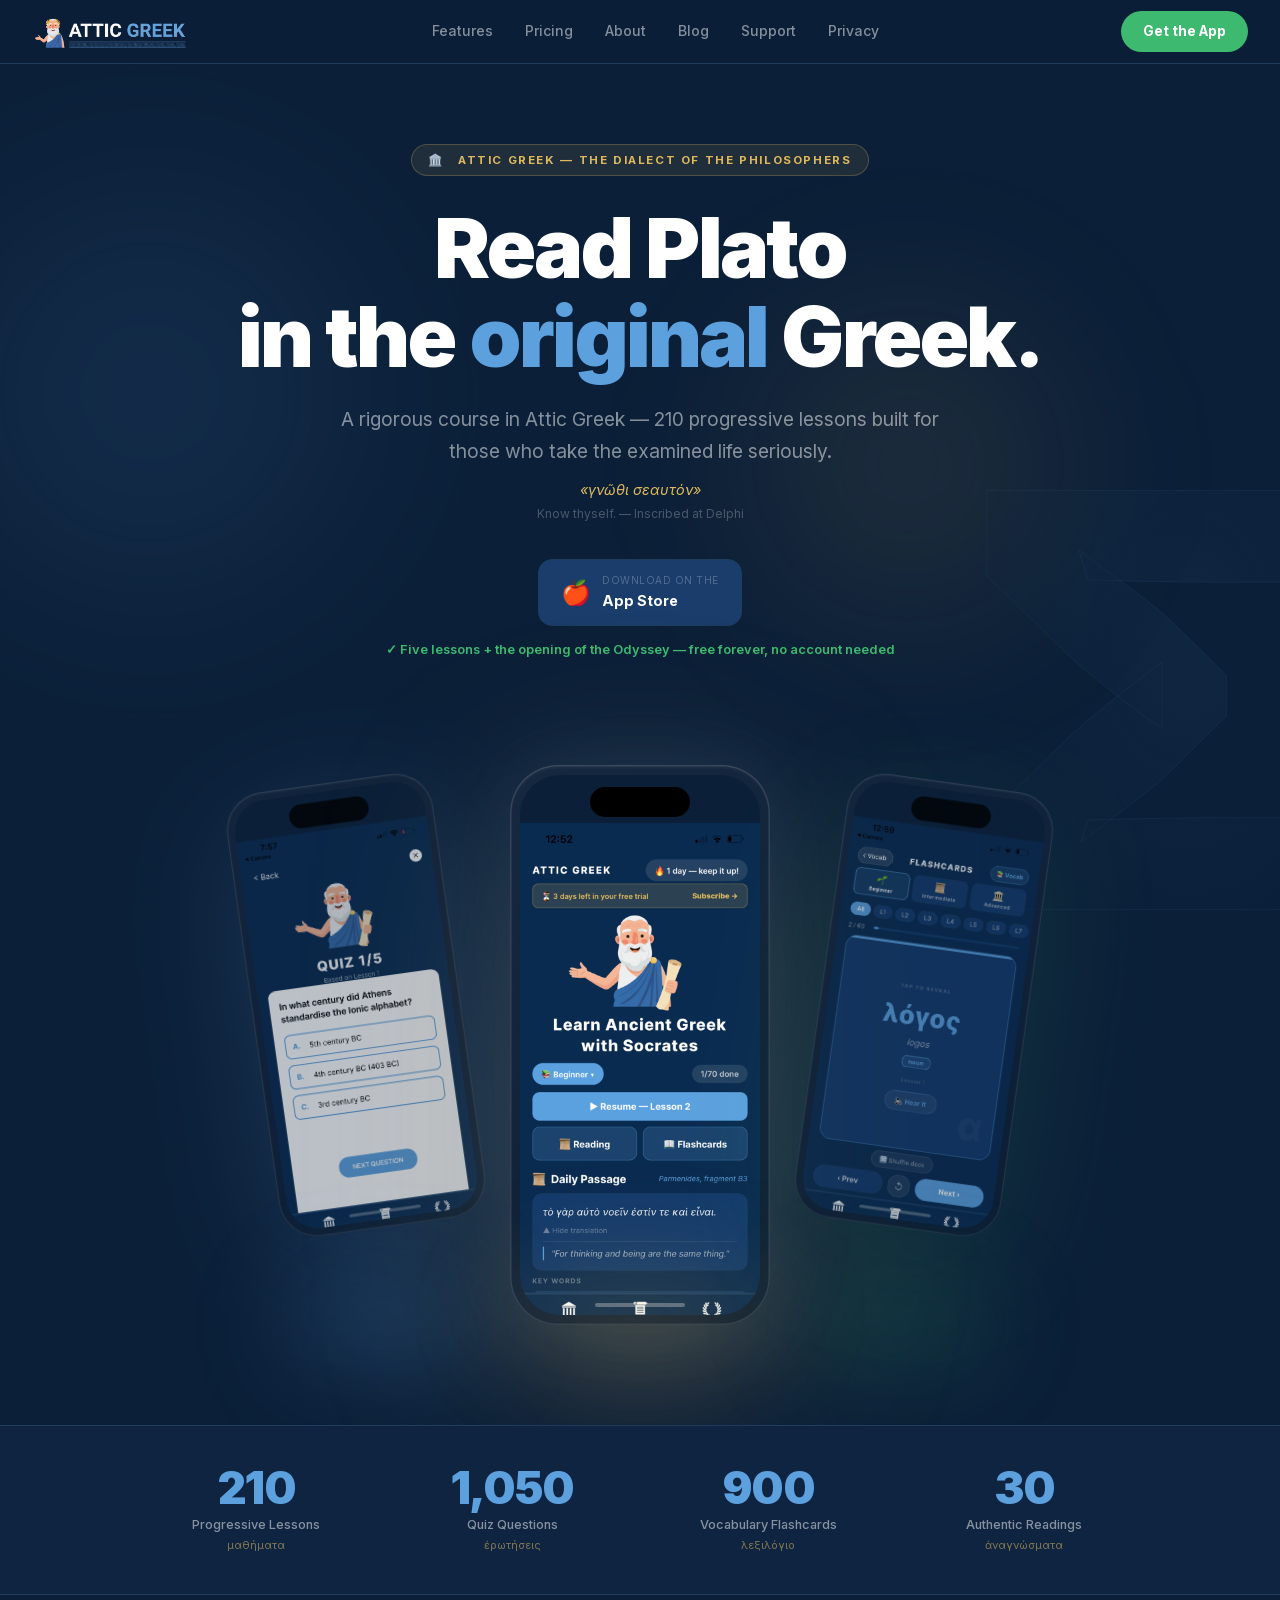
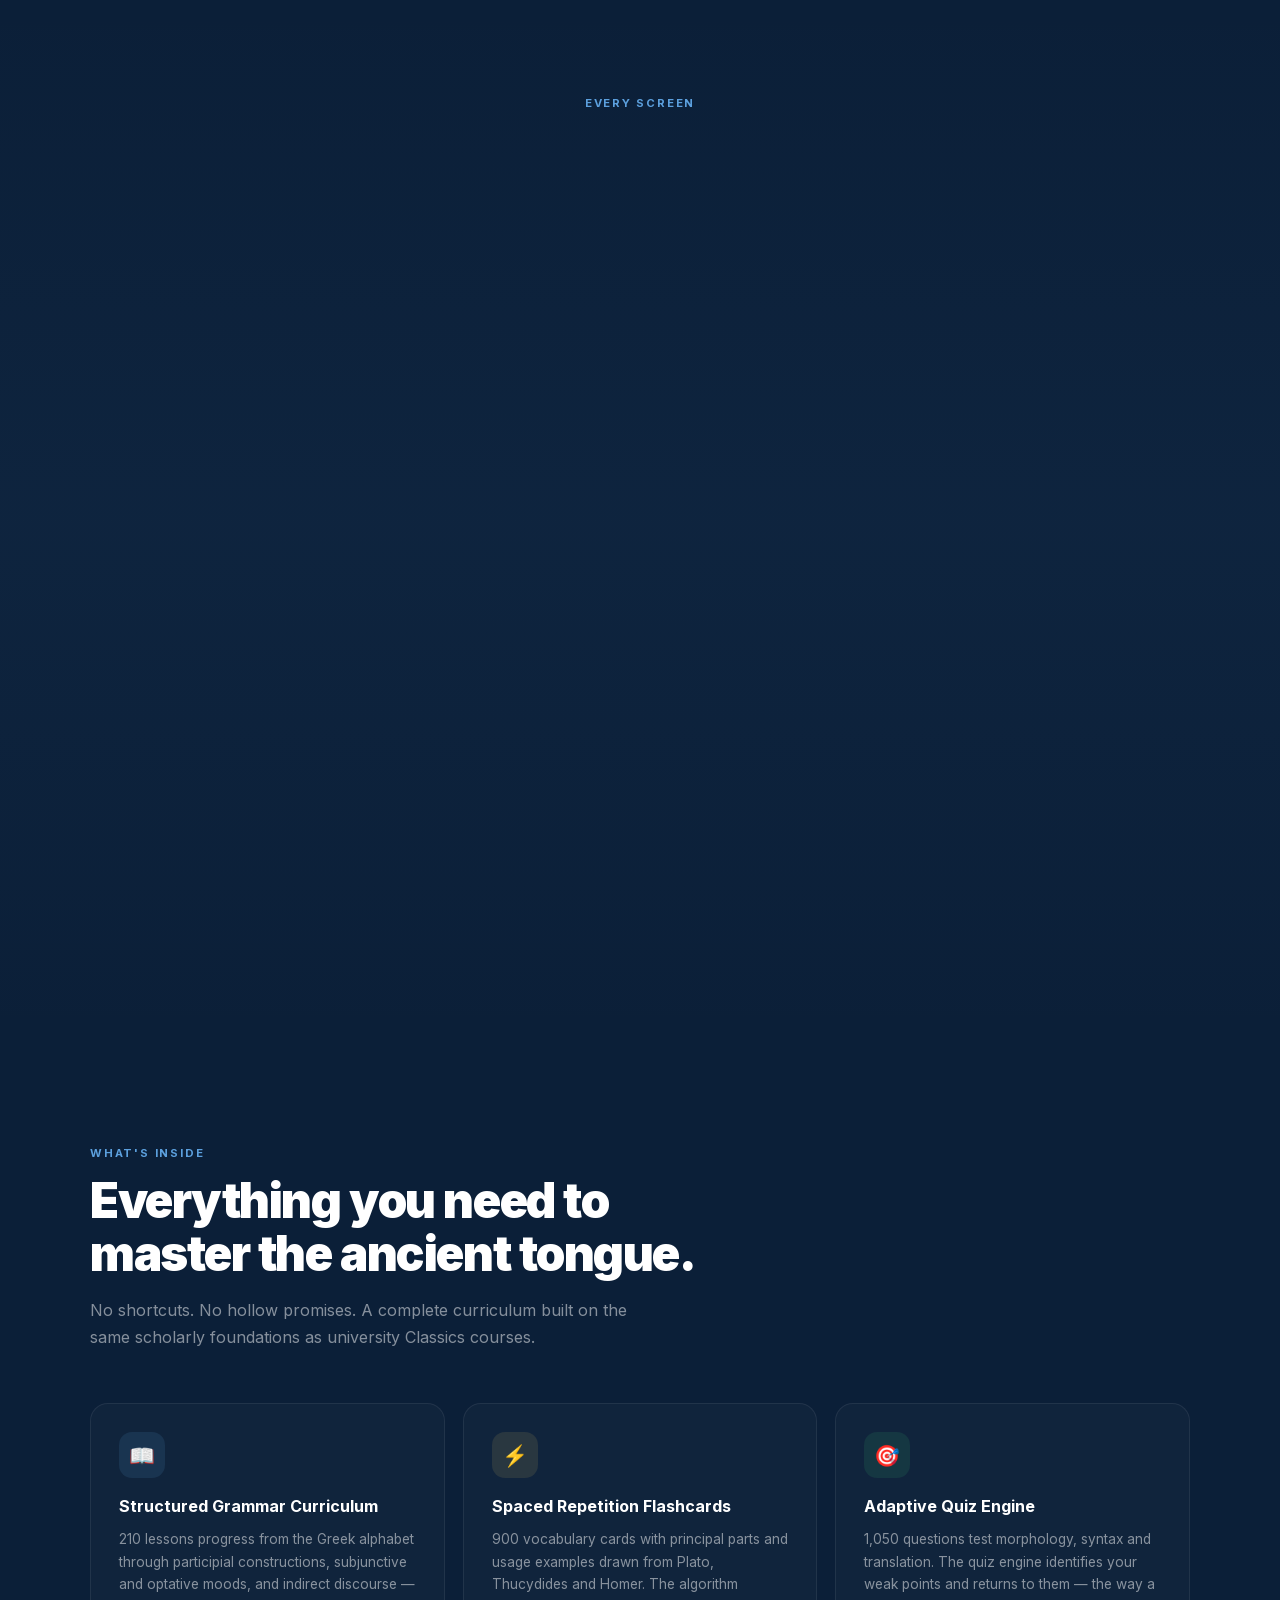
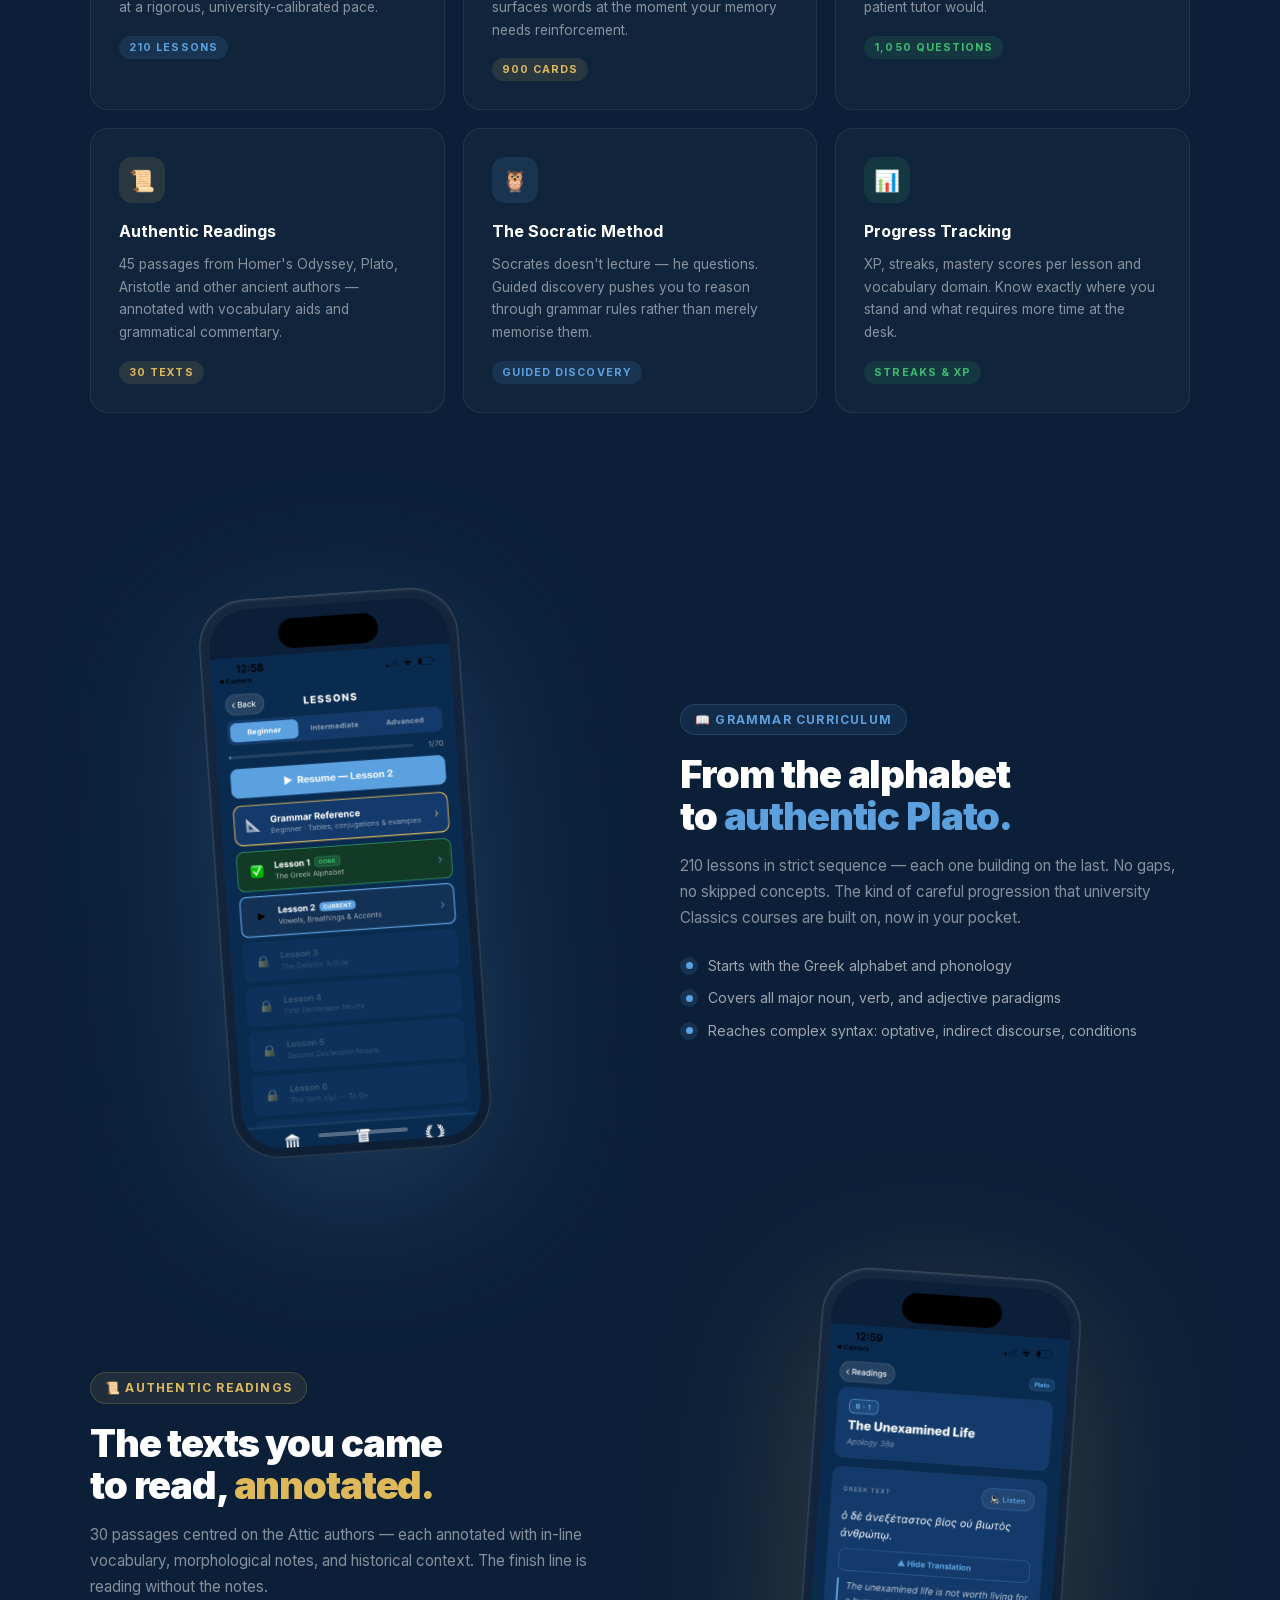
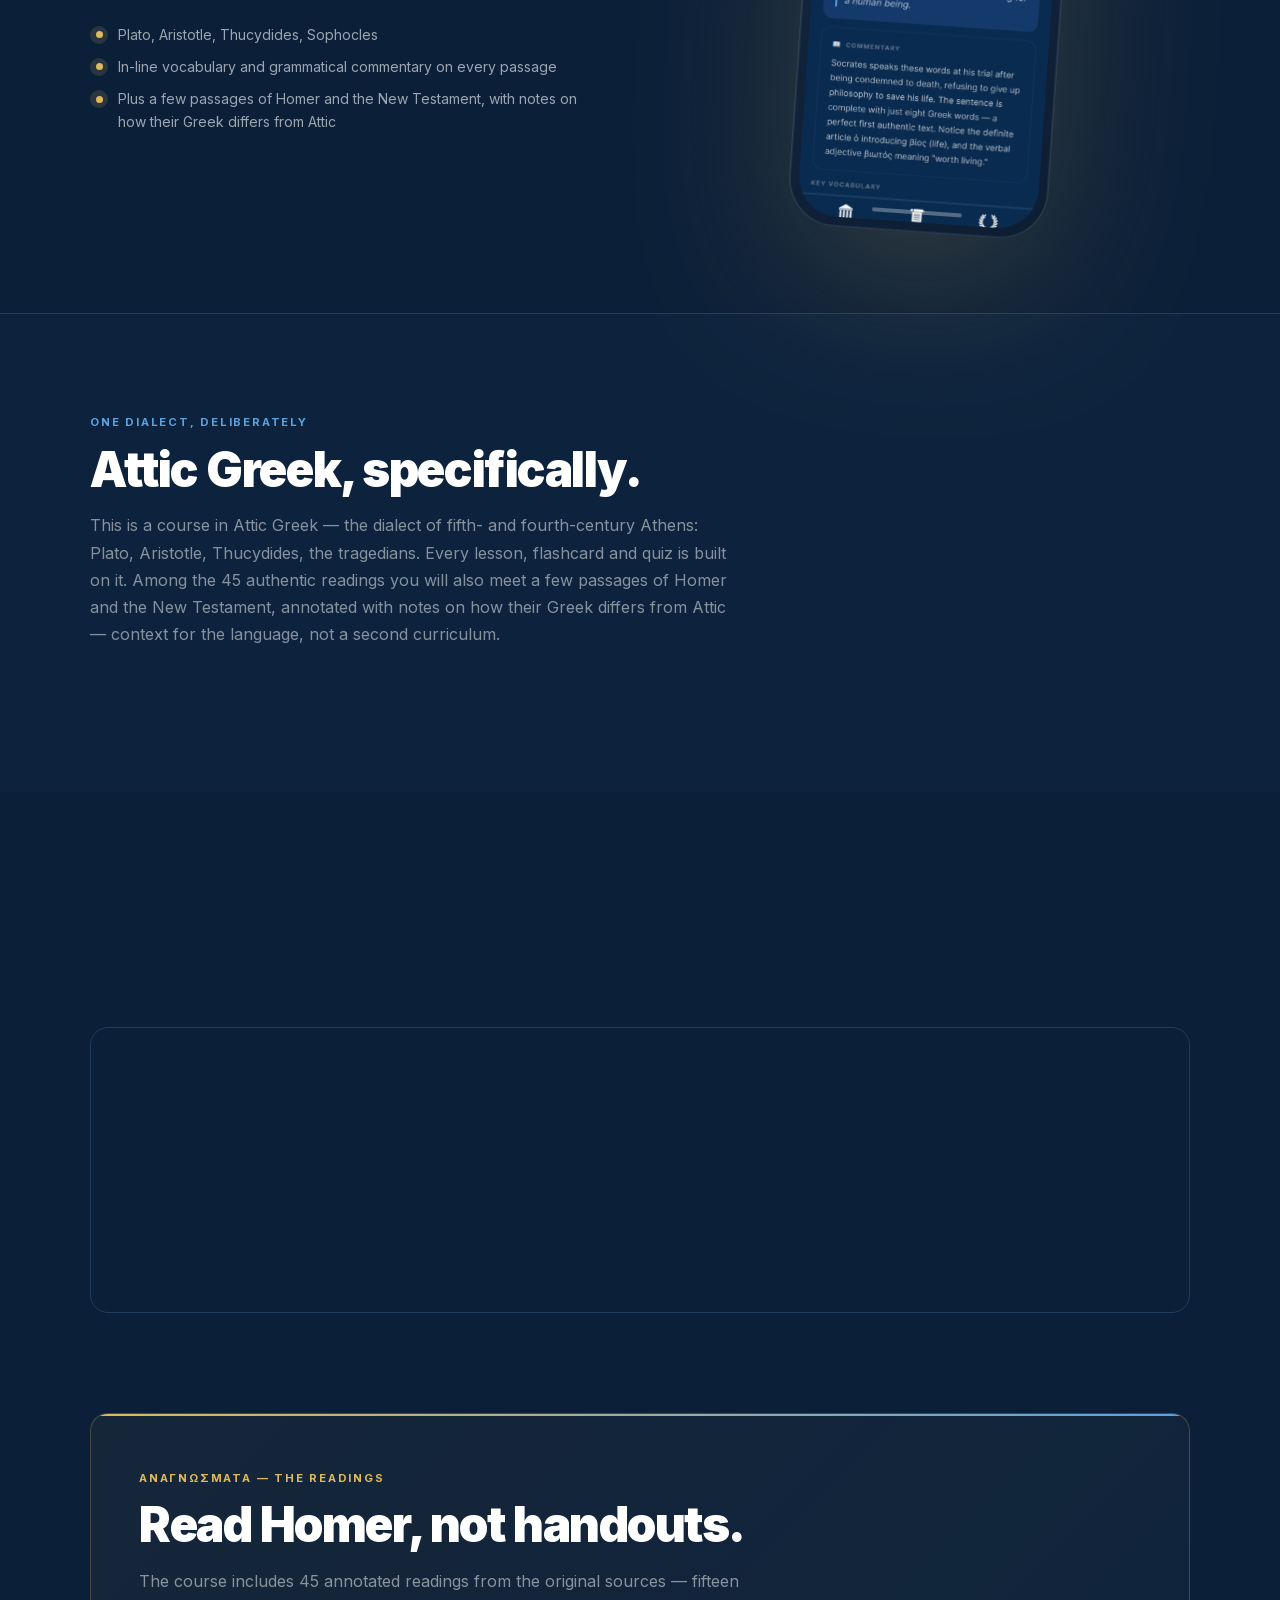
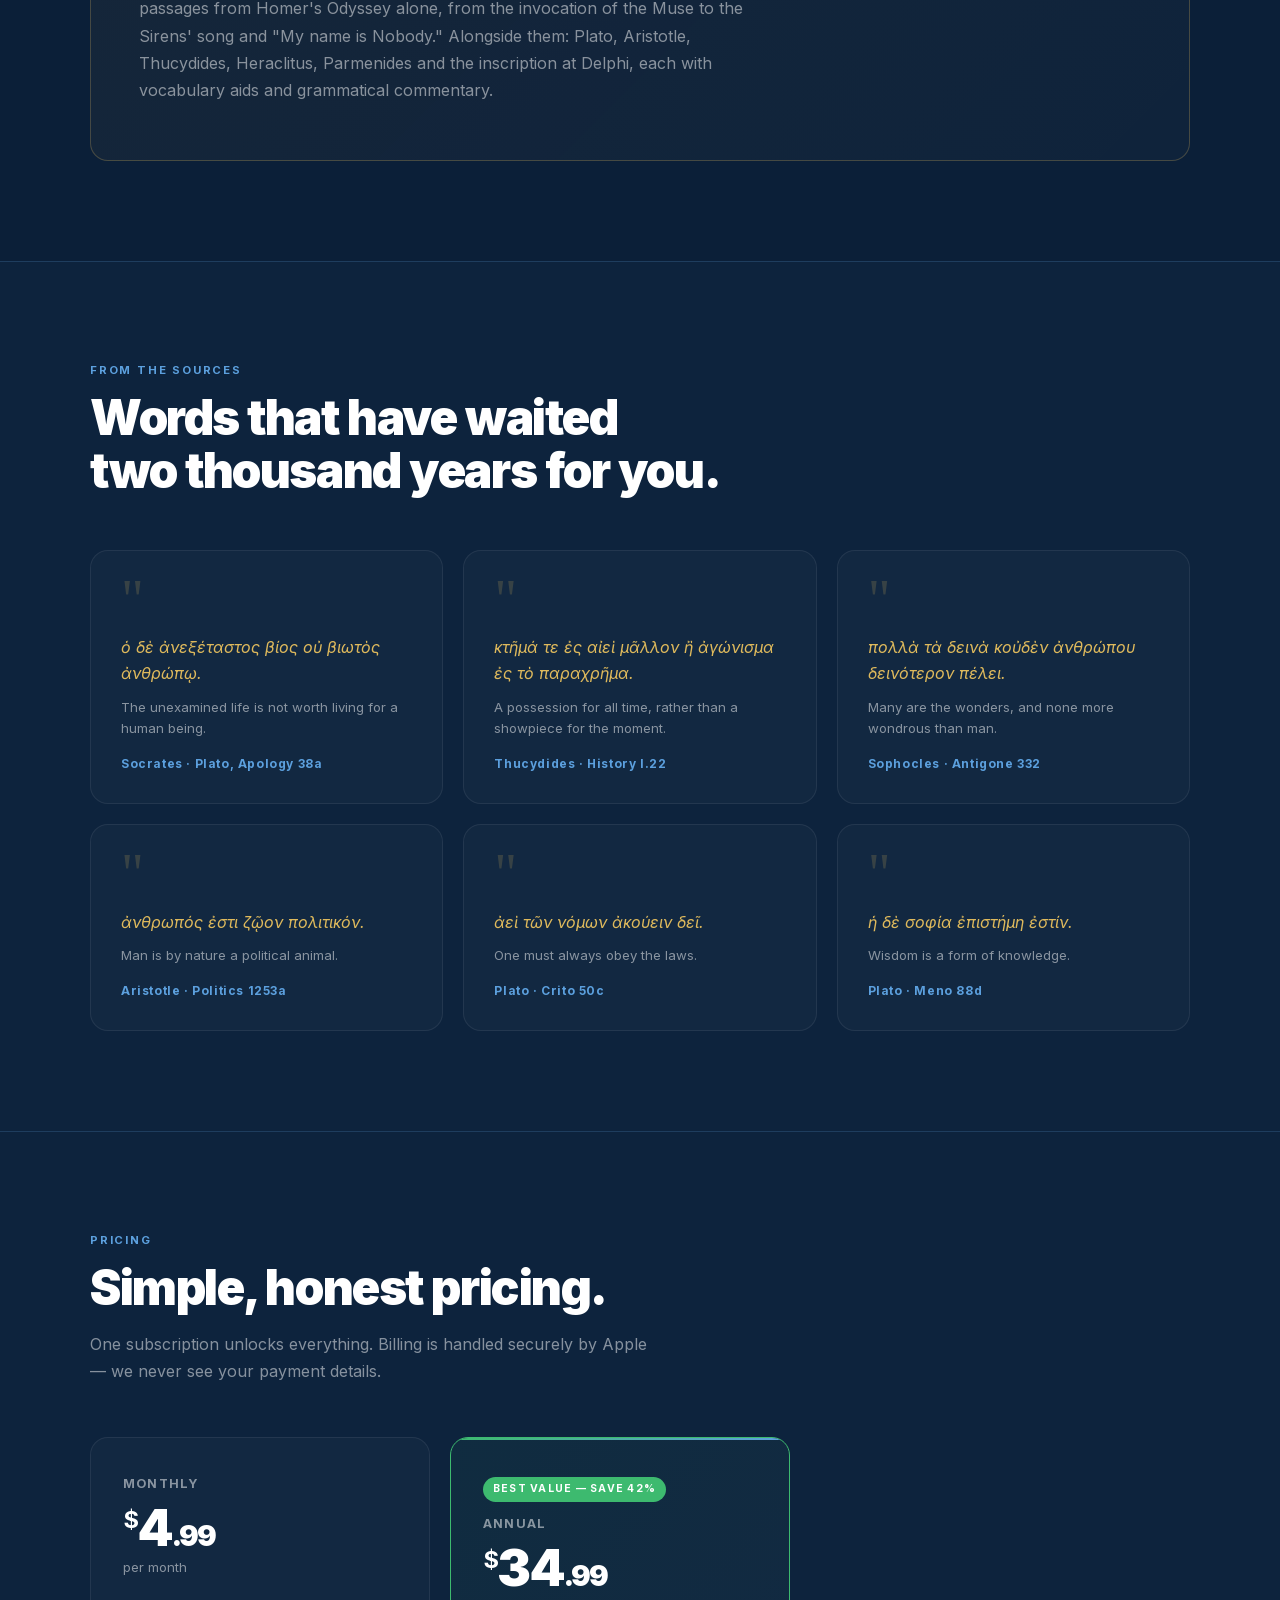
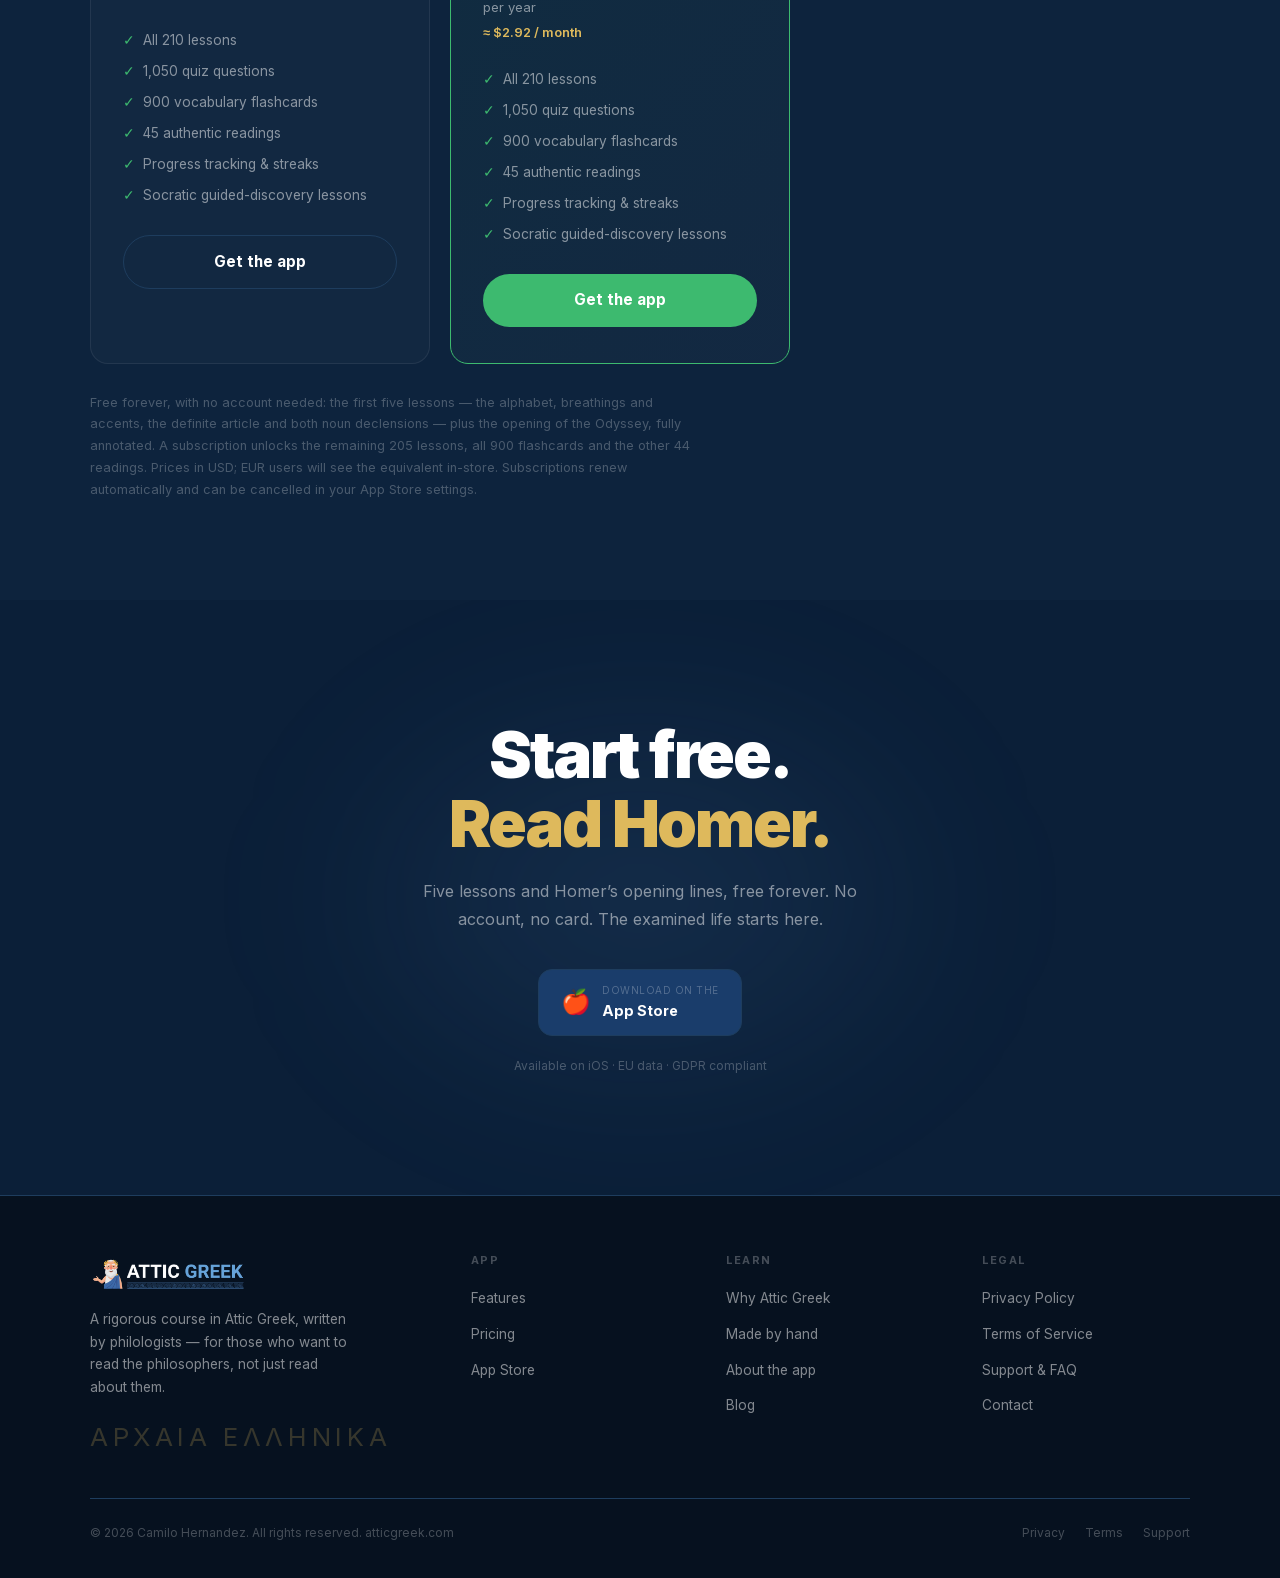
<file: index.html>
<!DOCTYPE html>
<html lang="en">
<head>
<meta charset="UTF-8">
<meta name="viewport" content="width=device-width, initial-scale=1.0">
<title>Attic Greek — Learn Ancient Greek</title>
<meta name="description" content="Learn Ancient Greek: five lessons and the opening of Homer's Odyssey free forever, no account needed. A rigorous course in Attic Greek — 210 lessons, 900 flashcards and 45 annotated readings from Homer, Plato and Aristotle. Written by philologists in Greece.">
<link rel="canonical" href="https://atticgreek.com/">

<!-- ── Open Graph ── -->
<meta property="og:type" content="website">
<meta property="og:title" content="Attic Greek — Learn Ancient Greek">
<meta property="og:description" content="Read Plato in the original Greek. 210 progressive lessons, 900 flashcards and annotated readings from Homer, Plato and Aristotle — written by philologists in Greece.">
<meta property="og:url" content="https://atticgreek.com/">
<meta property="og:site_name" content="Attic Greek">
<meta property="og:locale" content="en_US">
<meta property="og:image" content="https://atticgreek.com/assets/og-home.jpg">
<meta property="og:image:width" content="1200">
<meta property="og:image:height" content="630">
<meta property="og:image:alt" content="Attic Greek — Read Plato in the original Greek">

<!-- ── Twitter card ── -->
<meta name="twitter:card" content="summary_large_image">
<meta name="twitter:title" content="Attic Greek — Learn Ancient Greek">
<meta name="twitter:description" content="Read Plato in the original Greek. 210 progressive lessons, written by philologists in Greece.">
<meta name="twitter:image" content="https://atticgreek.com/assets/og-home.jpg">
<meta name="twitter:image:alt" content="Attic Greek — Read Plato in the original Greek">

<!-- ── Favicon ── -->
<link rel="icon" type="image/png" sizes="32x32" href="assets/favicon-32.png">
<link rel="icon" type="image/png" sizes="16x16" href="assets/favicon-16.png">
<link rel="apple-touch-icon" sizes="180x180" href="assets/apple-touch-icon.png">
<meta name="theme-color" content="#0b1f38">

<link rel="stylesheet" href="assets/fonts/fonts.css">
<style>
/* ══════════════════════════════════════════════
   RESET & TOKENS
══════════════════════════════════════════════ */
*, *::before, *::after { box-sizing: border-box; margin: 0; padding: 0; }
html { scroll-behavior: smooth; }
body {
  font-family: 'Inter', sans-serif;
  background: #0b1f38;
  color: #fff;
  overflow-x: hidden;
  line-height: 1.6;
}
a { color: inherit; text-decoration: none; }

:root {
  --bg:       #0b1f38;
  --surface:  #132b4a;
  --surface2: #1a3d6b;
  --border:   #1e3d5e;
  --accent:   #5ca0de;
  --green:    #3dba6f;
  --gold:     #deb95c;
  --gold-dim: rgba(222,185,92,0.15);
  --dim:      rgba(255,255,255,0.5);
  --dim2:     rgba(255,255,255,0.25);
  --r-card:   18px;
  --r-btn:    100px;
}

/* ══════════════════════════════════════════════
   PAGE SWITCHING
══════════════════════════════════════════════ */
.page { display: none; }
.page.active { display: block; }

/* ══════════════════════════════════════════════
   NAV
══════════════════════════════════════════════ */
nav {
  position: fixed; top: 0; left: 0; right: 0; z-index: 200;
  height: 64px;
  display: flex; align-items: center; justify-content: space-between;
  padding: 0 32px;
  background: rgba(11, 31, 56, 0.85);
  backdrop-filter: blur(16px);
  border-bottom: 1px solid var(--border);
  transition: box-shadow 0.3s;
}
nav.scrolled { box-shadow: 0 4px 40px rgba(0,0,0,0.4); }
.nav-logo {
  display: flex; align-items: center; gap: 10px;
  font-weight: 800; font-size: 1.05rem; letter-spacing: 0.05em;
  cursor: pointer;
}
.nav-logo .owl { font-size: 1.3rem; }
.nav-logo .ai { color: var(--accent); }
.nav-logo-img { height: 42px; width: auto; display: block; }
@media (max-width: 680px) { .nav-logo-img { height: 34px; } }
.nav-center { display: flex; align-items: center; gap: 32px; }
.nav-center a {
  font-size: 0.875rem; font-weight: 500; color: var(--dim);
  transition: color 0.2s; cursor: pointer;
}
.nav-center a:hover { color: #fff; }
.nav-cta {
  background: var(--green); color: #fff;
  font-weight: 700; font-size: 0.85rem;
  padding: 10px 22px; border-radius: var(--r-btn);
  transition: opacity 0.2s, transform 0.15s;
  white-space: nowrap; cursor: pointer;
}
.nav-cta:hover { opacity: 0.88; transform: translateY(-1px); }
.hamburger { display: none; flex-direction: column; gap: 5px; cursor: pointer; }
.hamburger span { display: block; width: 22px; height: 2px; background: #fff; border-radius: 2px; }
.mobile-nav {
  display: none; position: fixed; top: 64px; left: 0; right: 0; z-index: 199;
  background: #0b1f38; border-bottom: 1px solid var(--border);
  flex-direction: column; padding: 20px 28px; gap: 14px;
}
.mobile-nav.open { display: flex; }
.mobile-nav a { font-size: 1rem; font-weight: 500; color: var(--dim); padding: 4px 0; }

/* ══════════════════════════════════════════════
   PHONE MOCKUP
══════════════════════════════════════════════ */
.phone-wrap {
  position: relative; flex-shrink: 0;
  transition: transform 0.4s ease;
}
.phone-frame {
  position: relative;
  border-radius: 48px;
  overflow: hidden;
  width: 260px; height: 560px;
  background: linear-gradient(145deg, #162840 0%, #0d1e33 100%);
  box-shadow:
    inset 0 0 0 1.5px rgba(255,255,255,0.11),
    inset 0 2px 4px rgba(255,255,255,0.07);
  padding: 10px;
}
/* side buttons */
.phone-frame::before {
  content: '';
  position: absolute; left: -3px; top: 100px;
  width: 3px; height: 70px;
  background: rgba(255,255,255,0.12);
  border-radius: 2px 0 0 2px;
  box-shadow: 0 52px 0 rgba(255,255,255,0.12);
}
.phone-frame::after {
  content: '';
  position: absolute; right: -3px; top: 120px;
  width: 3px; height: 60px;
  background: rgba(255,255,255,0.12);
  border-radius: 0 2px 2px 0;
}
.phone-screen {
  width: 100%; height: 100%;
  border-radius: 40px;
  overflow: hidden;
  background: #091929;
  position: relative;
}
/* dynamic island */
.phone-island {
  position: absolute; top: 12px; left: 50%; transform: translateX(-50%);
  width: 100px; height: 30px; background: #000;
  border-radius: 20px; z-index: 10;
}
/* home indicator */
.phone-indicator {
  position: absolute; bottom: 8px; left: 50%; transform: translateX(-50%);
  width: 90px; height: 4px;
  background: rgba(255,255,255,0.3); border-radius: 4px; z-index: 10;
}
.phone-content {
  width: 100%; height: 100%;
  display: flex; align-items: center; justify-content: center;
  padding-top: 44px; /* below island */
}
/* real app screenshots inside the frame; padding keeps the
   island chrome clear of the app's own header row */
.phone-screen .screen-shot {
  width: 100%; height: 100%;
  padding-top: 48px;
  background: #0b1f38;
  object-fit: cover; object-position: top center;
  display: block;
}

/* Screenshot placeholder screens */
.screen-placeholder {
  width: 100%; height: 100%;
  display: flex; flex-direction: column; align-items: center; justify-content: center;
  gap: 12px; padding: 20px;
  background: linear-gradient(160deg, #0d2340 0%, #091929 100%);
}
.screen-placeholder .ph-label {
  font-size: 0.65rem; letter-spacing: 0.12em; text-transform: uppercase;
  color: var(--accent); font-weight: 700;
}
.screen-placeholder .ph-title {
  font-size: 1rem; font-weight: 800; color: #fff; text-align: center;
}
.screen-placeholder .ph-greek {
  font-size: 2.8rem; color: var(--gold); font-weight: 300; letter-spacing: 0.08em;
  line-height: 1;
}
.screen-placeholder .ph-note {
  font-size: 0.7rem; color: var(--dim2); text-align: center; line-height: 1.5;
  margin-top: 8px;
  background: rgba(92,160,222,0.08); border: 1px dashed rgba(92,160,222,0.25);
  border-radius: 10px; padding: 10px 12px;
}

/* ── Lesson screen ── */
.screen-lesson {
  width: 100%; height: 100%;
  background: linear-gradient(160deg, #0d2340 0%, #091929 100%);
  padding: 52px 18px 20px;
  display: flex; flex-direction: column; gap: 10px;
}
.sl-label { font-size: 0.62rem; letter-spacing: 0.14em; text-transform: uppercase; color: var(--accent); font-weight: 700; }
.sl-title { font-size: 1rem; font-weight: 800; color: #fff; }
.sl-greek { font-size: 2.4rem; color: var(--gold); font-weight: 300; letter-spacing: 0.06em; }
.sl-divider { height: 1px; background: var(--border); }
.sl-vocab { display: flex; flex-direction: column; gap: 0; }
.sl-row {
  display: flex; justify-content: space-between; align-items: center;
  padding: 7px 0; border-bottom: 1px solid rgba(255,255,255,0.05);
}
.sl-row:last-child { border-bottom: none; }
.sl-g { font-size: 1rem; color: var(--gold); }
.sl-e { font-size: 0.78rem; color: var(--dim); }
.sl-bar-wrap { background: rgba(255,255,255,0.08); border-radius: 100px; height: 5px; overflow: hidden; margin-top: 6px; }
.sl-bar-fill { width: 68%; height: 100%; background: linear-gradient(90deg, var(--accent), var(--green)); border-radius: 100px; }
.sl-bar-label { display: flex; justify-content: space-between; font-size: 0.65rem; color: var(--dim2); margin-top: 4px; }
.sl-streak { display: flex; align-items: center; gap: 5px; font-size: 0.75rem; color: var(--gold); font-weight: 600; margin-top: 4px; }

/* ── Quiz screen ── */
.screen-quiz {
  width: 100%; height: 100%;
  background: linear-gradient(160deg, #0a1e36 0%, #091929 100%);
  padding: 52px 18px 20px;
  display: flex; flex-direction: column; gap: 10px;
}
.sq-label { font-size: 0.62rem; letter-spacing: 0.14em; text-transform: uppercase; color: var(--gold); font-weight: 700; }
.sq-q { font-size: 0.88rem; font-weight: 700; color: #fff; line-height: 1.4; }
.sq-greek-q { font-size: 1.5rem; color: var(--gold); font-weight: 300; letter-spacing: 0.06em; text-align: center; padding: 8px 0; }
.sq-opts { display: flex; flex-direction: column; gap: 7px; }
.sq-opt {
  padding: 9px 12px; border-radius: 10px; font-size: 0.8rem; font-weight: 500;
  border: 1px solid var(--border); color: var(--dim);
  background: rgba(255,255,255,0.03);
}
.sq-opt.correct { border-color: var(--green); color: var(--green); background: rgba(61,186,111,0.08); }
.sq-opt.wrong { border-color: #e55; color: #e55; background: rgba(220,80,80,0.08); }
.sq-score { display: flex; justify-content: space-between; font-size: 0.7rem; color: var(--dim2); margin-top: 4px; }
.sq-score span { color: var(--accent); font-weight: 700; }

/* ── Flashcard screen ── */
.screen-flash {
  width: 100%; height: 100%;
  background: linear-gradient(160deg, #0e1f34 0%, #091929 100%);
  padding: 52px 16px 20px;
  display: flex; flex-direction: column; gap: 10px;
}
.sf-label { font-size: 0.62rem; letter-spacing: 0.14em; text-transform: uppercase; color: var(--accent); font-weight: 700; }
.sf-card {
  background: var(--surface2); border: 1px solid var(--border);
  border-radius: 14px; padding: 20px 16px;
  display: flex; flex-direction: column; align-items: center; gap: 6px;
  flex: 1; justify-content: center;
}
.sf-word { font-size: 2.6rem; color: var(--gold); font-weight: 300; letter-spacing: 0.08em; }
.sf-part { font-size: 0.7rem; color: var(--dim2); }
.sf-meaning { font-size: 0.95rem; color: #fff; font-weight: 600; }
.sf-ex { font-size: 0.72rem; color: var(--dim); font-style: italic; text-align: center; line-height: 1.4; margin-top: 4px; }
.sf-btns { display: flex; gap: 8px; }
.sf-btn {
  flex: 1; padding: 8px; border-radius: 10px; font-size: 0.75rem; font-weight: 700;
  text-align: center;
}
.sf-btn.hard { background: rgba(220,80,80,0.15); color: #e55; border: 1px solid rgba(220,80,80,0.3); }
.sf-btn.good { background: rgba(92,160,222,0.15); color: var(--accent); border: 1px solid rgba(92,160,222,0.3); }
.sf-btn.easy { background: rgba(61,186,111,0.15); color: var(--green); border: 1px solid rgba(61,186,111,0.3); }
.sf-count { font-size: 0.68rem; color: var(--dim2); text-align: center; }

/* ── Reading screen ── */
.screen-reading {
  width: 100%; height: 100%;
  background: linear-gradient(160deg, #0c1c33 0%, #091929 100%);
  padding: 52px 16px 20px;
  display: flex; flex-direction: column; gap: 8px;
}
.sr-label { font-size: 0.62rem; letter-spacing: 0.14em; text-transform: uppercase; color: var(--gold); font-weight: 700; }
.sr-source { font-size: 0.78rem; font-weight: 700; color: #fff; }
.sr-text { font-size: 0.82rem; color: var(--gold); line-height: 1.65; letter-spacing: 0.02em; }
.sr-highlight { background: rgba(222,185,92,0.15); border-radius: 3px; padding: 0 2px; }
.sr-trans { font-size: 0.75rem; color: var(--dim); line-height: 1.6; margin-top: 4px; }
.sr-note {
  background: rgba(92,160,222,0.08); border-left: 2px solid var(--accent);
  padding: 8px 10px; border-radius: 0 8px 8px 0;
  font-size: 0.7rem; color: var(--dim);
}
.sr-note strong { color: var(--accent); }
.sr-prog { display: flex; justify-content: space-between; font-size: 0.68rem; color: var(--dim2); margin-top: 4px; }

/* ══════════════════════════════════════════════
   ORB / GLOW BACKGROUNDS
══════════════════════════════════════════════ */
.orb {
  position: absolute; border-radius: 50%;
  filter: blur(80px); pointer-events: none;
}

/* ══════════════════════════════════════════════
   HERO
══════════════════════════════════════════════ */
.hero {
  min-height: 100vh; padding-top: 64px;
  display: flex; align-items: center; justify-content: center;
  position: relative; overflow: hidden;
}
.hero-bg-sigma {
  position: absolute;
  font-size: clamp(320px, 45vw, 700px);
  font-weight: 900; line-height: 1;
  color: transparent;
  -webkit-text-stroke: 1px rgba(92,160,222,0.07);
  background: radial-gradient(ellipse at 60% 40%, rgba(92,160,222,0.06) 0%, transparent 70%);
  -webkit-background-clip: text; background-clip: text;
  right: -5%; top: 50%; transform: translateY(-52%);
  user-select: none; pointer-events: none;
  letter-spacing: -0.02em;
}
.orb-blue { width: 500px; height: 500px; background: radial-gradient(circle, rgba(92,160,222,0.18), transparent); left: -100px; top: 10%; opacity: 0.7; }
.orb-gold { width: 360px; height: 360px; background: radial-gradient(circle, rgba(222,185,92,0.12), transparent); right: 15%; top: 20%; }

.hero-inner {
  max-width: 1240px; width: 100%; margin: 0 auto;
  padding: 80px 32px 100px;
  position: relative; z-index: 2;
  display: flex; flex-direction: column; align-items: center;
  text-align: center;
  gap: 0;
}
.hero-eyebrow {
  display: inline-flex; align-items: center; gap: 8px;
  font-size: 0.72rem; font-weight: 700; letter-spacing: 0.14em; text-transform: uppercase;
  color: var(--gold);
  background: rgba(222,185,92,0.1); border: 1px solid rgba(222,185,92,0.25);
  padding: 6px 16px; border-radius: 100px;
  margin-bottom: 28px;
}
.hero-title {
  font-size: clamp(3rem, 6.5vw, 5.4rem);
  font-weight: 900; line-height: 1.06; letter-spacing: -0.035em;
  margin-bottom: 22px; max-width: 900px;
}
.hero-title .accent { color: var(--accent); }
.hero-sub {
  font-size: clamp(1rem, 1.8vw, 1.2rem);
  color: var(--dim); line-height: 1.7; max-width: 600px;
  margin-bottom: 10px;
}
.hero-quote {
  font-size: 0.9rem; color: var(--gold); font-style: italic;
  margin-bottom: 36px;
}
.hero-quote span { display: block; font-size: 0.75rem; color: var(--dim2); font-style: normal; margin-top: 3px; }
.hero-store-btns { display: flex; gap: 14px; flex-wrap: wrap; justify-content: center; margin-bottom: 14px; }
.store-btn {
  display: flex; align-items: center; gap: 11px;
  background: var(--surface2); border: 1px solid var(--border);
  padding: 13px 22px; border-radius: 14px;
  transition: border-color 0.2s, transform 0.2s, box-shadow 0.2s;
  min-width: 168px;
}
.store-btn:hover { border-color: var(--accent); transform: translateY(-2px); box-shadow: 0 8px 32px rgba(92,160,222,0.15); }
.store-icon { font-size: 1.5rem; line-height: 1; }
.store-text { display: flex; flex-direction: column; text-align: left; }
.store-text small { font-size: 0.62rem; color: var(--dim2); letter-spacing: 0.05em; text-transform: uppercase; }
.store-text strong { font-size: 0.9rem; font-weight: 700; }
.hero-trial { font-size: 0.8rem; color: var(--green); font-weight: 600; }
.hero-trial::before { content: '✓ '; }

/* Phone trio */
.phone-trio {
  display: flex; align-items: flex-end; justify-content: center;
  gap: 24px; margin-top: 64px;
  position: relative;
}
.phone-trio .phone-side {
  opacity: 0.72;
  transition: opacity 0.3s;
}
.phone-trio .phone-side:hover { opacity: 0.9; }

/* glows under phones */
.phone-glow {
  position: absolute; bottom: -40px; border-radius: 50%;
  filter: blur(50px); pointer-events: none;
}
.glow-left { width: 200px; height: 80px; background: rgba(92,160,222,0.25); left: 60px; }
.glow-center { width: 280px; height: 100px; background: rgba(222,185,92,0.18); left: 50%; transform: translateX(-50%); }
.glow-right { width: 200px; height: 80px; background: rgba(61,186,111,0.2); right: 60px; }

/* ══════════════════════════════════════════════
   STATS STRIP
══════════════════════════════════════════════ */
.stats-strip {
  background: rgba(19,43,74,0.5);
  border-top: 1px solid var(--border); border-bottom: 1px solid var(--border);
  padding: 40px 32px;
}
.stats-inner {
  max-width: 1000px; margin: 0 auto;
  display: grid; grid-template-columns: repeat(4,1fr); gap: 24px;
}
.stat-item { text-align: center; }
.stat-num {
  font-size: clamp(2rem, 3.5vw, 2.8rem);
  font-weight: 900; color: var(--accent); letter-spacing: -0.04em; line-height: 1;
}
.stat-lbl { font-size: 0.8rem; color: var(--dim); font-weight: 500; margin-top: 4px; }
.stat-gr { font-size: 0.68rem; color: var(--gold); opacity: 0.55; margin-top: 2px; }

/* ══════════════════════════════════════════════
   SECTION SHARED
══════════════════════════════════════════════ */
.section { padding: 100px 32px; }
.section-inner { max-width: 1100px; margin: 0 auto; }
.section-eyebrow {
  font-size: 0.7rem; font-weight: 700; letter-spacing: 0.16em; text-transform: uppercase;
  color: var(--accent); margin-bottom: 12px;
}
.section-title {
  font-size: clamp(2rem, 4vw, 3rem);
  font-weight: 900; letter-spacing: -0.03em; line-height: 1.1; margin-bottom: 16px;
}
.section-sub { font-size: 1rem; color: var(--dim); max-width: 560px; line-height: 1.7; }

/* ══════════════════════════════════════════════
   SCREEN SWITCHER (Pulse-style)
══════════════════════════════════════════════ */
.switcher-section {
  padding: 100px 32px;
  background: linear-gradient(to bottom, transparent, rgba(92,160,222,0.04), transparent);
}
.switcher-inner { max-width: 900px; margin: 0 auto; text-align: center; }
.tab-bar {
  display: inline-flex; padding: 5px; gap: 4px;
  background: rgba(255,255,255,0.04); border: 1px solid rgba(255,255,255,0.07);
  border-radius: 20px; margin-bottom: 52px;
}
.tab-btn {
  padding: 9px 20px; border-radius: 14px;
  font-size: 0.85rem; font-weight: 600; cursor: pointer;
  border: none; background: transparent; color: var(--dim);
  transition: all 0.25s;
}
.tab-btn.active {
  background: linear-gradient(135deg, var(--accent), #3a80c0);
  color: #fff;
  box-shadow: 0 4px 20px rgba(92,160,222,0.35);
}
.tab-btn:hover:not(.active) { color: #fff; }
.switcher-phone { display: flex; justify-content: center; }
.screen-fade { transition: opacity 0.3s, transform 0.3s; }
.screen-fade.hiding { opacity: 0; transform: scale(0.97); }

/* ══════════════════════════════════════════════
   FEATURES GRID
══════════════════════════════════════════════ */
.features-grid {
  display: grid; grid-template-columns: repeat(3, 1fr); gap: 18px; margin-top: 52px;
}
.feat-card {
  background: rgba(255,255,255,0.025);
  border: 1px solid rgba(255,255,255,0.07);
  border-radius: var(--r-card); padding: 28px;
  transition: transform 0.25s, border-color 0.25s, background 0.25s;
  cursor: default;
}
.feat-card:hover {
  transform: translateY(-4px);
  border-color: rgba(92,160,222,0.3);
  background: rgba(92,160,222,0.04);
}
.feat-icon {
  width: 46px; height: 46px; border-radius: 13px;
  display: flex; align-items: center; justify-content: center;
  font-size: 1.3rem; margin-bottom: 16px;
}
.feat-title { font-size: 1rem; font-weight: 700; margin-bottom: 8px; }
.feat-desc { font-size: 0.858rem; color: var(--dim); line-height: 1.65; margin-bottom: 14px; }
.feat-badge {
  display: inline-block; font-size: 0.67rem; font-weight: 700;
  letter-spacing: 0.1em; text-transform: uppercase;
  padding: 3px 10px; border-radius: 100px;
}

/* ══════════════════════════════════════════════
   FEATURE SPOTLIGHT (alternating)
══════════════════════════════════════════════ */
.spotlight { padding: 80px 32px; }
.spotlight-inner { max-width: 1100px; margin: 0 auto; display: flex; flex-direction: column; gap: 120px; }
.spotlight-row {
  display: grid; grid-template-columns: 1fr 1fr;
  gap: 80px; align-items: center;
}
.spotlight-row.reverse { direction: rtl; }
.spotlight-row.reverse > * { direction: ltr; }
.spotlight-tag {
  display: inline-flex; align-items: center; gap: 7px;
  font-size: 0.75rem; font-weight: 700; letter-spacing: 0.1em; text-transform: uppercase;
  color: var(--accent);
  background: rgba(92,160,222,0.1); border: 1px solid rgba(92,160,222,0.2);
  padding: 5px 14px; border-radius: 100px; margin-bottom: 18px;
}
.spotlight-tag.gold { color: var(--gold); background: rgba(222,185,92,0.1); border-color: rgba(222,185,92,0.2); }
.spotlight-h {
  font-size: clamp(1.8rem, 3vw, 2.5rem);
  font-weight: 900; letter-spacing: -0.03em; line-height: 1.1; margin-bottom: 16px;
}
.spotlight-h em { font-style: normal; color: var(--accent); }
.spotlight-h em.gold { color: var(--gold); }
.spotlight-p { font-size: 0.95rem; color: var(--dim); line-height: 1.7; margin-bottom: 24px; }
.bullet-list { display: flex; flex-direction: column; gap: 10px; }
.bullet-item { display: flex; align-items: flex-start; gap: 10px; font-size: 0.875rem; color: rgba(255,255,255,0.6); }
.bullet-dot {
  width: 18px; height: 18px; border-radius: 50%; flex-shrink: 0; margin-top: 2px;
  display: flex; align-items: center; justify-content: center;
}
.bullet-dot::after { content: ''; width: 7px; height: 7px; border-radius: 50%; }
.bullet-dot.blue { background: rgba(92,160,222,0.15); }
.bullet-dot.blue::after { background: var(--accent); }
.bullet-dot.gold { background: rgba(222,185,92,0.15); }
.bullet-dot.gold::after { background: var(--gold); }
.spotlight-phone { display: flex; justify-content: center; }

/* ══════════════════════════════════════════════
   DIALECTS
══════════════════════════════════════════════ */
.dialects-section { padding: 100px 32px; background: rgba(19,43,74,0.3); border-top: 1px solid var(--border); }
.dialect-authors { font-size: 0.78rem; color: var(--accent); font-weight: 600; }

/* ══════════════════════════════════════════════
   QUOTES
══════════════════════════════════════════════ */
.quotes-section { padding: 100px 32px; }
.quotes-grid { display: grid; grid-template-columns: repeat(3,1fr); gap: 20px; margin-top: 52px; }
.quote-card {
  background: rgba(255,255,255,0.025); border: 1px solid rgba(255,255,255,0.07);
  border-radius: var(--r-card); padding: 30px;
  transition: border-color 0.25s, transform 0.25s;
}
.quote-card:hover { border-color: rgba(222,185,92,0.3); transform: translateY(-3px); }
.quote-qmark { font-size: 3.5rem; color: var(--gold); opacity: 0.18; line-height: 0.7; font-family: Georgia, serif; margin-bottom: 14px; }
.quote-greek { font-size: 1rem; color: var(--gold); line-height: 1.65; margin-bottom: 10px; font-style: italic; }
.quote-trans { font-size: 0.825rem; color: var(--dim); line-height: 1.65; margin-bottom: 14px; }
.quote-by { font-size: 0.75rem; font-weight: 700; color: var(--accent); letter-spacing: 0.05em; }

/* ══════════════════════════════════════════════
   PRICING
══════════════════════════════════════════════ */
.pricing-section { padding: 100px 32px; background: rgba(19,43,74,0.3); border-top: 1px solid var(--border); }
.pricing-grid { display: grid; grid-template-columns: repeat(2,1fr); gap: 20px; max-width: 700px; margin: 52px 0 0 0; }
.price-card {
  background: rgba(255,255,255,0.025); border: 1px solid rgba(255,255,255,0.07);
  border-radius: var(--r-card); padding: 36px 32px;
  position: relative; overflow: hidden;
  transition: transform 0.25s;
}
.price-card:hover { transform: translateY(-4px); }
.price-card.featured {
  border-color: var(--green);
  background: linear-gradient(135deg, rgba(61,186,111,0.06) 0%, rgba(255,255,255,0.025) 100%);
}
.price-card.featured::before {
  content: ''; position: absolute; top: 0; left: 0; right: 0; height: 2px;
  background: linear-gradient(90deg, var(--green), var(--accent));
}
.price-badge {
  display: inline-block; font-size: 0.65rem; font-weight: 700;
  letter-spacing: 0.12em; text-transform: uppercase;
  background: var(--green); color: #fff;
  padding: 4px 10px; border-radius: 100px; margin-bottom: 12px;
}
.price-period { font-size: 0.78rem; color: var(--dim); font-weight: 700; letter-spacing: 0.1em; text-transform: uppercase; margin-bottom: 8px; }
.price-amount {
  font-size: 3.2rem; font-weight: 900; letter-spacing: -0.04em; line-height: 1; margin-bottom: 4px;
}
.price-amount sup { font-size: 1.5rem; vertical-align: super; font-weight: 700; }
.price-sub { font-size: 0.82rem; color: var(--dim); margin-bottom: 5px; }
.price-equiv { font-size: 0.8rem; color: var(--gold); font-weight: 600; margin-bottom: 26px; }
.price-feats { list-style: none; display: flex; flex-direction: column; gap: 9px; margin-bottom: 28px; }
.price-feats li { display: flex; align-items: flex-start; gap: 8px; font-size: 0.858rem; color: var(--dim); }
.price-feats li::before { content: '✓'; color: var(--green); flex-shrink: 0; }
.btn-green {
  display: block; text-align: center; width: 100%;
  background: var(--green); color: #fff; font-weight: 700; font-size: 0.95rem;
  padding: 14px 20px; border-radius: var(--r-btn);
  border: none; cursor: pointer;
  transition: opacity 0.2s, transform 0.15s;
}
.btn-green:hover { opacity: 0.88; transform: translateY(-1px); }
.btn-ghost {
  display: block; text-align: center; width: 100%;
  background: transparent; color: #fff; font-weight: 700; font-size: 0.95rem;
  padding: 14px 20px; border-radius: var(--r-btn);
  border: 1px solid var(--border); cursor: pointer;
  transition: border-color 0.2s, transform 0.15s;
}
.btn-ghost:hover { border-color: var(--accent); transform: translateY(-1px); }
.pricing-note { margin-top: 28px; font-size: 0.8rem; color: var(--dim2); max-width: 600px; line-height: 1.7; }

/* ══════════════════════════════════════════════
   CTA FINAL
══════════════════════════════════════════════ */
.cta-section {
  padding: 120px 32px; text-align: center; position: relative; overflow: hidden;
}
.cta-orb {
  position: absolute; width: 600px; height: 400px; border-radius: 50%;
  background: radial-gradient(ellipse, rgba(92,160,222,0.12), transparent);
  filter: blur(80px); left: 50%; top: 50%; transform: translate(-50%,-50%);
  pointer-events: none;
}
.cta-inner { max-width: 700px; margin: 0 auto; position: relative; z-index: 2; }
.cta-title {
  font-size: clamp(2.6rem, 5vw, 4.2rem);
  font-weight: 900; letter-spacing: -0.035em; line-height: 1.08; margin-bottom: 20px;
}
.cta-title em { font-style: normal; color: var(--gold); }
.cta-sub { font-size: 1rem; color: var(--dim); max-width: 460px; margin: 0 auto 36px; line-height: 1.7; }
.cta-btns { display: flex; gap: 14px; justify-content: center; flex-wrap: wrap; }
.cta-note { margin-top: 20px; font-size: 0.75rem; color: var(--dim2); }

/* ══════════════════════════════════════════════
   HOW IT WORKS
══════════════════════════════════════════════ */
.hiw-section { padding: 100px 32px; }
.hiw-steps {
  display: grid; grid-template-columns: repeat(3,1fr); gap: 0;
  border: 1px solid var(--border); border-radius: var(--r-card); overflow: hidden;
  margin-top: 52px;
}
.hiw-step { padding: 40px 32px; border-right: 1px solid var(--border); }
.hiw-step:last-child { border-right: none; }
.hiw-letter {
  font-size: 4rem; font-weight: 900; line-height: 1; color: transparent;
  -webkit-text-stroke: 1px rgba(92,160,222,0.2); margin-bottom: 14px;
}
.hiw-title { font-size: 1.05rem; font-weight: 700; margin-bottom: 8px; }
.hiw-desc { font-size: 0.858rem; color: var(--dim); line-height: 1.65; }

/* ══════════════════════════════════════════════
   MADE BY HAND
══════════════════════════════════════════════ */
.humans-card {
  border: 1px solid rgba(222,185,92,0.25); border-radius: var(--r-card);
  padding: 56px 48px;
  background: linear-gradient(135deg, rgba(222,185,92,0.05) 0%, rgba(255,255,255,0.02) 100%);
  position: relative; overflow: hidden;
}
.humans-card::before {
  content: ''; position: absolute; top: 0; left: 0; right: 0; height: 2px;
  background: linear-gradient(90deg, var(--gold), var(--accent));
}
@media (max-width: 680px) { .humans-card { padding: 36px 24px; } }

/* ══════════════════════════════════════════════
   FOOTER
══════════════════════════════════════════════ */
footer {
  background: rgba(6, 14, 26, 0.8);
  border-top: 1px solid var(--border);
  padding: 56px 32px 36px;
}
.footer-grid {
  max-width: 1100px; margin: 0 auto;
  display: grid; grid-template-columns: 1.6fr 1fr 1fr 1fr; gap: 48px;
  margin-bottom: 40px;
}
.footer-brand .nav-logo { margin-bottom: 14px; }
.footer-tagline { font-size: 0.858rem; color: var(--dim); line-height: 1.65; margin-bottom: 18px; max-width: 260px; }
.footer-faded-greek { font-size: 1.6rem; color: var(--gold); opacity: 0.22; letter-spacing: 0.18em; }
.footer-col-h { font-size: 0.68rem; font-weight: 700; letter-spacing: 0.14em; text-transform: uppercase; color: var(--dim2); margin-bottom: 16px; }
.footer-links { list-style: none; display: flex; flex-direction: column; gap: 10px; }
.footer-links li a { font-size: 0.858rem; color: var(--dim); transition: color 0.2s; }
.footer-links li a:hover { color: #fff; }
.footer-bottom {
  max-width: 1100px; margin: 0 auto;
  display: flex; justify-content: space-between; align-items: center; flex-wrap: wrap; gap: 12px;
  padding-top: 24px; border-top: 1px solid var(--border);
}
.footer-copy { font-size: 0.75rem; color: var(--dim2); }
.footer-legal-links { display: flex; gap: 20px; }
.footer-legal-links a { font-size: 0.75rem; color: var(--dim2); transition: color 0.2s; }
.footer-legal-links a:hover { color: #fff; }

/* ══════════════════════════════════════════════
   LEGAL PAGES
══════════════════════════════════════════════ */
.legal-page { max-width: 780px; margin: 0 auto; padding: 100px 32px 80px; }
.legal-page h1 { font-size: clamp(1.8rem, 3vw, 2.4rem); font-weight: 900; letter-spacing: -0.03em; margin-bottom: 8px; }
.legal-updated { font-size: 0.8rem; color: var(--dim2); margin-bottom: 40px; }
.legal-page h2 { font-size: 1.05rem; font-weight: 700; color: var(--accent); margin: 36px 0 10px; }
.legal-page p { font-size: 0.9rem; color: var(--dim); line-height: 1.75; margin-bottom: 10px; }
.legal-page ul { padding-left: 20px; margin-bottom: 10px; }
.legal-page ul li { font-size: 0.9rem; color: var(--dim); line-height: 1.75; margin-bottom: 5px; }
.legal-page a { color: var(--accent); text-decoration: underline; }
.legal-back { display: inline-flex; align-items: center; gap: 6px; color: var(--accent); font-size: 0.875rem; font-weight: 600; margin-bottom: 32px; cursor: pointer; }

/* Support */
.faq-item { background: var(--surface); border: 1px solid var(--border); border-radius: var(--r-card); margin-bottom: 10px; overflow: hidden; }
.faq-q { padding: 18px 22px; font-size: 0.9rem; font-weight: 600; cursor: pointer; display: flex; justify-content: space-between; align-items: center; gap: 12px; transition: background 0.2s; }
.faq-q:hover { background: rgba(92,160,222,0.05); }
.faq-arrow { transition: transform 0.3s; color: var(--accent); flex-shrink: 0; }
.faq-q.open .faq-arrow { transform: rotate(180deg); }
.faq-a { display: none; padding: 14px 22px 18px; font-size: 0.875rem; color: var(--dim); line-height: 1.7; border-top: 1px solid var(--border); }
.faq-a.open { display: block; }
.contact-box { background: var(--surface); border: 1px solid var(--border); border-radius: var(--r-card); padding: 36px; text-align: center; margin-top: 40px; }
.contact-box h3 { font-size: 1.15rem; font-weight: 700; margin-bottom: 8px; }
.contact-box p { font-size: 0.9rem; color: var(--dim); margin-bottom: 16px; }
.contact-email { display: inline-block; background: rgba(92,160,222,0.1); border: 1px solid rgba(92,160,222,0.25); color: var(--accent); font-weight: 700; padding: 12px 26px; border-radius: var(--r-btn); font-size: 0.95rem; transition: background 0.2s; }
.contact-email:hover { background: rgba(92,160,222,0.18); }

/* ══════════════════════════════════════════════
   SCROLL ANIMATIONS
══════════════════════════════════════════════ */
.anim-up {
  opacity: 0; transform: translateY(32px);
  transition: opacity 0.65s ease, transform 0.65s ease;
}
.anim-up.visible { opacity: 1; transform: none; }
.anim-up.d1 { transition-delay: 0.1s; }
.anim-up.d2 { transition-delay: 0.2s; }
.anim-up.d3 { transition-delay: 0.3s; }
.anim-up.d4 { transition-delay: 0.4s; }
.anim-up.d5 { transition-delay: 0.5s; }

.anim-scale {
  opacity: 0; transform: scale(0.94);
  transition: opacity 0.6s ease, transform 0.6s ease;
}
.anim-scale.visible { opacity: 1; transform: scale(1); }

/* ══════════════════════════════════════════════
   RESPONSIVE
══════════════════════════════════════════════ */
@media (max-width: 900px) {
  .features-grid { grid-template-columns: repeat(2,1fr); }
  .dialects-grid { grid-template-columns: 1fr; }
  .quotes-grid { grid-template-columns: repeat(2,1fr); }
  .hiw-steps { grid-template-columns: 1fr; }
  .hiw-step { border-right: none; border-bottom: 1px solid var(--border); }
  .hiw-step:last-child { border-bottom: none; }
  .spotlight-row { grid-template-columns: 1fr; gap: 40px; }
  .spotlight-row.reverse { direction: ltr; }
  .footer-grid { grid-template-columns: 1fr 1fr; }
  .footer-brand { grid-column: 1 / -1; }
  .phone-trio .phone-side { display: none; }
  .phone-glow.glow-left, .phone-glow.glow-right { display: none; }
}
@media (max-width: 680px) {
  nav { padding: 0 20px; }
  .nav-center { display: none; }
  .nav-cta.desktop-only { display: none; }
  .hamburger { display: flex; }
  .hero-inner { padding: 60px 20px 80px; }
  .section { padding: 72px 20px; }
  .stats-inner { grid-template-columns: repeat(2,1fr); }
  .features-grid { grid-template-columns: 1fr; }
  .pricing-grid { grid-template-columns: 1fr; max-width: 100%; }
  .quotes-grid { grid-template-columns: 1fr; }
  .footer-grid { grid-template-columns: 1fr; gap: 28px; }
  .footer-bottom { flex-direction: column; align-items: flex-start; }
  .tab-bar { flex-wrap: wrap; border-radius: 16px; }
  .tab-btn { font-size: 0.78rem; padding: 7px 14px; }
  .phone-frame { width: 230px; height: 496px; }
}
@media (prefers-reduced-motion: reduce) {
  .anim-up, .anim-scale { opacity: 1 !important; transform: none !important; transition: none !important; }
}
</style>
</head>
<body>

<!-- ══════════════════════════════════════════
     NAV
══════════════════════════════════════════ -->
<nav id="mainNav">
  <div class="nav-logo" onclick="showPage('home')">
    <img src="assets/logo.png" alt="Attic Greek" class="nav-logo-img" width="600" height="160">
  </div>
  <div class="nav-center">
    <a onclick="showPage('home'); smoothTo('features')">Features</a>
    <a onclick="showPage('home'); smoothTo('pricing')">Pricing</a>
    <a onclick="showPage('home'); smoothTo('about')">About</a>
    <a href="/blog/">Blog</a>
    <a onclick="showPage('support')">Support</a>
    <a onclick="showPage('privacy')">Privacy</a>
  </div>
  <a class="nav-cta desktop-only" href="https://apps.apple.com/app/id6789966196?ct=website" target="_blank" rel="noopener">Get the App</a>
  <div class="hamburger" id="burger" onclick="toggleMobile()">
    <span></span><span></span><span></span>
  </div>
</nav>
<div class="mobile-nav" id="mobileNav">
  <a onclick="showPage('home'); smoothTo('features'); closeMobile()">Features</a>
  <a onclick="showPage('home'); smoothTo('pricing'); closeMobile()">Pricing</a>
  <a onclick="showPage('home'); smoothTo('about'); closeMobile()">About</a>
  <a href="/blog/">Blog</a>
  <a onclick="showPage('support'); closeMobile()">Support</a>
  <a onclick="showPage('privacy'); closeMobile()">Privacy Policy</a>
  <a onclick="showPage('terms'); closeMobile()">Terms of Service</a>
  <a href="https://apps.apple.com/app/id6789966196?ct=website" target="_blank" rel="noopener" onclick="closeMobile()" style="color:var(--green);font-weight:700;">Get the App →</a>
</div>

<!-- ══════════════════════════════════════════
     HOME PAGE
══════════════════════════════════════════ -->
<div id="page-home" class="page active">

  <!-- HERO -->
  <section class="hero" id="hero">
    <div class="hero-bg-sigma">Σ</div>
    <div class="orb orb-blue"></div>
    <div class="orb orb-gold"></div>

    <div class="hero-inner">
      <div class="hero-eyebrow anim-up">🏛️ &nbsp; Attic Greek — the dialect of the philosophers</div>
      <h1 class="hero-title anim-up d1">
        Read Plato<br>in the <span class="accent">original</span> Greek.
      </h1>
      <p class="hero-sub anim-up d2">
        A rigorous course in Attic Greek — 210 progressive lessons built for those who take the examined life seriously.
      </p>
      <p class="hero-quote anim-up d3">
        «γνῶθι σεαυτόν»
        <span>Know thyself. — Inscribed at Delphi</span>
      </p>
      <div class="hero-store-btns anim-up d3">
        <a href="https://apps.apple.com/app/id6789966196?ct=website" target="_blank" rel="noopener" class="store-btn">
          <span class="store-icon">🍎</span>
          <div class="store-text">
            <small>Download on the</small>
            <strong>App Store</strong>
          </div>
        </a>
      </div>
      <div class="hero-trial anim-up d4">Five lessons + the opening of the Odyssey — free forever, no account needed</div>

      <!-- PHONE TRIO -->
      <div class="phone-trio anim-scale d3">
        <!-- Left phone -->
        <div class="phone-wrap phone-side" style="transform: rotate(-8deg) scale(0.8); margin-bottom: 40px;">
          <div class="phone-frame" style="filter: drop-shadow(0 40px 80px rgba(92,160,222,0.25))">
            <div class="phone-screen">
              <div class="phone-island"></div>
              <img class="screen-shot" src="assets/screen-quiz.png" alt="Quiz screen — a multiple-choice question on the Greek alphabet">
              <div class="phone-indicator"></div>
            </div>
          </div>
        </div>

        <!-- Centre phone -->
        <div class="phone-wrap" style="filter: drop-shadow(0 50px 100px rgba(222,185,92,0.18)) drop-shadow(0 0 40px rgba(92,160,222,0.12));">
          <div class="phone-frame">
            <div class="phone-screen">
              <div class="phone-island"></div>
              <img class="screen-shot" src="assets/screen-home.png" alt="Home screen — Learn Ancient Greek with Socrates, daily passage and progress">
              <div class="phone-indicator"></div>
            </div>
          </div>
        </div>

        <!-- Right phone -->
        <div class="phone-wrap phone-side" style="transform: rotate(8deg) scale(0.8); margin-bottom: 40px;">
          <div class="phone-frame" style="filter: drop-shadow(0 40px 80px rgba(61,186,111,0.2))">
            <div class="phone-screen">
              <div class="phone-island"></div>
              <img class="screen-shot" src="assets/screen-flashcards.png" alt="Flashcards screen — the word λόγος with tap-to-reveal">
              <div class="phone-indicator"></div>
            </div>
          </div>
        </div>

        <div class="phone-glow glow-left"></div>
        <div class="phone-glow glow-center"></div>
        <div class="phone-glow glow-right"></div>
      </div>
    </div>
  </section>

  <!-- STATS STRIP -->
  <div class="stats-strip" id="features">
    <div class="stats-inner">
      <div class="stat-item anim-up"><div class="stat-num">210</div><div class="stat-lbl">Progressive Lessons</div><div class="stat-gr">μαθήματα</div></div>
      <div class="stat-item anim-up d1"><div class="stat-num">1,050</div><div class="stat-lbl">Quiz Questions</div><div class="stat-gr">ἐρωτήσεις</div></div>
      <div class="stat-item anim-up d2"><div class="stat-num">900</div><div class="stat-lbl">Vocabulary Flashcards</div><div class="stat-gr">λεξιλόγιο</div></div>
      <div class="stat-item anim-up d3"><div class="stat-num">30</div><div class="stat-lbl">Authentic Readings</div><div class="stat-gr">ἀναγνώσματα</div></div>
    </div>
  </div>

  <!-- SCREEN SWITCHER -->
  <section class="switcher-section">
    <div class="switcher-inner">
      <p class="section-eyebrow anim-up">Every screen</p>
      <h2 class="section-title anim-up d1">Crafted for the serious student.</h2>
      <p class="section-sub anim-up d2" style="margin: 0 auto 40px; max-width: 500px;">
        From first-day grammar through authentic philosophical texts — every view is built to move you closer to the original Greek.
      </p>
      <div class="tab-bar anim-up d2" id="tabBar">
        <button class="tab-btn active" onclick="switchTab(0)">Lessons</button>
        <button class="tab-btn" onclick="switchTab(1)">Quizzes</button>
        <button class="tab-btn" onclick="switchTab(2)">Flashcards</button>
        <button class="tab-btn" onclick="switchTab(3)">Vocabulary</button>
        <button class="tab-btn" onclick="switchTab(4)">Readings</button>
      </div>
      <div class="switcher-phone anim-scale d3">
        <div class="phone-wrap" id="switcherPhone" style="filter: drop-shadow(0 40px 80px rgba(92,160,222,0.2));">
          <div class="phone-frame" style="transform: scale(1.08);">
            <div class="phone-screen">
              <div class="phone-island"></div>
              <div id="switcherContent" class="screen-fade" style="height:100%;">
                <img class="screen-shot" src="assets/screen-lessons.png" alt="Lessons screen — beginner track with lesson list and progress">
              </div>
              <div class="phone-indicator"></div>
            </div>
          </div>
        </div>
      </div>
    </div>
  </section>

  <!-- FEATURES GRID -->
  <section class="section">
    <div class="section-inner">
      <p class="section-eyebrow anim-up">What's inside</p>
      <h2 class="section-title anim-up d1">Everything you need to<br>master the ancient tongue.</h2>
      <p class="section-sub anim-up d2">No shortcuts. No hollow promises. A complete curriculum built on the same scholarly foundations as university Classics courses.</p>
      <div class="features-grid" style="margin-top:52px;">
        <div class="feat-card anim-up d1">
          <div class="feat-icon" style="background:rgba(92,160,222,0.12);color:var(--accent);">📖</div>
          <div class="feat-title">Structured Grammar Curriculum</div>
          <div class="feat-desc">210 lessons progress from the Greek alphabet through participial constructions, subjunctive and optative moods, and indirect discourse — at a rigorous, university-calibrated pace.</div>
          <span class="feat-badge" style="background:rgba(92,160,222,0.12);color:var(--accent);">210 Lessons</span>
        </div>
        <div class="feat-card anim-up d2">
          <div class="feat-icon" style="background:rgba(222,185,92,0.12);color:var(--gold);">⚡</div>
          <div class="feat-title">Spaced Repetition Flashcards</div>
          <div class="feat-desc">900 vocabulary cards with principal parts and usage examples drawn from Plato, Thucydides and Homer. The algorithm surfaces words at the moment your memory needs reinforcement.</div>
          <span class="feat-badge" style="background:rgba(222,185,92,0.12);color:var(--gold);">900 Cards</span>
        </div>
        <div class="feat-card anim-up d3">
          <div class="feat-icon" style="background:rgba(61,186,111,0.12);color:var(--green);">🎯</div>
          <div class="feat-title">Adaptive Quiz Engine</div>
          <div class="feat-desc">1,050 questions test morphology, syntax and translation. The quiz engine identifies your weak points and returns to them — the way a patient tutor would.</div>
          <span class="feat-badge" style="background:rgba(61,186,111,0.12);color:var(--green);">1,050 Questions</span>
        </div>
        <div class="feat-card anim-up d1">
          <div class="feat-icon" style="background:rgba(222,185,92,0.12);color:var(--gold);">📜</div>
          <div class="feat-title">Authentic Readings</div>
          <div class="feat-desc">45 passages from Homer's Odyssey, Plato, Aristotle and other ancient authors — annotated with vocabulary aids and grammatical commentary.</div>
          <span class="feat-badge" style="background:rgba(222,185,92,0.12);color:var(--gold);">30 Texts</span>
        </div>
        <div class="feat-card anim-up d2">
          <div class="feat-icon" style="background:rgba(92,160,222,0.12);color:var(--accent);">🦉</div>
          <div class="feat-title">The Socratic Method</div>
          <div class="feat-desc">Socrates doesn't lecture — he questions. Guided discovery pushes you to reason through grammar rules rather than merely memorise them.</div>
          <span class="feat-badge" style="background:rgba(92,160,222,0.12);color:var(--accent);">Guided Discovery</span>
        </div>
        <div class="feat-card anim-up d3">
          <div class="feat-icon" style="background:rgba(61,186,111,0.12);color:var(--green);">📊</div>
          <div class="feat-title">Progress Tracking</div>
          <div class="feat-desc">XP, streaks, mastery scores per lesson and vocabulary domain. Know exactly where you stand and what requires more time at the desk.</div>
          <span class="feat-badge" style="background:rgba(61,186,111,0.12);color:var(--green);">Streaks & XP</span>
        </div>
      </div>
    </div>
  </section>

  <!-- SPOTLIGHT: Lessons -->
  <section class="spotlight">
    <div class="spotlight-inner">
      <div class="spotlight-row anim-up">
        <div class="spotlight-phone">
          <div class="phone-wrap" style="filter:drop-shadow(0 40px 80px rgba(92,160,222,0.22)); transform: rotate(-4deg);">
            <div class="phone-frame">
              <div class="phone-screen">
                <div class="phone-island"></div>
                <img class="screen-shot" src="assets/screen-lessons.png" alt="Lessons screen — beginner track with lesson list and progress">
                <div class="phone-indicator"></div>
              </div>
            </div>
          </div>
        </div>
        <div>
          <div class="spotlight-tag">📖 Grammar curriculum</div>
          <h2 class="spotlight-h">From the alphabet<br>to <em>authentic Plato.</em></h2>
          <p class="spotlight-p">210 lessons in strict sequence — each one building on the last. No gaps, no skipped concepts. The kind of careful progression that university Classics courses are built on, now in your pocket.</p>
          <div class="bullet-list">
            <div class="bullet-item"><div class="bullet-dot blue"></div>Starts with the Greek alphabet and phonology</div>
            <div class="bullet-item"><div class="bullet-dot blue"></div>Covers all major noun, verb, and adjective paradigms</div>
            <div class="bullet-item"><div class="bullet-dot blue"></div>Reaches complex syntax: optative, indirect discourse, conditions</div>
          </div>
        </div>
      </div>

      <div class="spotlight-row reverse anim-up">
        <div class="spotlight-phone">
          <div class="phone-wrap" style="filter:drop-shadow(0 40px 80px rgba(222,185,92,0.2)); transform: rotate(4deg);">
            <div class="phone-frame">
              <div class="phone-screen">
                <div class="phone-island"></div>
                <img class="screen-shot" src="assets/screen-readings.png" alt="Readings screen — Plato's Apology with translation and commentary">
                <div class="phone-indicator"></div>
              </div>
            </div>
          </div>
        </div>
        <div>
          <div class="spotlight-tag gold">📜 Authentic readings</div>
          <h2 class="spotlight-h">The texts you came<br>to read, <em class="gold">annotated.</em></h2>
          <p class="spotlight-p">30 passages centred on the Attic authors — each annotated with in-line vocabulary, morphological notes, and historical context. The finish line is reading without the notes.</p>
          <div class="bullet-list">
            <div class="bullet-item"><div class="bullet-dot gold"></div>Plato, Aristotle, Thucydides, Sophocles</div>
            <div class="bullet-item"><div class="bullet-dot gold"></div>In-line vocabulary and grammatical commentary on every passage</div>
            <div class="bullet-item"><div class="bullet-dot gold"></div>Plus a few passages of Homer and the New Testament, with notes on how their Greek differs from Attic</div>
          </div>
        </div>
      </div>
    </div>
  </section>

  <!-- THE DIALECT -->
  <section class="dialects-section" id="attic">
    <div class="section-inner">
      <p class="section-eyebrow anim-up">One dialect, deliberately</p>
      <h2 class="section-title anim-up d1">Attic Greek, specifically.</h2>
      <p class="section-sub anim-up d2" style="max-width:640px;">This is a course in Attic Greek — the dialect of fifth- and fourth-century Athens: Plato, Aristotle, Thucydides, the tragedians. Every lesson, flashcard and quiz is built on it. Among the 45 authentic readings you will also meet a few passages of Homer and the New Testament, annotated with notes on how their Greek differs from Attic — context for the language, not a second curriculum.</p>
      <div class="dialect-authors anim-up d3" style="margin-top:24px;">Plato · Aristotle · Thucydides · Sophocles · Euripides</div>
    </div>
  </section>

  <!-- HOW IT WORKS -->
  <section class="hiw-section" id="about">
    <div class="section-inner">
      <p class="section-eyebrow anim-up">How it works</p>
      <h2 class="section-title anim-up d1">Three steps. One ancient language.</h2>
      <div class="hiw-steps">
        <div class="hiw-step anim-up d1">
          <div class="hiw-letter">Α</div>
          <div class="hiw-title">Download the app</div>
          <div class="hiw-desc">Available on iOS. Install in a minute and open straight into the first lesson — no account required. The first five lessons and Homer’s invocation of the Muse stay free for good.</div>
        </div>
        <div class="hiw-step anim-up d2">
          <div class="hiw-letter">Β</div>
          <div class="hiw-title">Begin with the alphabet</div>
          <div class="hiw-desc">Even if you have no prior knowledge of Greek. The curriculum builds from scratch — one concept at a time, in the Socratic tradition of patient, sequential reasoning.</div>
        </div>
        <div class="hiw-step anim-up d3">
          <div class="hiw-letter">Γ</div>
          <div class="hiw-title">Read the philosophers</div>
          <div class="hiw-desc">The goal is always the text. Every lesson, flashcard and quiz brings you closer to reading Homer, Plato and Aristotle without an English crutch.</div>
        </div>
      </div>
    </div>
  </section>

  <!-- MADE BY HAND -->
  <section class="section" id="humans" style="padding-top:0;">
    <div class="section-inner">
      <div class="humans-card anim-up">
        <p class="section-eyebrow" style="color:var(--gold);">ΑΝΑΓΝΩΣΜΑΤΑ — The readings</p>
        <h2 class="section-title">Read Homer, not handouts.</h2>
        <p class="section-sub" style="max-width:640px;">The course includes 45 annotated readings from the original sources — fifteen passages from Homer's Odyssey alone, from the invocation of the Muse to the Sirens' song and "My name is Nobody." Alongside them: Plato, Aristotle, Thucydides, Heraclitus, Parmenides and the inscription at Delphi, each with vocabulary aids and grammatical commentary.</p>
      </div>
    </div>
  </section>

  <!-- QUOTES -->
  <section class="quotes-section" style="background:rgba(19,43,74,0.3);border-top:1px solid var(--border);">
    <div class="section-inner">
      <p class="section-eyebrow anim-up">From the sources</p>
      <h2 class="section-title anim-up d1">Words that have waited<br>two thousand years for you.</h2>
      <div class="quotes-grid">
        <div class="quote-card anim-up d1">
          <div class="quote-qmark">"</div>
          <div class="quote-greek">ὁ δὲ ἀνεξέταστος βίος οὐ βιωτὸς ἀνθρώπῳ.</div>
          <div class="quote-trans">The unexamined life is not worth living for a human being.</div>
          <div class="quote-by">Socrates · Plato, Apology 38a</div>
        </div>
        <div class="quote-card anim-up d2">
          <div class="quote-qmark">"</div>
          <div class="quote-greek">κτῆμά τε ἐς αἰεὶ μᾶλλον ἢ ἀγώνισμα ἐς τὸ παραχρῆμα.</div>
          <div class="quote-trans">A possession for all time, rather than a showpiece for the moment.</div>
          <div class="quote-by">Thucydides · History I.22</div>
        </div>
        <div class="quote-card anim-up d3">
          <div class="quote-qmark">"</div>
          <div class="quote-greek">πολλὰ τὰ δεινὰ κοὐδὲν ἀνθρώπου δεινότερον πέλει.</div>
          <div class="quote-trans">Many are the wonders, and none more wondrous than man.</div>
          <div class="quote-by">Sophocles · Antigone 332</div>
        </div>
        <div class="quote-card anim-up d1">
          <div class="quote-qmark">"</div>
          <div class="quote-greek">ἀνθρωπός ἐστι ζῷον πολιτικόν.</div>
          <div class="quote-trans">Man is by nature a political animal.</div>
          <div class="quote-by">Aristotle · Politics 1253a</div>
        </div>
        <div class="quote-card anim-up d2">
          <div class="quote-qmark">"</div>
          <div class="quote-greek">ἀεὶ τῶν νόμων ἀκούειν δεῖ.</div>
          <div class="quote-trans">One must always obey the laws.</div>
          <div class="quote-by">Plato · Crito 50c</div>
        </div>
        <div class="quote-card anim-up d3">
          <div class="quote-qmark">"</div>
          <div class="quote-greek">ἡ δὲ σοφία ἐπιστήμη ἐστίν.</div>
          <div class="quote-trans">Wisdom is a form of knowledge.</div>
          <div class="quote-by">Plato · Meno 88d</div>
        </div>
      </div>
    </div>
  </section>

  <!-- PRICING -->
  <section class="pricing-section" id="pricing">
    <div class="section-inner">
      <p class="section-eyebrow anim-up">Pricing</p>
      <h2 class="section-title anim-up d1">Simple, honest pricing.</h2>
      <p class="section-sub anim-up d2">One subscription unlocks everything. Billing is handled securely by Apple — we never see your payment details.</p>
      <div class="pricing-grid">
        <div class="price-card anim-up d1">
          <div class="price-period">Monthly</div>
          <div class="price-amount"><sup>$</sup>4<span style="font-size:1.8rem">.99</span></div>
          <div class="price-sub">per month</div>
          <div class="price-equiv" style="color:var(--dim2);">&nbsp;</div>
          <ul class="price-feats">
            <li>All 210 lessons</li>
            <li>1,050 quiz questions</li>
            <li>900 vocabulary flashcards</li>
            <li>45 authentic readings</li>
            <li>Progress tracking & streaks</li>
            <li>Socratic guided-discovery lessons</li>
          </ul>
          <a href="https://apps.apple.com/app/id6789966196?ct=website" target="_blank" rel="noopener" class="btn-ghost">Get the app</a>
        </div>
        <div class="price-card featured anim-up d2">
          <div class="price-badge">Best Value — Save 42%</div>
          <div class="price-period">Annual</div>
          <div class="price-amount"><sup>$</sup>34<span style="font-size:1.8rem">.99</span></div>
          <div class="price-sub">per year</div>
          <div class="price-equiv">≈ $2.92 / month</div>
          <ul class="price-feats">
            <li>All 210 lessons</li>
            <li>1,050 quiz questions</li>
            <li>900 vocabulary flashcards</li>
            <li>45 authentic readings</li>
            <li>Progress tracking & streaks</li>
            <li>Socratic guided-discovery lessons</li>
          </ul>
          <a href="https://apps.apple.com/app/id6789966196?ct=website" target="_blank" rel="noopener" class="btn-green">Get the app</a>
        </div>
      </div>
      <p class="pricing-note anim-up">Free forever, with no account needed: the first five lessons — the alphabet, breathings and accents, the definite article and both noun declensions — plus the opening of the Odyssey, fully annotated. A subscription unlocks the remaining 205 lessons, all 900 flashcards and the other 44 readings. Prices in USD; EUR users will see the equivalent in-store. Subscriptions renew automatically and can be cancelled in your App Store settings.</p>
    </div>
  </section>

  <!-- FINAL CTA -->
  <section class="cta-section">
    <div class="cta-orb"></div>
    <div class="cta-inner anim-up">
      <h2 class="cta-title">Start free.<br><em>Read Homer.</em></h2>
      <p class="cta-sub">Five lessons and Homer’s opening lines, free forever. No account, no card. The examined life starts here.</p>
      <div class="cta-btns">
        <a href="https://apps.apple.com/app/id6789966196?ct=website" target="_blank" rel="noopener" class="store-btn" style="min-width:0; background:var(--surface2);">
          <span class="store-icon">🍎</span>
          <div class="store-text"><small>Download on the</small><strong>App Store</strong></div>
        </a>
      </div>
      <p class="cta-note">Available on iOS · EU data · GDPR compliant</p>
    </div>
  </section>

  <!-- FOOTER -->
  <footer>
    <div class="footer-grid">
      <div class="footer-brand">
        <div class="nav-logo"><img src="assets/logo.png" alt="Attic Greek" class="nav-logo-img" width="600" height="160"></div>
        <p class="footer-tagline">A rigorous course in Attic Greek, written by philologists — for those who want to read the philosophers, not just read about them.</p>
        <div class="footer-faded-greek">ΑΡΧΑΙΑ ΕΛΛΗΝΙΚΑ</div>
      </div>
      <div>
        <div class="footer-col-h">App</div>
        <ul class="footer-links">
          <li><a onclick="smoothTo('features')">Features</a></li>
          <li><a onclick="smoothTo('pricing')">Pricing</a></li>
          <li><a href="https://apps.apple.com/app/id6789966196?ct=website" target="_blank" rel="noopener">App Store</a></li>
        </ul>
      </div>
      <div>
        <div class="footer-col-h">Learn</div>
        <ul class="footer-links">
          <li><a onclick="smoothTo('attic')">Why Attic Greek</a></li>
          <li><a onclick="smoothTo('humans')">Made by hand</a></li>
          <li><a onclick="smoothTo('about')">About the app</a></li>
          <li><a href="/blog/">Blog</a></li>
        </ul>
      </div>
      <div>
        <div class="footer-col-h">Legal</div>
        <ul class="footer-links">
          <li><a onclick="showPage('privacy')">Privacy Policy</a></li>
          <li><a onclick="showPage('terms')">Terms of Service</a></li>
          <li><a onclick="showPage('support')">Support & FAQ</a></li>
          <li><a href="mailto:support@atticgreek.com">Contact</a></li>
        </ul>
      </div>
    </div>
    <div class="footer-bottom">
      <div class="footer-copy">© 2026 Camilo Hernandez. All rights reserved. atticgreek.com</div>
      <div class="footer-legal-links">
        <a onclick="showPage('privacy')">Privacy</a>
        <a onclick="showPage('terms')">Terms</a>
        <a onclick="showPage('support')">Support</a>
      </div>
    </div>
  </footer>

</div><!-- /home page -->

<!-- ══════════════════════════════════════════
     PRIVACY POLICY
══════════════════════════════════════════ -->
<div id="page-privacy" class="page">
  <div class="legal-page">
    <div class="legal-back" onclick="showPage('home')">← Back to Attic Greek</div>
    <div style="display:inline-flex;align-items:center;gap:8px;font-size:0.7rem;font-weight:700;letter-spacing:0.14em;text-transform:uppercase;color:var(--accent);background:rgba(92,160,222,0.1);border:1px solid rgba(92,160,222,0.2);padding:5px 14px;border-radius:100px;margin-bottom:20px;">🔒 Legal</div>
    <h1>Privacy Policy</h1>
    <p class="legal-updated">Last updated: July 2026 · Effective date: July 2026</p>

    <h2>1. Who we are</h2>
    <p>Camilo Hernandez ("we", "us", "our") operates the Attic Greek mobile application (the "App") available on iOS. Our contact email is <a href="mailto:support@atticgreek.com">support@atticgreek.com</a> and our website is <a href="https://atticgreek.com">atticgreek.com</a>.</p>
    <p>This Privacy Policy explains what personal data we collect, how we use it, where it is stored, and what rights you have under the General Data Protection Regulation (GDPR) and other applicable data protection laws.</p>

    <h2>2. Data we collect</h2>
    <p>We collect only the data necessary to provide and improve the App:</p>
    <ul>
      <li><strong>Email address</strong> — collected when you create an account or contact support.</li>
      <li><strong>Learning progress</strong> — lessons completed, quiz scores, vocabulary mastery status.</li>
      <li><strong>Streak data</strong> — daily usage streaks tracked to support learning consistency.</li>
      <li><strong>Experience points (XP)</strong> — accumulated as you complete lessons and quizzes.</li>
      <li><strong>Quiz scores</strong> — individual and aggregate quiz performance data.</li>
    </ul>
    <p>We do not collect sensitive personal data such as health information, financial details, or precise geolocation. We do not collect data from children under 13.</p>

    <h2>3. How we use your data</h2>
    <p>We use the data we collect for the following purposes:</p>
    <ul>
      <li>To provide and maintain your account and personalised learning experience.</li>
      <li>To track and display your progress, streaks and XP within the App.</li>
      <li>To send account-related notifications (e.g. password resets, subscription status). We do not send marketing emails without your explicit consent.</li>
      <li>To respond to support requests sent to support@atticgreek.com.</li>
      <li>To improve the App based on aggregate, anonymised usage patterns.</li>
    </ul>
    <p>Our legal basis for processing personal data is (a) performance of a contract when you use the App under our Terms of Service, and (b) legitimate interests in improving our service through anonymised analytics.</p>

    <h2>4. Where your data is stored</h2>
    <p>Your data is stored in the European Union. We use <strong>Supabase</strong> as our database infrastructure, hosted in the <strong>eu-north-1 region (Stockholm, Sweden)</strong>. Supabase is compliant with GDPR and processes data under a Data Processing Agreement. No data is transferred outside the European Economic Area except where covered by an appropriate legal mechanism such as Standard Contractual Clauses.</p>

    <h2>5. Data retention</h2>
    <p>We retain your personal data for as long as your account is active. If you delete your account (which you can do directly within the App), all personal data associated with your account is permanently deleted from our systems within 30 days.</p>

    <h2>6. Third parties</h2>
    <p>We do not sell, rent, or share your personal data with third parties for commercial purposes. The only third parties with access to your data are:</p>
    <ul>
      <li><strong>Supabase</strong> — database infrastructure (EU, Stockholm).</li>
      <li><strong>Apple App Store</strong> — for subscription billing and app distribution. We do not receive your payment details; billing is handled entirely by Apple under its own privacy policy.</li>
    </ul>

    <h2>7. Your rights under GDPR</h2>
    <p>If you are located in the European Economic Area, you have the following rights:</p>
    <ul>
      <li><strong>Access</strong> — request a copy of the personal data we hold about you.</li>
      <li><strong>Rectification</strong> — ask us to correct inaccurate data.</li>
      <li><strong>Erasure</strong> — request deletion of your personal data. You may also delete your account directly within the App.</li>
      <li><strong>Restriction</strong> — ask us to restrict processing of your data in certain circumstances.</li>
      <li><strong>Portability</strong> — receive your data in a structured, machine-readable format.</li>
      <li><strong>Objection</strong> — object to processing based on legitimate interests.</li>
    </ul>
    <p>To exercise any of these rights, email us at <a href="mailto:support@atticgreek.com">support@atticgreek.com</a>. We will respond within 30 days. You also have the right to lodge a complaint with your national data protection authority.</p>

    <h2>8. Cookies and tracking</h2>
    <p>The Attic Greek mobile app does not use cookies. If you access our website atticgreek.com, minimal analytics may be used to measure visitor counts; no cross-site tracking or advertising cookies are deployed.</p>

    <h2>9. Security</h2>
    <p>We implement appropriate technical and organisational measures to protect your personal data, including encrypted data transmission (TLS) and access controls limiting who can view personal data. No method of transmission over the internet is 100% secure; we cannot guarantee absolute security but commit to promptly notifying affected users in the event of a data breach as required by GDPR.</p>

    <h2>10. Changes to this policy</h2>
    <p>We may update this Privacy Policy from time to time. If we make material changes, we will notify you via the App or by email. The "last updated" date at the top of this page reflects the most recent revision.</p>

    <h2>11. Contact</h2>
    <p>For any privacy-related questions or to exercise your rights, contact us at: <a href="mailto:support@atticgreek.com">support@atticgreek.com</a></p>
  </div>
  <footer style="border-top:1px solid var(--border);padding:28px 32px;text-align:center;">
    <div style="display:flex;gap:20px;justify-content:center;flex-wrap:wrap;">
      <a onclick="showPage('home')" style="font-size:0.858rem;color:var(--accent);cursor:pointer;">← Home</a>
      <a onclick="showPage('terms')" style="font-size:0.858rem;color:var(--dim);cursor:pointer;">Terms of Service</a>
      <a onclick="showPage('support')" style="font-size:0.858rem;color:var(--dim);cursor:pointer;">Support</a>
    </div>
  </footer>
</div>

<!-- ══════════════════════════════════════════
     TERMS OF SERVICE
══════════════════════════════════════════ -->
<div id="page-terms" class="page">
  <div class="legal-page">
    <div class="legal-back" onclick="showPage('home')">← Back to Attic Greek</div>
    <div style="display:inline-flex;align-items:center;gap:8px;font-size:0.7rem;font-weight:700;letter-spacing:0.14em;text-transform:uppercase;color:var(--accent);background:rgba(92,160,222,0.1);border:1px solid rgba(92,160,222,0.2);padding:5px 14px;border-radius:100px;margin-bottom:20px;">📋 Legal</div>
    <h1>Terms of Service</h1>
    <p class="legal-updated">Last updated: July 2026 · Effective date: July 2026</p>

    <h2>1. Acceptance of terms</h2>
    <p>By downloading, installing or using the Attic Greek application (the "App"), you agree to be bound by these Terms of Service ("Terms"). If you do not agree to these Terms, do not use the App. These Terms constitute a legally binding agreement between you and Camilo Hernandez ("we", "us", "our").</p>

    <h2>2. The App and service</h2>
    <p>Attic Greek provides a structured course in Ancient Greek (Attic Greek, with introductory exposure to Homeric and Koine Greek), comprising lessons, quizzes, vocabulary flashcards, and authentic readings, guided by a Socrates tutor character in the Socratic tradition.</p>
    <p>We reserve the right to modify, update, or discontinue any part of the App at any time. We will endeavour to give reasonable notice of significant changes.</p>

    <h2>3. Accounts</h2>
    <p>You must provide a valid email address to create an account. You are responsible for maintaining the confidentiality of your account credentials and for all activity that occurs under your account. You must be at least 13 years old to use the App; if you are under 18, you confirm that a parent or legal guardian has consented to these Terms on your behalf.</p>

    <h2>4. Free content and subscription</h2>
    <p><strong>Free content.</strong> Lessons 1 to 5, together with their quizzes and vocabulary, and one annotated reading (Odyssey 1.1–2), are available free of charge and indefinitely, without an account and without payment details. No charge of any kind is made for this content.</p>
    <p><strong>Subscription plans.</strong> Access to the remaining lessons, the flashcards and the readings requires a paid subscription:</p>
    <ul>
      <li><strong>Monthly subscription:</strong> $4.99 USD per month (price may vary by region and will be shown in the applicable App Store).</li>
      <li><strong>Annual subscription:</strong> $34.99 USD per year (approximately $2.92/month).</li>
    </ul>
    <p><strong>Billing.</strong> All subscription billing is processed by Apple through the App Store. We do not store or process your payment information directly. By subscribing, you also agree to Apple's payment terms.</p>
    <p><strong>Auto-renewal.</strong> Subscriptions renew automatically at the end of each billing period unless cancelled at least 24 hours before the renewal date.</p>

    <h2>5. Cancellation and refunds</h2>
    <p><strong>Cancellation.</strong> You may cancel your subscription at any time through your Apple App Store account settings. Cancellation takes effect at the end of the current billing period; you retain access until that date.</p>
    <p><strong>Introductory offers.</strong> Where a free introductory period is offered with a subscription, it is administered by Apple and eligibility is determined by Apple per Apple ID. To avoid being charged, cancel before that period ends.</p>
    <p><strong>Refunds.</strong> Because billing is managed by Apple, refund requests must be submitted directly to Apple in accordance with its refund policy. We do not have the ability to issue refunds directly but will cooperate with any legitimate refund request directed to us through the App Store.</p>

    <h2>6. Content and intellectual property</h2>
    <p>All content within the App — including lesson texts, quiz questions, flashcard content, UI design, the Socrates tutor character, and course structure — is owned by or licensed to Camilo Hernandez and is protected by copyright and intellectual property law.</p>
    <p>Authentic ancient texts included in the readings section are in the public domain. Modern annotations and commentary provided within the App are owned by Camilo Hernandez.</p>
    <p>You are granted a limited, non-exclusive, non-transferable, revocable licence to use the App for personal, non-commercial educational purposes only.</p>

    <h2>7. Acceptable use</h2>
    <p>You agree not to: attempt to reverse-engineer or extract the App's content; share your account credentials; use the App in any way that violates applicable law; or attempt to circumvent subscription requirements through technical means.</p>

    <h2>8. Disclaimer of warranties</h2>
    <p>The App is provided "as is" and "as available" without warranty of any kind, express or implied. We do not guarantee that the App will be error-free or uninterrupted.</p>

    <h2>9. Limitation of liability</h2>
    <p>To the maximum extent permitted by applicable law, Camilo Hernandez shall not be liable for any indirect, incidental, special, consequential, or punitive damages arising from your use of the App. Our total liability shall not exceed the amount you have paid us in the twelve months preceding the claim.</p>

    <h2>10. Governing law</h2>
    <p>These Terms are governed by the laws of Greece. Any disputes shall be subject to the exclusive jurisdiction of the courts of Greece.</p>

    <h2>11. Changes to these Terms</h2>
    <p>We may update these Terms from time to time. Continued use of the App after changes are notified constitutes acceptance of the revised Terms.</p>

    <h2>12. Contact</h2>
    <p>For questions about these Terms, contact us at: <a href="mailto:support@atticgreek.com">support@atticgreek.com</a></p>
  </div>
  <footer style="border-top:1px solid var(--border);padding:28px 32px;text-align:center;">
    <div style="display:flex;gap:20px;justify-content:center;flex-wrap:wrap;">
      <a onclick="showPage('home')" style="font-size:0.858rem;color:var(--accent);cursor:pointer;">← Home</a>
      <a onclick="showPage('privacy')" style="font-size:0.858rem;color:var(--dim);cursor:pointer;">Privacy Policy</a>
      <a onclick="showPage('support')" style="font-size:0.858rem;color:var(--dim);cursor:pointer;">Support</a>
    </div>
  </footer>
</div>

<!-- ══════════════════════════════════════════
     SUPPORT
══════════════════════════════════════════ -->
<div id="page-support" class="page">
  <div class="legal-page" style="max-width:860px;">
    <div class="legal-back" onclick="showPage('home')">← Back to Attic Greek</div>
    <div style="display:inline-flex;align-items:center;gap:8px;font-size:0.7rem;font-weight:700;letter-spacing:0.14em;text-transform:uppercase;color:var(--accent);background:rgba(92,160,222,0.1);border:1px solid rgba(92,160,222,0.2);padding:5px 14px;border-radius:100px;margin-bottom:20px;">💬 Help Centre</div>
    <h1>Support & FAQ</h1>
    <p class="legal-updated">Find answers below. If you still need help, email us directly.</p>

    <h2>Getting started</h2>
    <div class="faq-item"><div class="faq-q" onclick="toggleFaq(this)">Do I need prior knowledge of Greek to use the app? <span class="faq-arrow">▾</span></div><div class="faq-a">No prior knowledge is needed — or assumed. The course begins with the Greek alphabet and the sounds of each letter before moving into grammar. If you have never seen a Greek letter, this is exactly where to start.</div></div>
    <div class="faq-item"><div class="faq-q" onclick="toggleFaq(this)">Which dialect of Ancient Greek does the app teach? <span class="faq-arrow">▾</span></div><div class="faq-a">The primary focus is Attic Greek — the dialect of Plato, Aristotle, Thucydides and the Athenian dramatists. The 45 authentic readings also include passages in Homeric Greek (Homer) and Koine Greek (the New Testament), annotated with notes on how each differs from Attic.</div></div>
    <div class="faq-item"><div class="faq-q" onclick="toggleFaq(this)">What do I get for free? <span class="faq-arrow">▾</span></div><div class="faq-a">Lessons 1 to 5 — the Greek alphabet, breathings and accents, the definite article, and the first and second declensions — together with their quizzes and vocabulary, plus one complete annotated reading: the opening of Homer’s Odyssey (Ἄνδρα μοι ἔννεπε, Μοῦσα), with translation, grammatical notes and vocabulary. All of it is free permanently: no account, no card, no countdown. A subscription unlocks the remaining 205 lessons, all 900 flashcards and the other 44 readings.</div></div>

    <h2>Subscription & Billing</h2>
    <div class="faq-item"><div class="faq-q" onclick="toggleFaq(this)">How do I cancel my subscription? <span class="faq-arrow">▾</span></div><div class="faq-a">Subscriptions are managed entirely through Apple: Settings → tap your name → Subscriptions → Attic Greek → Cancel Subscription. Cancellation takes effect at the end of the current billing period.</div></div>
    <div class="faq-item"><div class="faq-q" onclick="toggleFaq(this)">Can I get a refund? <span class="faq-arrow">▾</span></div><div class="faq-a">Because billing is handled by Apple, refund requests must be submitted through them: visit <a href="https://reportaproblem.apple.com" target="_blank" rel="noopener">reportaproblem.apple.com</a>. We will cooperate fully with any legitimate request.</div></div>
    <div class="faq-item"><div class="faq-q" onclick="toggleFaq(this)">Why does the app cost in US dollars? I'm in Europe. <span class="faq-arrow">▾</span></div><div class="faq-a">Prices are set in USD as the reference currency, but the App Store will display the equivalent price in your local currency (EUR, GBP, etc.) when you subscribe. The conversion is handled by Apple based on its regional pricing policies.</div></div>
    <div class="faq-item"><div class="faq-q" onclick="toggleFaq(this)">Does my subscription renew automatically? <span class="faq-arrow">▾</span></div><div class="faq-a">Yes. Monthly subscriptions renew each month and annual subscriptions renew each year, unless you cancel at least 24 hours before the renewal date. You will receive a reminder from Apple before the renewal.</div></div>

    <h2>Account & Data</h2>
    <div class="faq-item"><div class="faq-q" onclick="toggleFaq(this)">How do I delete my account? <span class="faq-arrow">▾</span></div><div class="faq-a">You can delete your account directly within the app: Settings → Account → Delete Account. This will permanently erase all your personal data from our servers within 30 days. Account deletion does not automatically cancel a subscription — please cancel through your App Store settings separately.</div></div>
    <div class="faq-item"><div class="faq-q" onclick="toggleFaq(this)">Where is my data stored? <span class="faq-arrow">▾</span></div><div class="faq-a">Your data is stored in the European Union. We use Supabase hosted in the eu-north-1 region (Stockholm, Sweden). We do not sell your data to any third parties. For full details, see our <a onclick="showPage('privacy')">Privacy Policy</a>.</div></div>
    <div class="faq-item"><div class="faq-q" onclick="toggleFaq(this)">Will my progress sync across devices? <span class="faq-arrow">▾</span></div><div class="faq-a">Yes. Your progress, streaks, XP and flashcard mastery data are all stored in the cloud and will sync automatically when you sign into your Attic Greek account on any device.</div></div>

    <h2>Learning & Content</h2>
    <div class="faq-item"><div class="faq-q" onclick="toggleFaq(this)">How are the 210 lessons structured? <span class="faq-arrow">▾</span></div><div class="faq-a">The curriculum progresses from the Greek alphabet through elementary morphology (nouns, verbs, adjectives, pronouns) into intermediate syntax (participles, infinitives, subjunctive and optative moods) and finally advanced constructions (indirect statement, conditions, purpose clauses) — the grammar necessary to read authentic Homer and Plato without assistance.</div></div>
    <div class="faq-item"><div class="faq-q" onclick="toggleFaq(this)">What texts are included in the 45 authentic readings? <span class="faq-arrow">▾</span></div><div class="faq-a">Readings include fifteen passages from Homer's Odyssey (plus the Iliad), Plato (Apology, Republic, Symposium, Phaedo, Phaedrus, Meno), Aristotle (Nicomachean Ethics, Politics, Metaphysics, Physics), Thucydides, Heraclitus, Parmenides, Marcus Aurelius, and the famous inscription at Delphi. All readings are annotated with vocabulary aids and grammatical commentary.</div></div>
    <div class="faq-item"><div class="faq-q" onclick="toggleFaq(this)">Is this app suitable for university Classics students? <span class="faq-arrow">▾</span></div><div class="faq-a">Yes. The grammar curriculum follows a rigorous scholarly sequence comparable to standard university Classics textbooks. Many students use the app to supplement university coursework, review grammar between seminars, or maintain progress during holidays.</div></div>
    <div class="faq-item"><div class="faq-q" onclick="toggleFaq(this)">I'm studying Koine Greek for seminary / biblical studies. Is this useful? <span class="faq-arrow">▾</span></div><div class="faq-a">Attic and Koine Greek share the same foundational grammar, vocabulary, and script. A strong Attic foundation makes Koine significantly easier. The app includes Koine readings from the New Testament annotated with notes on how Koine differs from Attic. Many theology and seminary students have found the app valuable as a first step before specialised Koine resources.</div></div>

    <div class="contact-box">
      <h3>Still need help?</h3>
      <p>Our support team reads every email. We typically respond within 1–2 business days.</p>
      <a href="mailto:support@atticgreek.com" class="contact-email">support@atticgreek.com</a>
    </div>
  </div>
  <footer style="border-top:1px solid var(--border);padding:28px 32px;text-align:center;">
    <div style="display:flex;gap:20px;justify-content:center;flex-wrap:wrap;">
      <a onclick="showPage('home')" style="font-size:0.858rem;color:var(--accent);cursor:pointer;">← Home</a>
      <a onclick="showPage('privacy')" style="font-size:0.858rem;color:var(--dim);cursor:pointer;">Privacy Policy</a>
      <a onclick="showPage('terms')" style="font-size:0.858rem;color:var(--dim);cursor:pointer;">Terms of Service</a>
    </div>
  </footer>
</div>

<!-- ══════════════════════════════════════════
     JAVASCRIPT
══════════════════════════════════════════ -->
<script>
/* ── PAGE SWITCHING ── */
function showPage(name) {
  document.querySelectorAll('.page').forEach(p => p.classList.remove('active'));
  const target = document.getElementById('page-' + name);
  if (target) { target.classList.add('active'); window.scrollTo({ top: 0, behavior: 'smooth' }); }
}

/* ── SMOOTH SCROLL ── */
function smoothTo(id) {
  setTimeout(() => {
    const el = document.getElementById(id);
    if (el) el.scrollIntoView({ behavior: 'smooth', block: 'start' });
  }, 80);
}

/* ── MOBILE NAV ── */
function toggleMobile() { document.getElementById('mobileNav').classList.toggle('open'); }
function closeMobile() { document.getElementById('mobileNav').classList.remove('open'); }
document.addEventListener('click', e => {
  if (!e.target.closest('#mobileNav') && !e.target.closest('#burger')) closeMobile();
});

/* ── NAV SCROLL ── */
window.addEventListener('scroll', () => {
  document.getElementById('mainNav').classList.toggle('scrolled', window.scrollY > 60);
}, { passive: true });

/* ── FAQ ── */
function toggleFaq(el) {
  const ans = el.nextElementSibling;
  const isOpen = el.classList.contains('open');
  document.querySelectorAll('.faq-q.open').forEach(q => { q.classList.remove('open'); q.nextElementSibling.classList.remove('open'); });
  if (!isOpen) { el.classList.add('open'); ans.classList.add('open'); }
}

/* ── SCREEN SWITCHER ── */
const tabScreens = [
  // Lessons
  `<img class="screen-shot" src="assets/screen-lessons.png" alt="Lessons screen — beginner track with lesson list and progress">`,
  // Quizzes
  `<img class="screen-shot" src="assets/screen-quiz.png" alt="Quiz screen — a multiple-choice question on the Greek alphabet">`,
  // Flashcards
  `<img class="screen-shot" src="assets/screen-flashcards.png" alt="Flashcards screen — the word λόγος with tap-to-reveal">`,
  // Vocabulary
  `<img class="screen-shot" src="assets/screen-vocabulary.png" alt="Vocabulary screen — searchable list of 900 words by level">`,
  // Readings
  `<img class="screen-shot" src="assets/screen-readings.png" alt="Readings screen — Plato's Apology with translation and commentary">`
];

let currentTab = 0;
function switchTab(i) {
  if (i === currentTab) return;
  currentTab = i;
  document.querySelectorAll('.tab-btn').forEach((b, idx) => b.classList.toggle('active', idx === i));
  const content = document.getElementById('switcherContent');
  content.classList.add('hiding');
  setTimeout(() => {
    content.innerHTML = tabScreens[i];
    content.classList.remove('hiding');
  }, 280);
}

/* ── SCROLL REVEAL ── */
const observer = new IntersectionObserver((entries) => {
  entries.forEach(entry => {
    if (entry.isIntersecting) {
      entry.target.classList.add('visible');
      observer.unobserve(entry.target);
    }
  });
}, { threshold: 0.1, rootMargin: '0px 0px -40px 0px' });

// Trigger on page load and when switching pages
function initObserver() {
  document.querySelectorAll('.anim-up, .anim-scale').forEach(el => {
    // Reset first
    el.classList.remove('visible');
    observer.observe(el);
  });
}

// Hero items visible immediately
function triggerHero() {
  setTimeout(() => {
    document.querySelectorAll('.hero .anim-up, .hero .anim-scale').forEach(el => el.classList.add('visible'));
  }, 100);
}

document.addEventListener('DOMContentLoaded', () => {
  triggerHero();
  initObserver();

  // Deep-link support so URLs like atticgreek.com/#page-support open that
  // page directly instead of always landing on the homepage.
  const hash = window.location.hash.replace('#page-', '').replace('#', '');
  if (hash && document.getElementById('page-' + hash)) {
    showPage(hash);
  }
});

// Re-run when navigating back to home
const origShow = window.showPage;
window.showPage = function(name) {
  origShow(name);
  if (name === 'home') {
    setTimeout(() => { triggerHero(); initObserver(); }, 50);
  }
};
</script>
</body>
</html>
</file>
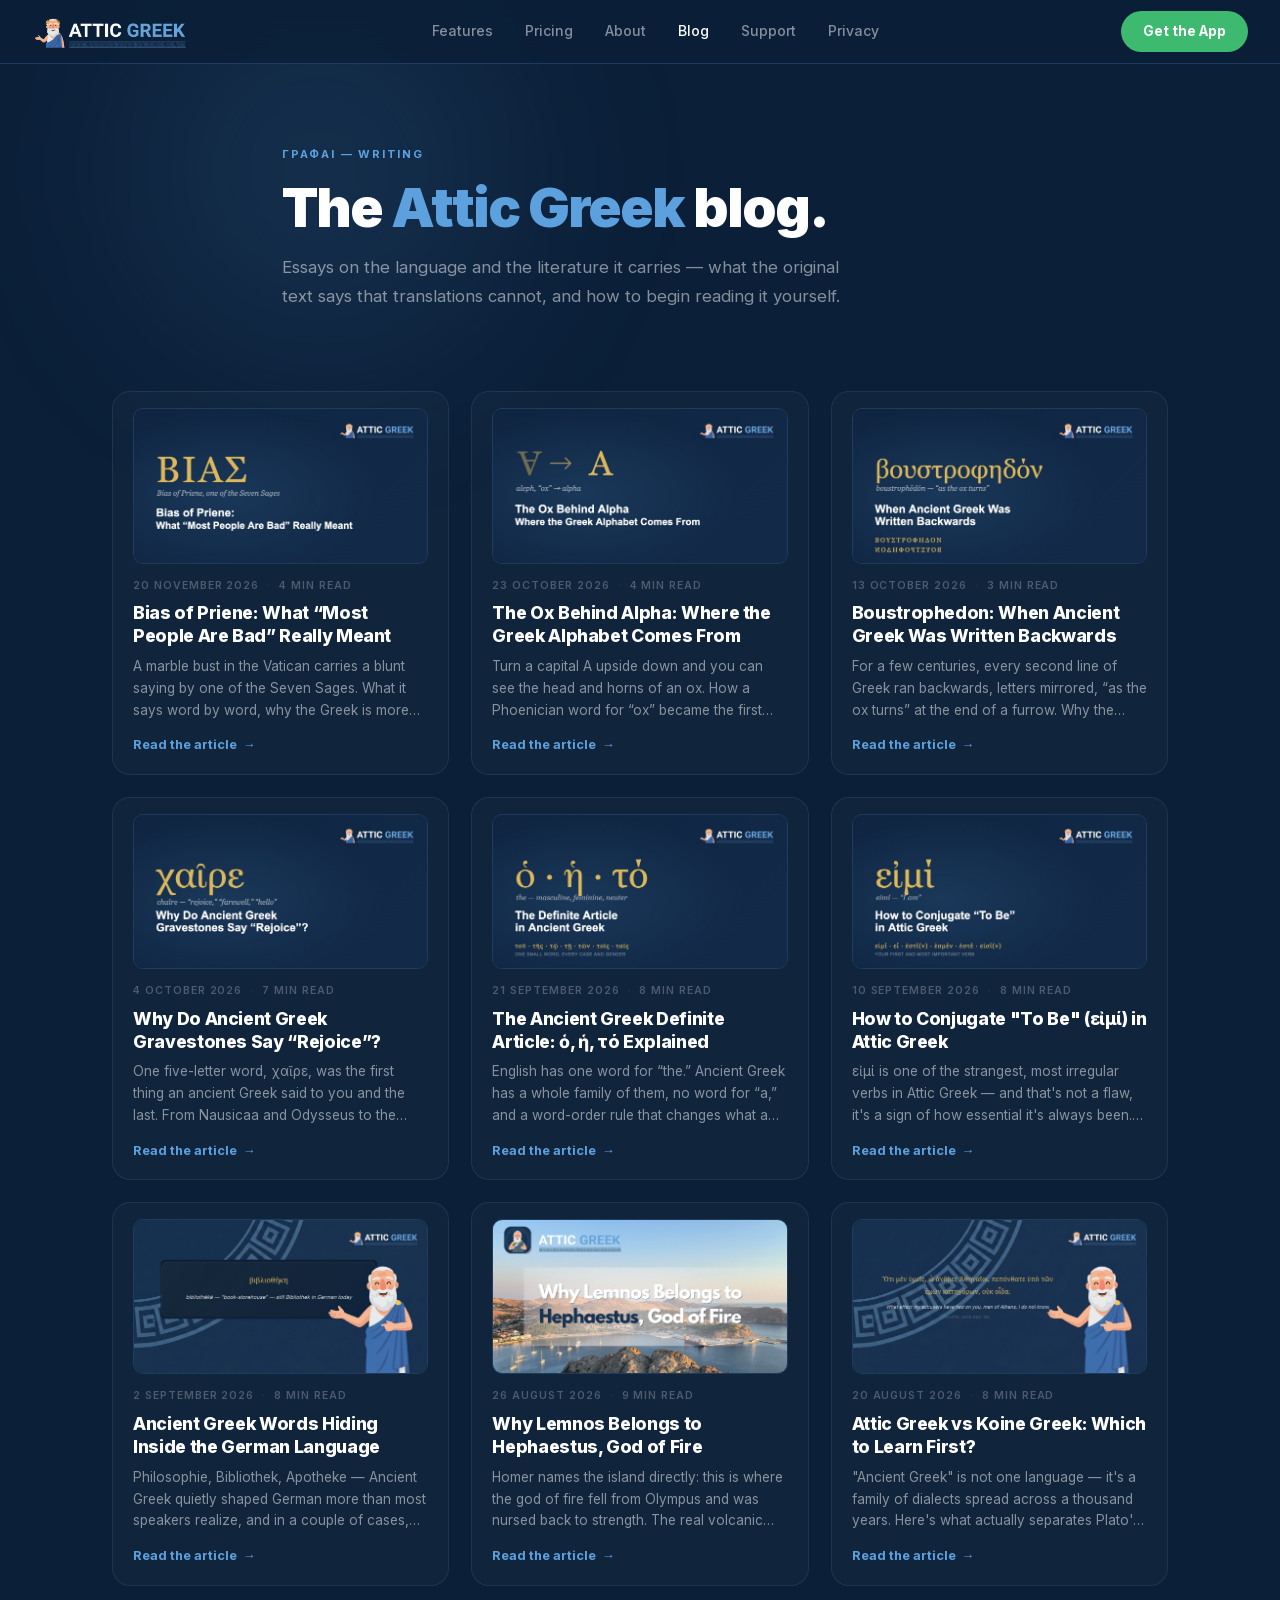
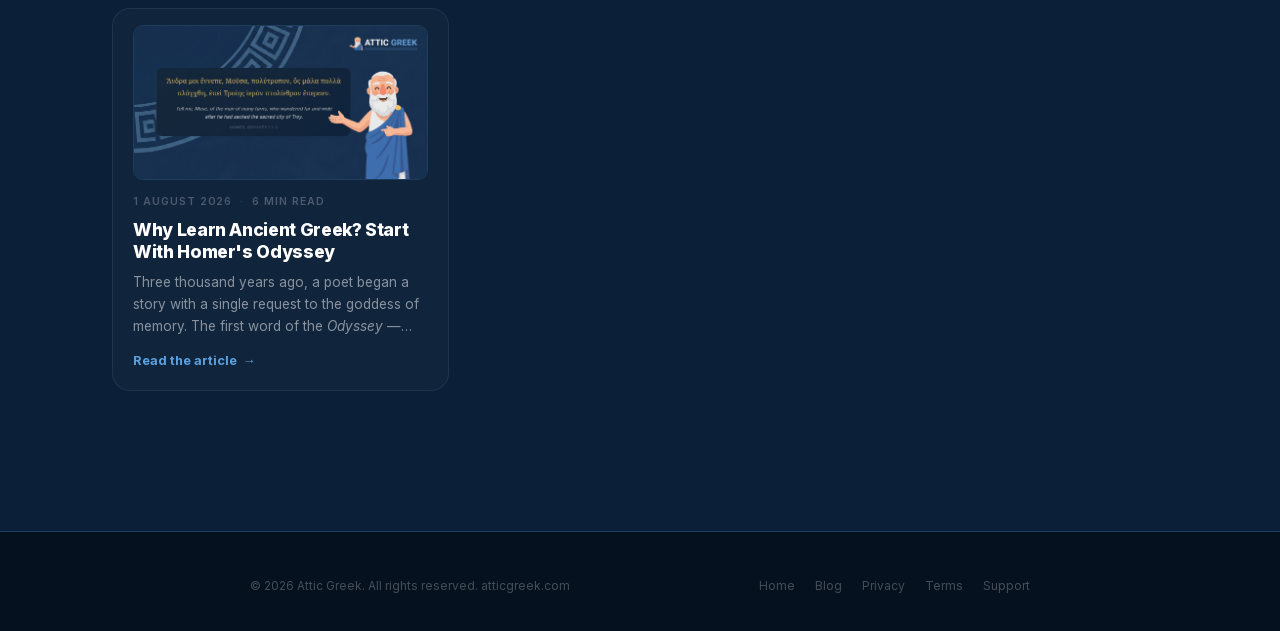
<file: blog/index.html>
<!DOCTYPE html>
<html lang="en">
<head>
<meta charset="UTF-8">
<meta name="viewport" content="width=device-width, initial-scale=1.0">

<!-- ── SEO ── -->
<title>Blog — Attic Greek | Learning Ancient Greek</title>
<meta name="description" content="Essays on Ancient Greek language and literature — Homer, Plato, and the case for reading the classics in the original, from the Attic Greek app.">
<link rel="canonical" href="https://atticgreek.com/blog/">
<meta name="robots" content="index, follow, max-image-preview:large">

<!-- ── Open Graph ── -->
<meta property="og:type" content="website">
<meta property="og:title" content="Blog — Attic Greek | Learning Ancient Greek">
<meta property="og:description" content="Essays on Ancient Greek language and literature — Homer, Plato, and the case for reading the classics in the original.">
<meta property="og:url" content="https://atticgreek.com/blog/">
<meta property="og:site_name" content="Attic Greek">
<meta property="og:locale" content="en_US">
<meta property="og:image" content="https://atticgreek.com/assets/og-blog.jpg">
<meta property="og:image:width" content="1200">
<meta property="og:image:height" content="630">
<meta property="og:image:alt" content="The opening lines of Homer's Odyssey in Ancient Greek, with translation">

<!-- ── Twitter card ── -->
<meta name="twitter:card" content="summary_large_image">
<meta name="twitter:title" content="Blog — Attic Greek | Learning Ancient Greek">
<meta name="twitter:description" content="Essays on Ancient Greek language and literature — Homer, Plato, and the case for reading the classics in the original.">
<meta name="twitter:image" content="https://atticgreek.com/assets/og-blog.jpg">

<!-- ── Favicon ── -->
<link rel="icon" type="image/png" sizes="32x32" href="../assets/favicon-32.png">
<link rel="icon" type="image/png" sizes="16x16" href="../assets/favicon-16.png">
<link rel="apple-touch-icon" sizes="180x180" href="../assets/apple-touch-icon.png">
<meta name="theme-color" content="#0b1f38">

<!-- ── Fonts ── -->
<link rel="stylesheet" href="../assets/fonts/fonts.css">
<link rel="stylesheet" href="blog.css">

<!-- ══════════════════════════════════════════════════════════
     STRUCTURED DATA — Blog listing
     When you add a post, add it to "blogPost" below as well.
════════════════════════════════════════════════════════════ -->
<script type="application/ld+json">
{
  "@context": "https://schema.org",
  "@type": "Blog",
  "name": "Attic Greek Blog",
  "description": "Essays on Ancient Greek language and literature, from the team behind the Attic Greek app.",
  "url": "https://atticgreek.com/blog/",
  "inLanguage": "en",
  "publisher": {
    "@type": "Organization",
    "name": "Attic Greek",
    "url": "https://atticgreek.com",
    "logo": { "@type": "ImageObject", "url": "https://atticgreek.com/assets/logo.png" }
  },
  "blogPost": [
    {
      "@type": "BlogPosting",
      "headline": "Bias of Priene: What “Most People Are Bad” Really Meant",
      "description": "The saying οἱ πλεῖστοι κακοί attributed to Bias of Priene, one of the Seven Sages: what it says word by word, where it comes from in Diogenes Laertius, and what else Bias said about hope and wisdom.",
      "url": "https://atticgreek.com/blog/bias-of-priene-most-people-are-bad/",
      "datePublished": "2026-11-20",
      "author": { "@type": "Organization", "name": "Attic Greek" }
    },
    {
      "@type": "BlogPosting",
      "headline": "The Ox Behind Alpha: Where the Greek Alphabet Comes From",
      "description": "How the first Greek letter, alpha, traces back to the Phoenician aleph and an ox's head, where the word alphabet comes from, and how the Greeks turned spare consonant letters into vowels.",
      "url": "https://atticgreek.com/blog/alpha-ox-origin-of-the-greek-alphabet/",
      "datePublished": "2026-10-23",
      "author": { "@type": "Organization", "name": "Attic Greek" }
    },
    {
      "@type": "BlogPosting",
      "headline": "Boustrophedon: When Ancient Greek Was Written Backwards",
      "description": "What boustrophedon is, why early Greek was written right to left and then in alternating lines, how long the habit lasted, and how to read it.",
      "url": "https://atticgreek.com/blog/boustrophedon-ancient-greek-written-backwards/",
      "datePublished": "2026-10-13",
      "author": { "@type": "Organization", "name": "Attic Greek" }
    },
    {
      "@type": "BlogPosting",
      "headline": "Why Do Ancient Greek Gravestones Say “Rejoice”?",
      "description": "Why Ancient Greek gravestones end with χαῖρε, “rejoice”: the word's meaning and roots, its use as both hello and goodbye in Homer and Plato, and how to spot it on an inscription.",
      "url": "https://atticgreek.com/blog/ancient-greek-gravestones-chaire/",
      "datePublished": "2026-10-04",
      "author": { "@type": "Organization", "name": "Attic Greek" }
    },
    {
      "@type": "BlogPosting",
      "headline": "The Ancient Greek Definite Article: ὁ, ἡ, τό Explained",
      "description": "The Ancient Greek definite article ὁ, ἡ, τό: the full table of forms, the accent rule beginners miss, why there is no indefinite article, and how the position of the article changes meaning.",
      "url": "https://atticgreek.com/blog/ancient-greek-definite-article/",
      "datePublished": "2026-09-21",
      "author": { "@type": "Organization", "name": "Attic Greek" }
    },
    {
      "@type": "BlogPosting",
      "headline": "How to Conjugate \"To Be\" (εἰμί) in Attic Greek",
      "description": "A full guide to εἰμί, the Attic Greek verb \"to be\" — present, imperfect, and future conjugation tables, why it's irregular, and why it has no aorist or perfect tense.",
      "url": "https://atticgreek.com/blog/how-to-conjugate-to-be-in-attic-greek/",
      "datePublished": "2026-09-10",
      "author": { "@type": "Organization", "name": "Attic Greek" }
    },
    {
      "@type": "BlogPosting",
      "headline": "Ancient Greek Words Hiding Inside the German Language",
      "description": "A tour of the Ancient Greek roots quietly living inside everyday German words, with their English translations and a look at where German kept the Greek even closer than English did.",
      "url": "https://atticgreek.com/blog/ancient-greek-words-in-german/",
      "datePublished": "2026-09-02",
      "author": { "@type": "Organization", "name": "Attic Greek" }
    },
    {
      "@type": "BlogPosting",
      "headline": "Why Lemnos Belongs to Hephaestus, God of Fire",
      "description": "Homer says Hephaestus fell on Lemnos and stayed. The real volcanic rock behind the myth, why “volcano” isn't Greek, and a dark myth about the island's women.",
      "url": "https://atticgreek.com/blog/why-lemnos-belongs-to-hephaestus/",
      "datePublished": "2026-08-26",
      "author": { "@type": "Organization", "name": "Attic Greek" }
    },
    {
      "@type": "BlogPosting",
      "headline": "Attic Greek vs Koine Greek: Which to Learn First?",
      "description": "A comparison of Attic and Koine Greek — grammar, vocabulary, and which texts each one unlocks — to help beginners decide which dialect to learn first.",
      "url": "https://atticgreek.com/blog/attic-greek-vs-koine-greek/",
      "datePublished": "2026-08-20",
      "author": { "@type": "Organization", "name": "Attic Greek" }
    },
    {
      "@type": "BlogPosting",
      "headline": "Why Learn Ancient Greek? Start With Homer's Odyssey",
      "description": "A beginner-friendly case for learning Ancient Greek, told through the opening lines of Homer's Odyssey.",
      "url": "https://atticgreek.com/blog/why-learn-ancient-greek-odyssey/",
      "datePublished": "2026-08-01",
      "author": { "@type": "Organization", "name": "Attic Greek" }
    }
  ]
}
</script>

<script type="application/ld+json">
{
  "@context": "https://schema.org",
  "@type": "BreadcrumbList",
  "itemListElement": [
    { "@type": "ListItem", "position": 1, "name": "Home", "item": "https://atticgreek.com/" },
    { "@type": "ListItem", "position": 2, "name": "Blog" }
  ]
}
</script>
</head>
<body>

<a class="skip-link" href="#main">Skip to content</a>

<!-- ══════════════════════════════════════════
     NAV
══════════════════════════════════════════ -->
<nav id="mainNav">
  <a class="nav-logo" href="/">
    <img src="../assets/logo.png" alt="Attic Greek" class="nav-logo-img" width="600" height="160">
  </a>
  <div class="nav-center">
    <a href="/#features">Features</a>
    <a href="/#pricing">Pricing</a>
    <a href="/#about">About</a>
    <a href="/blog/" class="current" aria-current="page">Blog</a>
    <a href="/#page-support">Support</a>
    <a href="/#page-privacy">Privacy</a>
  </div>
  <a class="nav-cta desktop-only" href="https://apps.apple.com/app/id6789966196?ct=blog" target="_blank" rel="noopener">Get the App</a>
  <button class="hamburger" id="burger" onclick="toggleMobile()" aria-label="Open menu" aria-expanded="false" aria-controls="mobileNav">
    <span></span><span></span><span></span>
  </button>
</nav>
<div class="mobile-nav" id="mobileNav">
  <a href="/#features">Features</a>
  <a href="/#pricing">Pricing</a>
  <a href="/#about">About</a>
  <a href="/blog/">Blog</a>
  <a href="/#page-support">Support</a>
  <a href="/#page-privacy">Privacy Policy</a>
  <a href="/#page-terms">Terms of Service</a>
  <a href="https://apps.apple.com/app/id6789966196?ct=blog" target="_blank" rel="noopener" style="color:var(--green);font-weight:700;">Get the App →</a>
</div>

<main id="main">

<!-- ══════════════════════════════════════════
     PAGE HEADER
══════════════════════════════════════════ -->
<div class="page-head">
  <div class="orb orb-blue" aria-hidden="true"></div>
  <p class="eyebrow">ΓΡΑΦΑΙ — Writing</p>
  <h1 class="blog-title">The <span class="accent">Attic Greek</span> blog.</h1>
  <p class="blog-intro">Essays on the language and the literature it carries — what the original text says that translations cannot, and how to begin reading it yourself.</p>
</div>

<!-- ══════════════════════════════════════════
     POST LIST
     ──────────────────────────────────────────
     TO ADD A NEW POST: copy one <a class="post-card"> block
     below, paste it directly ABOVE the newest one (newest
     first), and change the href, date, title and excerpt.
     Full instructions in README.md.
══════════════════════════════════════════ -->
<div class="post-list">

  <!-- ── POST 10 ── -->
  <a class="post-card" href="/blog/bias-of-priene-most-people-are-bad/">
    <div class="post-card-thumb">
      <img src="../assets/bias-of-priene-blog.jpg" width="1200" height="630" loading="lazy"
           alt="ΒΙΑΣ — Bias of Priene, one of the Seven Sages">
    </div>
    <div class="post-meta">
      <time datetime="2026-11-20">20 November 2026</time>
      <span class="dot" aria-hidden="true">·</span>
      <span>4 min read</span>
    </div>
    <h2>Bias of Priene: What “Most People Are Bad” Really Meant</h2>
    <p class="post-excerpt">A marble bust in the Vatican carries a blunt saying by one of the Seven Sages. What it says word by word, why the Greek is more careful than the English, and what Bias said about hope and wisdom.</p>
    <span class="read-more">Read the article <span aria-hidden="true">→</span></span>
  </a>

  <!-- ── POST 9 ── -->
  <a class="post-card" href="/blog/alpha-ox-origin-of-the-greek-alphabet/">
    <div class="post-card-thumb">
      <img src="../assets/alpha-ox-blog.jpg" width="1200" height="630" loading="lazy"
           alt="The Greek letter alpha and its ancestor, the Phoenician ox">
    </div>
    <div class="post-meta">
      <time datetime="2026-10-23">23 October 2026</time>
      <span class="dot" aria-hidden="true">·</span>
      <span>4 min read</span>
    </div>
    <h2>The Ox Behind Alpha: Where the Greek Alphabet Comes From</h2>
    <p class="post-excerpt">Turn a capital A upside down and you can see the head and horns of an ox. How a Phoenician word for “ox” became the first letter of the Greek alphabet, and how the Greeks turned spare consonants into vowels.</p>
    <span class="read-more">Read the article <span aria-hidden="true">→</span></span>
  </a>

  <!-- ── POST 8 ── -->
  <a class="post-card" href="/blog/boustrophedon-ancient-greek-written-backwards/">
    <div class="post-card-thumb">
      <img src="../assets/boustrophedon-blog.jpg" width="1200" height="630" loading="lazy"
           alt="βουστροφηδόν — when Ancient Greek was written backwards">
    </div>
    <div class="post-meta">
      <time datetime="2026-10-13">13 October 2026</time>
      <span class="dot" aria-hidden="true">·</span>
      <span>3 min read</span>
    </div>
    <h2>Boustrophedon: When Ancient Greek Was Written Backwards</h2>
    <p class="post-excerpt">For a few centuries, every second line of Greek ran backwards, letters mirrored, “as the ox turns” at the end of a furrow. Why the Greeks did it, how long it lasted, and how to read it.</p>
    <span class="read-more">Read the article <span aria-hidden="true">→</span></span>
  </a>

  <!-- ── POST 7 ── -->
  <a class="post-card" href="/blog/ancient-greek-gravestones-chaire/">
    <div class="post-card-thumb">
      <img src="../assets/ancient-greek-gravestones-chaire-blog.jpg" width="1200" height="630" loading="lazy"
           alt="χαῖρε — why Ancient Greek gravestones say rejoice">
    </div>
    <div class="post-meta">
      <time datetime="2026-10-04">4 October 2026</time>
      <span class="dot" aria-hidden="true">·</span>
      <span>7 min read</span>
    </div>
    <h2>Why Do Ancient Greek Gravestones Say “Rejoice”?</h2>
    <p class="post-excerpt">One five-letter word, χαῖρε, was the first thing an ancient Greek said to you and the last. From Nausicaa and Odysseus to the death of Socrates to the roads of Athens, why a word for gladness ended up on graves.</p>
    <span class="read-more">Read the article <span aria-hidden="true">→</span></span>
  </a>

  <!-- ── POST 6 ── -->
  <a class="post-card" href="/blog/ancient-greek-definite-article/">
    <div class="post-card-thumb">
      <img src="../assets/ancient-greek-definite-article-blog.jpg" width="1200" height="630" loading="lazy"
           alt="ὁ, ἡ, τό — the definite article in Ancient Greek">
    </div>
    <div class="post-meta">
      <time datetime="2026-09-21">21 September 2026</time>
      <span class="dot" aria-hidden="true">·</span>
      <span>8 min read</span>
    </div>
    <h2>The Ancient Greek Definite Article: ὁ, ἡ, τό Explained</h2>
    <p class="post-excerpt">English has one word for “the.” Ancient Greek has a whole family of them, no word for “a,” and a word-order rule that changes what a sentence means. The full table and the accent trap beginners miss.</p>
    <span class="read-more">Read the article <span aria-hidden="true">→</span></span>
  </a>

  <!-- ── POST 5 ── -->
  <a class="post-card" href="/blog/how-to-conjugate-to-be-in-attic-greek/">
    <div class="post-card-thumb">
      <img src="../assets/how-to-conjugate-to-be-blog.jpg" width="1200" height="630" loading="lazy"
           alt="εἰμί — how to conjugate the verb to be in Attic Greek">
    </div>
    <div class="post-meta">
      <time datetime="2026-09-10">10 September 2026</time>
      <span class="dot" aria-hidden="true">·</span>
      <span>8 min read</span>
    </div>
    <h2>How to Conjugate "To Be" (εἰμί) in Attic Greek</h2>
    <p class="post-excerpt">εἰμί is one of the strangest, most irregular verbs in Attic Greek — and that's not a flaw, it's a sign of how essential it's always been. Full present, imperfect, and future tables.</p>
    <span class="read-more">Read the article <span aria-hidden="true">→</span></span>
  </a>

  <!-- ── POST 4 ── -->
  <a class="post-card" href="/blog/ancient-greek-words-in-german/">
    <div class="post-card-thumb">
      <img src="../assets/ancient-greek-words-german-blog.jpg" width="1200" height="630" loading="lazy"
           alt="Ancient Greek roots inside everyday German words">
    </div>
    <div class="post-meta">
      <time datetime="2026-09-02">2 September 2026</time>
      <span class="dot" aria-hidden="true">·</span>
      <span>8 min read</span>
    </div>
    <h2>Ancient Greek Words Hiding Inside the German Language</h2>
    <p class="post-excerpt">Philosophie, Bibliothek, Apotheke — Ancient Greek quietly shaped German more than most speakers realize, and in a couple of cases, kept it even closer than English did.</p>
    <span class="read-more">Read the article <span aria-hidden="true">→</span></span>
  </a>

  <!-- ── POST 3 ── -->
  <a class="post-card" href="/blog/why-lemnos-belongs-to-hephaestus/">
    <div class="post-card-thumb">
      <img src="../assets/lemnos-hephaestus-blog.jpg" width="1200" height="630" loading="lazy"
           alt="Hephaestus and the island of Lemnos in Greek mythology">
    </div>
    <div class="post-meta">
      <time datetime="2026-08-26">26 August 2026</time>
      <span class="dot" aria-hidden="true">·</span>
      <span>9 min read</span>
    </div>
    <h2>Why Lemnos Belongs to Hephaestus, God of Fire</h2>
    <p class="post-excerpt">Homer names the island directly: this is where the god of fire fell from Olympus and was nursed back to strength. The real volcanic rock beneath the myth, and why the word “volcano” isn't actually Greek.</p>
    <span class="read-more">Read the article <span aria-hidden="true">→</span></span>
  </a>

  <!-- ── POST 2 ── -->
  <a class="post-card" href="/blog/attic-greek-vs-koine-greek/">
    <div class="post-card-thumb">
      <img src="../assets/b-blog.jpg" width="1200" height="630" loading="lazy"
           alt="Attic Greek vs Koine Greek — which dialect to learn first">
    </div>
    <div class="post-meta">
      <time datetime="2026-08-20">20 August 2026</time>
      <span class="dot" aria-hidden="true">·</span>
      <span>8 min read</span>
    </div>
    <h2>Attic Greek vs Koine Greek: Which to Learn First?</h2>
    <p class="post-excerpt">"Ancient Greek" is not one language — it's a family of dialects spread across a thousand years. Here's what actually separates Plato's Attic from the New Testament's Koine, and how to decide which one opens the right door for you.</p>
    <span class="read-more">Read the article <span aria-hidden="true">→</span></span>
  </a>

  <!-- ── POST 1 ── -->
  <a class="post-card" href="/blog/why-learn-ancient-greek-odyssey/">
    <div class="post-card-thumb">
      <img src="../assets/og-blog.jpg" width="1200" height="630" loading="lazy"
           alt="Opening lines of Homer's Odyssey in Ancient Greek, with an English translation beneath">
    </div>
    <div class="post-meta">
      <time datetime="2026-08-01">1 August 2026</time>
      <span class="dot" aria-hidden="true">·</span>
      <span>6 min read</span>
    </div>
    <h2>Why Learn Ancient Greek? Start With Homer's Odyssey</h2>
    <p class="post-excerpt">Three thousand years ago, a poet began a story with a single request to the goddess of memory. The first word of the <em>Odyssey</em> — and one almost untranslatable adjective — show exactly what translation quietly costs you, and why reading Homer in the original changes everything.</p>
    <span class="read-more">Read the article <span aria-hidden="true">→</span></span>
  </a>

</div>

</main>

<!-- ══════════════════════════════════════════
     FOOTER
══════════════════════════════════════════ -->
<footer>
  <div class="footer-inner">
    <div class="footer-copy">© 2026 Attic Greek. All rights reserved. atticgreek.com</div>
    <div class="footer-links-row">
      <a href="/">Home</a>
      <a href="/blog/">Blog</a>
      <a href="/#page-privacy">Privacy</a>
      <a href="/#page-terms">Terms</a>
      <a href="/#page-support">Support</a>
    </div>
  </div>
</footer>

<script>
function toggleMobile() {
  const nav = document.getElementById('mobileNav');
  const open = nav.classList.toggle('open');
  document.getElementById('burger').setAttribute('aria-expanded', open);
}
document.addEventListener('click', e => {
  if (!e.target.closest('#mobileNav') && !e.target.closest('#burger')) {
    document.getElementById('mobileNav').classList.remove('open');
    document.getElementById('burger').setAttribute('aria-expanded', 'false');
  }
});
window.addEventListener('scroll', () => {
  document.getElementById('mainNav').classList.toggle('scrolled', window.scrollY > 60);
}, { passive: true });
</script>
</body>
</html>
</file>
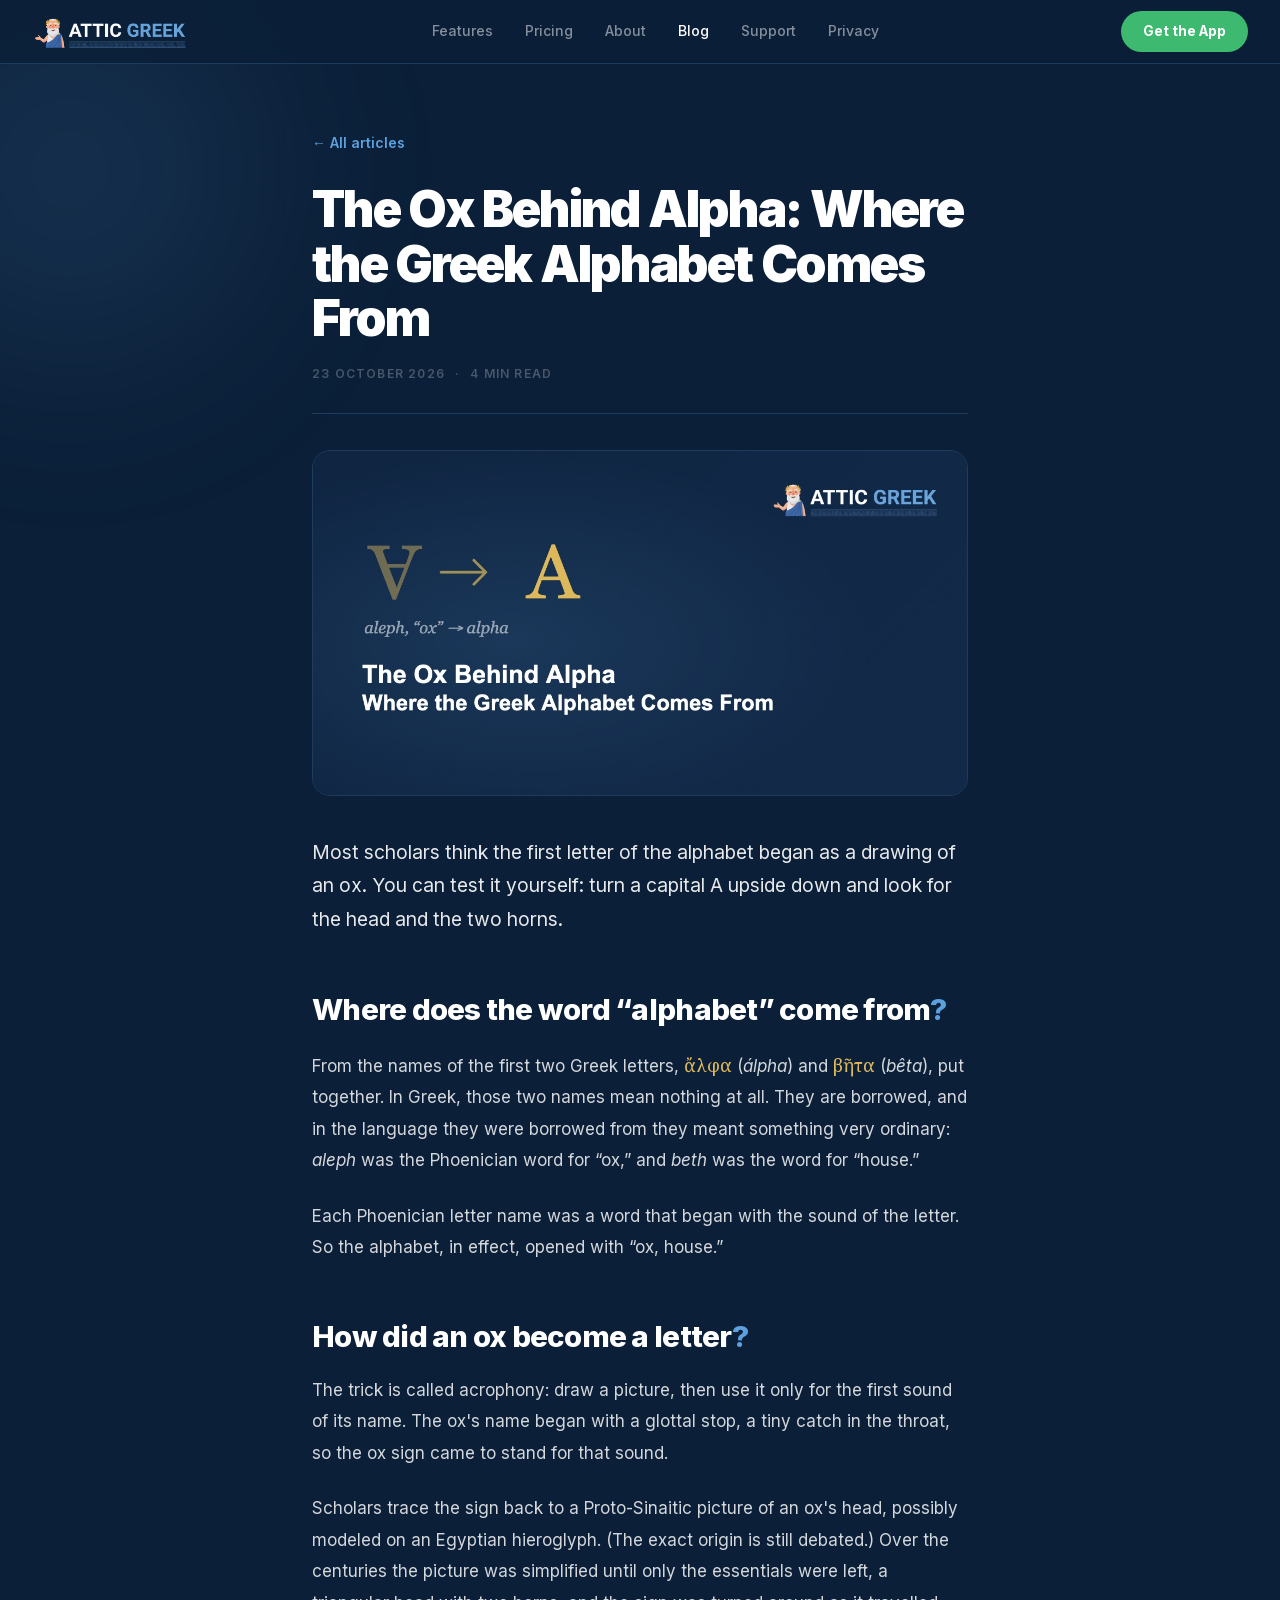
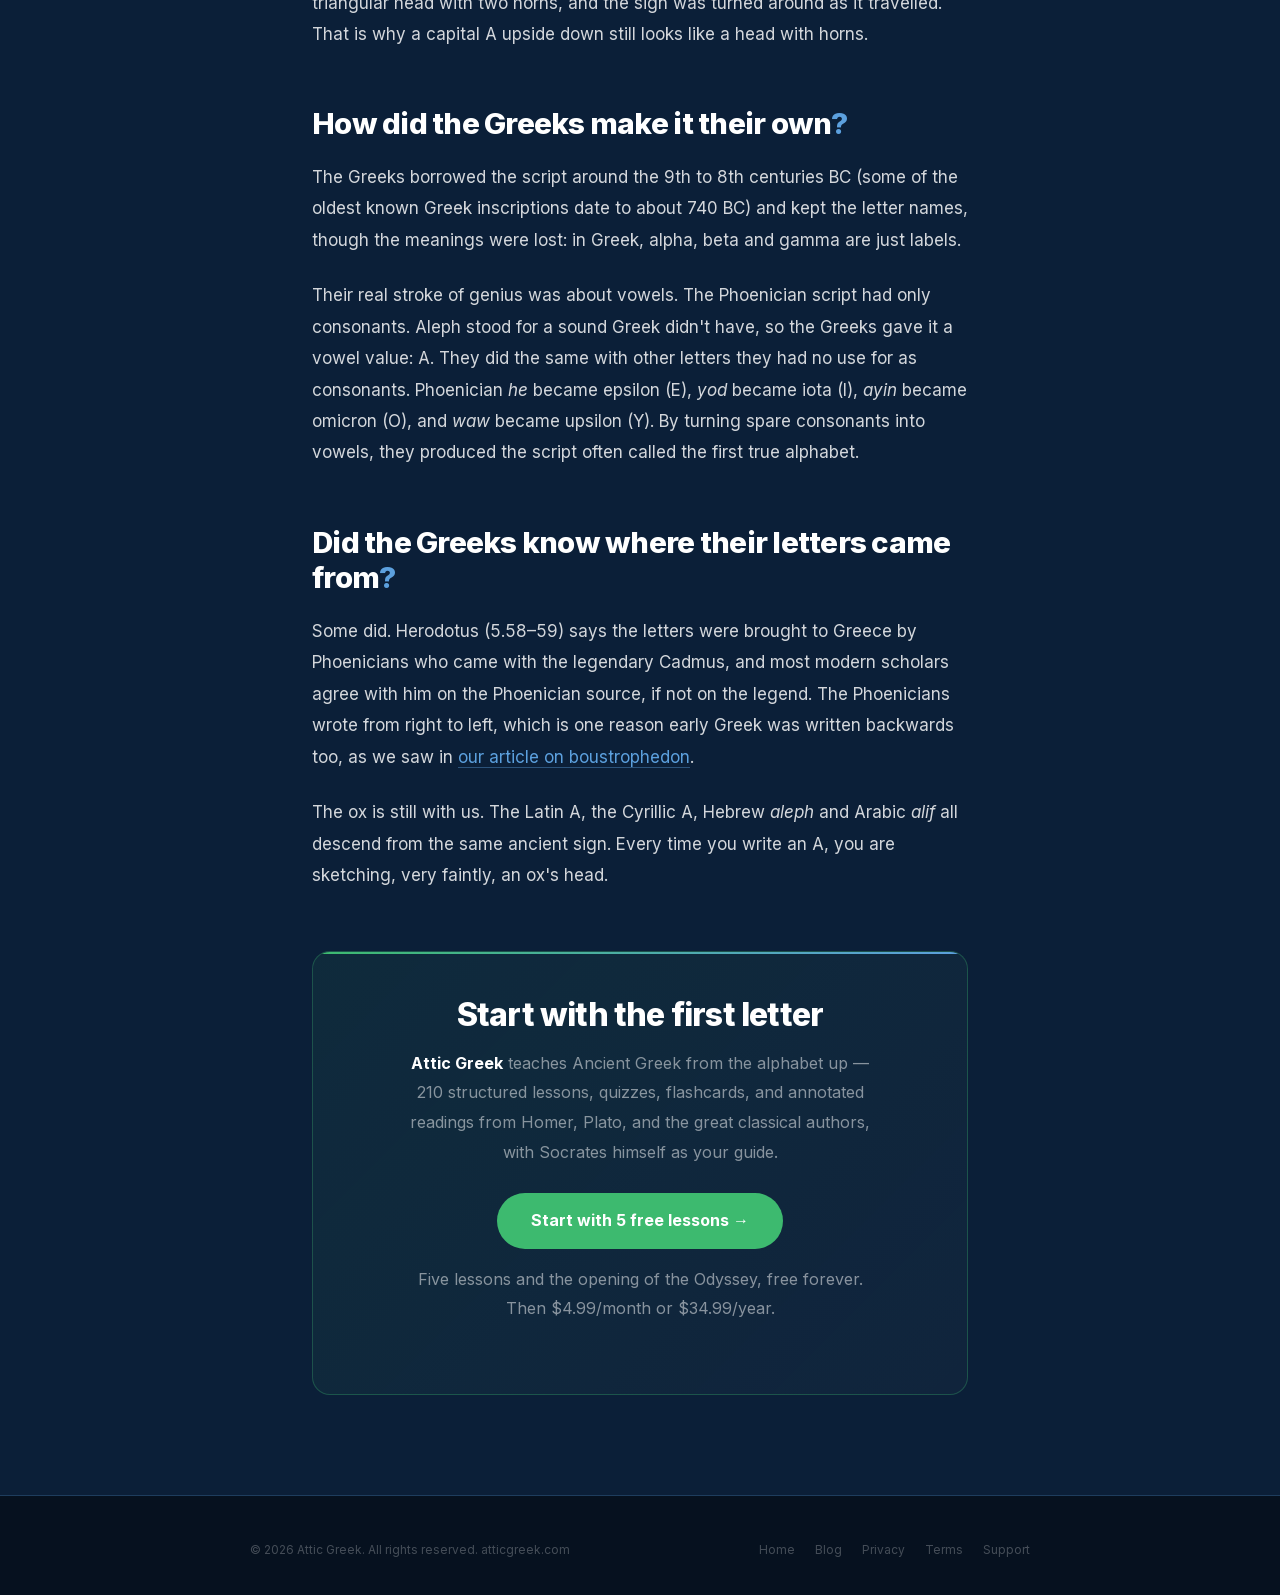
<file: blog/alpha-ox-origin-of-the-greek-alphabet/index.html>
<!DOCTYPE html>
<html lang="en">
<head>
<meta charset="UTF-8">
<meta name="viewport" content="width=device-width, initial-scale=1.0">

<!-- ── SEO ── -->
<title>The Ox Behind Alpha: Where the Greek Alphabet Comes From</title>
<meta name="description" content="Alpha began as a drawing of an ox. How the Phoenician aleph became the first Greek letter, and how the Greeks turned spare consonants into vowels.">
<link rel="canonical" href="https://atticgreek.com/blog/alpha-ox-origin-of-the-greek-alphabet/">
<meta name="robots" content="index, follow, max-image-preview:large">
<meta name="author" content="Attic Greek">

<!-- ── Open Graph ── -->
<meta property="og:type" content="article">
<meta property="og:title" content="The Ox Behind Alpha: Where the Greek Alphabet Comes From">
<meta property="og:description" content="Alpha began as a drawing of an ox. How the Phoenician aleph became the first Greek letter, and how the Greeks turned spare consonants into vowels.">
<meta property="og:url" content="https://atticgreek.com/blog/alpha-ox-origin-of-the-greek-alphabet/">
<meta property="og:site_name" content="Attic Greek">
<meta property="og:locale" content="en_US">
<meta property="og:image" content="https://atticgreek.com/assets/alpha-ox-blog.jpg">
<meta property="og:image:width" content="1200">
<meta property="og:image:height" content="630">
<meta property="og:image:alt" content="The Greek letter alpha and its ancestor, the Phoenician ox">
<meta property="article:published_time" content="2026-10-23">
<meta property="article:author" content="Attic Greek">

<!-- ── Twitter card ── -->
<meta name="twitter:card" content="summary_large_image">
<meta name="twitter:title" content="The Ox Behind Alpha: Where the Greek Alphabet Comes From">
<meta name="twitter:description" content="Alpha began as a drawing of an ox. How the Phoenician aleph became the first Greek letter, and how the Greeks turned spare consonants into vowels.">
<meta name="twitter:image" content="https://atticgreek.com/assets/alpha-ox-blog.jpg">
<meta name="twitter:image:alt" content="The Greek letter alpha and its ancestor, the Phoenician ox">

<!-- ── Favicon ── -->
<link rel="icon" type="image/png" sizes="32x32" href="../../assets/favicon-32.png">
<link rel="icon" type="image/png" sizes="16x16" href="../../assets/favicon-16.png">
<link rel="apple-touch-icon" sizes="180x180" href="../../assets/apple-touch-icon.png">
<meta name="theme-color" content="#0b1f38">

<!-- ── Fonts ── -->
<link rel="stylesheet" href="../../assets/fonts/fonts.css">
<link rel="stylesheet" href="../blog.css">

<!-- ══════════════════════════════════════════════════════════
     STRUCTURED DATA — Block 1: Article
════════════════════════════════════════════════════════════ -->
<script type="application/ld+json">
{
  "@context": "https://schema.org",
  "@type": "Article",
  "headline": "The Ox Behind Alpha: Where the Greek Alphabet Comes From",
  "description": "How the first Greek letter, alpha, traces back to the Phoenician aleph and an ox's head, where the word alphabet comes from, and how the Greeks turned spare consonant letters into vowels.",
  "image": "https://atticgreek.com/assets/alpha-ox-blog.jpg",
  "author": { "@type": "Organization", "name": "Attic Greek", "url": "https://atticgreek.com" },
  "publisher": {
    "@type": "Organization",
    "name": "Attic Greek",
    "logo": { "@type": "ImageObject", "url": "https://atticgreek.com/assets/logo.png" }
  },
  "mainEntityOfPage": "https://atticgreek.com/blog/alpha-ox-origin-of-the-greek-alphabet/",
  "datePublished": "2026-10-23",
  "dateModified": "2026-10-23",
  "inLanguage": "en",
  "about": [
    { "@type": "Thing", "name": "Greek alphabet" },
    { "@type": "Thing", "name": "Phoenician alphabet" }
  ]
}
</script>

<!-- ══════════════════════════════════════════════════════════
     STRUCTURED DATA — Block 2: FAQPage
════════════════════════════════════════════════════════════ -->
<script type="application/ld+json">
{
  "@context": "https://schema.org",
  "@type": "FAQPage",
  "mainEntity": [
    {
      "@type": "Question",
      "name": "Where does the word alphabet come from?",
      "acceptedAnswer": {
        "@type": "Answer",
        "text": "“Alphabet” comes from the names of the first two Greek letters, alpha and beta, put together. Both names were borrowed from Phoenician, where aleph meant “ox” and beth meant “house.” In Greek the names themselves mean nothing."
      }
    },
    {
      "@type": "Question",
      "name": "What does alpha mean?",
      "acceptedAnswer": {
        "@type": "Answer",
        "text": "In Greek, alpha has no meaning of its own. The name comes from the Phoenician letter aleph, which was the Phoenician word for “ox,” and the letter's shape is thought to descend from a picture of an ox's head."
      }
    },
    {
      "@type": "Question",
      "name": "Did the Greeks invent their own alphabet?",
      "acceptedAnswer": {
        "@type": "Answer",
        "text": "No. They adapted the Phoenician script, usually dated to the late 9th or 8th century BC, and some of the oldest known Greek inscriptions date to about 740 BC. Their major innovation was to use letters for vowels."
      }
    },
    {
      "@type": "Question",
      "name": "How did the Greeks get vowels in their alphabet?",
      "acceptedAnswer": {
        "@type": "Answer",
        "text": "Phoenician had only consonant letters. The Greeks reused letters for sounds Greek didn't need as consonants: aleph became alpha (A), he became epsilon (E), yod became iota (I), ayin became omicron (O), and waw became upsilon (Y)."
      }
    }
  ]
}
</script>

<!-- ── Breadcrumbs ── -->
<script type="application/ld+json">
{
  "@context": "https://schema.org",
  "@type": "BreadcrumbList",
  "itemListElement": [
    { "@type": "ListItem", "position": 1, "name": "Home", "item": "https://atticgreek.com/" },
    { "@type": "ListItem", "position": 2, "name": "Blog", "item": "https://atticgreek.com/blog/" },
    { "@type": "ListItem", "position": 3, "name": "The Ox Behind Alpha: Where the Greek Alphabet Comes From" }
  ]
}
</script>
</head>
<body>

<a class="skip-link" href="#main">Skip to content</a>

<!-- ══════════════════════════════════════════
     NAV
══════════════════════════════════════════ -->
<nav id="mainNav">
  <a class="nav-logo" href="/">
    <img src="../../assets/logo.png" alt="Attic Greek" class="nav-logo-img" width="600" height="160">
  </a>
  <div class="nav-center">
    <a href="/#features">Features</a>
    <a href="/#pricing">Pricing</a>
    <a href="/#about">About</a>
    <a href="/blog/" class="current">Blog</a>
    <a href="/#page-support">Support</a>
    <a href="/#page-privacy">Privacy</a>
  </div>
  <a class="nav-cta desktop-only" href="https://apps.apple.com/app/id6789966196?ct=blog" target="_blank" rel="noopener">Get the App</a>
  <button class="hamburger" id="burger" onclick="toggleMobile()" aria-label="Open menu" aria-expanded="false" aria-controls="mobileNav">
    <span></span><span></span><span></span>
  </button>
</nav>
<div class="mobile-nav" id="mobileNav">
  <a href="/#features">Features</a>
  <a href="/#pricing">Pricing</a>
  <a href="/#about">About</a>
  <a href="/blog/">Blog</a>
  <a href="/#page-support">Support</a>
  <a href="/#page-privacy">Privacy Policy</a>
  <a href="/#page-terms">Terms of Service</a>
  <a href="https://apps.apple.com/app/id6789966196?ct=blog" target="_blank" rel="noopener" style="color:var(--green);font-weight:700;">Get the App →</a>
</div>

<!-- ══════════════════════════════════════════
     ARTICLE
══════════════════════════════════════════ -->
<main id="main">
<div class="article-head">
  <div class="orb orb-blue" aria-hidden="true"></div>
  <a class="back-link" href="/blog/">← All articles</a>
  <h1>The Ox Behind Alpha: Where the Greek Alphabet Comes From</h1>
  <div class="article-meta">
    <time datetime="2026-10-23">23 October 2026</time>
    <span class="dot" aria-hidden="true">·</span>
    <span>4 min read</span>
  </div>
</div>

<div class="article-wrap">
<article>

  <figure class="article-hero">
    <img src="../../assets/alpha-ox-blog.jpg" width="1200" height="630"
         alt="The Greek letter alpha and its ancestor, the Phoenician ox">
  </figure>

  <p class="lead">Most scholars think the first letter of the alphabet began as a drawing of an ox. You can test it yourself: turn a capital A upside down and look for the head and the two horns.</p>

  <h2 id="where-does-alphabet-come-from">Where does the word “alphabet” come from<span class="qmark">?</span></h2>

  <p>From the names of the first two Greek letters, <span class="gk" lang="grc">ἄλφα</span> (<em>álpha</em>) and <span class="gk" lang="grc">βῆτα</span> (<em>bêta</em>), put together. In Greek, those two names mean nothing at all. They are borrowed, and in the language they were borrowed from they meant something very ordinary: <em>aleph</em> was the Phoenician word for “ox,” and <em>beth</em> was the word for “house.”</p>

  <p>Each Phoenician letter name was a word that began with the sound of the letter. So the alphabet, in effect, opened with “ox, house.”</p>

  <h2 id="how-did-an-ox-become-a-letter">How did an ox become a letter<span class="qmark">?</span></h2>

  <p>The trick is called acrophony: draw a picture, then use it only for the first sound of its name. The ox's name began with a glottal stop, a tiny catch in the throat, so the ox sign came to stand for that sound.</p>

  <p>Scholars trace the sign back to a Proto-Sinaitic picture of an ox's head, possibly modeled on an Egyptian hieroglyph. (The exact origin is still debated.) Over the centuries the picture was simplified until only the essentials were left, a triangular head with two horns, and the sign was turned around as it travelled. That is why a capital A upside down still looks like a head with horns.</p>

  <h2 id="how-did-the-greeks-make-it-their-own">How did the Greeks make it their own<span class="qmark">?</span></h2>

  <p>The Greeks borrowed the script around the 9th to 8th centuries BC (some of the oldest known Greek inscriptions date to about 740 BC) and kept the letter names, though the meanings were lost: in Greek, alpha, beta and gamma are just labels.</p>

  <p>Their real stroke of genius was about vowels. The Phoenician script had only consonants. Aleph stood for a sound Greek didn't have, so the Greeks gave it a vowel value: A. They did the same with other letters they had no use for as consonants. Phoenician <em>he</em> became epsilon (E), <em>yod</em> became iota (I), <em>ayin</em> became omicron (O), and <em>waw</em> became upsilon (Y). By turning spare consonants into vowels, they produced the script often called the first true alphabet.</p>

  <h2 id="did-the-greeks-know">Did the Greeks know where their letters came from<span class="qmark">?</span></h2>

  <p>Some did. Herodotus (5.58–59) says the letters were brought to Greece by Phoenicians who came with the legendary Cadmus, and most modern scholars agree with him on the Phoenician source, if not on the legend. The Phoenicians wrote from right to left, which is one reason early Greek was written backwards too, as we saw in <a href="/blog/boustrophedon-ancient-greek-written-backwards/">our article on boustrophedon</a>.</p>

  <p>The ox is still with us. The Latin A, the Cyrillic А, Hebrew <em>aleph</em> and Arabic <em>alif</em> all descend from the same ancient sign. Every time you write an A, you are sketching, very faintly, an ox's head.</p>

  <!-- ══════════════════════════════════════════
       CALL TO ACTION
  ══════════════════════════════════════════ -->
  <section class="article-cta">
    <h2 id="start-reading">Start with the first letter</h2>
    <p><strong>Attic Greek</strong> teaches Ancient Greek from the alphabet up — 210 structured lessons, quizzes, flashcards, and annotated readings from Homer, Plato, and the great classical authors, with Socrates himself as your guide.</p>
    <a class="btn-green" href="https://apps.apple.com/app/id6789966196?ct=blog" target="_blank" rel="noopener">Start with 5 free lessons →</a>
    <p class="cta-note">Five lessons and the opening of the Odyssey, free forever. Then $4.99/month or $34.99/year.</p>
  </section>

</article>
</div>
</main>

<!-- ══════════════════════════════════════════
     FOOTER
══════════════════════════════════════════ -->
<footer>
  <div class="footer-inner">
    <div class="footer-copy">© 2026 Attic Greek. All rights reserved. atticgreek.com</div>
    <div class="footer-links-row">
      <a href="/">Home</a>
      <a href="/blog/">Blog</a>
      <a href="/#page-privacy">Privacy</a>
      <a href="/#page-terms">Terms</a>
      <a href="/#page-support">Support</a>
    </div>
  </div>
</footer>

<script>
function toggleMobile() {
  const nav = document.getElementById('mobileNav');
  const open = nav.classList.toggle('open');
  document.getElementById('burger').setAttribute('aria-expanded', open);
}
document.addEventListener('click', e => {
  if (!e.target.closest('#mobileNav') && !e.target.closest('#burger')) {
    document.getElementById('mobileNav').classList.remove('open');
    document.getElementById('burger').setAttribute('aria-expanded', 'false');
  }
});
window.addEventListener('scroll', () => {
  document.getElementById('mainNav').classList.toggle('scrolled', window.scrollY > 60);
}, { passive: true });
</script>
</body>
</html>
</file>
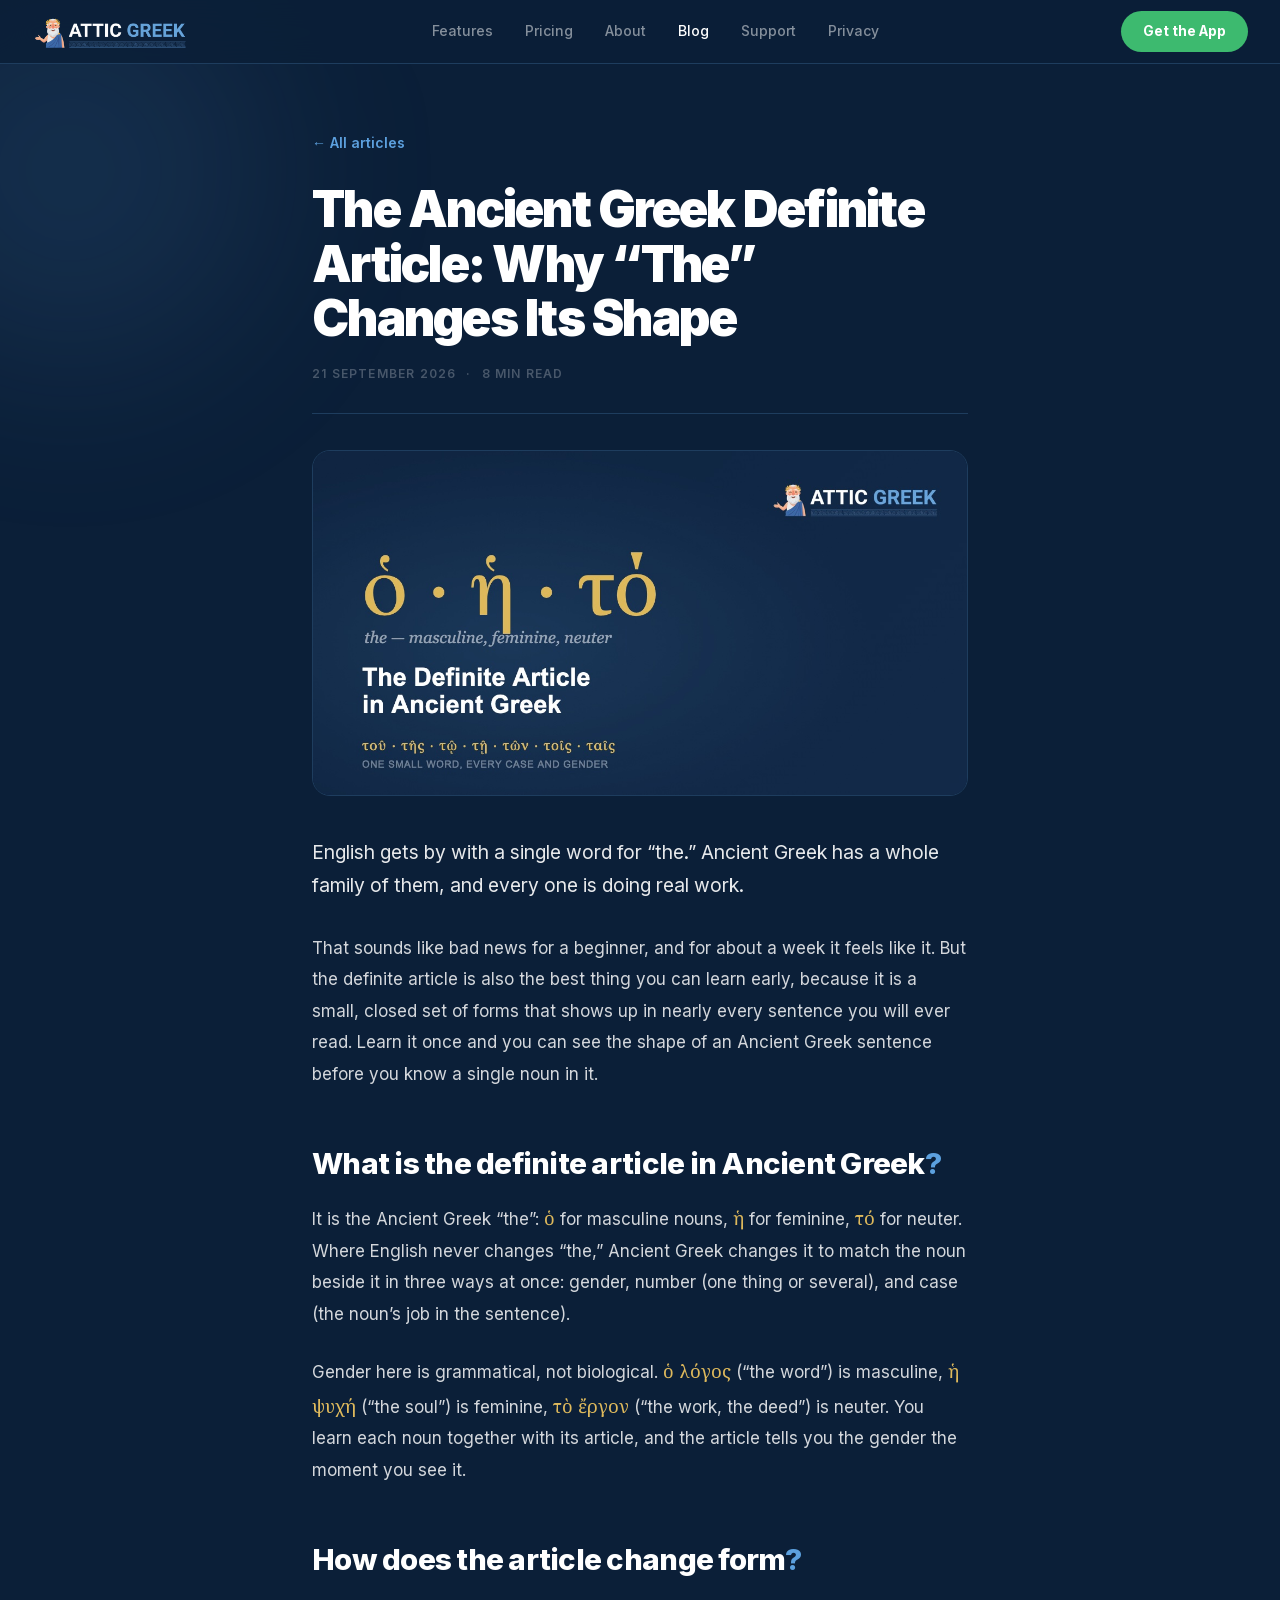
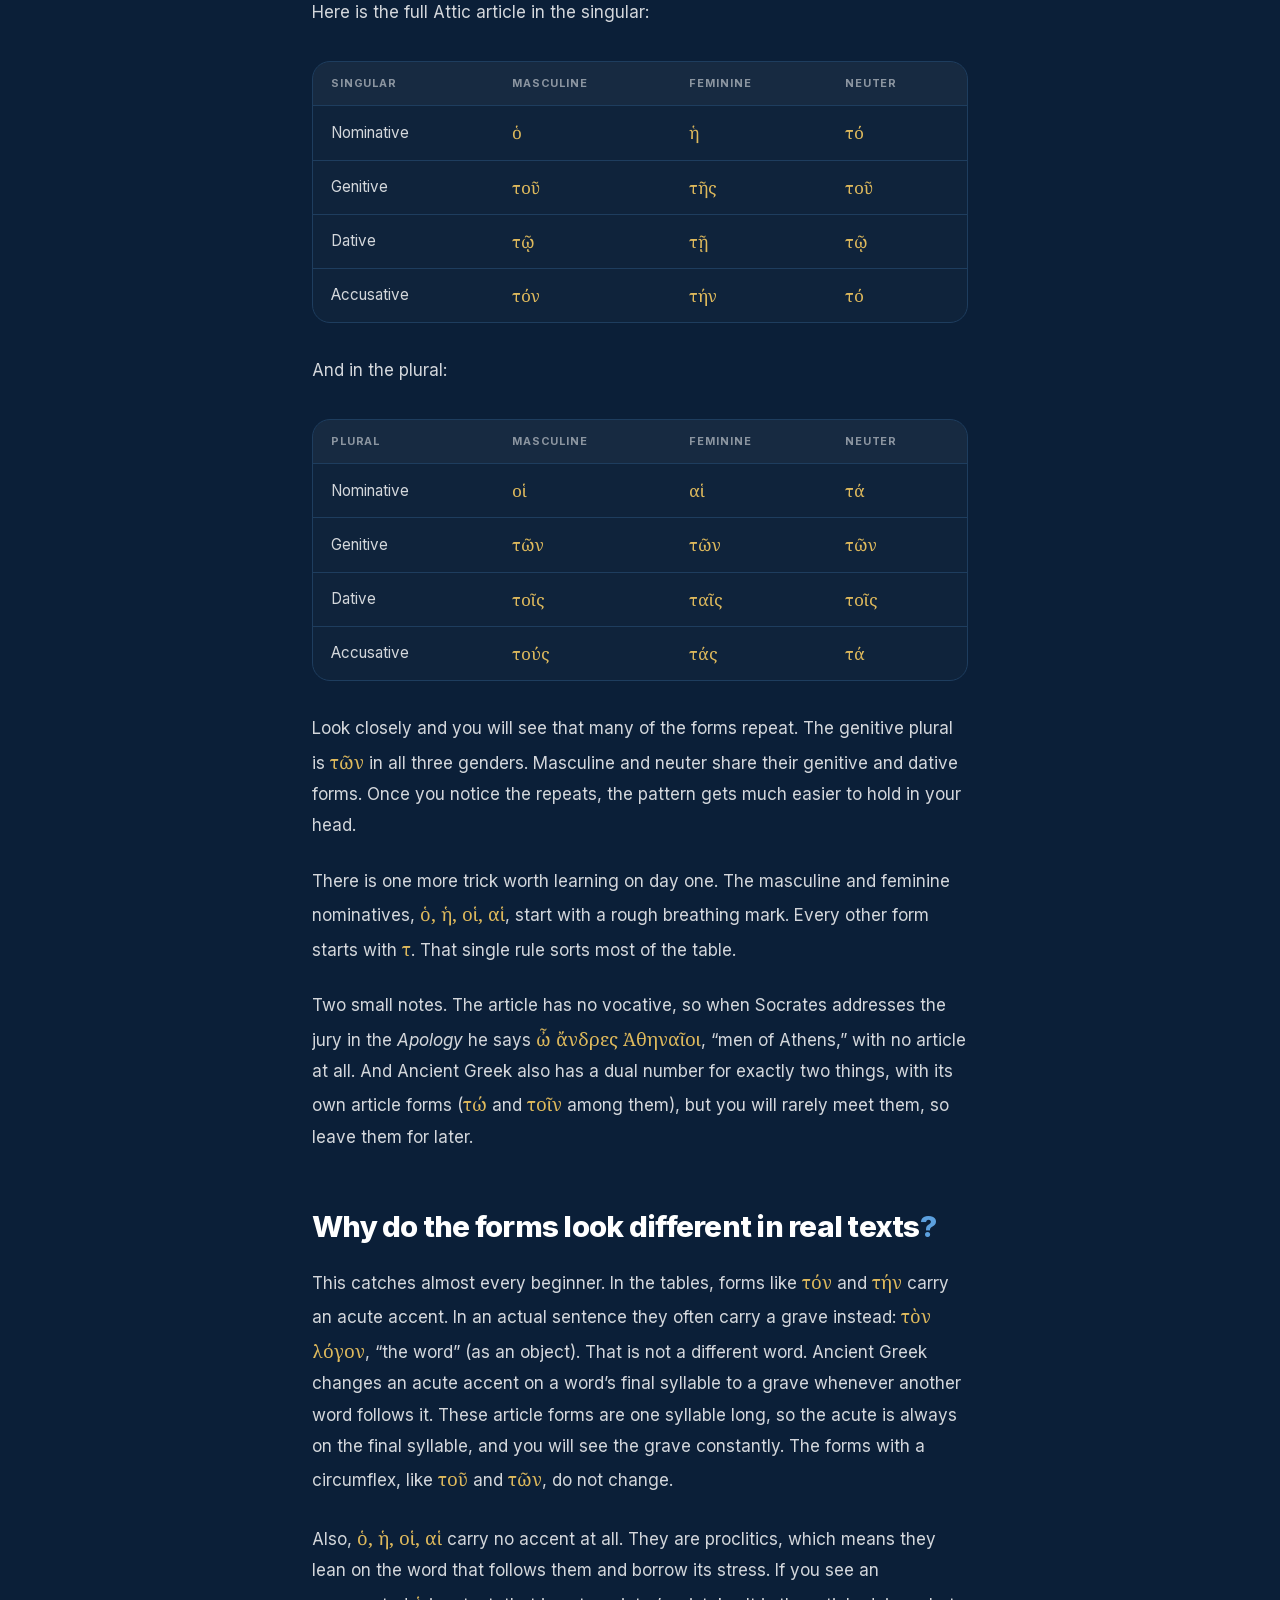
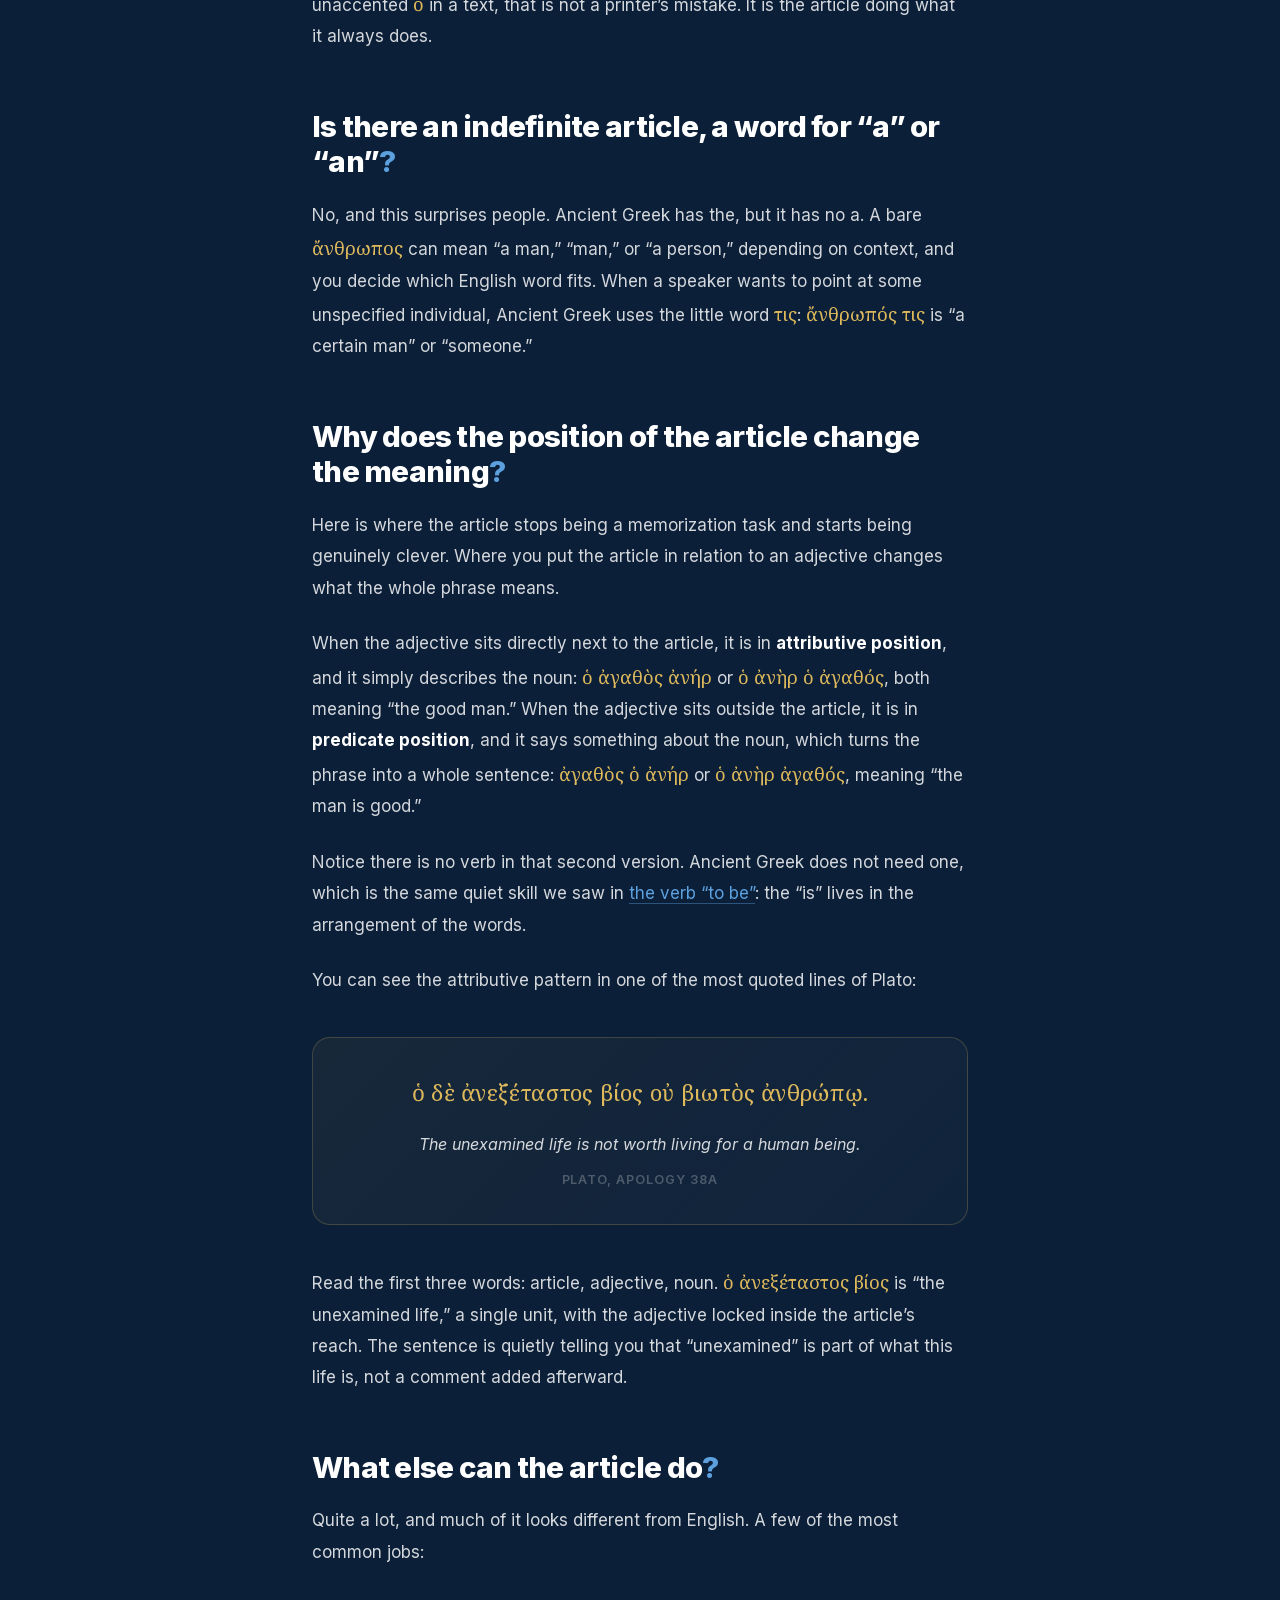
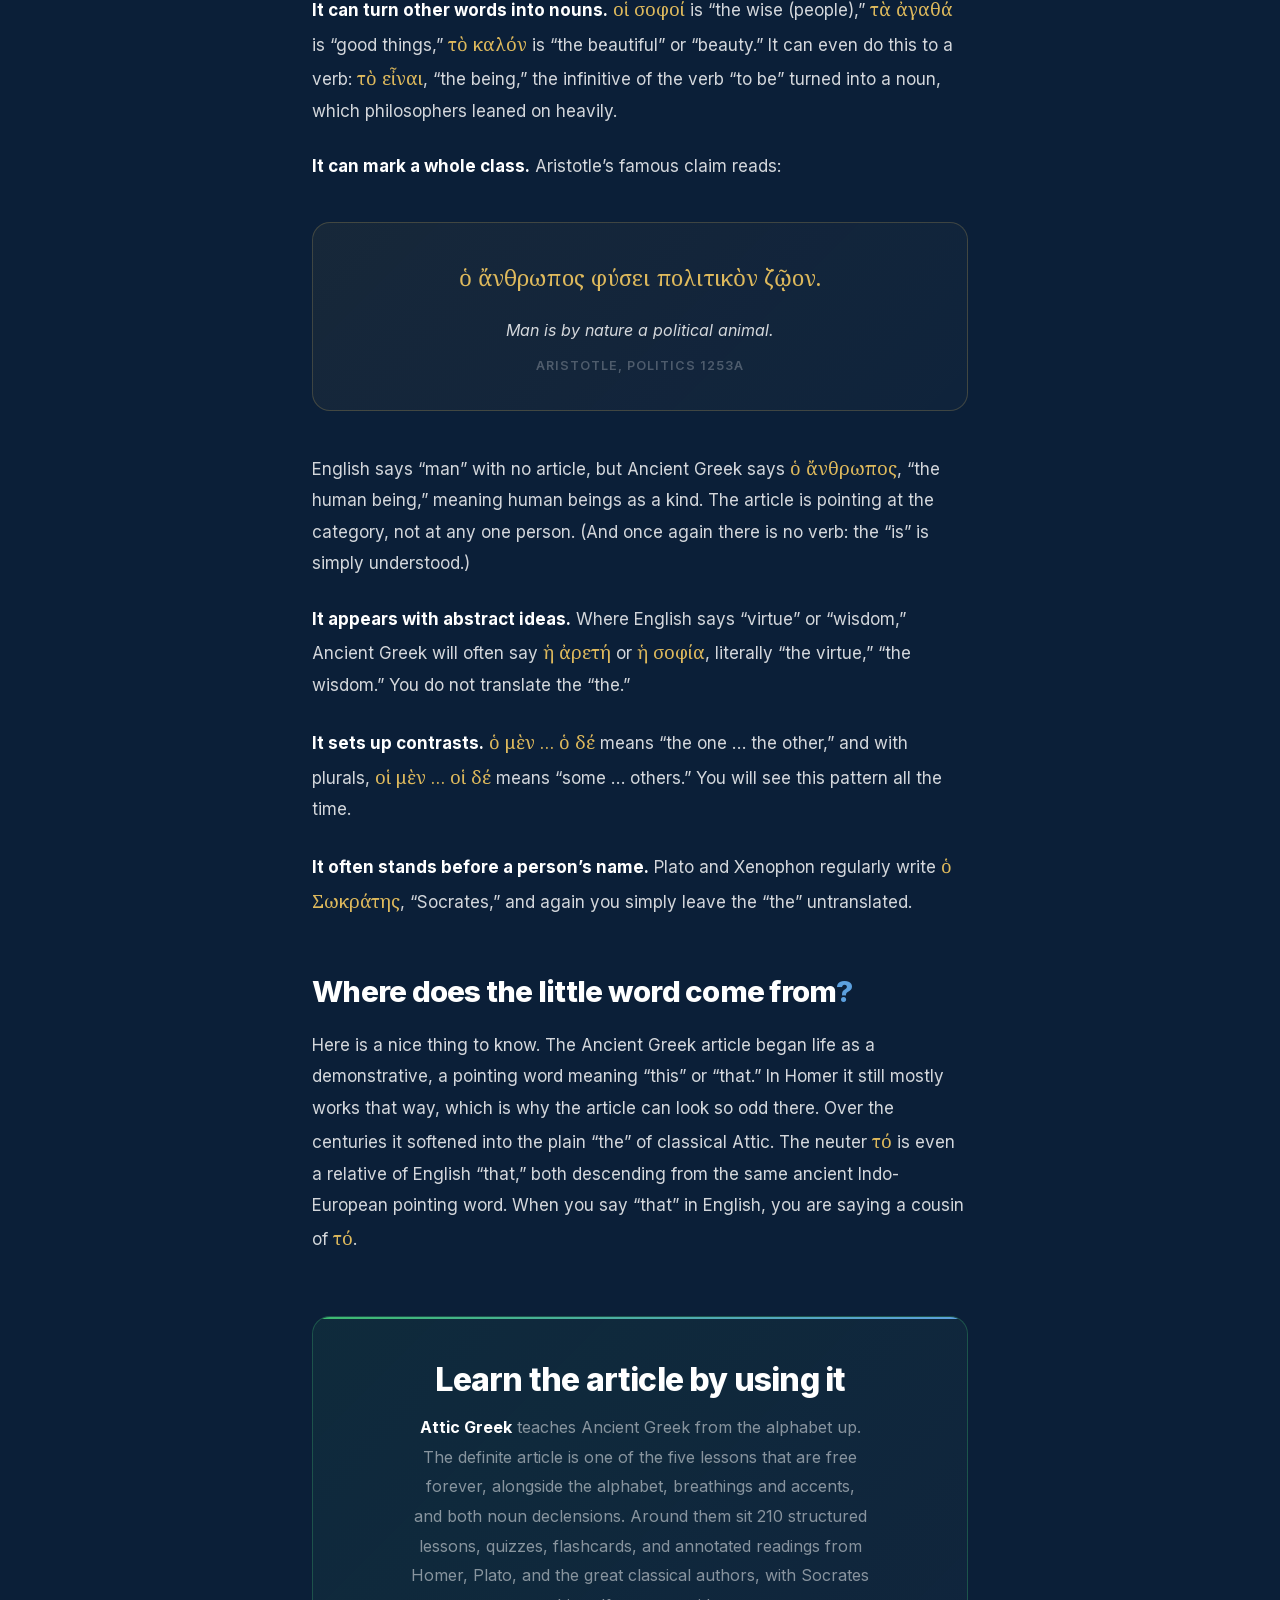
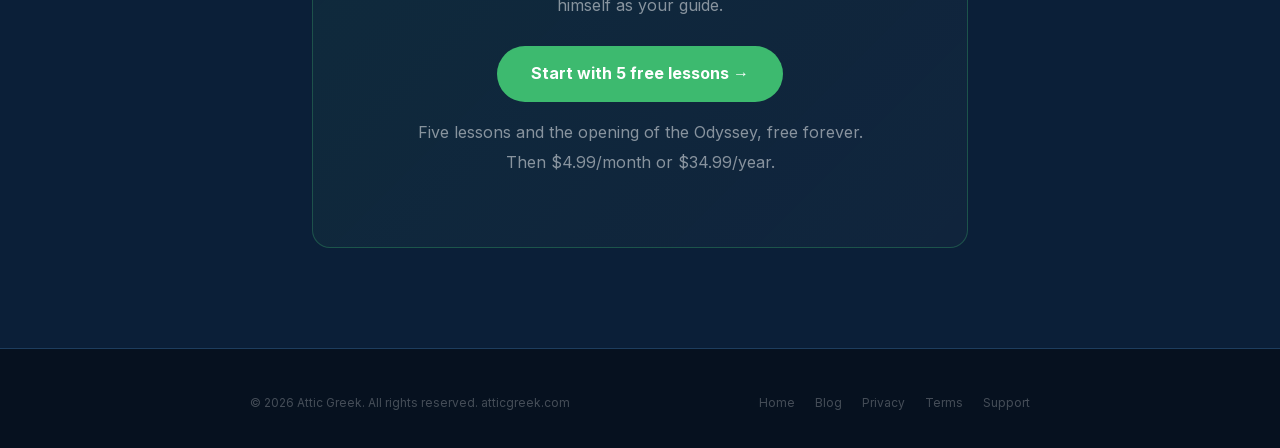
<file: blog/ancient-greek-definite-article/index.html>
<!DOCTYPE html>
<html lang="en">
<head>
<meta charset="UTF-8">
<meta name="viewport" content="width=device-width, initial-scale=1.0">

<!-- ── SEO ── -->
<title>The Ancient Greek Definite Article: ὁ, ἡ, τό Explained</title>
<meta name="description" content="Ancient Greek has ὁ, ἡ, τό and no word for “a.” The full Ancient Greek article table, the accent trap, and why word order changes the meaning.">
<link rel="canonical" href="https://atticgreek.com/blog/ancient-greek-definite-article/">
<meta name="robots" content="index, follow, max-image-preview:large">
<meta name="author" content="Attic Greek">

<!-- ── Open Graph ── -->
<meta property="og:type" content="article">
<meta property="og:title" content="The Ancient Greek Definite Article: ὁ, ἡ, τό Explained">
<meta property="og:description" content="Ancient Greek has ὁ, ἡ, τό and no word for “a.” The full Ancient Greek article table, the accent trap, and why word order changes the meaning.">
<meta property="og:url" content="https://atticgreek.com/blog/ancient-greek-definite-article/">
<meta property="og:site_name" content="Attic Greek">
<meta property="og:locale" content="en_US">
<meta property="og:image" content="https://atticgreek.com/assets/ancient-greek-definite-article-blog.jpg">
<meta property="og:image:width" content="1200">
<meta property="og:image:height" content="630">
<meta property="og:image:alt" content="ὁ, ἡ, τό — the definite article in Ancient Greek">
<meta property="article:published_time" content="2026-09-21">
<meta property="article:author" content="Attic Greek">

<!-- ── Twitter card ── -->
<meta name="twitter:card" content="summary_large_image">
<meta name="twitter:title" content="The Ancient Greek Definite Article: ὁ, ἡ, τό Explained">
<meta name="twitter:description" content="Ancient Greek has ὁ, ἡ, τό and no word for “a.” The full Ancient Greek article table, the accent trap, and why word order changes the meaning.">
<meta name="twitter:image" content="https://atticgreek.com/assets/ancient-greek-definite-article-blog.jpg">
<meta name="twitter:image:alt" content="ὁ, ἡ, τό — the definite article in Ancient Greek">

<!-- ── Favicon ── -->
<link rel="icon" type="image/png" sizes="32x32" href="../../assets/favicon-32.png">
<link rel="icon" type="image/png" sizes="16x16" href="../../assets/favicon-16.png">
<link rel="apple-touch-icon" sizes="180x180" href="../../assets/apple-touch-icon.png">
<meta name="theme-color" content="#0b1f38">

<!-- ── Fonts ── -->
<link rel="stylesheet" href="../../assets/fonts/fonts.css">
<link rel="stylesheet" href="../blog.css">

<!-- ══════════════════════════════════════════════════════════
     STRUCTURED DATA — Block 1: Article
════════════════════════════════════════════════════════════ -->
<script type="application/ld+json">
{
  "@context": "https://schema.org",
  "@type": "Article",
  "headline": "The Ancient Greek Definite Article: ὁ, ἡ, τό Explained",
  "description": "The Ancient Greek definite article ὁ, ἡ, τό: the full table of forms, the accent rule beginners miss, why there is no indefinite article, and how the position of the article changes meaning.",
  "image": "https://atticgreek.com/assets/ancient-greek-definite-article-blog.jpg",
  "author": { "@type": "Organization", "name": "Attic Greek", "url": "https://atticgreek.com" },
  "publisher": {
    "@type": "Organization",
    "name": "Attic Greek",
    "logo": { "@type": "ImageObject", "url": "https://atticgreek.com/assets/logo.png" }
  },
  "mainEntityOfPage": "https://atticgreek.com/blog/ancient-greek-definite-article/",
  "datePublished": "2026-09-21",
  "dateModified": "2026-09-21",
  "inLanguage": "en",
  "about": [
    { "@type": "Thing", "name": "Ancient Greek grammar" },
    { "@type": "Thing", "name": "Ancient Greek definite article" }
  ]
}
</script>

<!-- ══════════════════════════════════════════════════════════
     STRUCTURED DATA — Block 2: FAQPage
════════════════════════════════════════════════════════════ -->
<script type="application/ld+json">
{
  "@context": "https://schema.org",
  "@type": "FAQPage",
  "mainEntity": [
    {
      "@type": "Question",
      "name": "What is the definite article in Ancient Greek?",
      "acceptedAnswer": {
        "@type": "Answer",
        "text": "The definite article in Ancient Greek (Attic) is ὁ (masculine), ἡ (feminine), and τό (neuter), the equivalent of English \"the.\" Unlike English, it changes form to agree with its noun in gender, number, and case."
      }
    },
    {
      "@type": "Question",
      "name": "How does the Ancient Greek definite article change form?",
      "acceptedAnswer": {
        "@type": "Answer",
        "text": "The article changes to match its noun in gender, number, and case. Many forms repeat: the genitive plural is τῶν in all three genders, and the masculine and neuter share their genitive and dative forms. There are also rare dual forms, used for exactly two things."
      }
    },
    {
      "@type": "Question",
      "name": "Does Ancient Greek have an indefinite article?",
      "acceptedAnswer": {
        "@type": "Answer",
        "text": "No. Ancient Greek has no word for \"a\" or \"an.\" A noun without the article can be translated with or without \"a\" depending on context, and the indefinite word τις (\"a certain, someone\") is used when a speaker wants to point to an unspecified individual."
      }
    },
    {
      "@type": "Question",
      "name": "What is the difference between attributive and predicate position?",
      "acceptedAnswer": {
        "@type": "Answer",
        "text": "When an adjective stands directly after the article, as in ὁ ἀγαθὸς ἀνήρ or ὁ ἀνὴρ ὁ ἀγαθός, it is in attributive position and means \"the good man.\" When the adjective stands outside the article, as in ἀγαθὸς ὁ ἀνήρ or ὁ ἀνὴρ ἀγαθός, it is in predicate position and forms a complete sentence: \"the man is good.\""
      }
    }
  ]
}
</script>

<!-- ── Breadcrumbs ── -->
<script type="application/ld+json">
{
  "@context": "https://schema.org",
  "@type": "BreadcrumbList",
  "itemListElement": [
    { "@type": "ListItem", "position": 1, "name": "Home", "item": "https://atticgreek.com/" },
    { "@type": "ListItem", "position": 2, "name": "Blog", "item": "https://atticgreek.com/blog/" },
    { "@type": "ListItem", "position": 3, "name": "The Ancient Greek Definite Article: ὁ, ἡ, τό Explained" }
  ]
}
</script>
</head>
<body>

<a class="skip-link" href="#main">Skip to content</a>

<!-- ══════════════════════════════════════════
     NAV
══════════════════════════════════════════ -->
<nav id="mainNav">
  <a class="nav-logo" href="/">
    <img src="../../assets/logo.png" alt="Attic Greek" class="nav-logo-img" width="600" height="160">
  </a>
  <div class="nav-center">
    <a href="/#features">Features</a>
    <a href="/#pricing">Pricing</a>
    <a href="/#about">About</a>
    <a href="/blog/" class="current">Blog</a>
    <a href="/#page-support">Support</a>
    <a href="/#page-privacy">Privacy</a>
  </div>
  <a class="nav-cta desktop-only" href="https://apps.apple.com/app/id6789966196?ct=blog" target="_blank" rel="noopener">Get the App</a>
  <button class="hamburger" id="burger" onclick="toggleMobile()" aria-label="Open menu" aria-expanded="false" aria-controls="mobileNav">
    <span></span><span></span><span></span>
  </button>
</nav>
<div class="mobile-nav" id="mobileNav">
  <a href="/#features">Features</a>
  <a href="/#pricing">Pricing</a>
  <a href="/#about">About</a>
  <a href="/blog/">Blog</a>
  <a href="/#page-support">Support</a>
  <a href="/#page-privacy">Privacy Policy</a>
  <a href="/#page-terms">Terms of Service</a>
  <a href="https://apps.apple.com/app/id6789966196?ct=blog" target="_blank" rel="noopener" style="color:var(--green);font-weight:700;">Get the App →</a>
</div>

<!-- ══════════════════════════════════════════
     ARTICLE
══════════════════════════════════════════ -->
<main id="main">
<div class="article-head">
  <div class="orb orb-blue" aria-hidden="true"></div>
  <a class="back-link" href="/blog/">← All articles</a>
  <h1>The Ancient Greek Definite Article: Why “The” Changes Its Shape</h1>
  <div class="article-meta">
    <time datetime="2026-09-21">21 September 2026</time>
    <span class="dot" aria-hidden="true">·</span>
    <span>8 min read</span>
  </div>
</div>

<div class="article-wrap">
<article>

  <figure class="article-hero">
    <img src="../../assets/ancient-greek-definite-article-blog.jpg" width="1200" height="630"
         alt="ὁ, ἡ, τό — the definite article in Ancient Greek">
  </figure>

  <p class="lead">English gets by with a single word for “the.” Ancient Greek has a whole family of them, and every one is doing real work.</p>

  <p>That sounds like bad news for a beginner, and for about a week it feels like it. But the definite article is also the best thing you can learn early, because it is a small, closed set of forms that shows up in nearly every sentence you will ever read. Learn it once and you can see the shape of an Ancient Greek sentence before you know a single noun in it.</p>

  <h2 id="what-is-the-article">What is the definite article in Ancient Greek<span class="qmark">?</span></h2>

  <p>It is the Ancient Greek “the”: <span class="gk" lang="grc">ὁ</span> for masculine nouns, <span class="gk" lang="grc">ἡ</span> for feminine, <span class="gk" lang="grc">τό</span> for neuter. Where English never changes “the,” Ancient Greek changes it to match the noun beside it in three ways at once: gender, number (one thing or several), and case (the noun’s job in the sentence).</p>

  <p>Gender here is grammatical, not biological. <span class="gk" lang="grc">ὁ λόγος</span> (“the word”) is masculine, <span class="gk" lang="grc">ἡ ψυχή</span> (“the soul”) is feminine, <span class="gk" lang="grc">τὸ ἔργον</span> (“the work, the deed”) is neuter. You learn each noun together with its article, and the article tells you the gender the moment you see it.</p>

  <h2 id="forms">How does the article change form<span class="qmark">?</span></h2>

  <p>Here is the full Attic article in the singular:</p>

  <div class="conj-table-wrap">
  <table class="conj-table">
    <thead>
      <tr><th>Singular</th><th>Masculine</th><th>Feminine</th><th>Neuter</th></tr>
    </thead>
    <tbody>
      <tr><td>Nominative</td><td class="gk-cell" lang="grc">ὁ</td><td class="gk-cell" lang="grc">ἡ</td><td class="gk-cell" lang="grc">τό</td></tr>
      <tr><td>Genitive</td><td class="gk-cell" lang="grc">τοῦ</td><td class="gk-cell" lang="grc">τῆς</td><td class="gk-cell" lang="grc">τοῦ</td></tr>
      <tr><td>Dative</td><td class="gk-cell" lang="grc">τῷ</td><td class="gk-cell" lang="grc">τῇ</td><td class="gk-cell" lang="grc">τῷ</td></tr>
      <tr><td>Accusative</td><td class="gk-cell" lang="grc">τόν</td><td class="gk-cell" lang="grc">τήν</td><td class="gk-cell" lang="grc">τό</td></tr>
    </tbody>
  </table>
  </div>

  <p>And in the plural:</p>

  <div class="conj-table-wrap">
  <table class="conj-table">
    <thead>
      <tr><th>Plural</th><th>Masculine</th><th>Feminine</th><th>Neuter</th></tr>
    </thead>
    <tbody>
      <tr><td>Nominative</td><td class="gk-cell" lang="grc">οἱ</td><td class="gk-cell" lang="grc">αἱ</td><td class="gk-cell" lang="grc">τά</td></tr>
      <tr><td>Genitive</td><td class="gk-cell" lang="grc">τῶν</td><td class="gk-cell" lang="grc">τῶν</td><td class="gk-cell" lang="grc">τῶν</td></tr>
      <tr><td>Dative</td><td class="gk-cell" lang="grc">τοῖς</td><td class="gk-cell" lang="grc">ταῖς</td><td class="gk-cell" lang="grc">τοῖς</td></tr>
      <tr><td>Accusative</td><td class="gk-cell" lang="grc">τούς</td><td class="gk-cell" lang="grc">τάς</td><td class="gk-cell" lang="grc">τά</td></tr>
    </tbody>
  </table>
  </div>

  <p>Look closely and you will see that many of the forms repeat. The genitive plural is <span class="gk" lang="grc">τῶν</span> in all three genders. Masculine and neuter share their genitive and dative forms. Once you notice the repeats, the pattern gets much easier to hold in your head.</p>

  <p>There is one more trick worth learning on day one. The masculine and feminine nominatives, <span class="gk" lang="grc">ὁ, ἡ, οἱ, αἱ</span>, start with a rough breathing mark. Every other form starts with <span class="gk" lang="grc">τ</span>. That single rule sorts most of the table.</p>

  <p>Two small notes. The article has no vocative, so when Socrates addresses the jury in the <em>Apology</em> he says <span class="gk" lang="grc">ὦ ἄνδρες Ἀθηναῖοι</span>, “men of Athens,” with no article at all. And Ancient Greek also has a dual number for exactly two things, with its own article forms (<span class="gk" lang="grc">τώ</span> and <span class="gk" lang="grc">τοῖν</span> among them), but you will rarely meet them, so leave them for later.</p>

  <h2 id="accent-trap">Why do the forms look different in real texts<span class="qmark">?</span></h2>

  <p>This catches almost every beginner. In the tables, forms like <span class="gk" lang="grc">τόν</span> and <span class="gk" lang="grc">τήν</span> carry an acute accent. In an actual sentence they often carry a grave instead: <span class="gk" lang="grc">τὸν λόγον</span>, “the word” (as an object). That is not a different word. Ancient Greek changes an acute accent on a word’s final syllable to a grave whenever another word follows it. These article forms are one syllable long, so the acute is always on the final syllable, and you will see the grave constantly. The forms with a circumflex, like <span class="gk" lang="grc">τοῦ</span> and <span class="gk" lang="grc">τῶν</span>, do not change.</p>

  <p>Also, <span class="gk" lang="grc">ὁ, ἡ, οἱ, αἱ</span> carry no accent at all. They are proclitics, which means they lean on the word that follows them and borrow its stress. If you see an unaccented <span class="gk" lang="grc">ὁ</span> in a text, that is not a printer’s mistake. It is the article doing what it always does.</p>

  <h2 id="indefinite">Is there an indefinite article, a word for “a” or “an”<span class="qmark">?</span></h2>

  <p>No, and this surprises people. Ancient Greek has the, but it has no a. A bare <span class="gk" lang="grc">ἄνθρωπος</span> can mean “a man,” “man,” or “a person,” depending on context, and you decide which English word fits. When a speaker wants to point at some unspecified individual, Ancient Greek uses the little word <span class="gk" lang="grc">τις</span>: <span class="gk" lang="grc">ἄνθρωπός τις</span> is “a certain man” or “someone.”</p>

  <h2 id="position">Why does the position of the article change the meaning<span class="qmark">?</span></h2>

  <p>Here is where the article stops being a memorization task and starts being genuinely clever. Where you put the article in relation to an adjective changes what the whole phrase means.</p>

  <p>When the adjective sits directly next to the article, it is in <strong>attributive position</strong>, and it simply describes the noun: <span class="gk" lang="grc">ὁ ἀγαθὸς ἀνήρ</span> or <span class="gk" lang="grc">ὁ ἀνὴρ ὁ ἀγαθός</span>, both meaning “the good man.” When the adjective sits outside the article, it is in <strong>predicate position</strong>, and it says something about the noun, which turns the phrase into a whole sentence: <span class="gk" lang="grc">ἀγαθὸς ὁ ἀνήρ</span> or <span class="gk" lang="grc">ὁ ἀνὴρ ἀγαθός</span>, meaning “the man is good.”</p>

  <p>Notice there is no verb in that second version. Ancient Greek does not need one, which is the same quiet skill we saw in <a href="/blog/how-to-conjugate-to-be-in-attic-greek/">the verb “to be”</a>: the “is” lives in the arrangement of the words.</p>

  <p>You can see the attributive pattern in one of the most quoted lines of Plato:</p>

  <blockquote class="greek-quote">
    <p class="gk-text" lang="grc">ὁ δὲ ἀνεξέταστος βίος οὐ βιωτὸς ἀνθρώπῳ.</p>
    <p class="gk-trans">The unexamined life is not worth living for a human being.</p>
    <cite>Plato, Apology 38a</cite>
  </blockquote>

  <p>Read the first three words: article, adjective, noun. <span class="gk" lang="grc">ὁ ἀνεξέταστος βίος</span> is “the unexamined life,” a single unit, with the adjective locked inside the article’s reach. The sentence is quietly telling you that “unexamined” is part of what this life is, not a comment added afterward.</p>

  <h2 id="other-uses">What else can the article do<span class="qmark">?</span></h2>

  <p>Quite a lot, and much of it looks different from English. A few of the most common jobs:</p>

  <p><strong>It can turn other words into nouns.</strong> <span class="gk" lang="grc">οἱ σοφοί</span> is “the wise (people),” <span class="gk" lang="grc">τὰ ἀγαθά</span> is “good things,” <span class="gk" lang="grc">τὸ καλόν</span> is “the beautiful” or “beauty.” It can even do this to a verb: <span class="gk" lang="grc">τὸ εἶναι</span>, “the being,” the infinitive of the verb “to be” turned into a noun, which philosophers leaned on heavily.</p>

  <p><strong>It can mark a whole class.</strong> Aristotle’s famous claim reads:</p>

  <blockquote class="greek-quote">
    <p class="gk-text" lang="grc">ὁ ἄνθρωπος φύσει πολιτικὸν ζῷον.</p>
    <p class="gk-trans">Man is by nature a political animal.</p>
    <cite>Aristotle, Politics 1253a</cite>
  </blockquote>

  <p>English says “man” with no article, but Ancient Greek says <span class="gk" lang="grc">ὁ ἄνθρωπος</span>, “the human being,” meaning human beings as a kind. The article is pointing at the category, not at any one person. (And once again there is no verb: the “is” is simply understood.)</p>

  <p><strong>It appears with abstract ideas.</strong> Where English says “virtue” or “wisdom,” Ancient Greek will often say <span class="gk" lang="grc">ἡ ἀρετή</span> or <span class="gk" lang="grc">ἡ σοφία</span>, literally “the virtue,” “the wisdom.” You do not translate the “the.”</p>

  <p><strong>It sets up contrasts.</strong> <span class="gk" lang="grc">ὁ μὲν … ὁ δέ</span> means “the one … the other,” and with plurals, <span class="gk" lang="grc">οἱ μὲν … οἱ δέ</span> means “some … others.” You will see this pattern all the time.</p>

  <p><strong>It often stands before a person’s name.</strong> Plato and Xenophon regularly write <span class="gk" lang="grc">ὁ Σωκράτης</span>, “Socrates,” and again you simply leave the “the” untranslated.</p>

  <h2 id="origin">Where does the little word come from<span class="qmark">?</span></h2>

  <p>Here is a nice thing to know. The Ancient Greek article began life as a demonstrative, a pointing word meaning “this” or “that.” In Homer it still mostly works that way, which is why the article can look so odd there. Over the centuries it softened into the plain “the” of classical Attic. The neuter <span class="gk" lang="grc">τό</span> is even a relative of English “that,” both descending from the same ancient Indo-European pointing word. When you say “that” in English, you are saying a cousin of <span class="gk" lang="grc">τό</span>.</p>

  <!-- ══════════════════════════════════════════
       CALL TO ACTION
  ══════════════════════════════════════════ -->
  <section class="article-cta">
    <h2 id="start-learning">Learn the article by using it</h2>
    <p><strong>Attic Greek</strong> teaches Ancient Greek from the alphabet up. The definite article is one of the five lessons that are free forever, alongside the alphabet, breathings and accents, and both noun declensions. Around them sit 210 structured lessons, quizzes, flashcards, and annotated readings from Homer, Plato, and the great classical authors, with Socrates himself as your guide.</p>
    <a class="btn-green" href="https://apps.apple.com/app/id6789966196?ct=blog" target="_blank" rel="noopener">Start with 5 free lessons →</a>
    <p class="cta-note">Five lessons and the opening of the Odyssey, free forever. Then $4.99/month or $34.99/year.</p>
  </section>

</article>
</div>
</main>

<!-- ══════════════════════════════════════════
     FOOTER
══════════════════════════════════════════ -->
<footer>
  <div class="footer-inner">
    <div class="footer-copy">© 2026 Attic Greek. All rights reserved. atticgreek.com</div>
    <div class="footer-links-row">
      <a href="/">Home</a>
      <a href="/blog/">Blog</a>
      <a href="/#page-privacy">Privacy</a>
      <a href="/#page-terms">Terms</a>
      <a href="/#page-support">Support</a>
    </div>
  </div>
</footer>

<script>
function toggleMobile() {
  const nav = document.getElementById('mobileNav');
  const open = nav.classList.toggle('open');
  document.getElementById('burger').setAttribute('aria-expanded', open);
}
document.addEventListener('click', e => {
  if (!e.target.closest('#mobileNav') && !e.target.closest('#burger')) {
    document.getElementById('mobileNav').classList.remove('open');
    document.getElementById('burger').setAttribute('aria-expanded', 'false');
  }
});
window.addEventListener('scroll', () => {
  document.getElementById('mainNav').classList.toggle('scrolled', window.scrollY > 60);
}, { passive: true });
</script>
</body>
</html>
</file>
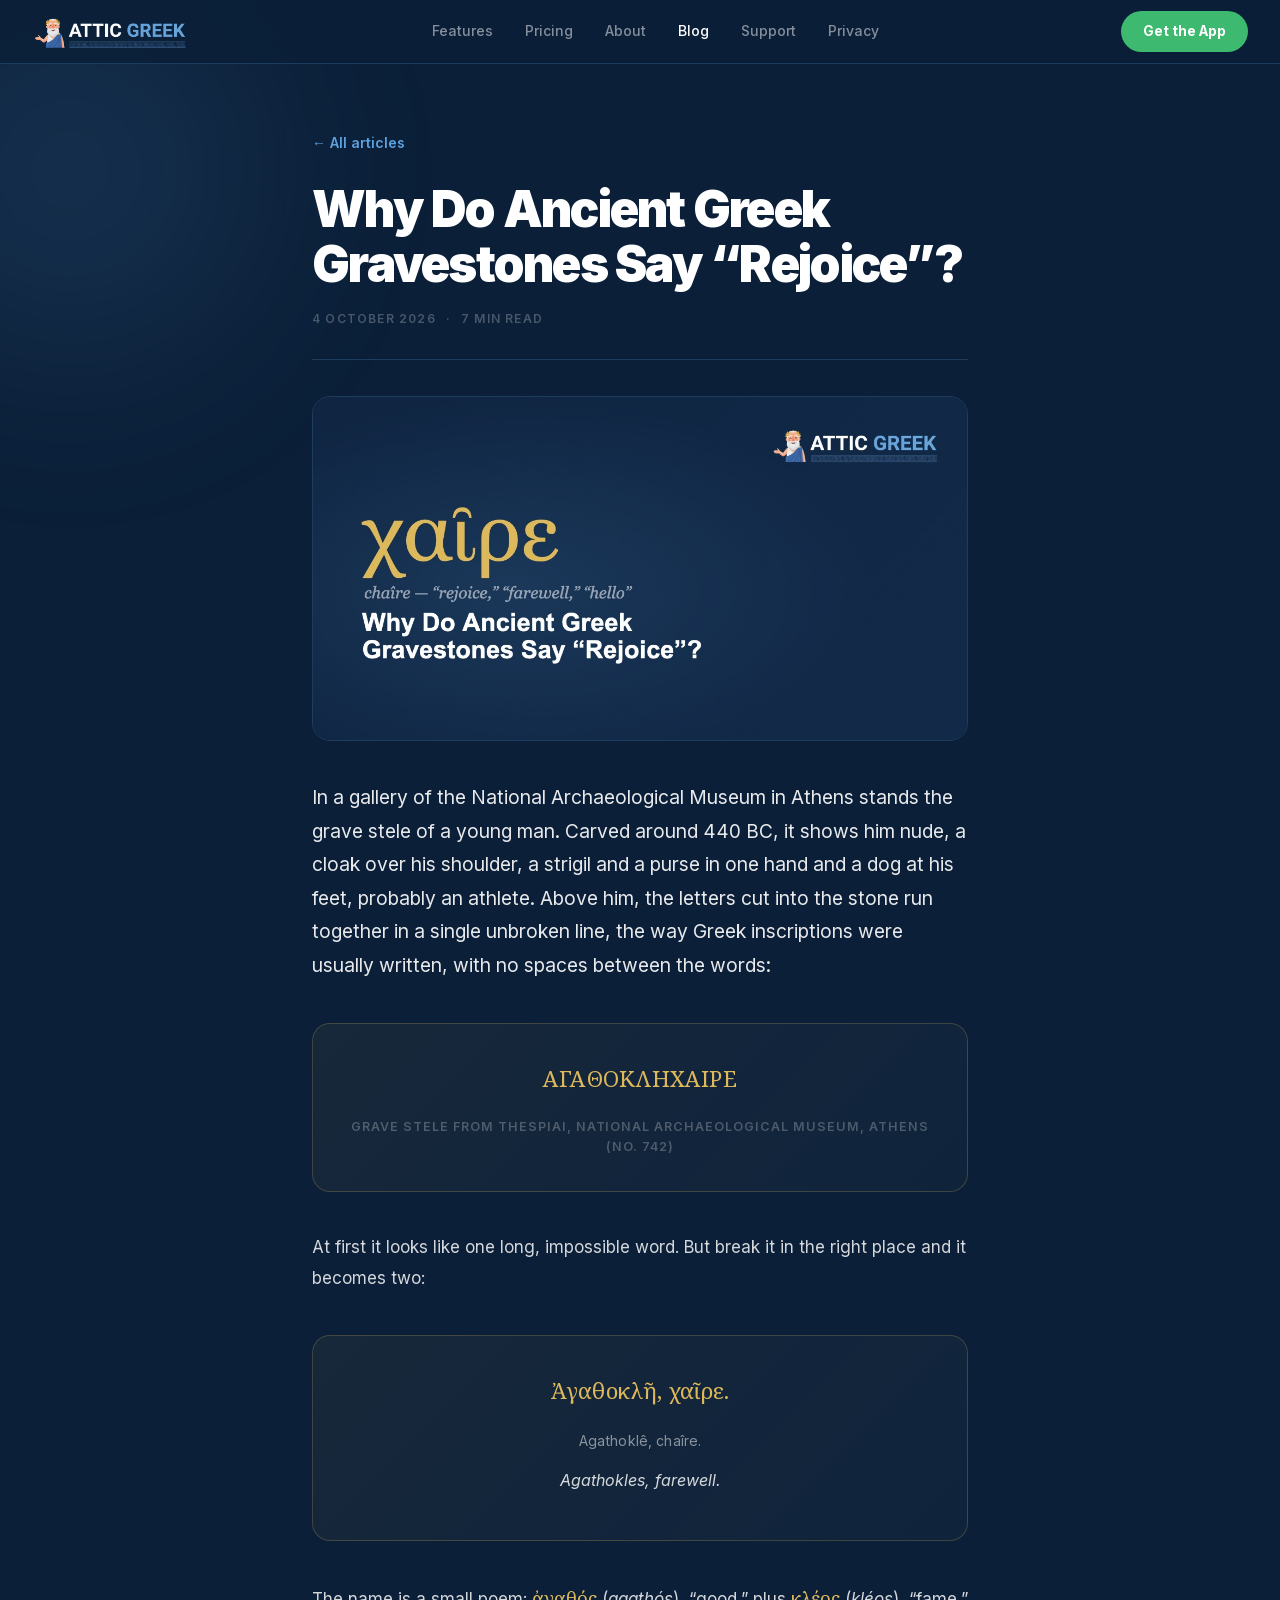
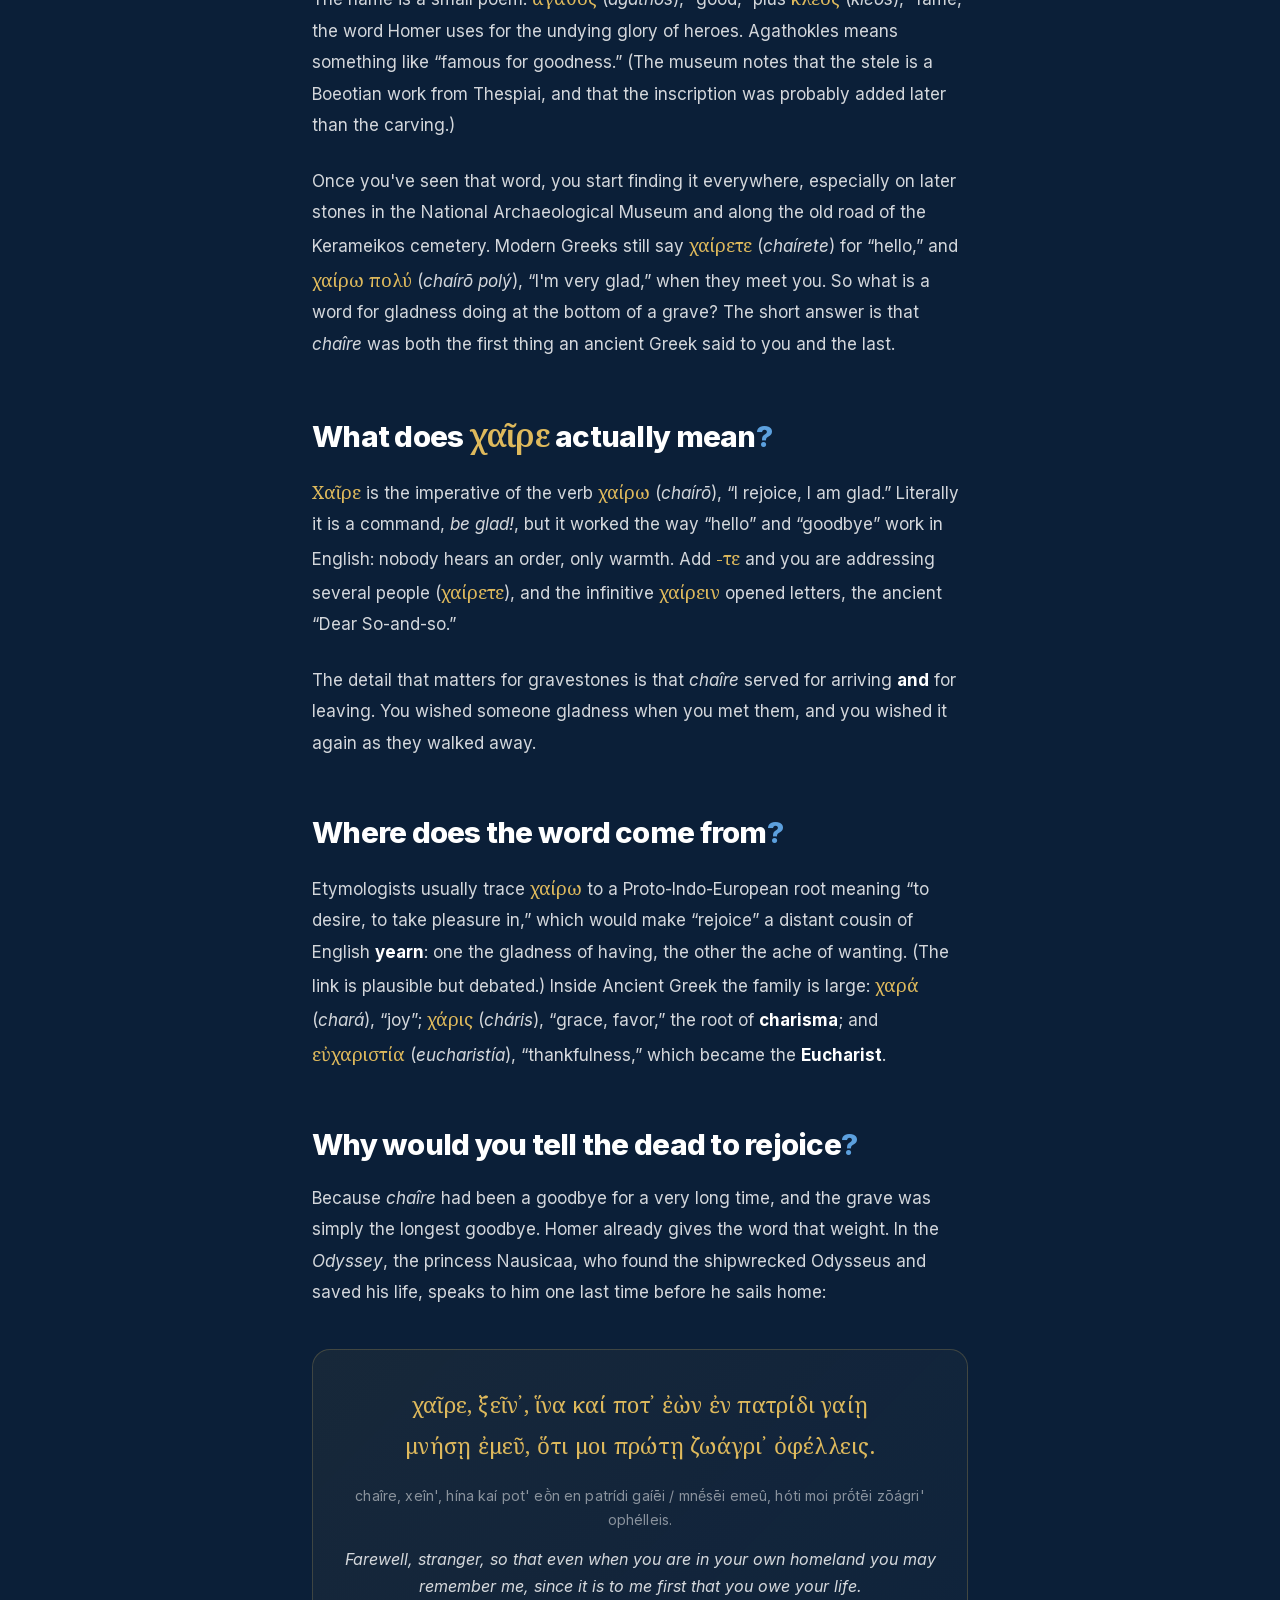
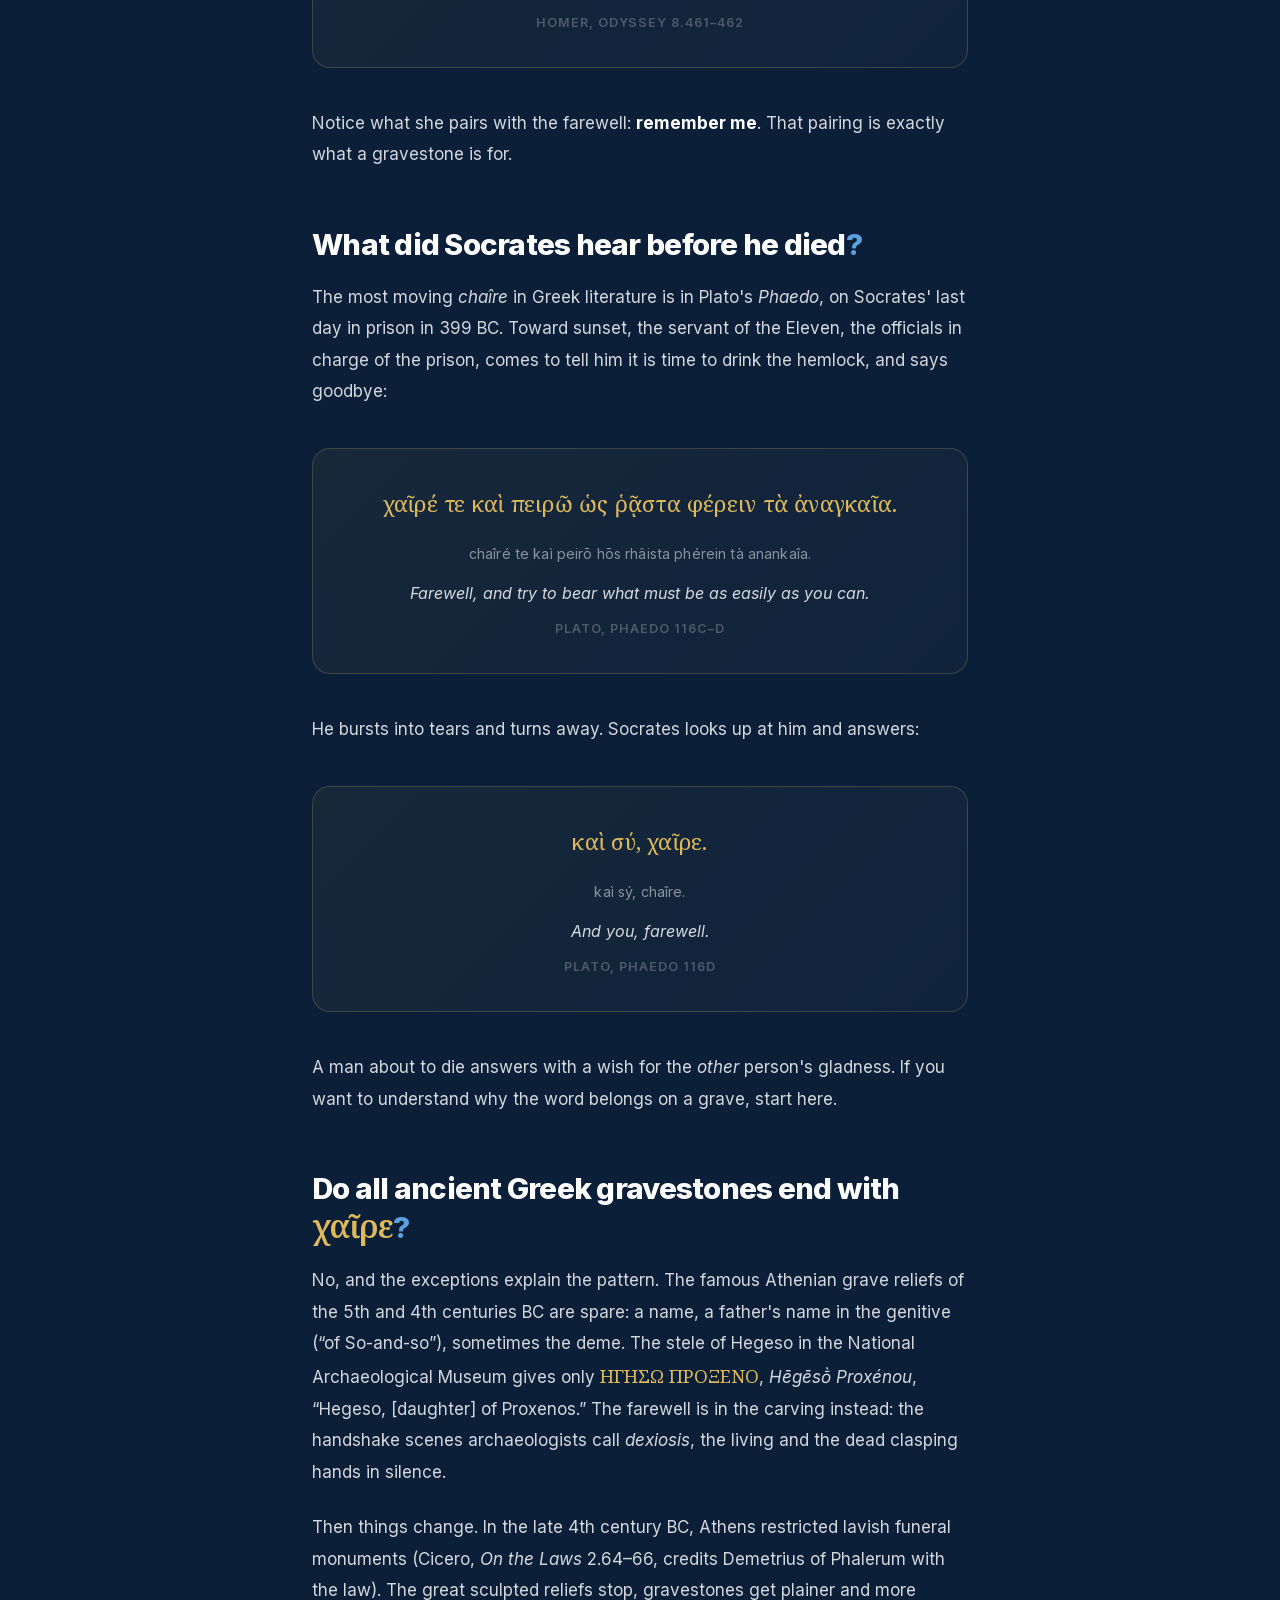
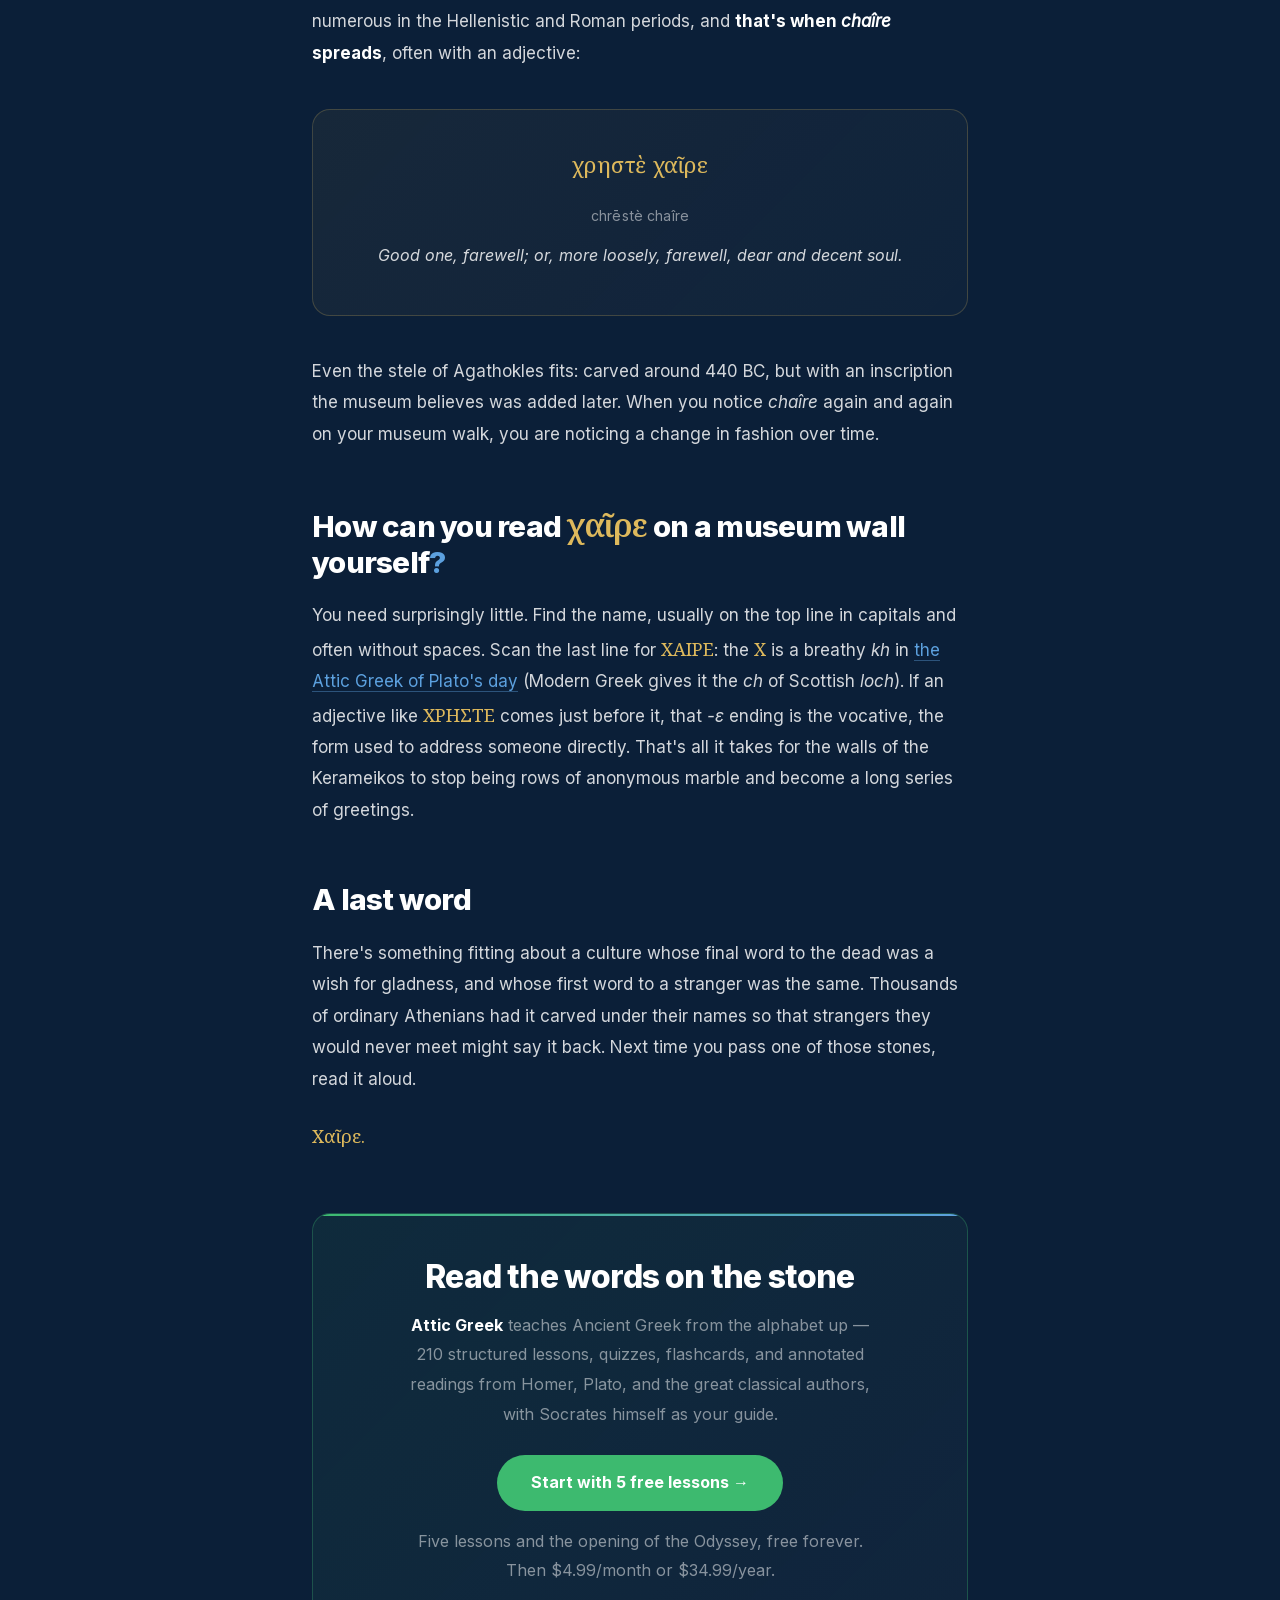
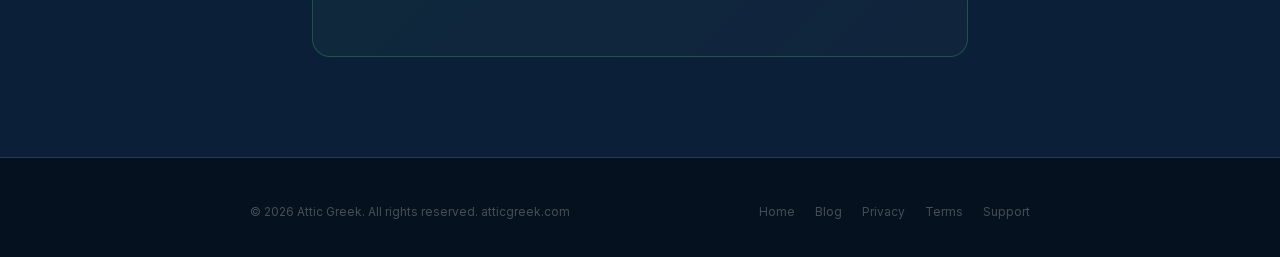
<file: blog/ancient-greek-gravestones-chaire/index.html>
<!DOCTYPE html>
<html lang="en">
<head>
<meta charset="UTF-8">
<meta name="viewport" content="width=device-width, initial-scale=1.0">

<!-- ── SEO ── -->
<title>Why Do Ancient Greek Gravestones Say “Rejoice”?</title>
<meta name="description" content="Ancient Greek gravestones end with χαῖρε, “rejoice.” How a word of gladness became the last word on a grave, from Homer to Socrates to Athens.">
<link rel="canonical" href="https://atticgreek.com/blog/ancient-greek-gravestones-chaire/">
<meta name="robots" content="index, follow, max-image-preview:large">
<meta name="author" content="Attic Greek">

<!-- ── Open Graph ── -->
<meta property="og:type" content="article">
<meta property="og:title" content="Why Do Ancient Greek Gravestones Say “Rejoice”?">
<meta property="og:description" content="Ancient Greek gravestones end with χαῖρε, “rejoice.” How a word of gladness became the last word on a grave, from Homer to Socrates to Athens.">
<meta property="og:url" content="https://atticgreek.com/blog/ancient-greek-gravestones-chaire/">
<meta property="og:site_name" content="Attic Greek">
<meta property="og:locale" content="en_US">
<meta property="og:image" content="https://atticgreek.com/assets/ancient-greek-gravestones-chaire-blog.jpg">
<meta property="og:image:width" content="1200">
<meta property="og:image:height" content="630">
<meta property="og:image:alt" content="χαῖρε — why Ancient Greek gravestones say rejoice">
<meta property="article:published_time" content="2026-10-04">
<meta property="article:author" content="Attic Greek">

<!-- ── Twitter card ── -->
<meta name="twitter:card" content="summary_large_image">
<meta name="twitter:title" content="Why Do Ancient Greek Gravestones Say “Rejoice”?">
<meta name="twitter:description" content="Ancient Greek gravestones end with χαῖρε, “rejoice.” How a word of gladness became the last word on a grave, from Homer to Socrates to Athens.">
<meta name="twitter:image" content="https://atticgreek.com/assets/ancient-greek-gravestones-chaire-blog.jpg">
<meta name="twitter:image:alt" content="χαῖρε — why Ancient Greek gravestones say rejoice">

<!-- ── Favicon ── -->
<link rel="icon" type="image/png" sizes="32x32" href="../../assets/favicon-32.png">
<link rel="icon" type="image/png" sizes="16x16" href="../../assets/favicon-16.png">
<link rel="apple-touch-icon" sizes="180x180" href="../../assets/apple-touch-icon.png">
<meta name="theme-color" content="#0b1f38">

<!-- ── Fonts ── -->
<link rel="stylesheet" href="../../assets/fonts/fonts.css">
<link rel="stylesheet" href="../blog.css">

<!-- ══════════════════════════════════════════════════════════
     STRUCTURED DATA — Block 1: Article
════════════════════════════════════════════════════════════ -->
<script type="application/ld+json">
{
  "@context": "https://schema.org",
  "@type": "Article",
  "headline": "Why Do Ancient Greek Gravestones Say “Rejoice”?",
  "description": "Why Ancient Greek gravestones end with χαῖρε, “rejoice”: the word's meaning and roots, its use as both hello and goodbye in Homer and Plato, and how to spot it on an inscription.",
  "image": "https://atticgreek.com/assets/ancient-greek-gravestones-chaire-blog.jpg",
  "author": { "@type": "Organization", "name": "Attic Greek", "url": "https://atticgreek.com" },
  "publisher": {
    "@type": "Organization",
    "name": "Attic Greek",
    "logo": { "@type": "ImageObject", "url": "https://atticgreek.com/assets/logo.png" }
  },
  "mainEntityOfPage": "https://atticgreek.com/blog/ancient-greek-gravestones-chaire/",
  "datePublished": "2026-10-04",
  "dateModified": "2026-10-04",
  "inLanguage": "en",
  "about": [
    { "@type": "Thing", "name": "Ancient Greek language" },
    { "@type": "Thing", "name": "Ancient Greek funerary inscriptions" }
  ]
}
</script>

<!-- ══════════════════════════════════════════════════════════
     STRUCTURED DATA — Block 2: FAQPage
════════════════════════════════════════════════════════════ -->
<script type="application/ld+json">
{
  "@context": "https://schema.org",
  "@type": "FAQPage",
  "mainEntity": [
    {
      "@type": "Question",
      "name": "What does χαῖρε mean in Ancient Greek?",
      "acceptedAnswer": {
        "@type": "Answer",
        "text": "Χαῖρε is the imperative of χαίρω, “I rejoice, I am glad,” so literally “be glad!” In practice it worked as both “hello” and “goodbye.” Addressed to several people it becomes χαίρετε."
      }
    },
    {
      "@type": "Question",
      "name": "Why do Ancient Greek gravestones say χαῖρε?",
      "acceptedAnswer": {
        "@type": "Answer",
        "text": "Because χαῖρε was already a goodbye, as in Homer's Odyssey and Plato's Phaedo, and a grave was the longest goodbye. The word became common on Athenian gravestones in the Hellenistic and Roman periods, after Athens restricted lavish funeral monuments in the late 4th century BC."
      }
    },
    {
      "@type": "Question",
      "name": "Do all Ancient Greek gravestones say χαῖρε?",
      "acceptedAnswer": {
        "@type": "Answer",
        "text": "No. Classical Athenian epitaphs of the 5th and 4th centuries BC usually give only a name, a father's name and sometimes a deme. Carving χαῖρε on gravestones became widespread later."
      }
    },
    {
      "@type": "Question",
      "name": "Is χαῖρε still used in modern Greek?",
      "acceptedAnswer": {
        "@type": "Answer",
        "text": "Yes. Χαίρετε is a polite “hello” in Modern Greek, and χαίρω πολύ means “pleased to meet you.”"
      }
    }
  ]
}
</script>

<!-- ── Breadcrumbs ── -->
<script type="application/ld+json">
{
  "@context": "https://schema.org",
  "@type": "BreadcrumbList",
  "itemListElement": [
    { "@type": "ListItem", "position": 1, "name": "Home", "item": "https://atticgreek.com/" },
    { "@type": "ListItem", "position": 2, "name": "Blog", "item": "https://atticgreek.com/blog/" },
    { "@type": "ListItem", "position": 3, "name": "Why Do Ancient Greek Gravestones Say “Rejoice”?" }
  ]
}
</script>
</head>
<body>

<a class="skip-link" href="#main">Skip to content</a>

<!-- ══════════════════════════════════════════
     NAV
══════════════════════════════════════════ -->
<nav id="mainNav">
  <a class="nav-logo" href="/">
    <img src="../../assets/logo.png" alt="Attic Greek" class="nav-logo-img" width="600" height="160">
  </a>
  <div class="nav-center">
    <a href="/#features">Features</a>
    <a href="/#pricing">Pricing</a>
    <a href="/#about">About</a>
    <a href="/blog/" class="current">Blog</a>
    <a href="/#page-support">Support</a>
    <a href="/#page-privacy">Privacy</a>
  </div>
  <a class="nav-cta desktop-only" href="https://apps.apple.com/app/id6789966196?ct=blog" target="_blank" rel="noopener">Get the App</a>
  <button class="hamburger" id="burger" onclick="toggleMobile()" aria-label="Open menu" aria-expanded="false" aria-controls="mobileNav">
    <span></span><span></span><span></span>
  </button>
</nav>
<div class="mobile-nav" id="mobileNav">
  <a href="/#features">Features</a>
  <a href="/#pricing">Pricing</a>
  <a href="/#about">About</a>
  <a href="/blog/">Blog</a>
  <a href="/#page-support">Support</a>
  <a href="/#page-privacy">Privacy Policy</a>
  <a href="/#page-terms">Terms of Service</a>
  <a href="https://apps.apple.com/app/id6789966196?ct=blog" target="_blank" rel="noopener" style="color:var(--green);font-weight:700;">Get the App →</a>
</div>

<!-- ══════════════════════════════════════════
     ARTICLE
══════════════════════════════════════════ -->
<main id="main">
<div class="article-head">
  <div class="orb orb-blue" aria-hidden="true"></div>
  <a class="back-link" href="/blog/">← All articles</a>
  <h1>Why Do Ancient Greek Gravestones Say “Rejoice”?</h1>
  <div class="article-meta">
    <time datetime="2026-10-04">4 October 2026</time>
    <span class="dot" aria-hidden="true">·</span>
    <span>7 min read</span>
  </div>
</div>

<div class="article-wrap">
<article>

  <figure class="article-hero">
    <img src="../../assets/ancient-greek-gravestones-chaire-blog.jpg" width="1200" height="630"
         alt="χαῖρε — why Ancient Greek gravestones say rejoice">
  </figure>

  <p class="lead">In a gallery of the National Archaeological Museum in Athens stands the grave stele of a young man. Carved around 440 BC, it shows him nude, a cloak over his shoulder, a strigil and a purse in one hand and a dog at his feet, probably an athlete. Above him, the letters cut into the stone run together in a single unbroken line, the way Greek inscriptions were usually written, with no spaces between the words:</p>

  <blockquote class="greek-quote">
    <p class="gk-text" lang="grc">ΑΓΑΘΟΚΛΗΧΑΙΡΕ</p>
    <cite>Grave stele from Thespiai, National Archaeological Museum, Athens (no. 742)</cite>
  </blockquote>

  <p>At first it looks like one long, impossible word. But break it in the right place and it becomes two:</p>

  <blockquote class="greek-quote">
    <p class="gk-text" lang="grc">Ἀγαθοκλῆ, χαῖρε.</p>
    <p class="gk-translit">Agathoklê, chaîre.</p>
    <p class="gk-trans">Agathokles, farewell.</p>
  </blockquote>

  <p>The name is a small poem: <span class="gk" lang="grc">ἀγαθός</span> (<em>agathós</em>), “good,” plus <span class="gk" lang="grc">κλέος</span> (<em>kléos</em>), “fame,” the word Homer uses for the undying glory of heroes. Agathokles means something like “famous for goodness.” (The museum notes that the stele is a Boeotian work from Thespiai, and that the inscription was probably added later than the carving.)</p>

  <p>Once you've seen that word, you start finding it everywhere, especially on later stones in the National Archaeological Museum and along the old road of the Kerameikos cemetery. Modern Greeks still say <span class="gk" lang="grc">χαίρετε</span> (<em>chaírete</em>) for “hello,” and <span class="gk" lang="grc">χαίρω πολύ</span> (<em>chaírō polý</em>), “I'm very glad,” when they meet you. So what is a word for gladness doing at the bottom of a grave? The short answer is that <em>chaîre</em> was both the first thing an ancient Greek said to you and the last.</p>

  <h2 id="what-does-chaire-mean">What does <span class="gk" lang="grc">χαῖρε</span> actually mean<span class="qmark">?</span></h2>

  <p><span class="gk" lang="grc">Χαῖρε</span> is the imperative of the verb <span class="gk" lang="grc">χαίρω</span> (<em>chaírō</em>), “I rejoice, I am glad.” Literally it is a command, <em>be glad!</em>, but it worked the way “hello” and “goodbye” work in English: nobody hears an order, only warmth. Add <span class="gk" lang="grc">-τε</span> and you are addressing several people (<span class="gk" lang="grc">χαίρετε</span>), and the infinitive <span class="gk" lang="grc">χαίρειν</span> opened letters, the ancient “Dear So-and-so.”</p>

  <p>The detail that matters for gravestones is that <em>chaîre</em> served for arriving <strong>and</strong> for leaving. You wished someone gladness when you met them, and you wished it again as they walked away.</p>

  <h2 id="where-does-it-come-from">Where does the word come from<span class="qmark">?</span></h2>

  <p>Etymologists usually trace <span class="gk" lang="grc">χαίρω</span> to a Proto-Indo-European root meaning “to desire, to take pleasure in,” which would make “rejoice” a distant cousin of English <strong>yearn</strong>: one the gladness of having, the other the ache of wanting. (The link is plausible but debated.) Inside Ancient Greek the family is large: <span class="gk" lang="grc">χαρά</span> (<em>chará</em>), “joy”; <span class="gk" lang="grc">χάρις</span> (<em>cháris</em>), “grace, favor,” the root of <strong>charisma</strong>; and <span class="gk" lang="grc">εὐχαριστία</span> (<em>eucharistía</em>), “thankfulness,” which became the <strong>Eucharist</strong>.</p>

  <h2 id="why-tell-the-dead-to-rejoice">Why would you tell the dead to rejoice<span class="qmark">?</span></h2>

  <p>Because <em>chaîre</em> had been a goodbye for a very long time, and the grave was simply the longest goodbye. Homer already gives the word that weight. In the <em>Odyssey</em>, the princess Nausicaa, who found the shipwrecked Odysseus and saved his life, speaks to him one last time before he sails home:</p>

  <blockquote class="greek-quote">
    <p class="gk-text" lang="grc">χαῖρε, ξεῖν᾽, ἵνα καί ποτ᾽ ἐὼν ἐν πατρίδι γαίῃ<br>μνήσῃ ἐμεῦ, ὅτι μοι πρώτῃ ζωάγρι᾽ ὀφέλλεις.</p>
    <p class="gk-translit">chaîre, xeîn', hína kaí pot' eṑn en patrídi gaíēi / mnḗsēi emeû, hóti moi prṓtēi zōágri' ophélleis.</p>
    <p class="gk-trans">Farewell, stranger, so that even when you are in your own homeland you may remember me, since it is to me first that you owe your life.</p>
    <cite>Homer, Odyssey 8.461–462</cite>
  </blockquote>

  <p>Notice what she pairs with the farewell: <strong>remember me</strong>. That pairing is exactly what a gravestone is for.</p>

  <h2 id="socrates">What did Socrates hear before he died<span class="qmark">?</span></h2>

  <p>The most moving <em>chaîre</em> in Greek literature is in Plato's <em>Phaedo</em>, on Socrates' last day in prison in 399 BC. Toward sunset, the servant of the Eleven, the officials in charge of the prison, comes to tell him it is time to drink the hemlock, and says goodbye:</p>

  <blockquote class="greek-quote">
    <p class="gk-text" lang="grc">χαῖρέ τε καὶ πειρῶ ὡς ῥᾷστα φέρειν τὰ ἀναγκαῖα.</p>
    <p class="gk-translit">chaîré te kaì peirō hōs rhâista phérein tà anankaîa.</p>
    <p class="gk-trans">Farewell, and try to bear what must be as easily as you can.</p>
    <cite>Plato, Phaedo 116c–d</cite>
  </blockquote>

  <p>He bursts into tears and turns away. Socrates looks up at him and answers:</p>

  <blockquote class="greek-quote">
    <p class="gk-text" lang="grc">καὶ σύ, χαῖρε.</p>
    <p class="gk-translit">kaì sý, chaîre.</p>
    <p class="gk-trans">And you, farewell.</p>
    <cite>Plato, Phaedo 116d</cite>
  </blockquote>

  <p>A man about to die answers with a wish for the <em>other</em> person's gladness. If you want to understand why the word belongs on a grave, start here.</p>

  <h2 id="do-all-gravestones-say-chaire">Do all ancient Greek gravestones end with <span class="gk" lang="grc">χαῖρε</span><span class="qmark">?</span></h2>

  <p>No, and the exceptions explain the pattern. The famous Athenian grave reliefs of the 5th and 4th centuries BC are spare: a name, a father's name in the genitive (“of So-and-so”), sometimes the deme. The stele of Hegeso in the National Archaeological Museum gives only <span class="gk" lang="grc">ΗΓΗΣΩ ΠΡΟΞΕΝΟ</span>, <em>Hēgēsṑ Proxénou</em>, “Hegeso, [daughter] of Proxenos.” The farewell is in the carving instead: the handshake scenes archaeologists call <em>dexiosis</em>, the living and the dead clasping hands in silence.</p>

  <p>Then things change. In the late 4th century BC, Athens restricted lavish funeral monuments (Cicero, <em>On the Laws</em> 2.64–66, credits Demetrius of Phalerum with the law). The great sculpted reliefs stop, gravestones get plainer and more numerous in the Hellenistic and Roman periods, and <strong>that's when <em>chaîre</em> spreads</strong>, often with an adjective:</p>

  <blockquote class="greek-quote">
    <p class="gk-text" lang="grc">χρηστὲ χαῖρε</p>
    <p class="gk-translit">chrēstè chaîre</p>
    <p class="gk-trans">Good one, farewell; or, more loosely, farewell, dear and decent soul.</p>
  </blockquote>

  <p>Even the stele of Agathokles fits: carved around 440 BC, but with an inscription the museum believes was added later. When you notice <em>chaîre</em> again and again on your museum walk, you are noticing a change in fashion over time.</p>

  <h2 id="read-it-yourself">How can you read <span class="gk" lang="grc">χαῖρε</span> on a museum wall yourself<span class="qmark">?</span></h2>

  <p>You need surprisingly little. Find the name, usually on the top line in capitals and often without spaces. Scan the last line for <span class="gk" lang="grc">ΧΑΙΡΕ</span>: the <span class="gk" lang="grc">Χ</span> is a breathy <em>kh</em> in <a href="/blog/attic-greek-vs-koine-greek/">the Attic Greek of Plato's day</a> (Modern Greek gives it the <em>ch</em> of Scottish <em>loch</em>). If an adjective like <span class="gk" lang="grc">ΧΡΗΣΤΕ</span> comes just before it, that <em>-ε</em> ending is the vocative, the form used to address someone directly. That's all it takes for the walls of the Kerameikos to stop being rows of anonymous marble and become a long series of greetings.</p>

  <h2 id="last-word">A last word</h2>

  <p>There's something fitting about a culture whose final word to the dead was a wish for gladness, and whose first word to a stranger was the same. Thousands of ordinary Athenians had it carved under their names so that strangers they would never meet might say it back. Next time you pass one of those stones, read it aloud.</p>

  <p><span class="gk" lang="grc">Χαῖρε.</span></p>

  <!-- ══════════════════════════════════════════
       CALL TO ACTION
  ══════════════════════════════════════════ -->
  <section class="article-cta">
    <h2 id="start-reading">Read the words on the stone</h2>
    <p><strong>Attic Greek</strong> teaches Ancient Greek from the alphabet up — 210 structured lessons, quizzes, flashcards, and annotated readings from Homer, Plato, and the great classical authors, with Socrates himself as your guide.</p>
    <a class="btn-green" href="https://apps.apple.com/app/id6789966196?ct=blog" target="_blank" rel="noopener">Start with 5 free lessons →</a>
    <p class="cta-note">Five lessons and the opening of the Odyssey, free forever. Then $4.99/month or $34.99/year.</p>
  </section>

</article>
</div>
</main>

<!-- ══════════════════════════════════════════
     FOOTER
══════════════════════════════════════════ -->
<footer>
  <div class="footer-inner">
    <div class="footer-copy">© 2026 Attic Greek. All rights reserved. atticgreek.com</div>
    <div class="footer-links-row">
      <a href="/">Home</a>
      <a href="/blog/">Blog</a>
      <a href="/#page-privacy">Privacy</a>
      <a href="/#page-terms">Terms</a>
      <a href="/#page-support">Support</a>
    </div>
  </div>
</footer>

<script>
function toggleMobile() {
  const nav = document.getElementById('mobileNav');
  const open = nav.classList.toggle('open');
  document.getElementById('burger').setAttribute('aria-expanded', open);
}
document.addEventListener('click', e => {
  if (!e.target.closest('#mobileNav') && !e.target.closest('#burger')) {
    document.getElementById('mobileNav').classList.remove('open');
    document.getElementById('burger').setAttribute('aria-expanded', 'false');
  }
});
window.addEventListener('scroll', () => {
  document.getElementById('mainNav').classList.toggle('scrolled', window.scrollY > 60);
}, { passive: true });
</script>
</body>
</html>
</file>
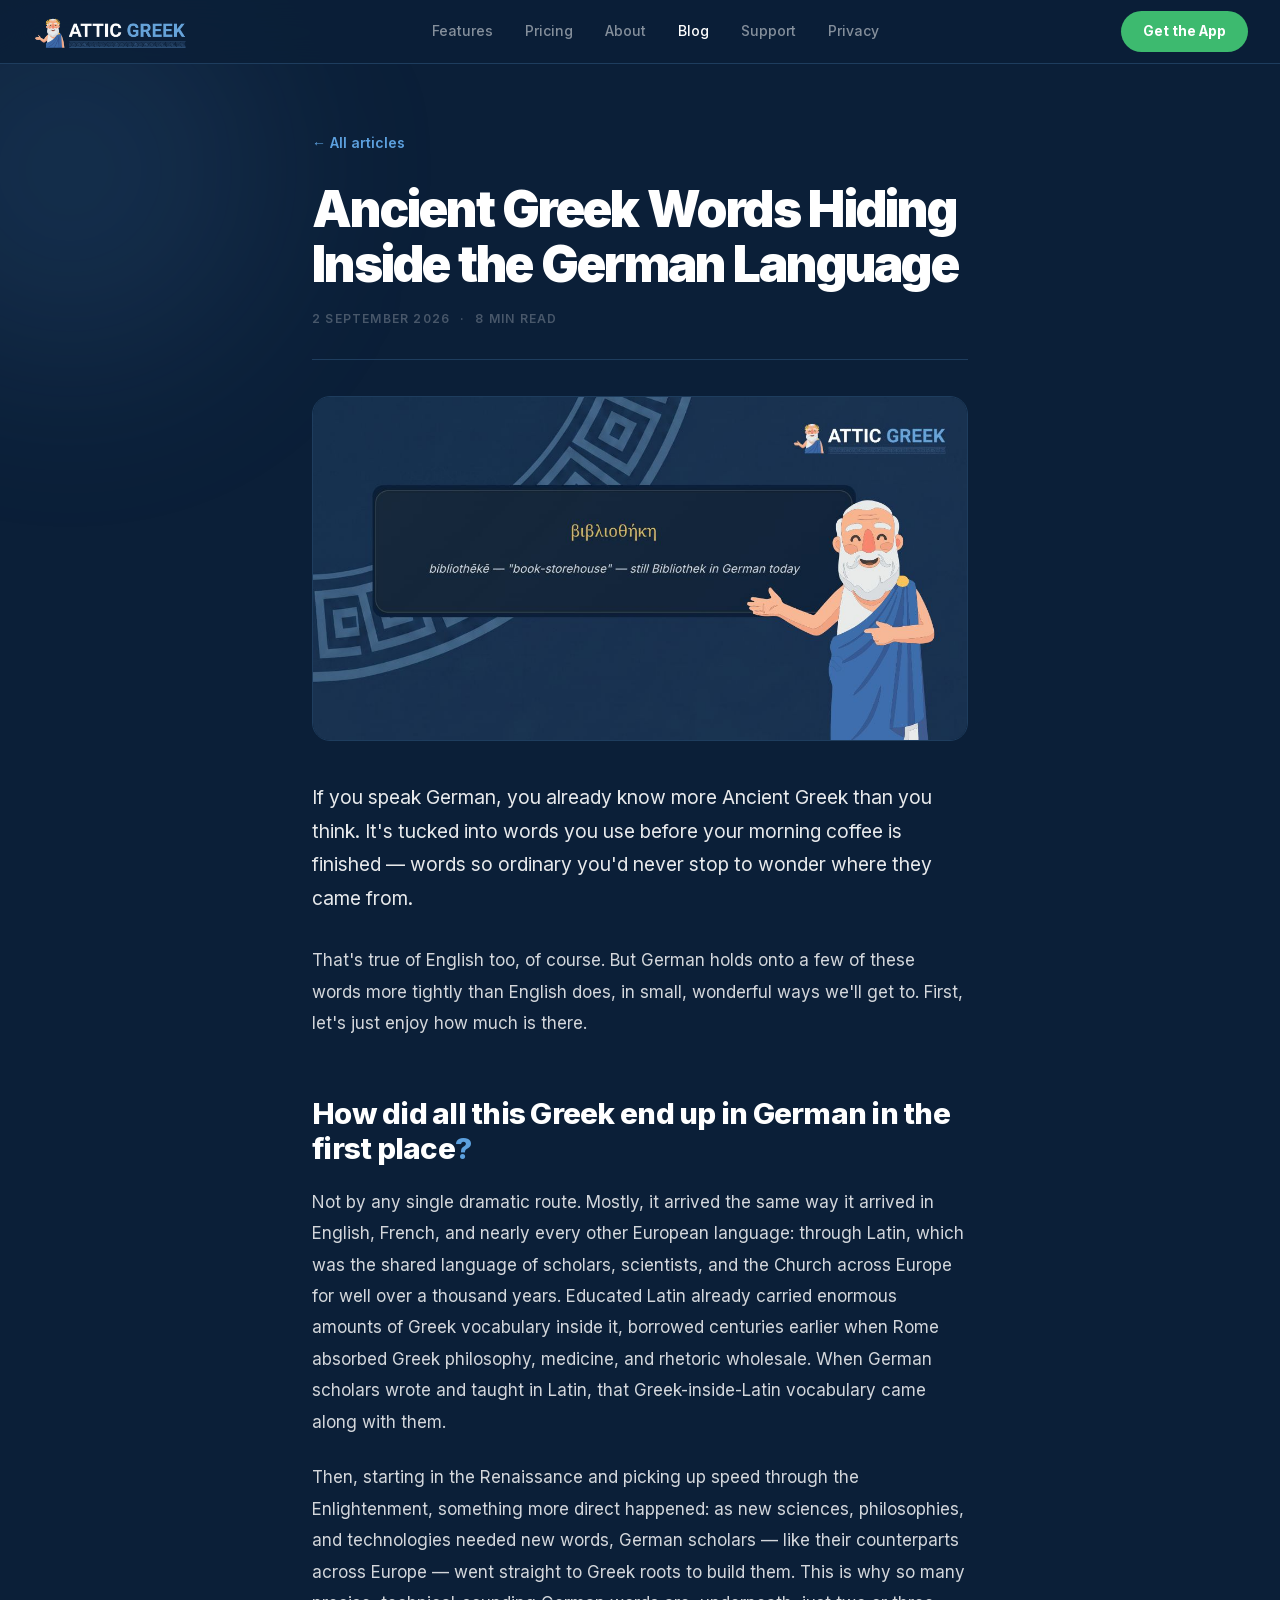
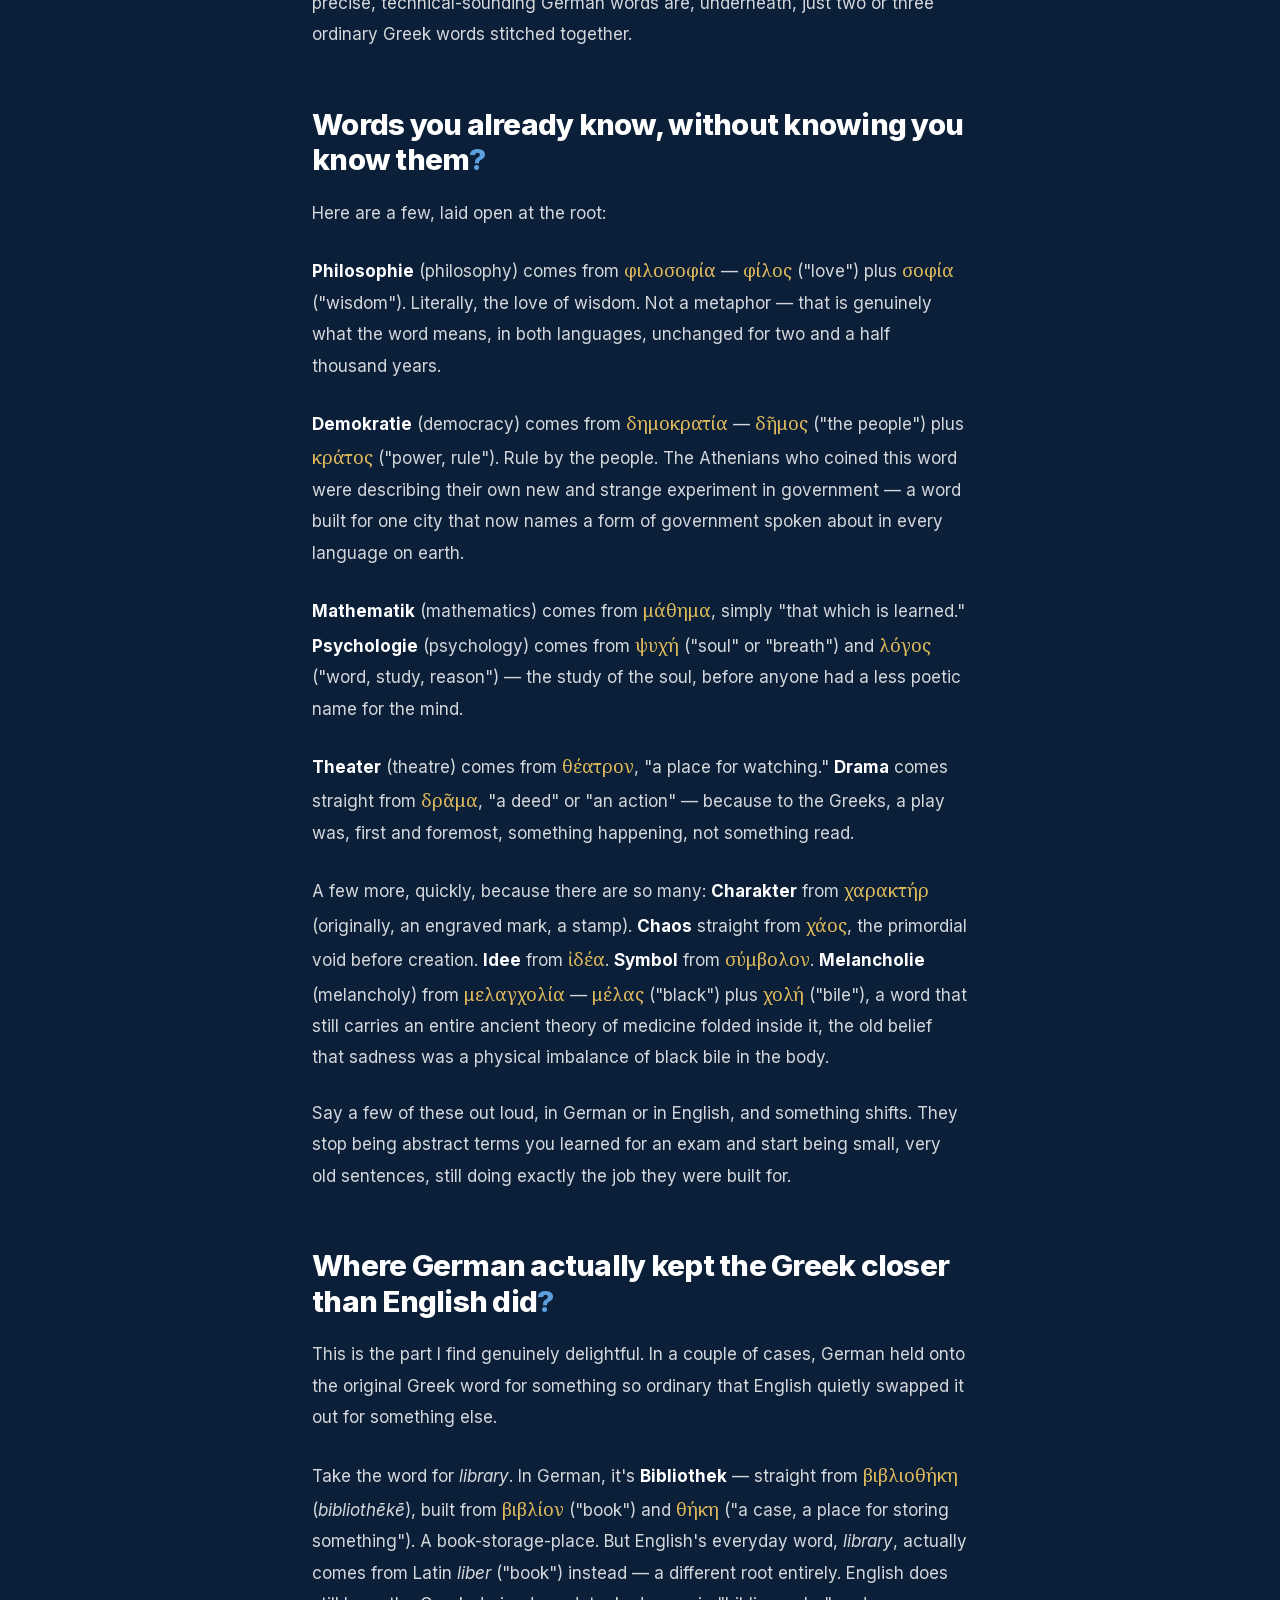
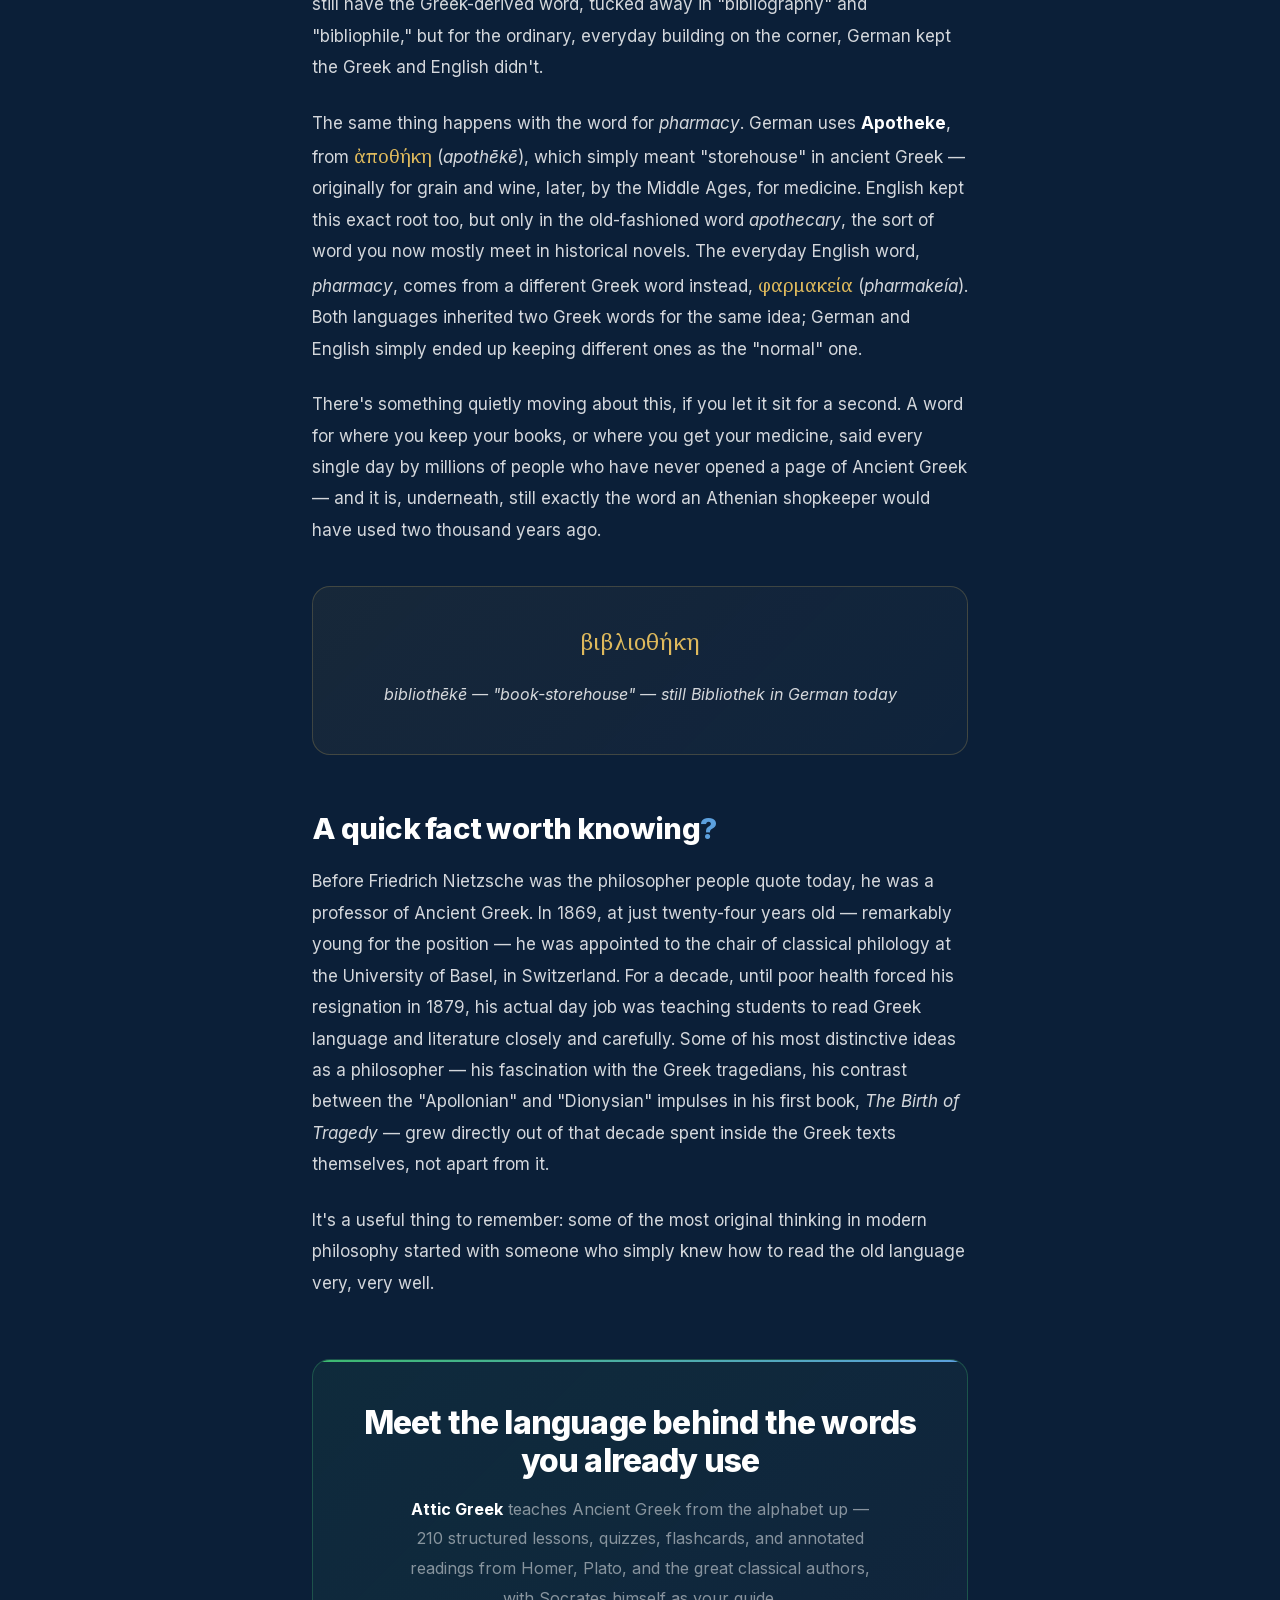
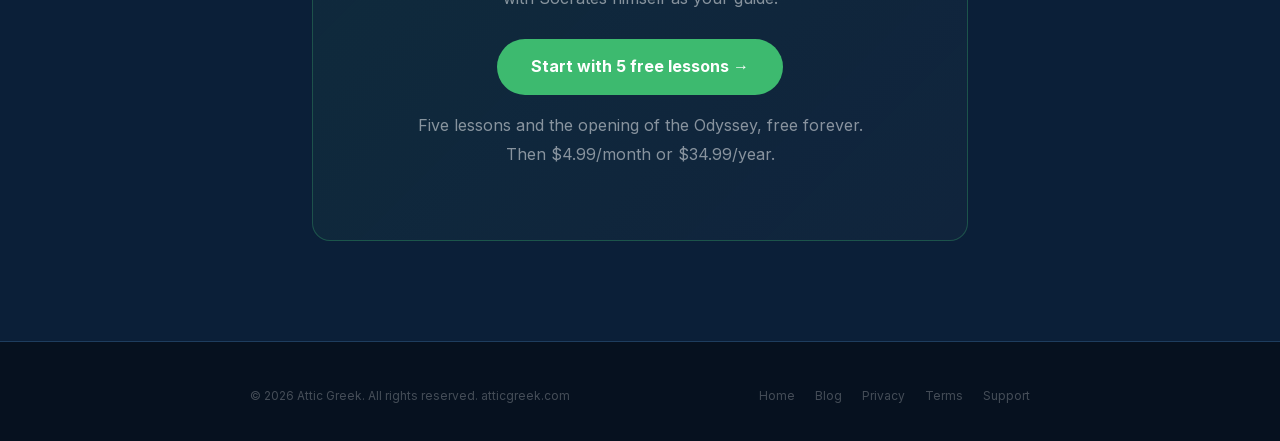
<file: blog/ancient-greek-words-in-german/index.html>
<!DOCTYPE html>
<html lang="en">
<head>
<meta charset="UTF-8">
<meta name="viewport" content="width=device-width, initial-scale=1.0">

<!-- ── SEO ── -->
<title>Ancient Greek Words Hiding Inside the German Language</title>
<meta name="description" content="Philosophie, Bibliothek, Apotheke — Ancient Greek quietly shaped German more than most speakers realize. A warm tour through the words, with English translations.">
<link rel="canonical" href="https://atticgreek.com/blog/ancient-greek-words-in-german/">
<meta name="robots" content="index, follow, max-image-preview:large">
<meta name="author" content="Attic Greek">

<!-- ── Open Graph ── -->
<meta property="og:type" content="article">
<meta property="og:title" content="Ancient Greek Words Hiding Inside the German Language">
<meta property="og:description" content="Philosophie, Bibliothek, Apotheke — Ancient Greek quietly shaped German more than most speakers realize. A warm tour through the words, with English translations.">
<meta property="og:url" content="https://atticgreek.com/blog/ancient-greek-words-in-german/">
<meta property="og:site_name" content="Attic Greek">
<meta property="og:locale" content="en_US">
<meta property="og:image" content="https://atticgreek.com/assets/ancient-greek-words-german-blog.jpg">
<meta property="og:image:width" content="1200">
<meta property="og:image:height" content="630">
<meta property="og:image:alt" content="Ancient Greek roots inside everyday German words">
<meta property="article:published_time" content="2026-09-02">
<meta property="article:author" content="Attic Greek">

<!-- ── Twitter card ── -->
<meta name="twitter:card" content="summary_large_image">
<meta name="twitter:title" content="Ancient Greek Words Hiding Inside the German Language">
<meta name="twitter:description" content="Philosophie, Bibliothek, Apotheke — Ancient Greek quietly shaped German more than most speakers realize. A warm tour through the words, with English translations.">
<meta name="twitter:image" content="https://atticgreek.com/assets/ancient-greek-words-german-blog.jpg">
<meta name="twitter:image:alt" content="Ancient Greek roots inside everyday German words">

<!-- ── Favicon ── -->
<link rel="icon" type="image/png" sizes="32x32" href="../../assets/favicon-32.png">
<link rel="icon" type="image/png" sizes="16x16" href="../../assets/favicon-16.png">
<link rel="apple-touch-icon" sizes="180x180" href="../../assets/apple-touch-icon.png">
<meta name="theme-color" content="#0b1f38">

<!-- ── Fonts ── -->
<link rel="stylesheet" href="../../assets/fonts/fonts.css">
<link rel="stylesheet" href="../blog.css">

<!-- ══════════════════════════════════════════════════════════
     STRUCTURED DATA — Block 1: Article
════════════════════════════════════════════════════════════ -->
<script type="application/ld+json">
{
  "@context": "https://schema.org",
  "@type": "Article",
  "headline": "Ancient Greek Words Hiding Inside the German Language",
  "description": "A tour of the Ancient Greek roots quietly living inside everyday German words, with their English translations and a look at where German kept the Greek even closer than English did.",
  "image": "https://atticgreek.com/assets/ancient-greek-words-german-blog.jpg",
  "author": { "@type": "Organization", "name": "Attic Greek", "url": "https://atticgreek.com" },
  "publisher": {
    "@type": "Organization",
    "name": "Attic Greek",
    "logo": { "@type": "ImageObject", "url": "https://atticgreek.com/assets/logo.png" }
  },
  "mainEntityOfPage": "https://atticgreek.com/blog/ancient-greek-words-in-german/",
  "datePublished": "2026-09-02",
  "dateModified": "2026-09-02",
  "inLanguage": "en",
  "about": [
    { "@type": "Thing", "name": "Ancient Greek language" },
    { "@type": "Thing", "name": "German language" }
  ]
}
</script>

<!-- ══════════════════════════════════════════════════════════
     STRUCTURED DATA — Block 2: FAQPage
════════════════════════════════════════════════════════════ -->
<script type="application/ld+json">
{
  "@context": "https://schema.org",
  "@type": "FAQPage",
  "mainEntity": [
    {
      "@type": "Question",
      "name": "Why are so many German words derived from Ancient Greek?",
      "acceptedAnswer": {
        "@type": "Answer",
        "text": "Like most European languages, German absorbed Greek vocabulary mainly through Latin, the shared scholarly language of medieval and early modern Europe. From the Renaissance onward, German scholars, scientists, and philosophers also coined new words directly from Greek roots to name new ideas and discoveries, the same way English and French did."
      }
    },
    {
      "@type": "Question",
      "name": "What are some common German words that come from Greek?",
      "acceptedAnswer": {
        "@type": "Answer",
        "text": "Everyday examples include Philosophie (philosophy), Demokratie (democracy), Mathematik (mathematics), Psychologie (psychology), Theater (theatre), Charakter (character), Chaos (chaos), Drama (drama), Symbol (symbol), Idee (idea), and Melancholie (melancholy) — all built from Ancient Greek roots."
      }
    },
    {
      "@type": "Question",
      "name": "Did Nietzsche really teach Ancient Greek?",
      "acceptedAnswer": {
        "@type": "Answer",
        "text": "Yes. Before he became known as a philosopher, Friedrich Nietzsche was a professor of classical philology at the University of Basel in Switzerland, appointed in 1869 at just 24 years old. He held the position for a decade, teaching Ancient Greek language and literature, before resigning in 1879 due to ill health."
      }
    },
    {
      "@type": "Question",
      "name": "Are there German words that stayed closer to Greek than the English equivalent?",
      "acceptedAnswer": {
        "@type": "Answer",
        "text": "Yes. The German word for library, Bibliothek, comes directly from Greek bibliothēkē, while English library comes from Latin liber (book) instead. Similarly, the German word for pharmacy, Apotheke, comes directly from Greek apothēkē (storehouse), a root English kept only in the old-fashioned word apothecary rather than in its everyday word for pharmacy."
      }
    }
  ]
}
</script>

<!-- ── Breadcrumbs ── -->
<script type="application/ld+json">
{
  "@context": "https://schema.org",
  "@type": "BreadcrumbList",
  "itemListElement": [
    { "@type": "ListItem", "position": 1, "name": "Home", "item": "https://atticgreek.com/" },
    { "@type": "ListItem", "position": 2, "name": "Blog", "item": "https://atticgreek.com/blog/" },
    { "@type": "ListItem", "position": 3, "name": "Ancient Greek Words Hiding Inside the German Language" }
  ]
}
</script>
</head>
<body>

<a class="skip-link" href="#main">Skip to content</a>

<!-- ══════════════════════════════════════════
     NAV
══════════════════════════════════════════ -->
<nav id="mainNav">
  <a class="nav-logo" href="/">
    <img src="../../assets/logo.png" alt="Attic Greek" class="nav-logo-img" width="600" height="160">
  </a>
  <div class="nav-center">
    <a href="/#features">Features</a>
    <a href="/#pricing">Pricing</a>
    <a href="/#about">About</a>
    <a href="/blog/" class="current">Blog</a>
    <a href="/#page-support">Support</a>
    <a href="/#page-privacy">Privacy</a>
  </div>
  <a class="nav-cta desktop-only" href="https://apps.apple.com/app/id6789966196?ct=blog" target="_blank" rel="noopener">Get the App</a>
  <button class="hamburger" id="burger" onclick="toggleMobile()" aria-label="Open menu" aria-expanded="false" aria-controls="mobileNav">
    <span></span><span></span><span></span>
  </button>
</nav>
<div class="mobile-nav" id="mobileNav">
  <a href="/#features">Features</a>
  <a href="/#pricing">Pricing</a>
  <a href="/#about">About</a>
  <a href="/blog/">Blog</a>
  <a href="/#page-support">Support</a>
  <a href="/#page-privacy">Privacy Policy</a>
  <a href="/#page-terms">Terms of Service</a>
  <a href="https://apps.apple.com/app/id6789966196?ct=blog" target="_blank" rel="noopener" style="color:var(--green);font-weight:700;">Get the App →</a>
</div>

<!-- ══════════════════════════════════════════
     ARTICLE
══════════════════════════════════════════ -->
<main id="main">
<div class="article-head">
  <div class="orb orb-blue" aria-hidden="true"></div>
  <a class="back-link" href="/blog/">← All articles</a>
  <h1>Ancient Greek Words Hiding Inside the German Language</h1>
  <div class="article-meta">
    <time datetime="2026-09-02">2 September 2026</time>
    <span class="dot" aria-hidden="true">·</span>
    <span>8 min read</span>
  </div>
</div>

<div class="article-wrap">
<article>

  <figure class="article-hero">
    <img src="../../assets/ancient-greek-words-german-blog.jpg" width="1200" height="630"
         alt="Ancient Greek roots inside everyday German words">
  </figure>

  <p class="lead">If you speak German, you already know more Ancient Greek than you think. It's tucked into words you use before your morning coffee is finished — words so ordinary you'd never stop to wonder where they came from.</p>

  <p>That's true of English too, of course. But German holds onto a few of these words more tightly than English does, in small, wonderful ways we'll get to. First, let's just enjoy how much is there.</p>

  <h2 id="how-greek-got-in">How did all this Greek end up in German in the first place<span class="qmark">?</span></h2>

  <p>Not by any single dramatic route. Mostly, it arrived the same way it arrived in English, French, and nearly every other European language: through Latin, which was the shared language of scholars, scientists, and the Church across Europe for well over a thousand years. Educated Latin already carried enormous amounts of Greek vocabulary inside it, borrowed centuries earlier when Rome absorbed Greek philosophy, medicine, and rhetoric wholesale. When German scholars wrote and taught in Latin, that Greek-inside-Latin vocabulary came along with them.</p>

  <p>Then, starting in the Renaissance and picking up speed through the Enlightenment, something more direct happened: as new sciences, philosophies, and technologies needed new words, German scholars — like their counterparts across Europe — went straight to Greek roots to build them. This is why so many precise, technical-sounding German words are, underneath, just two or three ordinary Greek words stitched together.</p>

  <h2 id="everyday-examples">Words you already know, without knowing you know them<span class="qmark">?</span></h2>

  <p>Here are a few, laid open at the root:</p>

  <p><strong>Philosophie</strong> (philosophy) comes from <span class="gk" lang="grc">φιλοσοφία</span> — <span class="gk" lang="grc">φίλος</span> ("love") plus <span class="gk" lang="grc">σοφία</span> ("wisdom"). Literally, the love of wisdom. Not a metaphor — that is genuinely what the word means, in both languages, unchanged for two and a half thousand years.</p>

  <p><strong>Demokratie</strong> (democracy) comes from <span class="gk" lang="grc">δημοκρατία</span> — <span class="gk" lang="grc">δῆμος</span> ("the people") plus <span class="gk" lang="grc">κράτος</span> ("power, rule"). Rule by the people. The Athenians who coined this word were describing their own new and strange experiment in government — a word built for one city that now names a form of government spoken about in every language on earth.</p>

  <p><strong>Mathematik</strong> (mathematics) comes from <span class="gk" lang="grc">μάθημα</span>, simply "that which is learned." <strong>Psychologie</strong> (psychology) comes from <span class="gk" lang="grc">ψυχή</span> ("soul" or "breath") and <span class="gk" lang="grc">λόγος</span> ("word, study, reason") — the study of the soul, before anyone had a less poetic name for the mind.</p>

  <p><strong>Theater</strong> (theatre) comes from <span class="gk" lang="grc">θέατρον</span>, "a place for watching." <strong>Drama</strong> comes straight from <span class="gk" lang="grc">δρᾶμα</span>, "a deed" or "an action" — because to the Greeks, a play was, first and foremost, something happening, not something read.</p>

  <p>A few more, quickly, because there are so many: <strong>Charakter</strong> from <span class="gk" lang="grc">χαρακτήρ</span> (originally, an engraved mark, a stamp). <strong>Chaos</strong> straight from <span class="gk" lang="grc">χάος</span>, the primordial void before creation. <strong>Idee</strong> from <span class="gk" lang="grc">ἰδέα</span>. <strong>Symbol</strong> from <span class="gk" lang="grc">σύμβολον</span>. <strong>Melancholie</strong> (melancholy) from <span class="gk" lang="grc">μελαγχολία</span> — <span class="gk" lang="grc">μέλας</span> ("black") plus <span class="gk" lang="grc">χολή</span> ("bile"), a word that still carries an entire ancient theory of medicine folded inside it, the old belief that sadness was a physical imbalance of black bile in the body.</p>

  <p>Say a few of these out loud, in German or in English, and something shifts. They stop being abstract terms you learned for an exam and start being small, very old sentences, still doing exactly the job they were built for.</p>

  <h2 id="german-closer-than-english">Where German actually kept the Greek closer than English did<span class="qmark">?</span></h2>

  <p>This is the part I find genuinely delightful. In a couple of cases, German held onto the original Greek word for something so ordinary that English quietly swapped it out for something else.</p>

  <p>Take the word for <em>library</em>. In German, it's <strong>Bibliothek</strong> — straight from <span class="gk" lang="grc">βιβλιοθήκη</span> (<em>bibliothēkē</em>), built from <span class="gk" lang="grc">βιβλίον</span> ("book") and <span class="gk" lang="grc">θήκη</span> ("a case, a place for storing something"). A book-storage-place. But English's everyday word, <em>library</em>, actually comes from Latin <em>liber</em> ("book") instead — a different root entirely. English does still have the Greek-derived word, tucked away in "bibliography" and "bibliophile," but for the ordinary, everyday building on the corner, German kept the Greek and English didn't.</p>

  <p>The same thing happens with the word for <em>pharmacy</em>. German uses <strong>Apotheke</strong>, from <span class="gk" lang="grc">ἀποθήκη</span> (<em>apothēkē</em>), which simply meant "storehouse" in ancient Greek — originally for grain and wine, later, by the Middle Ages, for medicine. English kept this exact root too, but only in the old-fashioned word <em>apothecary</em>, the sort of word you now mostly meet in historical novels. The everyday English word, <em>pharmacy</em>, comes from a different Greek word instead, <span class="gk" lang="grc">φαρμακεία</span> (<em>pharmakeía</em>). Both languages inherited two Greek words for the same idea; German and English simply ended up keeping different ones as the "normal" one.</p>

  <p>There's something quietly moving about this, if you let it sit for a second. A word for where you keep your books, or where you get your medicine, said every single day by millions of people who have never opened a page of Ancient Greek — and it is, underneath, still exactly the word an Athenian shopkeeper would have used two thousand years ago.</p>

  <blockquote class="greek-quote">
    <p class="gk-text" lang="grc">βιβλιοθήκη</p>
    <p class="gk-trans">bibliothēkē — "book-storehouse" — still Bibliothek in German today</p>
  </blockquote>

  <h2 id="nietzsche-fact">A quick fact worth knowing<span class="qmark">?</span></h2>

  <p>Before Friedrich Nietzsche was the philosopher people quote today, he was a professor of Ancient Greek. In 1869, at just twenty-four years old — remarkably young for the position — he was appointed to the chair of classical philology at the University of Basel, in Switzerland. For a decade, until poor health forced his resignation in 1879, his actual day job was teaching students to read Greek language and literature closely and carefully. Some of his most distinctive ideas as a philosopher — his fascination with the Greek tragedians, his contrast between the "Apollonian" and "Dionysian" impulses in his first book, <em>The Birth of Tragedy</em> — grew directly out of that decade spent inside the Greek texts themselves, not apart from it.</p>

  <p>It's a useful thing to remember: some of the most original thinking in modern philosophy started with someone who simply knew how to read the old language very, very well.</p>

  <!-- ══════════════════════════════════════════
       CALL TO ACTION
  ══════════════════════════════════════════ -->
  <section class="article-cta">
    <h2 id="start-reading">Meet the language behind the words you already use</h2>
    <p><strong>Attic Greek</strong> teaches Ancient Greek from the alphabet up — 210 structured lessons, quizzes, flashcards, and annotated readings from Homer, Plato, and the great classical authors, with Socrates himself as your guide.</p>
    <a class="btn-green" href="https://apps.apple.com/app/id6789966196?ct=blog" target="_blank" rel="noopener">Start with 5 free lessons →</a>
    <p class="cta-note">Five lessons and the opening of the Odyssey, free forever. Then $4.99/month or $34.99/year.</p>
  </section>

</article>
</div>
</main>

<!-- ══════════════════════════════════════════
     FOOTER
══════════════════════════════════════════ -->
<footer>
  <div class="footer-inner">
    <div class="footer-copy">© 2026 Attic Greek. All rights reserved. atticgreek.com</div>
    <div class="footer-links-row">
      <a href="/">Home</a>
      <a href="/blog/">Blog</a>
      <a href="/#page-privacy">Privacy</a>
      <a href="/#page-terms">Terms</a>
      <a href="/#page-support">Support</a>
    </div>
  </div>
</footer>

<script>
function toggleMobile() {
  const nav = document.getElementById('mobileNav');
  const open = nav.classList.toggle('open');
  document.getElementById('burger').setAttribute('aria-expanded', open);
}
document.addEventListener('click', e => {
  if (!e.target.closest('#mobileNav') && !e.target.closest('#burger')) {
    document.getElementById('mobileNav').classList.remove('open');
    document.getElementById('burger').setAttribute('aria-expanded', 'false');
  }
});
window.addEventListener('scroll', () => {
  document.getElementById('mainNav').classList.toggle('scrolled', window.scrollY > 60);
}, { passive: true });
</script>
</body>
</html>
</file>
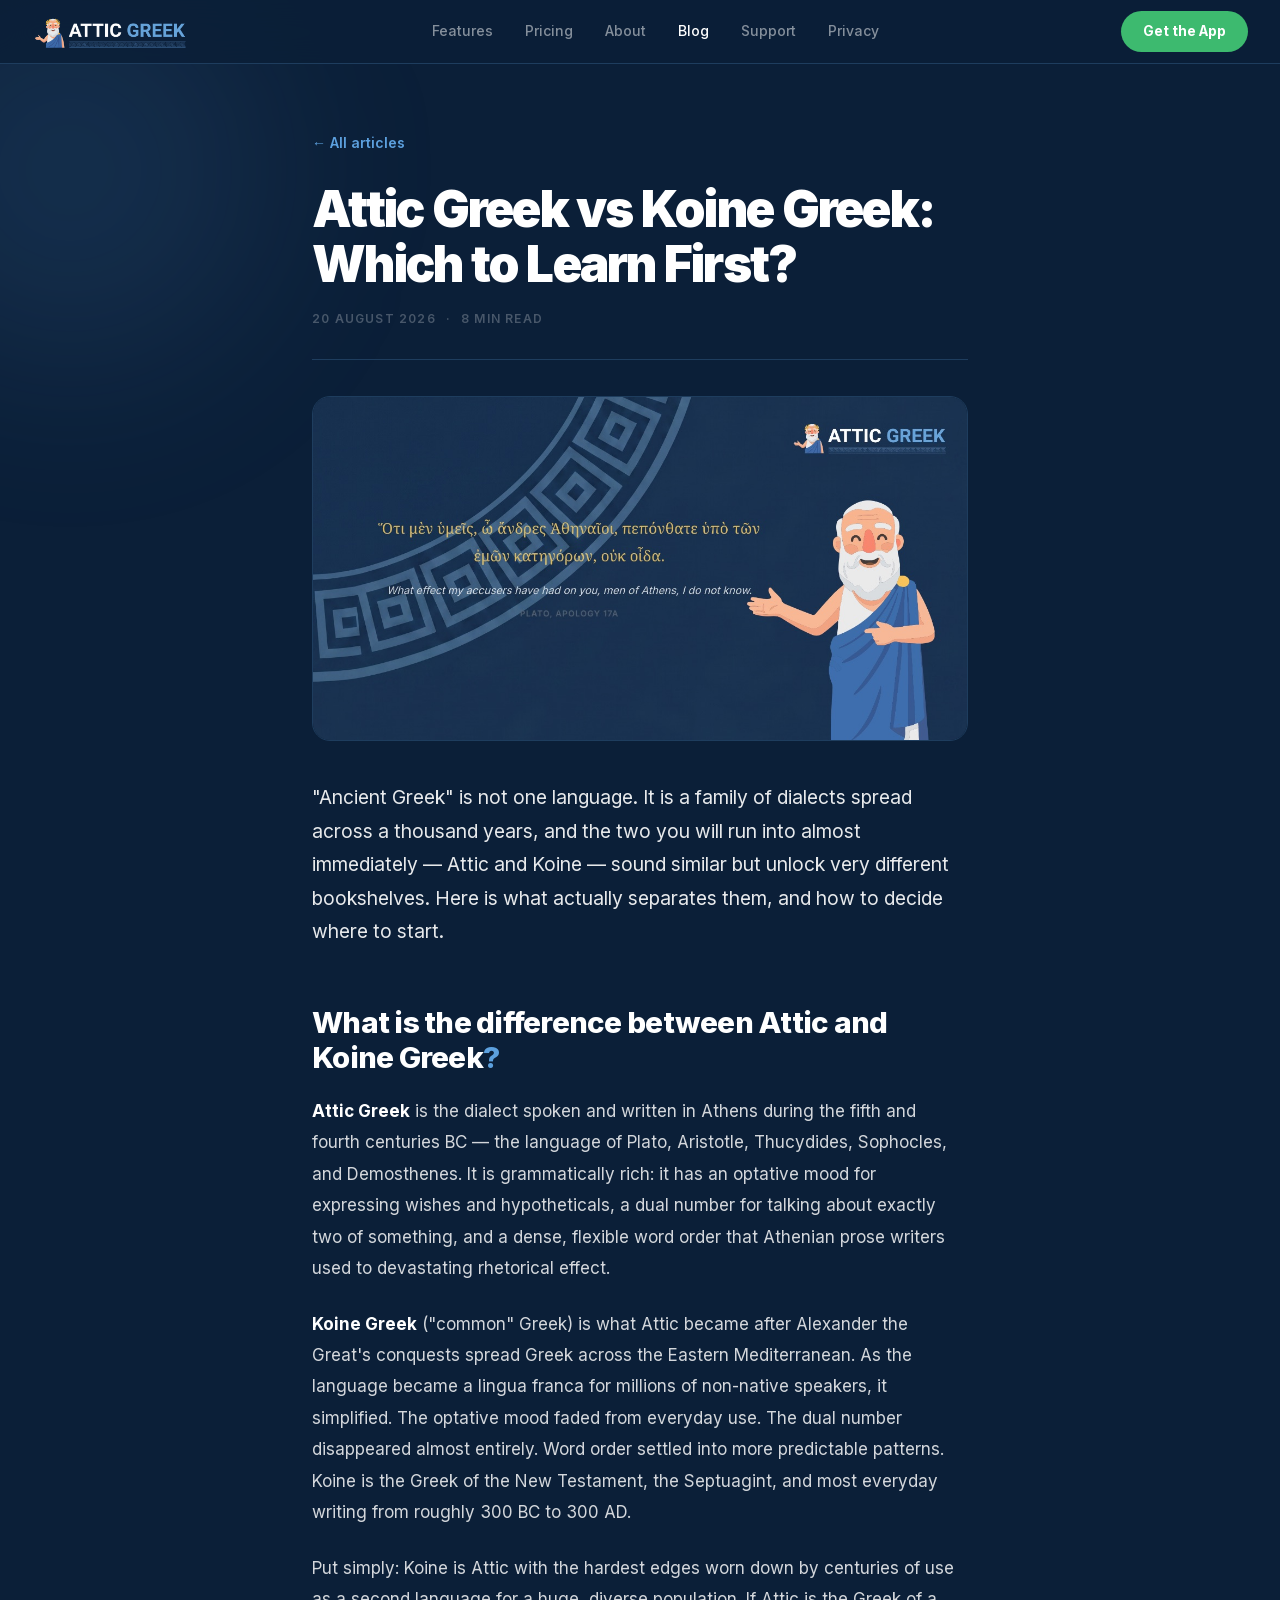
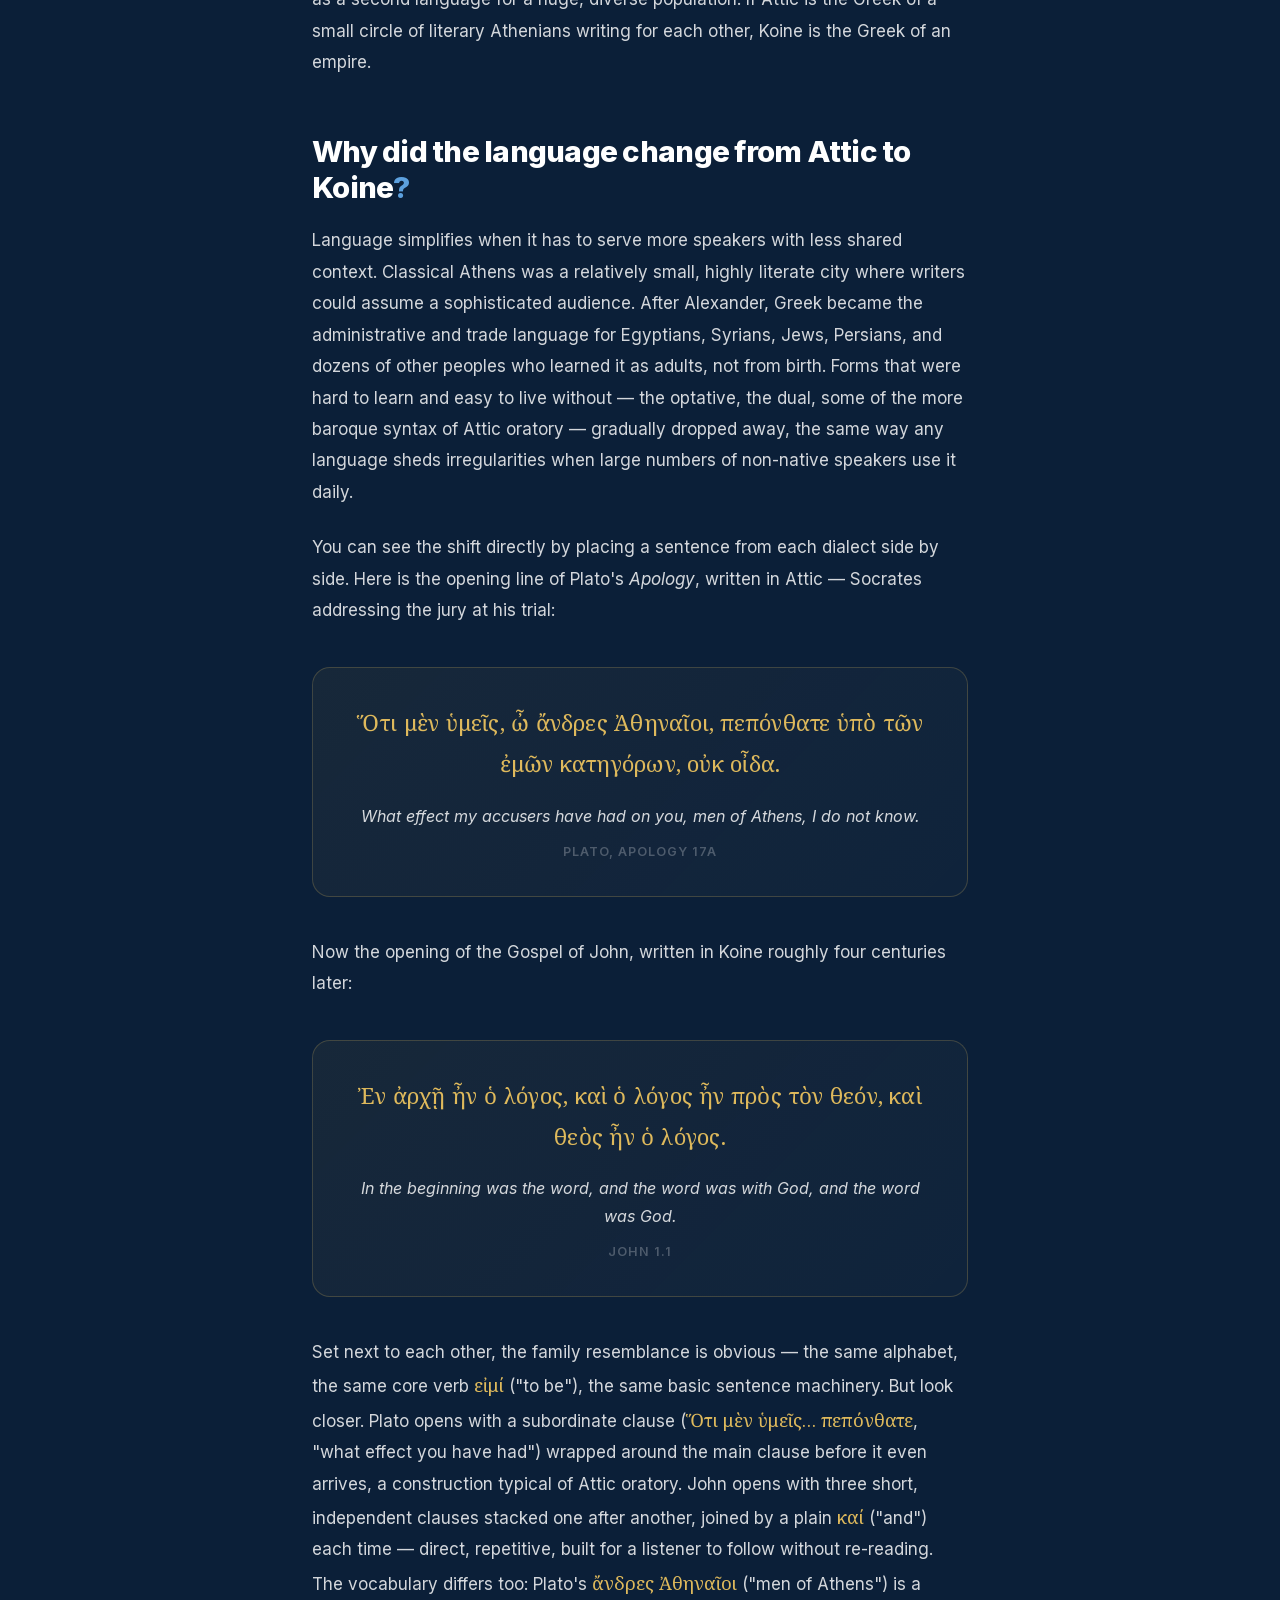
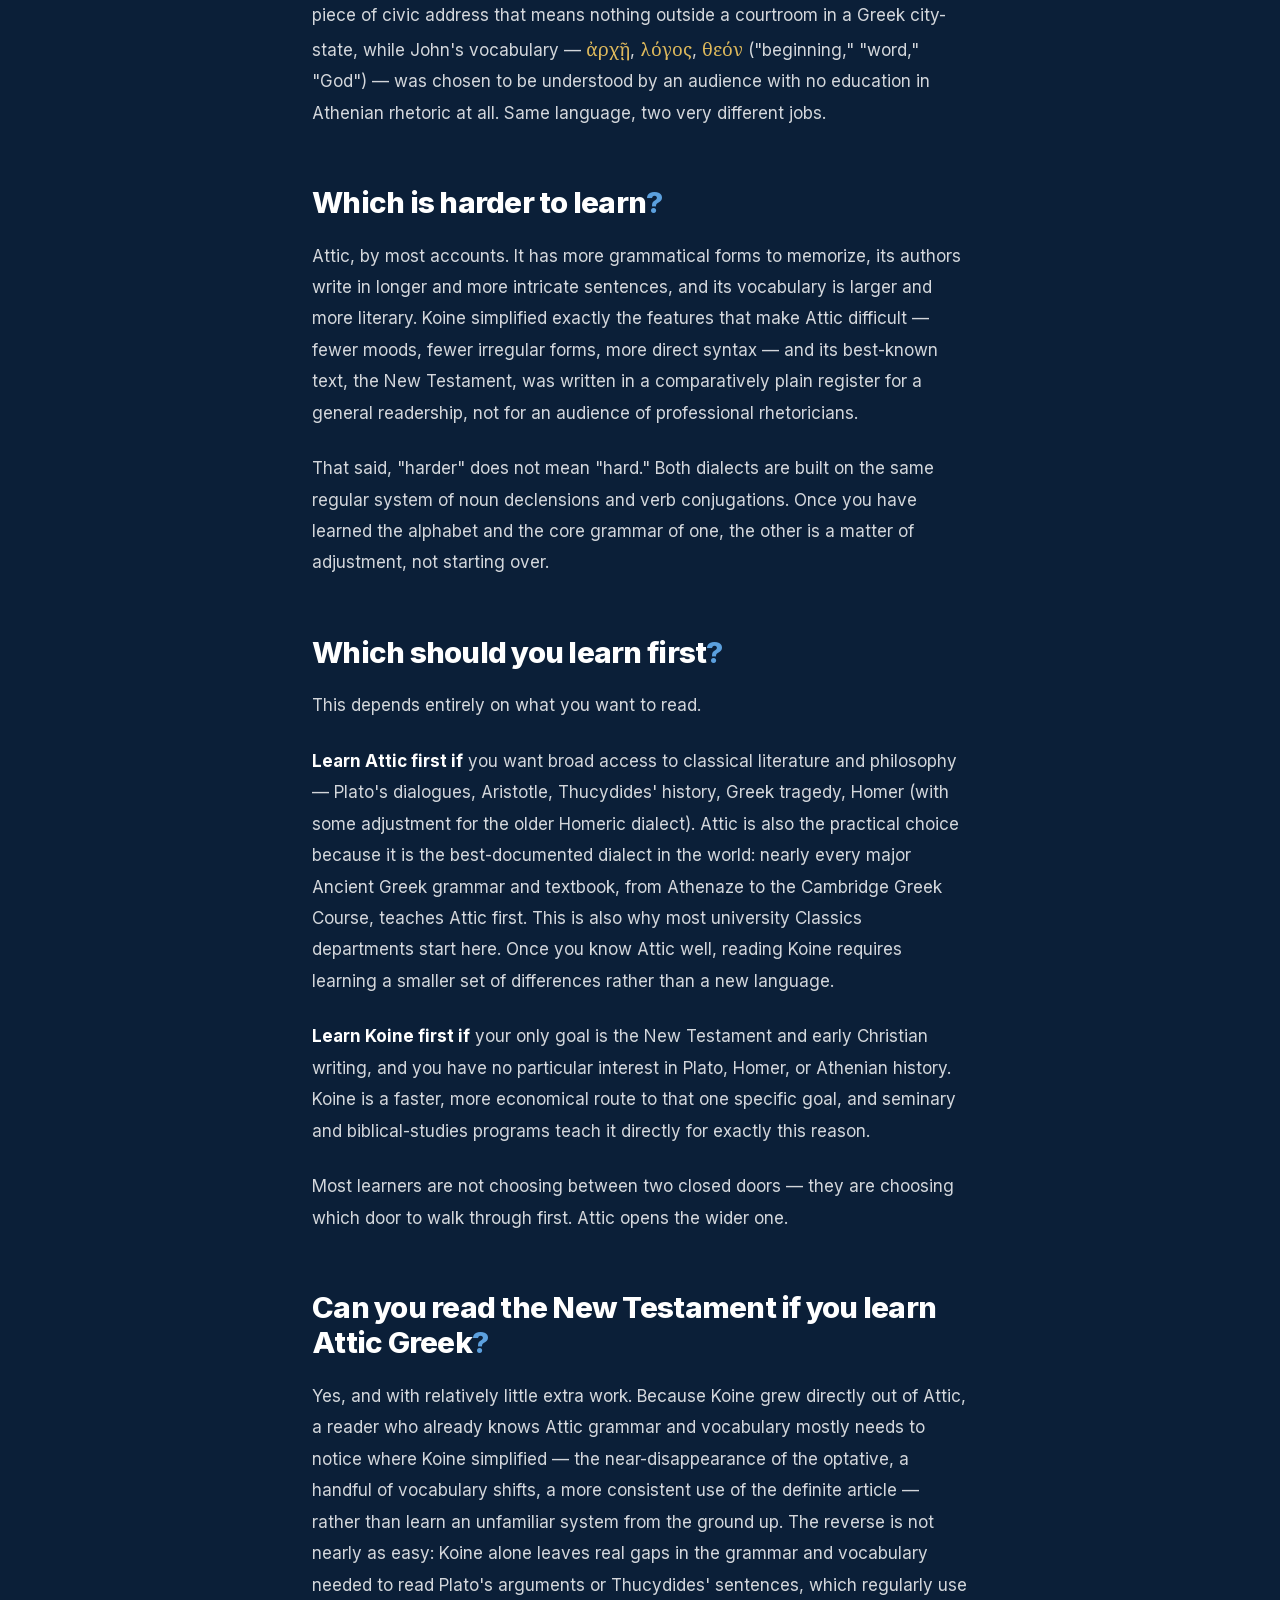
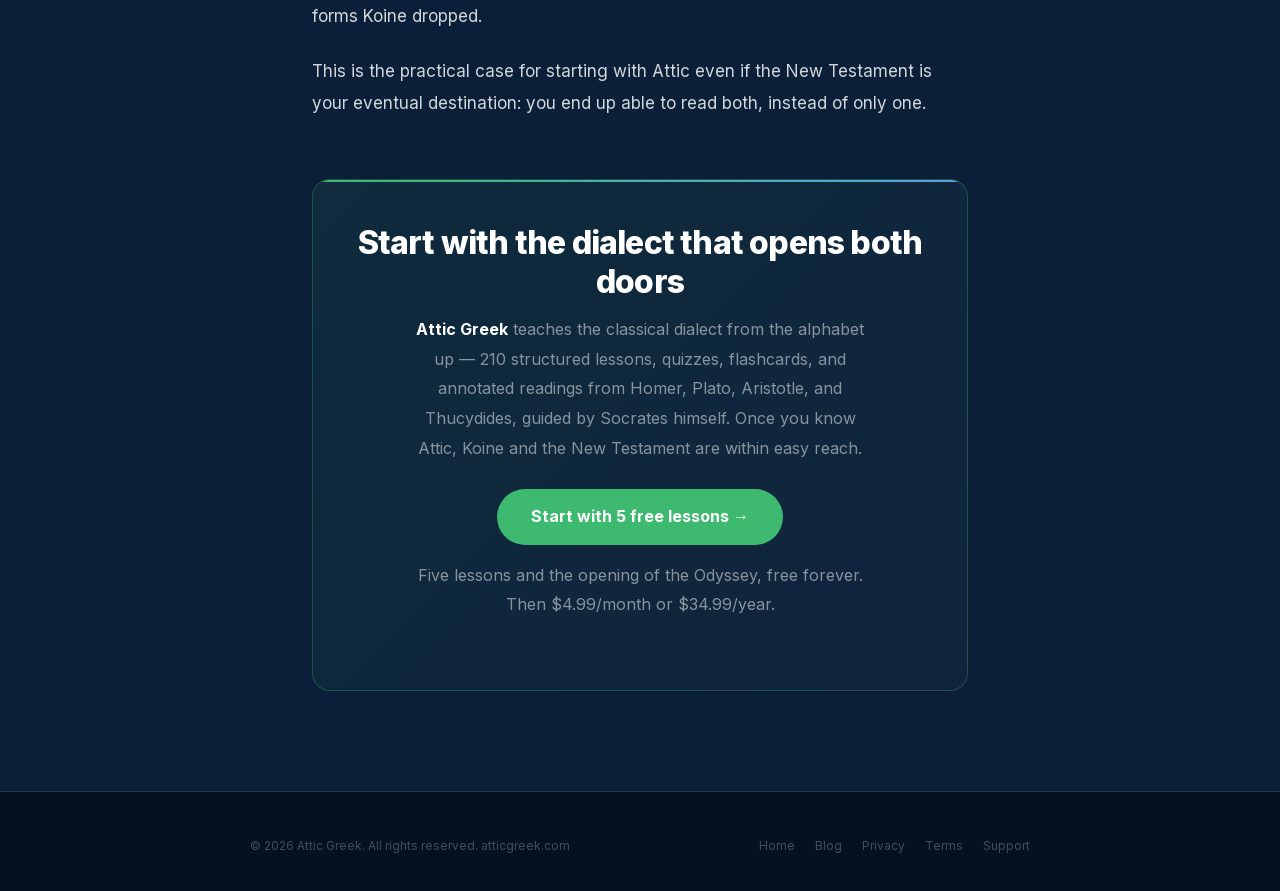
<file: blog/attic-greek-vs-koine-greek/index.html>
<!DOCTYPE html>
<html lang="en">
<head>
<meta charset="UTF-8">
<meta name="viewport" content="width=device-width, initial-scale=1.0">

<!-- ── SEO ── -->
<title>Attic Greek vs Koine Greek: Which to Learn First?</title>
<meta name="description" content="Attic and Koine Greek differ in grammar, vocabulary, and the texts they unlock — from Plato to the New Testament. Here's how to choose which to learn first.">
<link rel="canonical" href="https://atticgreek.com/blog/attic-greek-vs-koine-greek/">
<meta name="robots" content="index, follow, max-image-preview:large">
<meta name="author" content="Attic Greek">

<!-- ── Open Graph ── -->
<meta property="og:type" content="article">
<meta property="og:title" content="Attic Greek vs Koine Greek: Which to Learn First?">
<meta property="og:description" content="Attic and Koine Greek differ in grammar, vocabulary, and the texts they unlock. Here's how to decide which one to learn first.">
<meta property="og:url" content="https://atticgreek.com/blog/attic-greek-vs-koine-greek/">
<meta property="og:site_name" content="Attic Greek">
<meta property="og:locale" content="en_US">
<meta property="og:image" content="https://atticgreek.com/assets/b-blog.jpg">
<meta property="og:image:width" content="1200">
<meta property="og:image:height" content="630">
<meta property="og:image:alt" content="Attic Greek vs Koine Greek — which dialect to learn first">
<meta property="article:published_time" content="2026-08-20">
<meta property="article:author" content="Attic Greek">

<!-- ── Twitter card ── -->
<meta name="twitter:card" content="summary_large_image">
<meta name="twitter:title" content="Attic Greek vs Koine Greek: Which to Learn First?">
<meta name="twitter:description" content="Attic and Koine Greek differ in grammar, vocabulary, and the texts they unlock. Here's how to decide which one to learn first.">
<meta name="twitter:image" content="https://atticgreek.com/assets/b-blog.jpg">
<meta name="twitter:image:alt" content="Attic Greek vs Koine Greek — which dialect to learn first">

<!-- ── Favicon ── -->
<link rel="icon" type="image/png" sizes="32x32" href="../../assets/favicon-32.png">
<link rel="icon" type="image/png" sizes="16x16" href="../../assets/favicon-16.png">
<link rel="apple-touch-icon" sizes="180x180" href="../../assets/apple-touch-icon.png">
<meta name="theme-color" content="#0b1f38">

<!-- ── Fonts ── -->
<link rel="stylesheet" href="../../assets/fonts/fonts.css">
<link rel="stylesheet" href="../blog.css">

<!-- ══════════════════════════════════════════════════════════
     STRUCTURED DATA — Block 1: Article
════════════════════════════════════════════════════════════ -->
<script type="application/ld+json">
{
  "@context": "https://schema.org",
  "@type": "Article",
  "headline": "Attic Greek vs Koine Greek: Which to Learn First?",
  "description": "A comparison of Attic and Koine Greek — grammar, vocabulary, and which texts each one unlocks — to help beginners decide which dialect to learn first.",
  "image": "https://atticgreek.com/assets/b-blog.jpg",
  "author": { "@type": "Organization", "name": "Attic Greek", "url": "https://atticgreek.com" },
  "publisher": {
    "@type": "Organization",
    "name": "Attic Greek",
    "logo": { "@type": "ImageObject", "url": "https://atticgreek.com/assets/logo.png" }
  },
  "mainEntityOfPage": "https://atticgreek.com/blog/attic-greek-vs-koine-greek/",
  "datePublished": "2026-08-20",
  "dateModified": "2026-08-20",
  "inLanguage": "en",
  "about": [
    { "@type": "Thing", "name": "Attic Greek" },
    { "@type": "Thing", "name": "Koine Greek" }
  ]
}
</script>

<!-- ══════════════════════════════════════════════════════════
     STRUCTURED DATA — Block 2: FAQPage
════════════════════════════════════════════════════════════ -->
<script type="application/ld+json">
{
  "@context": "https://schema.org",
  "@type": "FAQPage",
  "mainEntity": [
    {
      "@type": "Question",
      "name": "What is the difference between Attic Greek and Koine Greek?",
      "acceptedAnswer": {
        "@type": "Answer",
        "text": "Attic Greek is the dialect of classical Athens, used by Plato, Aristotle, Thucydides, and the Athenian playwrights. Koine Greek is the simplified, more standardized form of Greek that developed after Alexander the Great's conquests and became the common language of the Eastern Mediterranean, used to write the New Testament. Koine grew directly out of Attic and dropped some of its harder features, such as the optative mood and the dual number."
      }
    },
    {
      "@type": "Question",
      "name": "Which is harder, Attic or Koine Greek?",
      "acceptedAnswer": {
        "@type": "Answer",
        "text": "Attic Greek is generally considered harder. It has a fuller set of grammatical forms, including the optative mood and dual number, and its authors write dense, literary prose and verse. Koine Greek simplified much of this grammar and its most-read text, the New Testament, was written for a wide general audience in comparatively plain style."
      }
    },
    {
      "@type": "Question",
      "name": "Which dialect should I learn first, Attic or Koine?",
      "acceptedAnswer": {
        "@type": "Answer",
        "text": "Learn Attic Greek first if your goal is broad access to classical literature and philosophy, since it is the most thoroughly documented dialect and the basis of nearly every Ancient Greek textbook. Learn Koine Greek first if your only goal is reading the New Testament as quickly as possible. Most university Classics and Ancient Greek programs teach Attic first for exactly this reason."
      }
    },
    {
      "@type": "Question",
      "name": "Can someone who learns Attic Greek read the New Testament?",
      "acceptedAnswer": {
        "@type": "Answer",
        "text": "Yes, with relatively little extra effort. Koine grammar is simpler than Attic grammar, so a reader who already knows Attic mainly needs to adjust to some vocabulary differences and a few grammatical simplifications. The reverse is not as true: Koine alone leaves large gaps in the vocabulary and grammar needed to read Plato, Thucydides, or the tragedians."
      }
    }
  ]
}
</script>

<!-- ── Breadcrumbs ── -->
<script type="application/ld+json">
{
  "@context": "https://schema.org",
  "@type": "BreadcrumbList",
  "itemListElement": [
    { "@type": "ListItem", "position": 1, "name": "Home", "item": "https://atticgreek.com/" },
    { "@type": "ListItem", "position": 2, "name": "Blog", "item": "https://atticgreek.com/blog/" },
    { "@type": "ListItem", "position": 3, "name": "Attic Greek vs Koine Greek: Which to Learn First?" }
  ]
}
</script>
</head>
<body>

<a class="skip-link" href="#main">Skip to content</a>

<!-- ══════════════════════════════════════════
     NAV
══════════════════════════════════════════ -->
<nav id="mainNav">
  <a class="nav-logo" href="/">
    <img src="../../assets/logo.png" alt="Attic Greek" class="nav-logo-img" width="600" height="160">
  </a>
  <div class="nav-center">
    <a href="/#features">Features</a>
    <a href="/#pricing">Pricing</a>
    <a href="/#about">About</a>
    <a href="/blog/" class="current">Blog</a>
    <a href="/#page-support">Support</a>
    <a href="/#page-privacy">Privacy</a>
  </div>
  <a class="nav-cta desktop-only" href="https://apps.apple.com/app/id6789966196?ct=blog" target="_blank" rel="noopener">Get the App</a>
  <button class="hamburger" id="burger" onclick="toggleMobile()" aria-label="Open menu" aria-expanded="false" aria-controls="mobileNav">
    <span></span><span></span><span></span>
  </button>
</nav>
<div class="mobile-nav" id="mobileNav">
  <a href="/#features">Features</a>
  <a href="/#pricing">Pricing</a>
  <a href="/#about">About</a>
  <a href="/blog/">Blog</a>
  <a href="/#page-support">Support</a>
  <a href="/#page-privacy">Privacy Policy</a>
  <a href="/#page-terms">Terms of Service</a>
  <a href="https://apps.apple.com/app/id6789966196?ct=blog" target="_blank" rel="noopener" style="color:var(--green);font-weight:700;">Get the App →</a>
</div>

<!-- ══════════════════════════════════════════
     ARTICLE
══════════════════════════════════════════ -->
<main id="main">
<div class="article-head">
  <div class="orb orb-blue" aria-hidden="true"></div>
  <a class="back-link" href="/blog/">← All articles</a>
  <h1>Attic Greek vs Koine Greek: Which to Learn First?</h1>
  <div class="article-meta">
    <time datetime="2026-08-20">20 August 2026</time>
    <span class="dot" aria-hidden="true">·</span>
    <span>8 min read</span>
  </div>
</div>

<div class="article-wrap">
<article>

  <figure class="article-hero">
    <img src="../../assets/b-blog.jpg" width="1200" height="630"
         alt="Attic Greek vs Koine Greek — comparing the two dialects">
  </figure>

  <p class="lead">"Ancient Greek" is not one language. It is a family of dialects spread across a thousand years, and the two you will run into almost immediately — Attic and Koine — sound similar but unlock very different bookshelves. Here is what actually separates them, and how to decide where to start.</p>

  <h2 id="difference">What is the difference between Attic and Koine Greek<span class="qmark">?</span></h2>

  <p><strong>Attic Greek</strong> is the dialect spoken and written in Athens during the fifth and fourth centuries BC — the language of Plato, Aristotle, Thucydides, Sophocles, and Demosthenes. It is grammatically rich: it has an optative mood for expressing wishes and hypotheticals, a dual number for talking about exactly two of something, and a dense, flexible word order that Athenian prose writers used to devastating rhetorical effect.</p>

  <p><strong>Koine Greek</strong> ("common" Greek) is what Attic became after Alexander the Great's conquests spread Greek across the Eastern Mediterranean. As the language became a lingua franca for millions of non-native speakers, it simplified. The optative mood faded from everyday use. The dual number disappeared almost entirely. Word order settled into more predictable patterns. Koine is the Greek of the New Testament, the Septuagint, and most everyday writing from roughly 300 BC to 300 AD.</p>

  <p>Put simply: Koine is Attic with the hardest edges worn down by centuries of use as a second language for a huge, diverse population. If Attic is the Greek of a small circle of literary Athenians writing for each other, Koine is the Greek of an empire.</p>

  <h2 id="why-changed">Why did the language change from Attic to Koine<span class="qmark">?</span></h2>

  <p>Language simplifies when it has to serve more speakers with less shared context. Classical Athens was a relatively small, highly literate city where writers could assume a sophisticated audience. After Alexander, Greek became the administrative and trade language for Egyptians, Syrians, Jews, Persians, and dozens of other peoples who learned it as adults, not from birth. Forms that were hard to learn and easy to live without — the optative, the dual, some of the more baroque syntax of Attic oratory — gradually dropped away, the same way any language sheds irregularities when large numbers of non-native speakers use it daily.</p>

  <p>You can see the shift directly by placing a sentence from each dialect side by side. Here is the opening line of Plato's <em>Apology</em>, written in Attic — Socrates addressing the jury at his trial:</p>

  <blockquote class="greek-quote">
    <p class="gk-text" lang="grc">Ὅτι μὲν ὑμεῖς, ὦ ἄνδρες Ἀθηναῖοι, πεπόνθατε ὑπὸ τῶν ἐμῶν κατηγόρων, οὐκ οἶδα.</p>
    <p class="gk-trans">What effect my accusers have had on you, men of Athens, I do not know.</p>
    <cite>Plato, Apology 17a</cite>
  </blockquote>

  <p>Now the opening of the Gospel of John, written in Koine roughly four centuries later:</p>

  <blockquote class="greek-quote">
    <p class="gk-text" lang="grc">Ἐν ἀρχῇ ἦν ὁ λόγος, καὶ ὁ λόγος ἦν πρὸς τὸν θεόν, καὶ θεὸς ἦν ὁ λόγος.</p>
    <p class="gk-trans">In the beginning was the word, and the word was with God, and the word was God.</p>
    <cite>John 1.1</cite>
  </blockquote>

  <p>Set next to each other, the family resemblance is obvious — the same alphabet, the same core verb <span class="gk" lang="grc">εἰμί</span> ("to be"), the same basic sentence machinery. But look closer. Plato opens with a subordinate clause (<span class="gk" lang="grc">Ὅτι μὲν ὑμεῖς… πεπόνθατε</span>, "what effect you have had") wrapped around the main clause before it even arrives, a construction typical of Attic oratory. John opens with three short, independent clauses stacked one after another, joined by a plain <span class="gk" lang="grc">καί</span> ("and") each time — direct, repetitive, built for a listener to follow without re-reading. The vocabulary differs too: Plato's <span class="gk" lang="grc">ἄνδρες Ἀθηναῖοι</span> ("men of Athens") is a piece of civic address that means nothing outside a courtroom in a Greek city-state, while John's vocabulary — <span class="gk" lang="grc">ἀρχῇ</span>, <span class="gk" lang="grc">λόγος</span>, <span class="gk" lang="grc">θεόν</span> ("beginning," "word," "God") — was chosen to be understood by an audience with no education in Athenian rhetoric at all. Same language, two very different jobs.</p>

  <h2 id="which-is-harder">Which is harder to learn<span class="qmark">?</span></h2>

  <p>Attic, by most accounts. It has more grammatical forms to memorize, its authors write in longer and more intricate sentences, and its vocabulary is larger and more literary. Koine simplified exactly the features that make Attic difficult — fewer moods, fewer irregular forms, more direct syntax — and its best-known text, the New Testament, was written in a comparatively plain register for a general readership, not for an audience of professional rhetoricians.</p>

  <p>That said, "harder" does not mean "hard." Both dialects are built on the same regular system of noun declensions and verb conjugations. Once you have learned the alphabet and the core grammar of one, the other is a matter of adjustment, not starting over.</p>

  <h2 id="which-first">Which should you learn first<span class="qmark">?</span></h2>

  <p>This depends entirely on what you want to read.</p>

  <p><strong>Learn Attic first if</strong> you want broad access to classical literature and philosophy — Plato's dialogues, Aristotle, Thucydides' history, Greek tragedy, Homer (with some adjustment for the older Homeric dialect). Attic is also the practical choice because it is the best-documented dialect in the world: nearly every major Ancient Greek grammar and textbook, from Athenaze to the Cambridge Greek Course, teaches Attic first. This is also why most university Classics departments start here. Once you know Attic well, reading Koine requires learning a smaller set of differences rather than a new language.</p>

  <p><strong>Learn Koine first if</strong> your only goal is the New Testament and early Christian writing, and you have no particular interest in Plato, Homer, or Athenian history. Koine is a faster, more economical route to that one specific goal, and seminary and biblical-studies programs teach it directly for exactly this reason.</p>

  <p>Most learners are not choosing between two closed doors — they are choosing which door to walk through first. Attic opens the wider one.</p>

  <h2 id="attic-to-koine">Can you read the New Testament if you learn Attic Greek<span class="qmark">?</span></h2>

  <p>Yes, and with relatively little extra work. Because Koine grew directly out of Attic, a reader who already knows Attic grammar and vocabulary mostly needs to notice where Koine simplified — the near-disappearance of the optative, a handful of vocabulary shifts, a more consistent use of the definite article — rather than learn an unfamiliar system from the ground up. The reverse is not nearly as easy: Koine alone leaves real gaps in the grammar and vocabulary needed to read Plato's arguments or Thucydides' sentences, which regularly use forms Koine dropped.</p>

  <p>This is the practical case for starting with Attic even if the New Testament is your eventual destination: you end up able to read both, instead of only one.</p>

  <!-- ══════════════════════════════════════════
       CALL TO ACTION
  ══════════════════════════════════════════ -->
  <section class="article-cta">
    <h2 id="start-learning">Start with the dialect that opens both doors</h2>
    <p><strong>Attic Greek</strong> teaches the classical dialect from the alphabet up — 210 structured lessons, quizzes, flashcards, and annotated readings from Homer, Plato, Aristotle, and Thucydides, guided by Socrates himself. Once you know Attic, Koine and the New Testament are within easy reach.</p>
    <a class="btn-green" href="https://apps.apple.com/app/id6789966196?ct=blog" target="_blank" rel="noopener">Start with 5 free lessons →</a>
    <p class="cta-note">Five lessons and the opening of the Odyssey, free forever. Then $4.99/month or $34.99/year.</p>
  </section>

</article>
</div>
</main>

<!-- ══════════════════════════════════════════
     FOOTER
══════════════════════════════════════════ -->
<footer>
  <div class="footer-inner">
    <div class="footer-copy">© 2026 Attic Greek. All rights reserved. atticgreek.com</div>
    <div class="footer-links-row">
      <a href="/">Home</a>
      <a href="/blog/">Blog</a>
      <a href="/#page-privacy">Privacy</a>
      <a href="/#page-terms">Terms</a>
      <a href="/#page-support">Support</a>
    </div>
  </div>
</footer>

<script>
function toggleMobile() {
  const nav = document.getElementById('mobileNav');
  const open = nav.classList.toggle('open');
  document.getElementById('burger').setAttribute('aria-expanded', open);
}
document.addEventListener('click', e => {
  if (!e.target.closest('#mobileNav') && !e.target.closest('#burger')) {
    document.getElementById('mobileNav').classList.remove('open');
    document.getElementById('burger').setAttribute('aria-expanded', 'false');
  }
});
window.addEventListener('scroll', () => {
  document.getElementById('mainNav').classList.toggle('scrolled', window.scrollY > 60);
}, { passive: true });
</script>
</body>
</html>
</file>
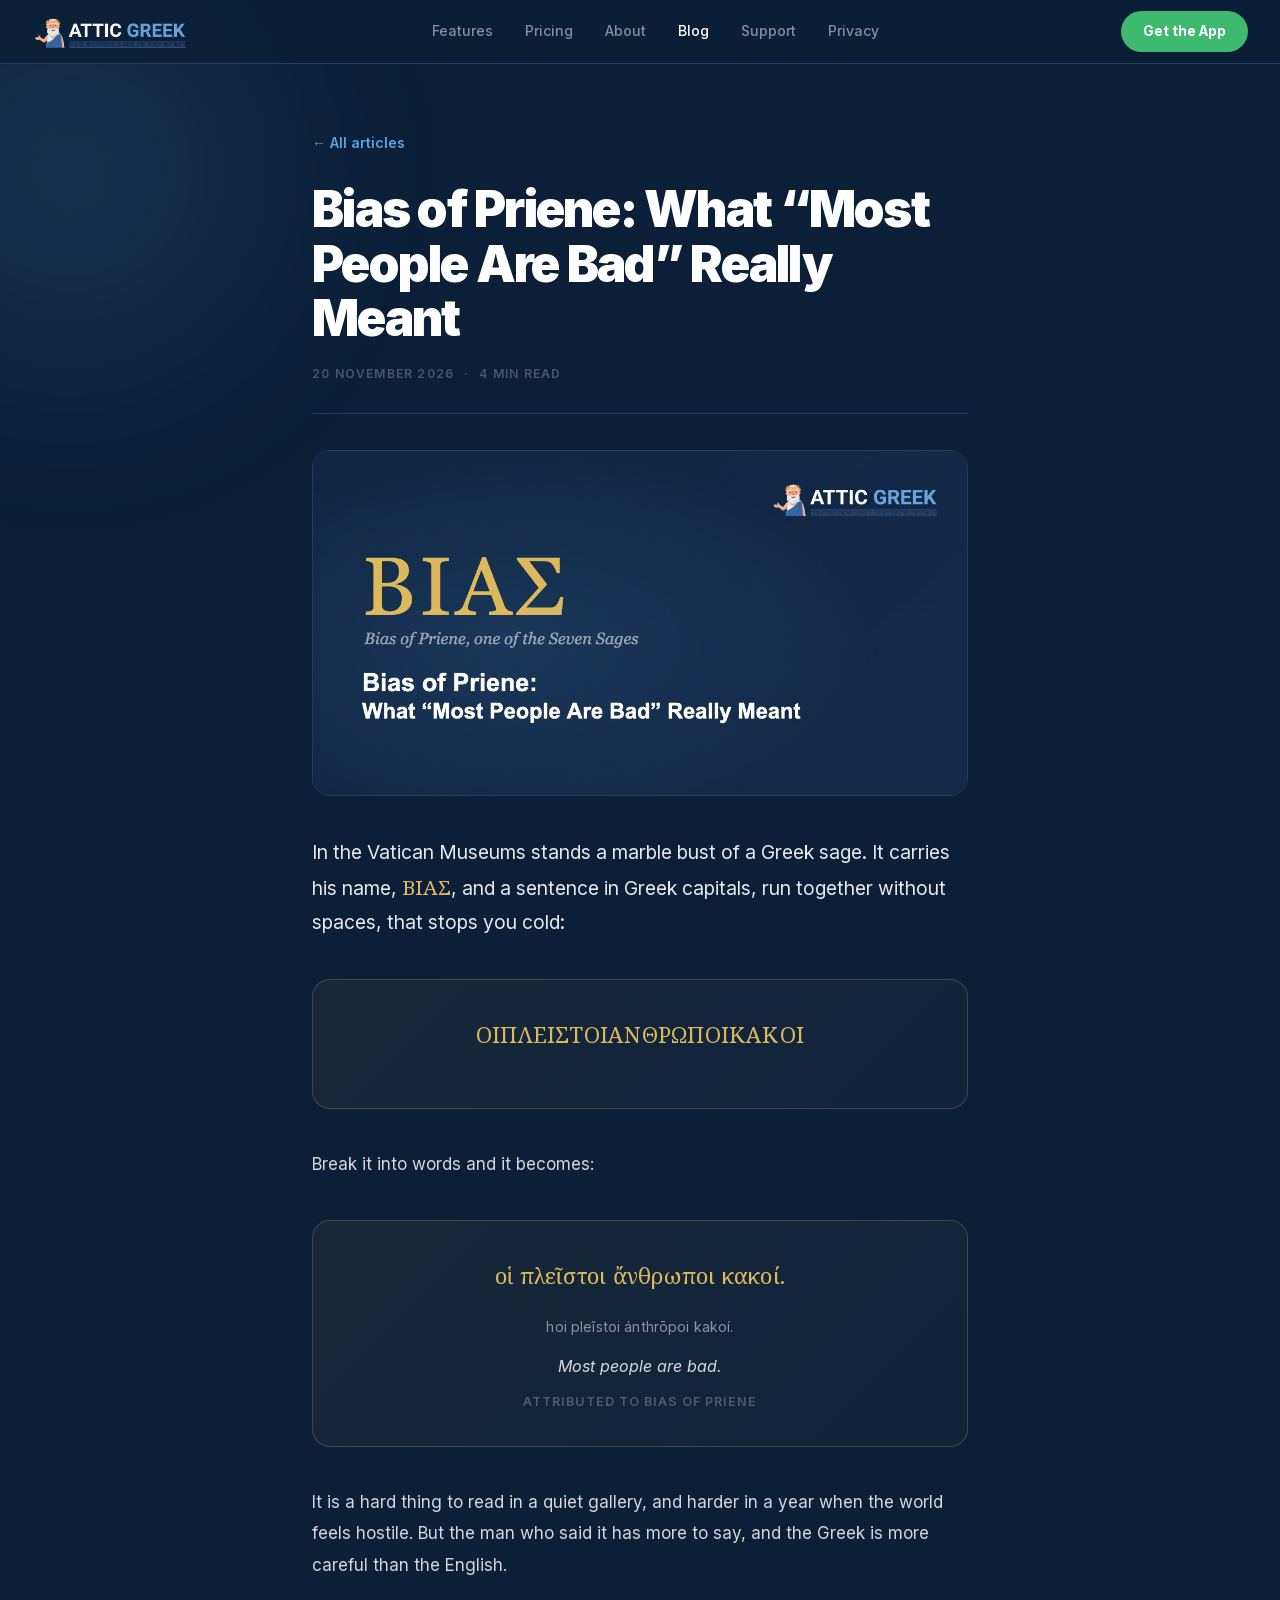
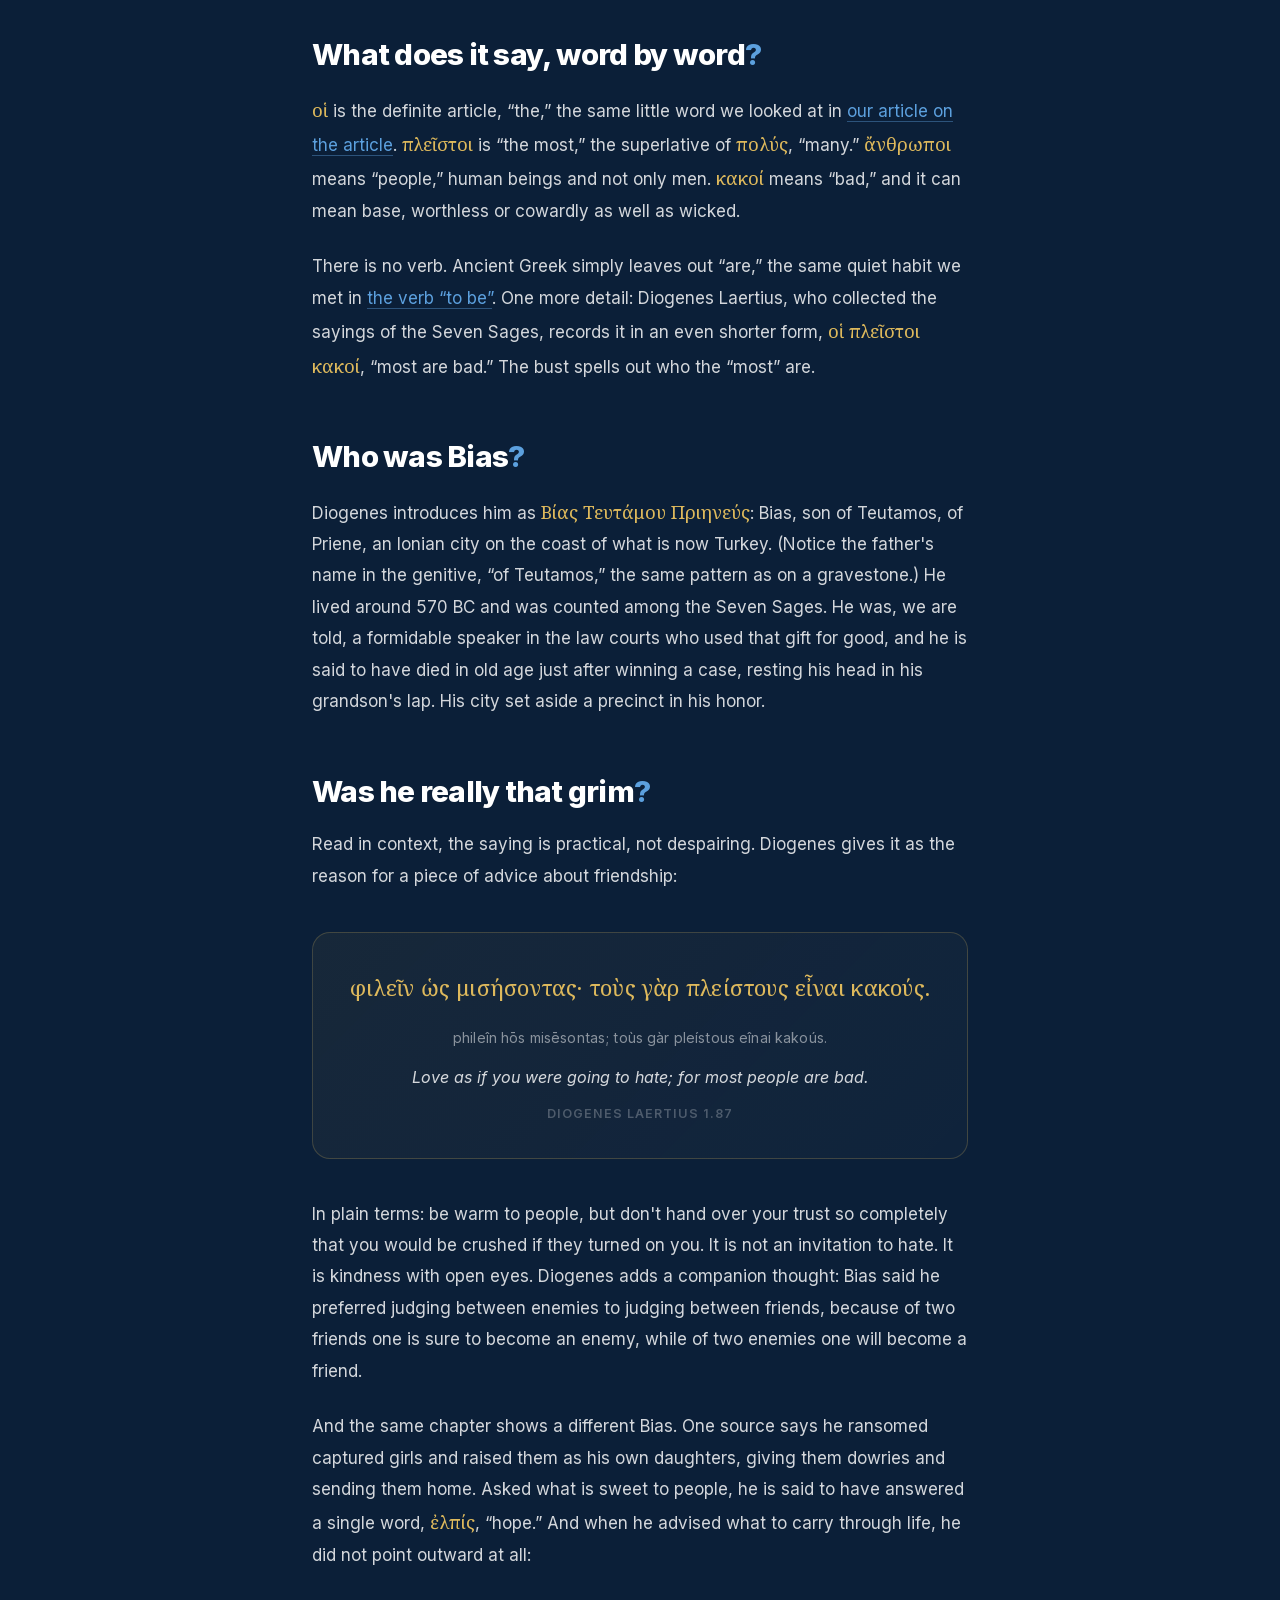
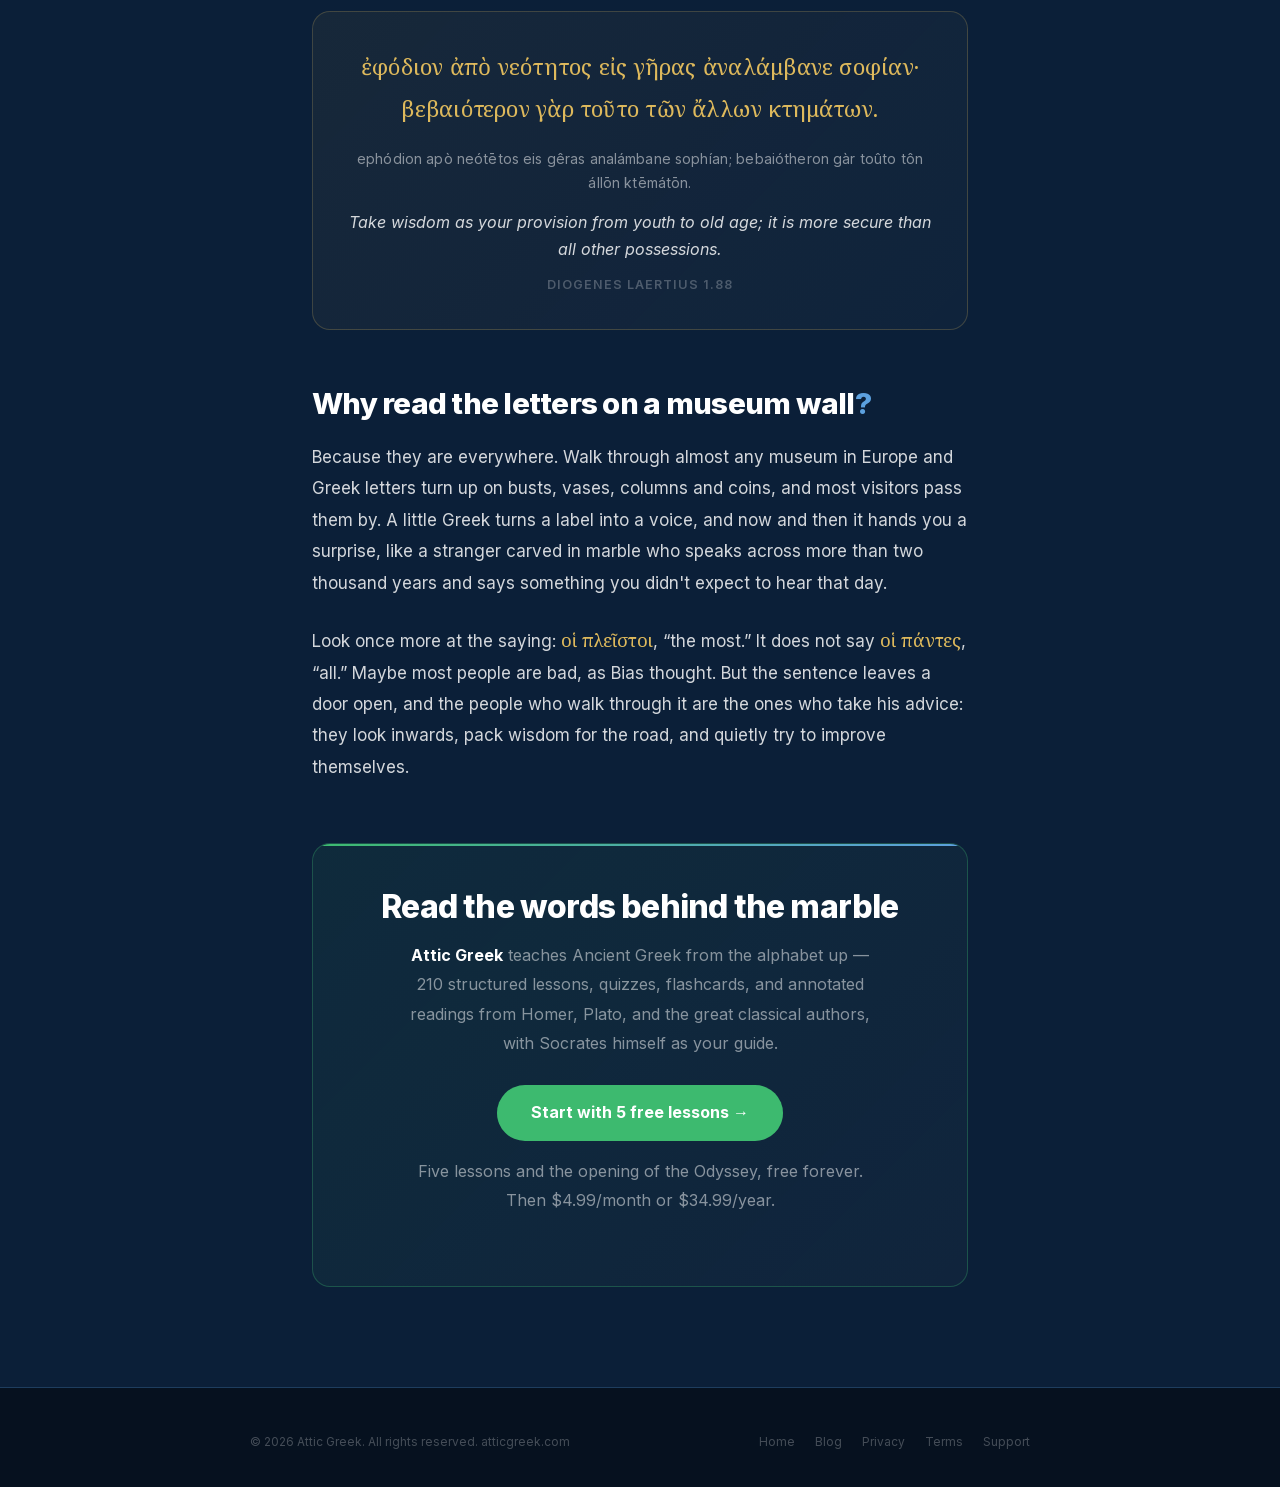
<file: blog/bias-of-priene-most-people-are-bad/index.html>
<!DOCTYPE html>
<html lang="en">
<head>
<meta charset="UTF-8">
<meta name="viewport" content="width=device-width, initial-scale=1.0">

<!-- ── SEO ── -->
<title>Bias of Priene: What “Most People Are Bad” Really Meant</title>
<meta name="description" content="A marble bust in the Vatican carries a blunt saying by Bias of Priene, one of the Seven Sages. What it says word by word, and what he said next.">
<link rel="canonical" href="https://atticgreek.com/blog/bias-of-priene-most-people-are-bad/">
<meta name="robots" content="index, follow, max-image-preview:large">
<meta name="author" content="Attic Greek">

<!-- ── Open Graph ── -->
<meta property="og:type" content="article">
<meta property="og:title" content="Bias of Priene: What “Most People Are Bad” Really Meant">
<meta property="og:description" content="A marble bust in the Vatican carries a blunt saying by Bias of Priene, one of the Seven Sages. What it says word by word, and what he said next.">
<meta property="og:url" content="https://atticgreek.com/blog/bias-of-priene-most-people-are-bad/">
<meta property="og:site_name" content="Attic Greek">
<meta property="og:locale" content="en_US">
<meta property="og:image" content="https://atticgreek.com/assets/bias-of-priene-blog.jpg">
<meta property="og:image:width" content="1200">
<meta property="og:image:height" content="630">
<meta property="og:image:alt" content="ΒΙΑΣ — Bias of Priene, one of the Seven Sages">
<meta property="article:published_time" content="2026-11-20">
<meta property="article:author" content="Attic Greek">

<!-- ── Twitter card ── -->
<meta name="twitter:card" content="summary_large_image">
<meta name="twitter:title" content="Bias of Priene: What “Most People Are Bad” Really Meant">
<meta name="twitter:description" content="A marble bust in the Vatican carries a blunt saying by Bias of Priene, one of the Seven Sages. What it says word by word, and what he said next.">
<meta name="twitter:image" content="https://atticgreek.com/assets/bias-of-priene-blog.jpg">
<meta name="twitter:image:alt" content="ΒΙΑΣ — Bias of Priene, one of the Seven Sages">

<!-- ── Favicon ── -->
<link rel="icon" type="image/png" sizes="32x32" href="../../assets/favicon-32.png">
<link rel="icon" type="image/png" sizes="16x16" href="../../assets/favicon-16.png">
<link rel="apple-touch-icon" sizes="180x180" href="../../assets/apple-touch-icon.png">
<meta name="theme-color" content="#0b1f38">

<!-- ── Fonts (self-hosted) ── -->
<link rel="stylesheet" href="../../assets/fonts/fonts.css">
<link rel="stylesheet" href="../blog.css">

<!-- ══════════════════════════════════════════════════════════
     STRUCTURED DATA — Block 1: Article
════════════════════════════════════════════════════════════ -->
<script type="application/ld+json">
{
  "@context": "https://schema.org",
  "@type": "Article",
  "headline": "Bias of Priene: What “Most People Are Bad” Really Meant",
  "description": "The saying οἱ πλεῖστοι κακοί attributed to Bias of Priene, one of the Seven Sages: what it says word by word, where it comes from in Diogenes Laertius, and what else Bias said about hope and wisdom.",
  "image": "https://atticgreek.com/assets/bias-of-priene-blog.jpg",
  "author": { "@type": "Organization", "name": "Attic Greek", "url": "https://atticgreek.com" },
  "publisher": {
    "@type": "Organization",
    "name": "Attic Greek",
    "logo": { "@type": "ImageObject", "url": "https://atticgreek.com/assets/logo.png" }
  },
  "mainEntityOfPage": "https://atticgreek.com/blog/bias-of-priene-most-people-are-bad/",
  "datePublished": "2026-11-20",
  "dateModified": "2026-11-20",
  "inLanguage": "en",
  "about": [
    { "@type": "Person", "name": "Bias of Priene" },
    { "@type": "Thing", "name": "Seven Sages of Greece" }
  ]
}
</script>

<!-- ══════════════════════════════════════════════════════════
     STRUCTURED DATA — Block 2: FAQPage
════════════════════════════════════════════════════════════ -->
<script type="application/ld+json">
{
  "@context": "https://schema.org",
  "@type": "FAQPage",
  "mainEntity": [
    {
      "@type": "Question",
      "name": "What does οἱ πλεῖστοι ἄνθρωποι κακοί mean?",
      "acceptedAnswer": {
        "@type": "Answer",
        "text": "It means “most people are bad.” Οἱ is the article “the,” πλεῖστοι means “the most,” ἄνθρωποι means “people,” and κακοί means “bad.” Ancient Greek leaves out the verb “are.”"
      }
    },
    {
      "@type": "Question",
      "name": "Who was Bias of Priene?",
      "acceptedAnswer": {
        "@type": "Answer",
        "text": "Bias of Priene, an Ionian Greek city, lived around 570 BC and was counted among the Seven Sages of Greece. According to Diogenes Laertius he was a gifted speaker in the law courts who used that gift for good."
      }
    },
    {
      "@type": "Question",
      "name": "Did Bias really say most people are bad?",
      "acceptedAnswer": {
        "@type": "Answer",
        "text": "Ancient sources attribute it to him. Diogenes Laertius records it in the shorter form οἱ πλεῖστοι κακοί, “most are bad,” and gives it as the reason for loving as if you will hate. As with all sayings of the Seven Sages, we cannot be sure of his exact words."
      }
    },
    {
      "@type": "Question",
      "name": "What else did Bias of Priene say?",
      "acceptedAnswer": {
        "@type": "Answer",
        "text": "According to Diogenes Laertius, asked what is sweet to people, he answered “hope” (ἐλπίς), and he advised taking wisdom as provision from youth to old age, because it is a more secure possession than any other."
      }
    }
  ]
}
</script>

<!-- ── Breadcrumbs ── -->
<script type="application/ld+json">
{
  "@context": "https://schema.org",
  "@type": "BreadcrumbList",
  "itemListElement": [
    { "@type": "ListItem", "position": 1, "name": "Home", "item": "https://atticgreek.com/" },
    { "@type": "ListItem", "position": 2, "name": "Blog", "item": "https://atticgreek.com/blog/" },
    { "@type": "ListItem", "position": 3, "name": "Bias of Priene: What “Most People Are Bad” Really Meant" }
  ]
}
</script>
</head>
<body>

<a class="skip-link" href="#main">Skip to content</a>

<!-- ══════════════════════════════════════════
     NAV
══════════════════════════════════════════ -->
<nav id="mainNav">
  <a class="nav-logo" href="/">
    <img src="../../assets/logo.png" alt="Attic Greek" class="nav-logo-img" width="600" height="160">
  </a>
  <div class="nav-center">
    <a href="/#features">Features</a>
    <a href="/#pricing">Pricing</a>
    <a href="/#about">About</a>
    <a href="/blog/" class="current">Blog</a>
    <a href="/#page-support">Support</a>
    <a href="/#page-privacy">Privacy</a>
  </div>
  <a class="nav-cta desktop-only" href="https://apps.apple.com/app/id6789966196?ct=blog" target="_blank" rel="noopener">Get the App</a>
  <button class="hamburger" id="burger" onclick="toggleMobile()" aria-label="Open menu" aria-expanded="false" aria-controls="mobileNav">
    <span></span><span></span><span></span>
  </button>
</nav>
<div class="mobile-nav" id="mobileNav">
  <a href="/#features">Features</a>
  <a href="/#pricing">Pricing</a>
  <a href="/#about">About</a>
  <a href="/blog/">Blog</a>
  <a href="/#page-support">Support</a>
  <a href="/#page-privacy">Privacy Policy</a>
  <a href="/#page-terms">Terms of Service</a>
  <a href="https://apps.apple.com/app/id6789966196?ct=blog" target="_blank" rel="noopener" style="color:var(--green);font-weight:700;">Get the App →</a>
</div>

<!-- ══════════════════════════════════════════
     ARTICLE
══════════════════════════════════════════ -->
<main id="main">
<div class="article-head">
  <div class="orb orb-blue" aria-hidden="true"></div>
  <a class="back-link" href="/blog/">← All articles</a>
  <h1>Bias of Priene: What “Most People Are Bad” Really Meant</h1>
  <div class="article-meta">
    <time datetime="2026-11-20">20 November 2026</time>
    <span class="dot" aria-hidden="true">·</span>
    <span>4 min read</span>
  </div>
</div>

<div class="article-wrap">
<article>

  <figure class="article-hero">
    <img src="../../assets/bias-of-priene-blog.jpg" width="1200" height="630"
         alt="ΒΙΑΣ — Bias of Priene, one of the Seven Sages">
  </figure>

  <p class="lead">In the Vatican Museums stands a marble bust of a Greek sage. It carries his name, <span class="gk" lang="grc">ΒΙΑΣ</span>, and a sentence in Greek capitals, run together without spaces, that stops you cold:</p>

  <blockquote class="greek-quote">
    <p class="gk-text" lang="grc">ΟΙΠΛΕΙΣΤΟΙΑΝΘΡΩΠΟΙΚΑΚΟΙ</p>
  </blockquote>

  <p>Break it into words and it becomes:</p>

  <blockquote class="greek-quote">
    <p class="gk-text" lang="grc">οἱ πλεῖστοι ἄνθρωποι κακοί.</p>
    <p class="gk-translit">hoi pleîstoi ánthrōpoi kakoí.</p>
    <p class="gk-trans">Most people are bad.</p>
    <cite>Attributed to Bias of Priene</cite>
  </blockquote>

  <p>It is a hard thing to read in a quiet gallery, and harder in a year when the world feels hostile. But the man who said it has more to say, and the Greek is more careful than the English.</p>

  <h2 id="word-by-word">What does it say, word by word<span class="qmark">?</span></h2>

  <p><span class="gk" lang="grc">οἱ</span> is the definite article, “the,” the same little word we looked at in <a href="/blog/ancient-greek-definite-article/">our article on the article</a>. <span class="gk" lang="grc">πλεῖστοι</span> is “the most,” the superlative of <span class="gk" lang="grc">πολύς</span>, “many.” <span class="gk" lang="grc">ἄνθρωποι</span> means “people,” human beings and not only men. <span class="gk" lang="grc">κακοί</span> means “bad,” and it can mean base, worthless or cowardly as well as wicked.</p>

  <p>There is no verb. Ancient Greek simply leaves out “are,” the same quiet habit we met in <a href="/blog/how-to-conjugate-to-be-in-attic-greek/">the verb “to be”</a>. One more detail: Diogenes Laertius, who collected the sayings of the Seven Sages, records it in an even shorter form, <span class="gk" lang="grc">οἱ πλεῖστοι κακοί</span>, “most are bad.” The bust spells out who the “most” are.</p>

  <h2 id="who-was-bias">Who was Bias<span class="qmark">?</span></h2>

  <p>Diogenes introduces him as <span class="gk" lang="grc">Βίας Τευτάμου Πριηνεύς</span>: Bias, son of Teutamos, of Priene, an Ionian city on the coast of what is now Turkey. (Notice the father's name in the genitive, “of Teutamos,” the same pattern as on a gravestone.) He lived around 570 BC and was counted among the Seven Sages. He was, we are told, a formidable speaker in the law courts who used that gift for good, and he is said to have died in old age just after winning a case, resting his head in his grandson's lap. His city set aside a precinct in his honor.</p>

  <h2 id="really-that-grim">Was he really that grim<span class="qmark">?</span></h2>

  <p>Read in context, the saying is practical, not despairing. Diogenes gives it as the reason for a piece of advice about friendship:</p>

  <blockquote class="greek-quote">
    <p class="gk-text" lang="grc">φιλεῖν ὡς μισήσοντας· τοὺς γὰρ πλείστους εἶναι κακούς.</p>
    <p class="gk-translit">phileîn hōs misēsontas; toùs gàr pleístous eînai kakoús.</p>
    <p class="gk-trans">Love as if you were going to hate; for most people are bad.</p>
    <cite>Diogenes Laertius 1.87</cite>
  </blockquote>

  <p>In plain terms: be warm to people, but don't hand over your trust so completely that you would be crushed if they turned on you. It is not an invitation to hate. It is kindness with open eyes. Diogenes adds a companion thought: Bias said he preferred judging between enemies to judging between friends, because of two friends one is sure to become an enemy, while of two enemies one will become a friend.</p>

  <p>And the same chapter shows a different Bias. One source says he ransomed captured girls and raised them as his own daughters, giving them dowries and sending them home. Asked what is sweet to people, he is said to have answered a single word, <span class="gk" lang="grc">ἐλπίς</span>, “hope.” And when he advised what to carry through life, he did not point outward at all:</p>

  <blockquote class="greek-quote">
    <p class="gk-text" lang="grc">ἐφόδιον ἀπὸ νεότητος εἰς γῆρας ἀναλάμβανε σοφίαν· βεβαιότερον γὰρ τοῦτο τῶν ἄλλων κτημάτων.</p>
    <p class="gk-translit">ephódion apò neótētos eis gêras analámbane sophían; bebaiótheron gàr toûto tôn állōn ktēmátōn.</p>
    <p class="gk-trans">Take wisdom as your provision from youth to old age; it is more secure than all other possessions.</p>
    <cite>Diogenes Laertius 1.88</cite>
  </blockquote>

  <h2 id="why-read-the-letters">Why read the letters on a museum wall<span class="qmark">?</span></h2>

  <p>Because they are everywhere. Walk through almost any museum in Europe and Greek letters turn up on busts, vases, columns and coins, and most visitors pass them by. A little Greek turns a label into a voice, and now and then it hands you a surprise, like a stranger carved in marble who speaks across more than two thousand years and says something you didn't expect to hear that day.</p>

  <p>Look once more at the saying: <span class="gk" lang="grc">οἱ πλεῖστοι</span>, “the most.” It does not say <span class="gk" lang="grc">οἱ πάντες</span>, “all.” Maybe most people are bad, as Bias thought. But the sentence leaves a door open, and the people who walk through it are the ones who take his advice: they look inwards, pack wisdom for the road, and quietly try to improve themselves.</p>

  <!-- ══════════════════════════════════════════
       CALL TO ACTION
  ══════════════════════════════════════════ -->
  <section class="article-cta">
    <h2 id="start-reading">Read the words behind the marble</h2>
    <p><strong>Attic Greek</strong> teaches Ancient Greek from the alphabet up — 210 structured lessons, quizzes, flashcards, and annotated readings from Homer, Plato, and the great classical authors, with Socrates himself as your guide.</p>
    <a class="btn-green" href="https://apps.apple.com/app/id6789966196?ct=blog" target="_blank" rel="noopener">Start with 5 free lessons →</a>
    <p class="cta-note">Five lessons and the opening of the Odyssey, free forever. Then $4.99/month or $34.99/year.</p>
  </section>

</article>
</div>
</main>

<!-- ══════════════════════════════════════════
     FOOTER
══════════════════════════════════════════ -->
<footer>
  <div class="footer-inner">
    <div class="footer-copy">© 2026 Attic Greek. All rights reserved. atticgreek.com</div>
    <div class="footer-links-row">
      <a href="/">Home</a>
      <a href="/blog/">Blog</a>
      <a href="/#page-privacy">Privacy</a>
      <a href="/#page-terms">Terms</a>
      <a href="/#page-support">Support</a>
    </div>
  </div>
</footer>

<script>
function toggleMobile() {
  const nav = document.getElementById('mobileNav');
  const open = nav.classList.toggle('open');
  document.getElementById('burger').setAttribute('aria-expanded', open);
}
document.addEventListener('click', e => {
  if (!e.target.closest('#mobileNav') && !e.target.closest('#burger')) {
    document.getElementById('mobileNav').classList.remove('open');
    document.getElementById('burger').setAttribute('aria-expanded', 'false');
  }
});
window.addEventListener('scroll', () => {
  document.getElementById('mainNav').classList.toggle('scrolled', window.scrollY > 60);
}, { passive: true });
</script>
</body>
</html>
</file>
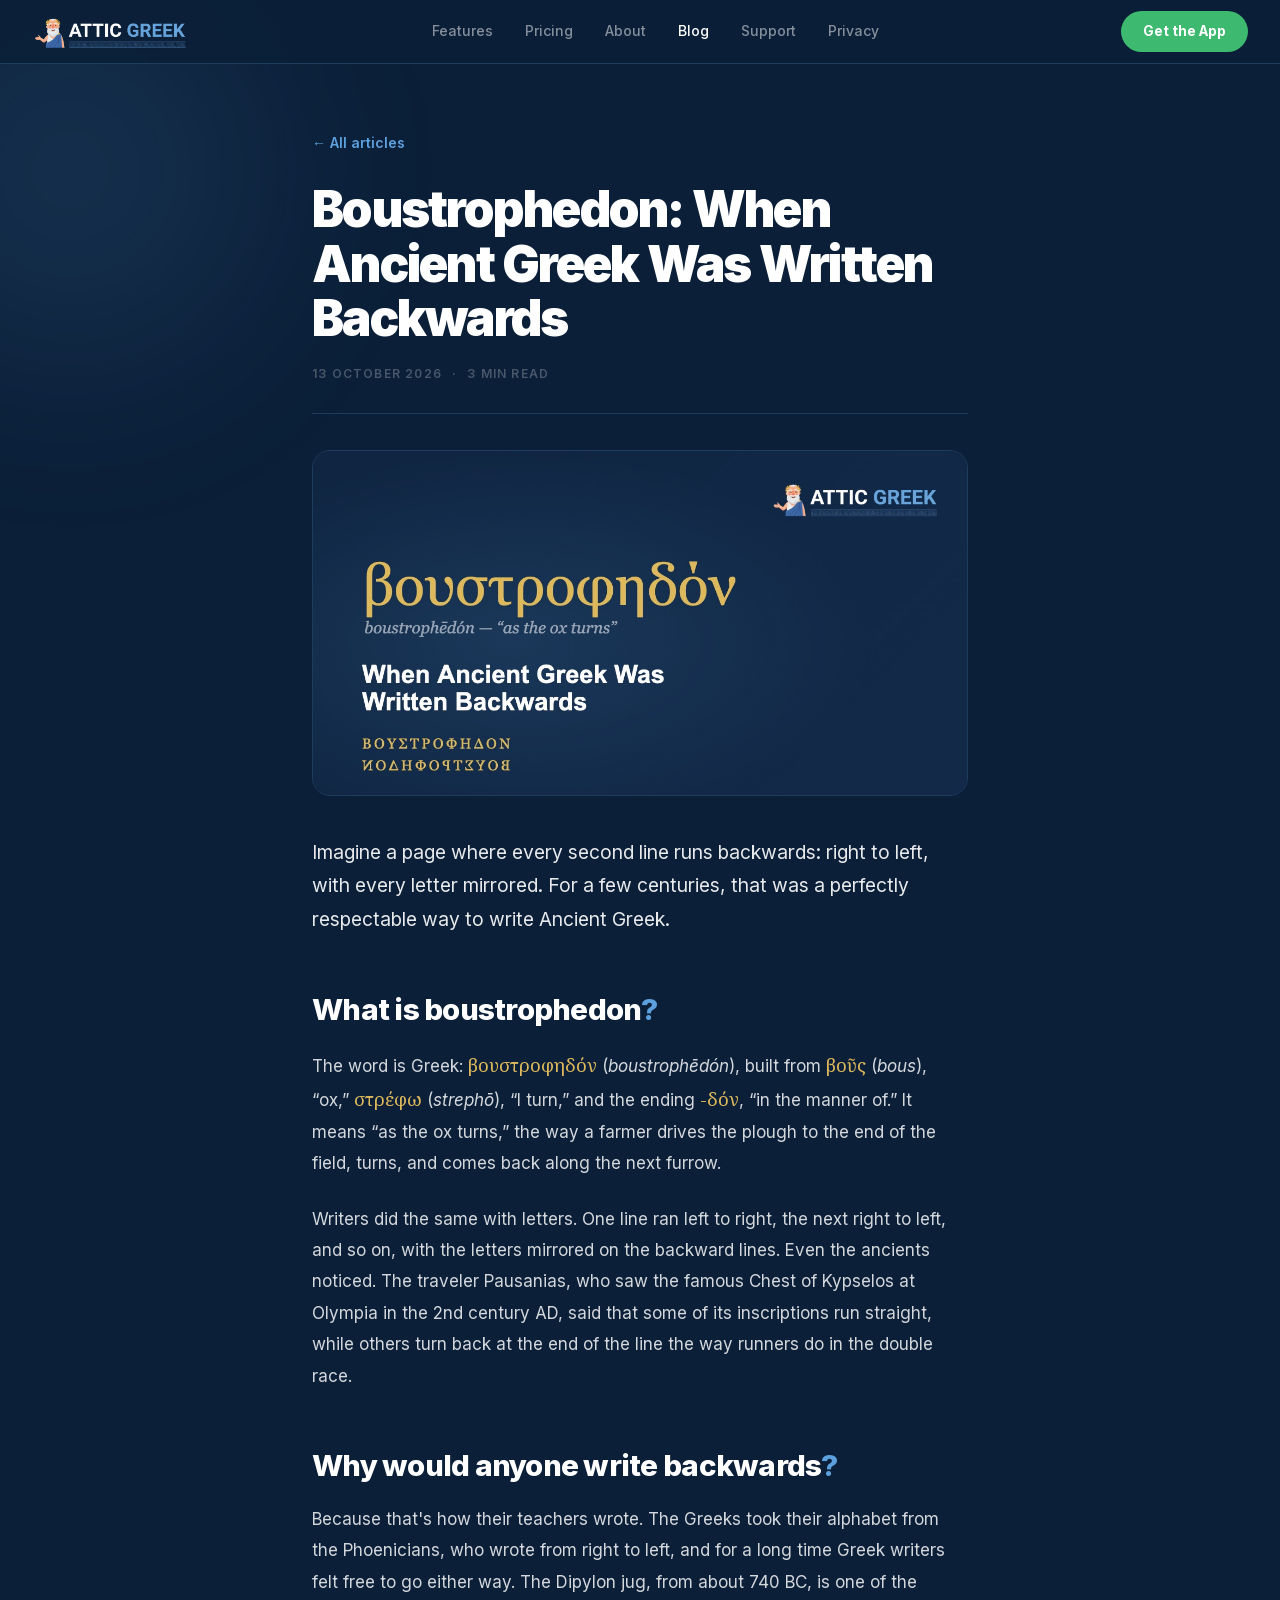
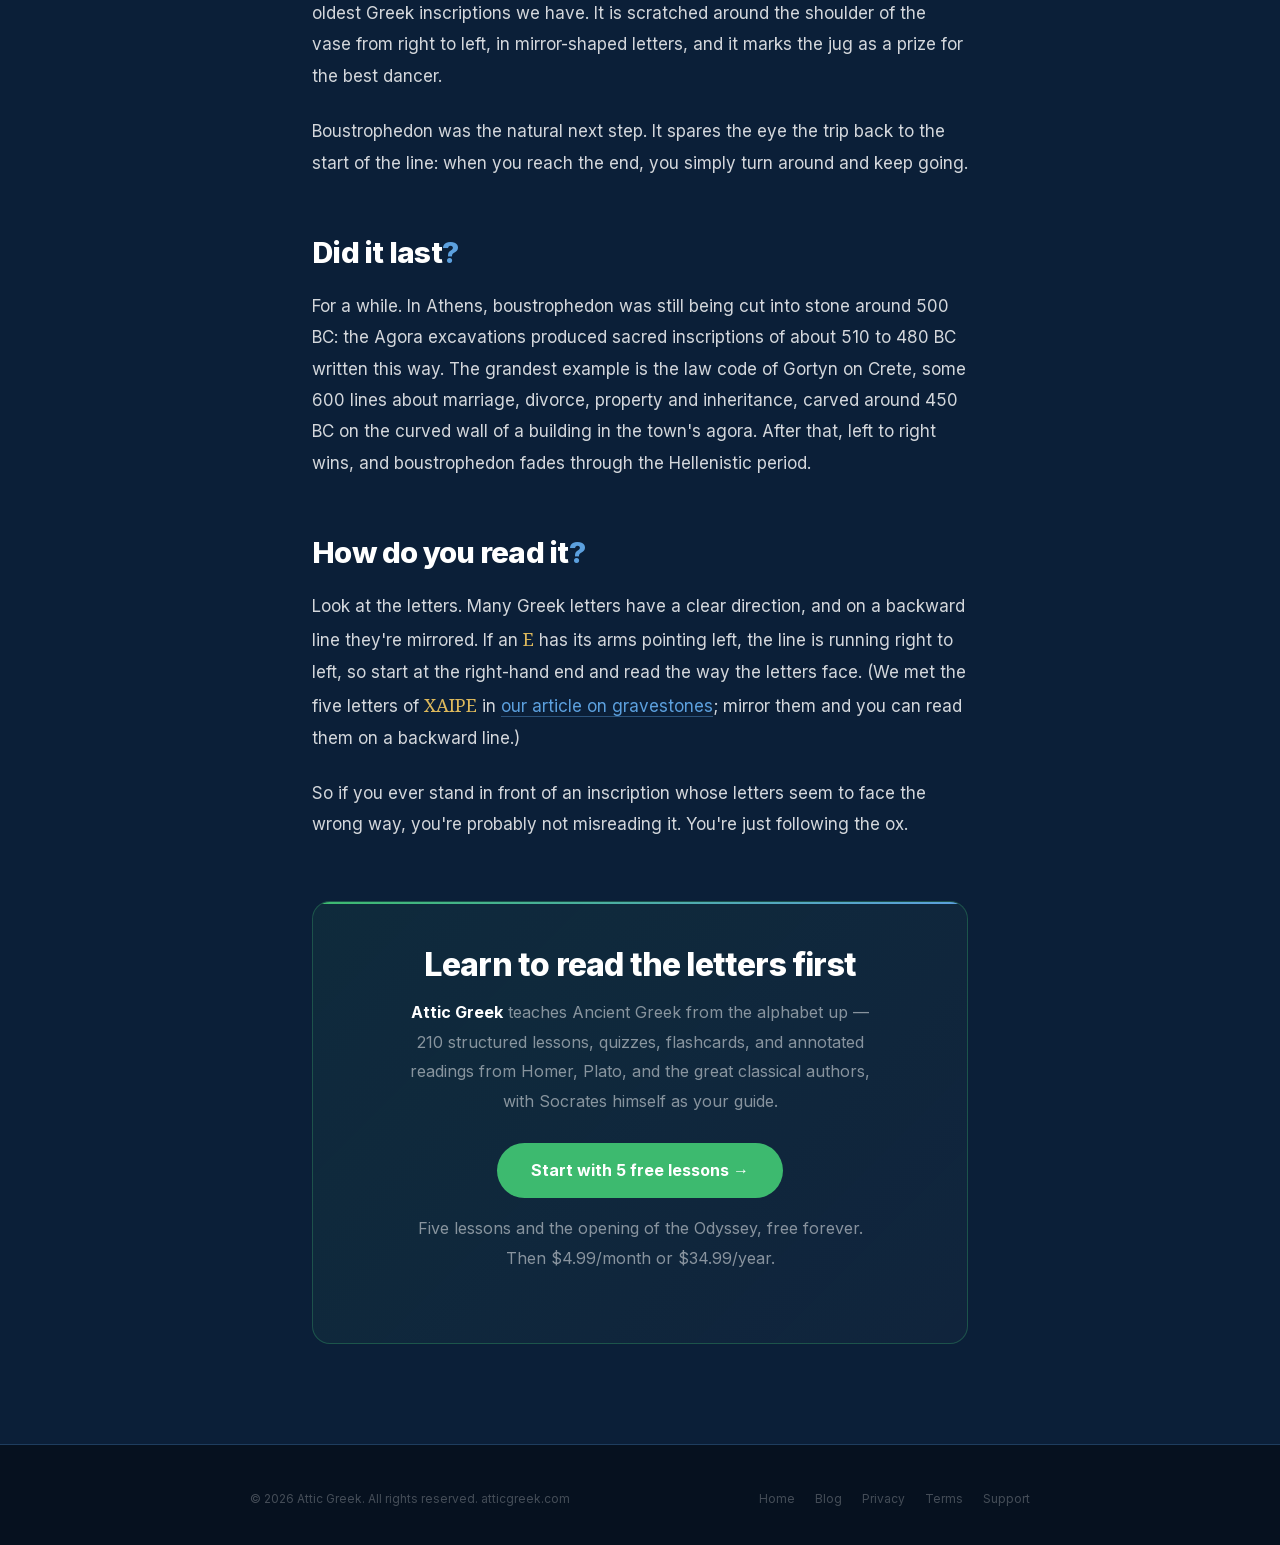
<file: blog/boustrophedon-ancient-greek-written-backwards/index.html>
<!DOCTYPE html>
<html lang="en">
<head>
<meta charset="UTF-8">
<meta name="viewport" content="width=device-width, initial-scale=1.0">

<!-- ── SEO ── -->
<title>Boustrophedon: When Ancient Greek Was Written Backwards</title>
<meta name="description" content="Early Greek was written right to left, then in alternating lines “as the ox turns.” What boustrophedon is, why the Greeks did it, and how long it lasted.">
<link rel="canonical" href="https://atticgreek.com/blog/boustrophedon-ancient-greek-written-backwards/">
<meta name="robots" content="index, follow, max-image-preview:large">
<meta name="author" content="Attic Greek">

<!-- ── Open Graph ── -->
<meta property="og:type" content="article">
<meta property="og:title" content="Boustrophedon: When Ancient Greek Was Written Backwards">
<meta property="og:description" content="Early Greek was written right to left, then in alternating lines “as the ox turns.” What boustrophedon is, why the Greeks did it, and how long it lasted.">
<meta property="og:url" content="https://atticgreek.com/blog/boustrophedon-ancient-greek-written-backwards/">
<meta property="og:site_name" content="Attic Greek">
<meta property="og:locale" content="en_US">
<meta property="og:image" content="https://atticgreek.com/assets/boustrophedon-blog.jpg">
<meta property="og:image:width" content="1200">
<meta property="og:image:height" content="630">
<meta property="og:image:alt" content="βουστροφηδόν — when Ancient Greek was written backwards">
<meta property="article:published_time" content="2026-10-13">
<meta property="article:author" content="Attic Greek">

<!-- ── Twitter card ── -->
<meta name="twitter:card" content="summary_large_image">
<meta name="twitter:title" content="Boustrophedon: When Ancient Greek Was Written Backwards">
<meta name="twitter:description" content="Early Greek was written right to left, then in alternating lines “as the ox turns.” What boustrophedon is, why the Greeks did it, and how long it lasted.">
<meta name="twitter:image" content="https://atticgreek.com/assets/boustrophedon-blog.jpg">
<meta name="twitter:image:alt" content="βουστροφηδόν — when Ancient Greek was written backwards">

<!-- ── Favicon ── -->
<link rel="icon" type="image/png" sizes="32x32" href="../../assets/favicon-32.png">
<link rel="icon" type="image/png" sizes="16x16" href="../../assets/favicon-16.png">
<link rel="apple-touch-icon" sizes="180x180" href="../../assets/apple-touch-icon.png">
<meta name="theme-color" content="#0b1f38">

<!-- ── Fonts ── -->
<link rel="stylesheet" href="../../assets/fonts/fonts.css">
<link rel="stylesheet" href="../blog.css">

<!-- ══════════════════════════════════════════════════════════
     STRUCTURED DATA — Block 1: Article
════════════════════════════════════════════════════════════ -->
<script type="application/ld+json">
{
  "@context": "https://schema.org",
  "@type": "Article",
  "headline": "Boustrophedon: When Ancient Greek Was Written Backwards",
  "description": "What boustrophedon is, why early Greek was written right to left and then in alternating lines, how long the habit lasted, and how to read it.",
  "image": "https://atticgreek.com/assets/boustrophedon-blog.jpg",
  "author": { "@type": "Organization", "name": "Attic Greek", "url": "https://atticgreek.com" },
  "publisher": {
    "@type": "Organization",
    "name": "Attic Greek",
    "logo": { "@type": "ImageObject", "url": "https://atticgreek.com/assets/logo.png" }
  },
  "mainEntityOfPage": "https://atticgreek.com/blog/boustrophedon-ancient-greek-written-backwards/",
  "datePublished": "2026-10-13",
  "dateModified": "2026-10-13",
  "inLanguage": "en",
  "about": [
    { "@type": "Thing", "name": "Boustrophedon" },
    { "@type": "Thing", "name": "Ancient Greek writing" }
  ]
}
</script>

<!-- ══════════════════════════════════════════════════════════
     STRUCTURED DATA — Block 2: FAQPage
════════════════════════════════════════════════════════════ -->
<script type="application/ld+json">
{
  "@context": "https://schema.org",
  "@type": "FAQPage",
  "mainEntity": [
    {
      "@type": "Question",
      "name": "What is boustrophedon?",
      "acceptedAnswer": {
        "@type": "Answer",
        "text": "Boustrophedon is a way of writing in which the lines alternate direction, one left to right and the next right to left, with the letters mirrored on the backward lines. The word is Greek, βουστροφηδόν, from βοῦς (“ox”) and στρέφω (“I turn”), meaning “as the ox turns” at the end of a ploughed furrow."
      }
    },
    {
      "@type": "Question",
      "name": "Why was early Ancient Greek written right to left?",
      "acceptedAnswer": {
        "@type": "Answer",
        "text": "The Greeks took their alphabet from the Phoenicians, who wrote from right to left. Early Greek writers felt free to write in either direction, and some of the oldest inscriptions, such as the Dipylon jug from about 740 BC, run right to left with mirror-shaped letters."
      }
    },
    {
      "@type": "Question",
      "name": "When did the Greeks stop writing boustrophedon?",
      "acceptedAnswer": {
        "@type": "Answer",
        "text": "Boustrophedon was still used on stone in Athens around 500 BC, and the great law code of Gortyn on Crete (around 450 BC) is written this way. After that, left-to-right writing became standard and boustrophedon faded through the Hellenistic period."
      }
    },
    {
      "@type": "Question",
      "name": "How do you read boustrophedon?",
      "acceptedAnswer": {
        "@type": "Answer",
        "text": "Look at the letters: on a backward line they are mirrored. If a letter such as epsilon has its arms pointing left, the line runs right to left, so start at the right-hand end and read the way the letters face."
      }
    }
  ]
}
</script>

<!-- ── Breadcrumbs ── -->
<script type="application/ld+json">
{
  "@context": "https://schema.org",
  "@type": "BreadcrumbList",
  "itemListElement": [
    { "@type": "ListItem", "position": 1, "name": "Home", "item": "https://atticgreek.com/" },
    { "@type": "ListItem", "position": 2, "name": "Blog", "item": "https://atticgreek.com/blog/" },
    { "@type": "ListItem", "position": 3, "name": "Boustrophedon: When Ancient Greek Was Written Backwards" }
  ]
}
</script>
</head>
<body>

<a class="skip-link" href="#main">Skip to content</a>

<!-- ══════════════════════════════════════════
     NAV
══════════════════════════════════════════ -->
<nav id="mainNav">
  <a class="nav-logo" href="/">
    <img src="../../assets/logo.png" alt="Attic Greek" class="nav-logo-img" width="600" height="160">
  </a>
  <div class="nav-center">
    <a href="/#features">Features</a>
    <a href="/#pricing">Pricing</a>
    <a href="/#about">About</a>
    <a href="/blog/" class="current">Blog</a>
    <a href="/#page-support">Support</a>
    <a href="/#page-privacy">Privacy</a>
  </div>
  <a class="nav-cta desktop-only" href="https://apps.apple.com/app/id6789966196?ct=blog" target="_blank" rel="noopener">Get the App</a>
  <button class="hamburger" id="burger" onclick="toggleMobile()" aria-label="Open menu" aria-expanded="false" aria-controls="mobileNav">
    <span></span><span></span><span></span>
  </button>
</nav>
<div class="mobile-nav" id="mobileNav">
  <a href="/#features">Features</a>
  <a href="/#pricing">Pricing</a>
  <a href="/#about">About</a>
  <a href="/blog/">Blog</a>
  <a href="/#page-support">Support</a>
  <a href="/#page-privacy">Privacy Policy</a>
  <a href="/#page-terms">Terms of Service</a>
  <a href="https://apps.apple.com/app/id6789966196?ct=blog" target="_blank" rel="noopener" style="color:var(--green);font-weight:700;">Get the App →</a>
</div>

<!-- ══════════════════════════════════════════
     ARTICLE
══════════════════════════════════════════ -->
<main id="main">
<div class="article-head">
  <div class="orb orb-blue" aria-hidden="true"></div>
  <a class="back-link" href="/blog/">← All articles</a>
  <h1>Boustrophedon: When Ancient Greek Was Written Backwards</h1>
  <div class="article-meta">
    <time datetime="2026-10-13">13 October 2026</time>
    <span class="dot" aria-hidden="true">·</span>
    <span>3 min read</span>
  </div>
</div>

<div class="article-wrap">
<article>

  <figure class="article-hero">
    <img src="../../assets/boustrophedon-blog.jpg" width="1200" height="630"
         alt="βουστροφηδόν — when Ancient Greek was written backwards">
  </figure>

  <p class="lead">Imagine a page where every second line runs backwards: right to left, with every letter mirrored. For a few centuries, that was a perfectly respectable way to write Ancient Greek.</p>

  <h2 id="what-is-boustrophedon">What is boustrophedon<span class="qmark">?</span></h2>

  <p>The word is Greek: <span class="gk" lang="grc">βουστροφηδόν</span> (<em>boustrophēdón</em>), built from <span class="gk" lang="grc">βοῦς</span> (<em>bous</em>), “ox,” <span class="gk" lang="grc">στρέφω</span> (<em>strephō</em>), “I turn,” and the ending <span class="gk" lang="grc">-δόν</span>, “in the manner of.” It means “as the ox turns,” the way a farmer drives the plough to the end of the field, turns, and comes back along the next furrow.</p>

  <p>Writers did the same with letters. One line ran left to right, the next right to left, and so on, with the letters mirrored on the backward lines. Even the ancients noticed. The traveler Pausanias, who saw the famous Chest of Kypselos at Olympia in the 2nd century AD, said that some of its inscriptions run straight, while others turn back at the end of the line the way runners do in the double race.</p>

  <h2 id="why-backwards">Why would anyone write backwards<span class="qmark">?</span></h2>

  <p>Because that's how their teachers wrote. The Greeks took their alphabet from the Phoenicians, who wrote from right to left, and for a long time Greek writers felt free to go either way. The Dipylon jug, from about 740 BC, is one of the oldest Greek inscriptions we have. It is scratched around the shoulder of the vase from right to left, in mirror-shaped letters, and it marks the jug as a prize for the best dancer.</p>

  <p>Boustrophedon was the natural next step. It spares the eye the trip back to the start of the line: when you reach the end, you simply turn around and keep going.</p>

  <h2 id="how-long">Did it last<span class="qmark">?</span></h2>

  <p>For a while. In Athens, boustrophedon was still being cut into stone around 500 BC: the Agora excavations produced sacred inscriptions of about 510 to 480 BC written this way. The grandest example is the law code of Gortyn on Crete, some 600 lines about marriage, divorce, property and inheritance, carved around 450 BC on the curved wall of a building in the town's agora. After that, left to right wins, and boustrophedon fades through the Hellenistic period.</p>

  <h2 id="how-to-read-it">How do you read it<span class="qmark">?</span></h2>

  <p>Look at the letters. Many Greek letters have a clear direction, and on a backward line they're mirrored. If an <span class="gk" lang="grc">Ε</span> has its arms pointing left, the line is running right to left, so start at the right-hand end and read the way the letters face. (We met the five letters of <span class="gk" lang="grc">ΧΑΙΡΕ</span> in <a href="/blog/ancient-greek-gravestones-chaire/">our article on gravestones</a>; mirror them and you can read them on a backward line.)</p>

  <p>So if you ever stand in front of an inscription whose letters seem to face the wrong way, you're probably not misreading it. You're just following the ox.</p>

  <!-- ══════════════════════════════════════════
       CALL TO ACTION
  ══════════════════════════════════════════ -->
  <section class="article-cta">
    <h2 id="start-reading">Learn to read the letters first</h2>
    <p><strong>Attic Greek</strong> teaches Ancient Greek from the alphabet up — 210 structured lessons, quizzes, flashcards, and annotated readings from Homer, Plato, and the great classical authors, with Socrates himself as your guide.</p>
    <a class="btn-green" href="https://apps.apple.com/app/id6789966196?ct=blog" target="_blank" rel="noopener">Start with 5 free lessons →</a>
    <p class="cta-note">Five lessons and the opening of the Odyssey, free forever. Then $4.99/month or $34.99/year.</p>
  </section>

</article>
</div>
</main>

<!-- ══════════════════════════════════════════
     FOOTER
══════════════════════════════════════════ -->
<footer>
  <div class="footer-inner">
    <div class="footer-copy">© 2026 Attic Greek. All rights reserved. atticgreek.com</div>
    <div class="footer-links-row">
      <a href="/">Home</a>
      <a href="/blog/">Blog</a>
      <a href="/#page-privacy">Privacy</a>
      <a href="/#page-terms">Terms</a>
      <a href="/#page-support">Support</a>
    </div>
  </div>
</footer>

<script>
function toggleMobile() {
  const nav = document.getElementById('mobileNav');
  const open = nav.classList.toggle('open');
  document.getElementById('burger').setAttribute('aria-expanded', open);
}
document.addEventListener('click', e => {
  if (!e.target.closest('#mobileNav') && !e.target.closest('#burger')) {
    document.getElementById('mobileNav').classList.remove('open');
    document.getElementById('burger').setAttribute('aria-expanded', 'false');
  }
});
window.addEventListener('scroll', () => {
  document.getElementById('mainNav').classList.toggle('scrolled', window.scrollY > 60);
}, { passive: true });
</script>
</body>
</html>
</file>
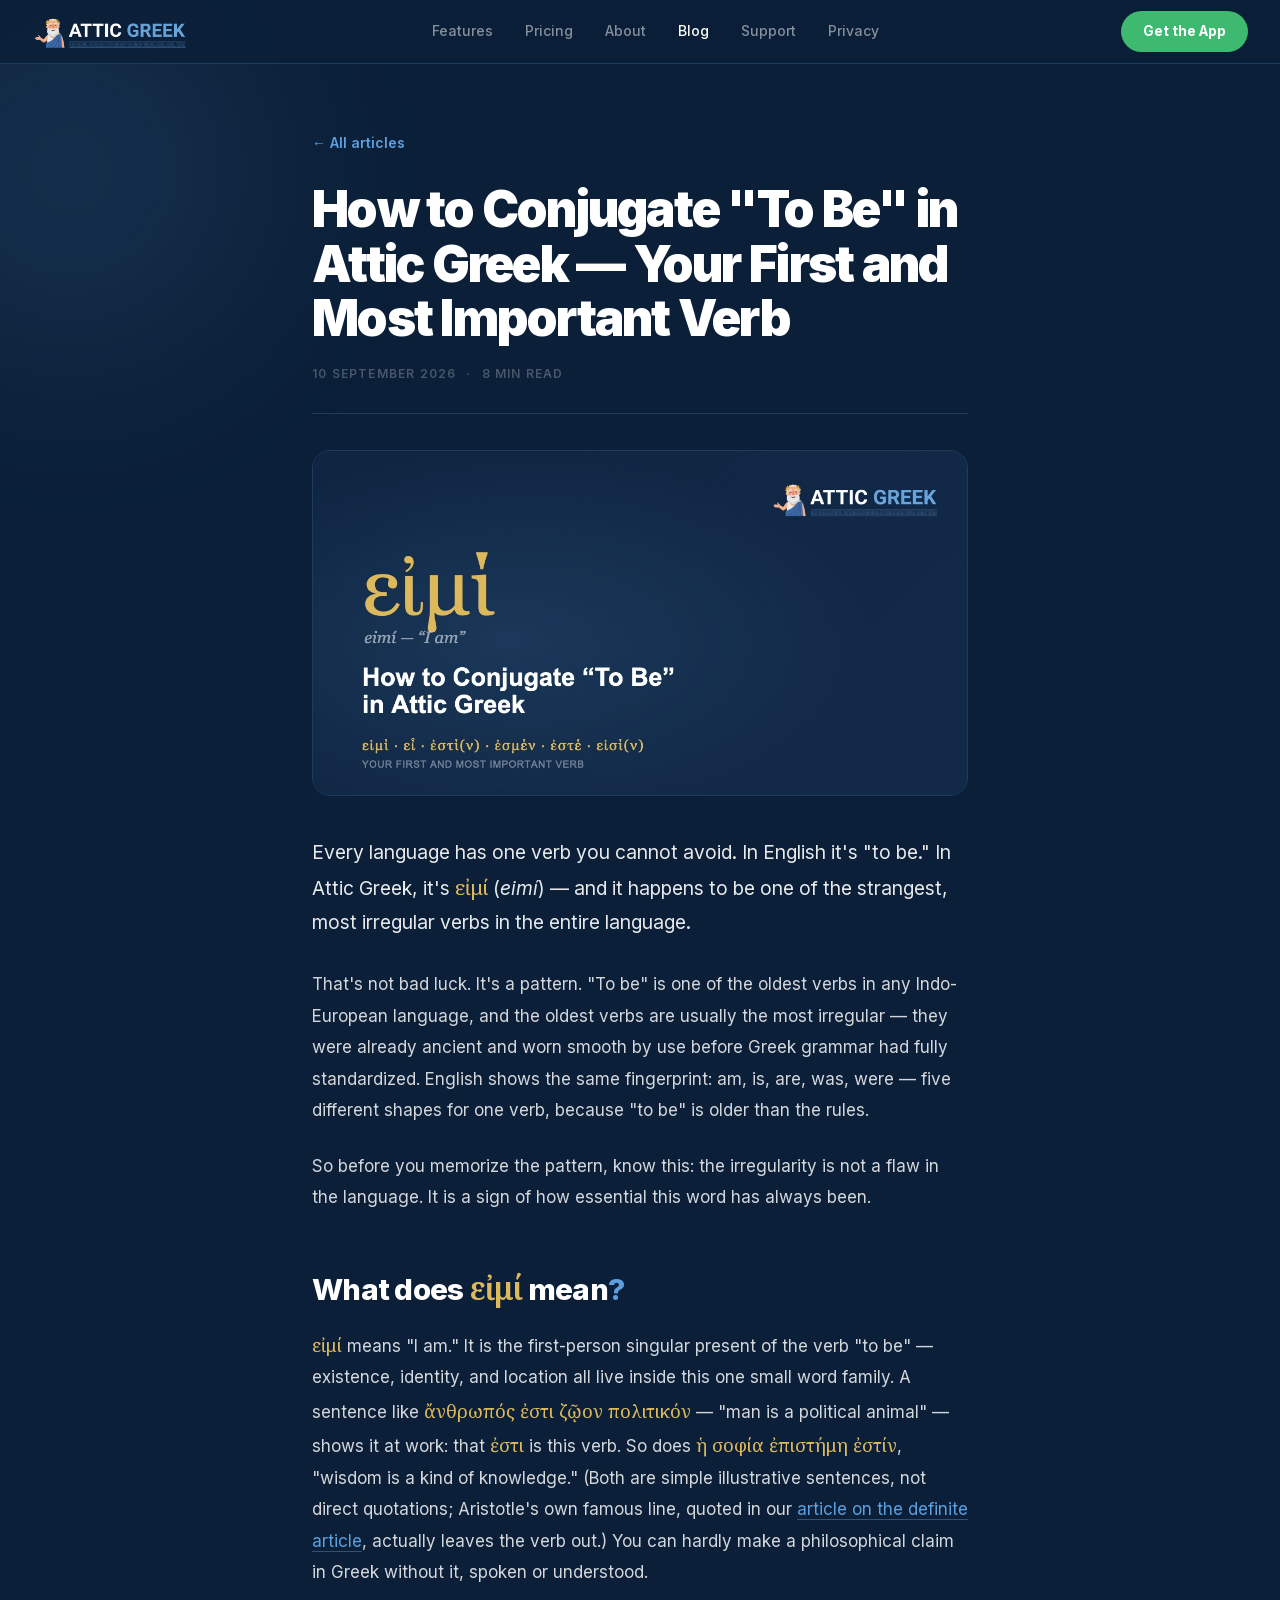
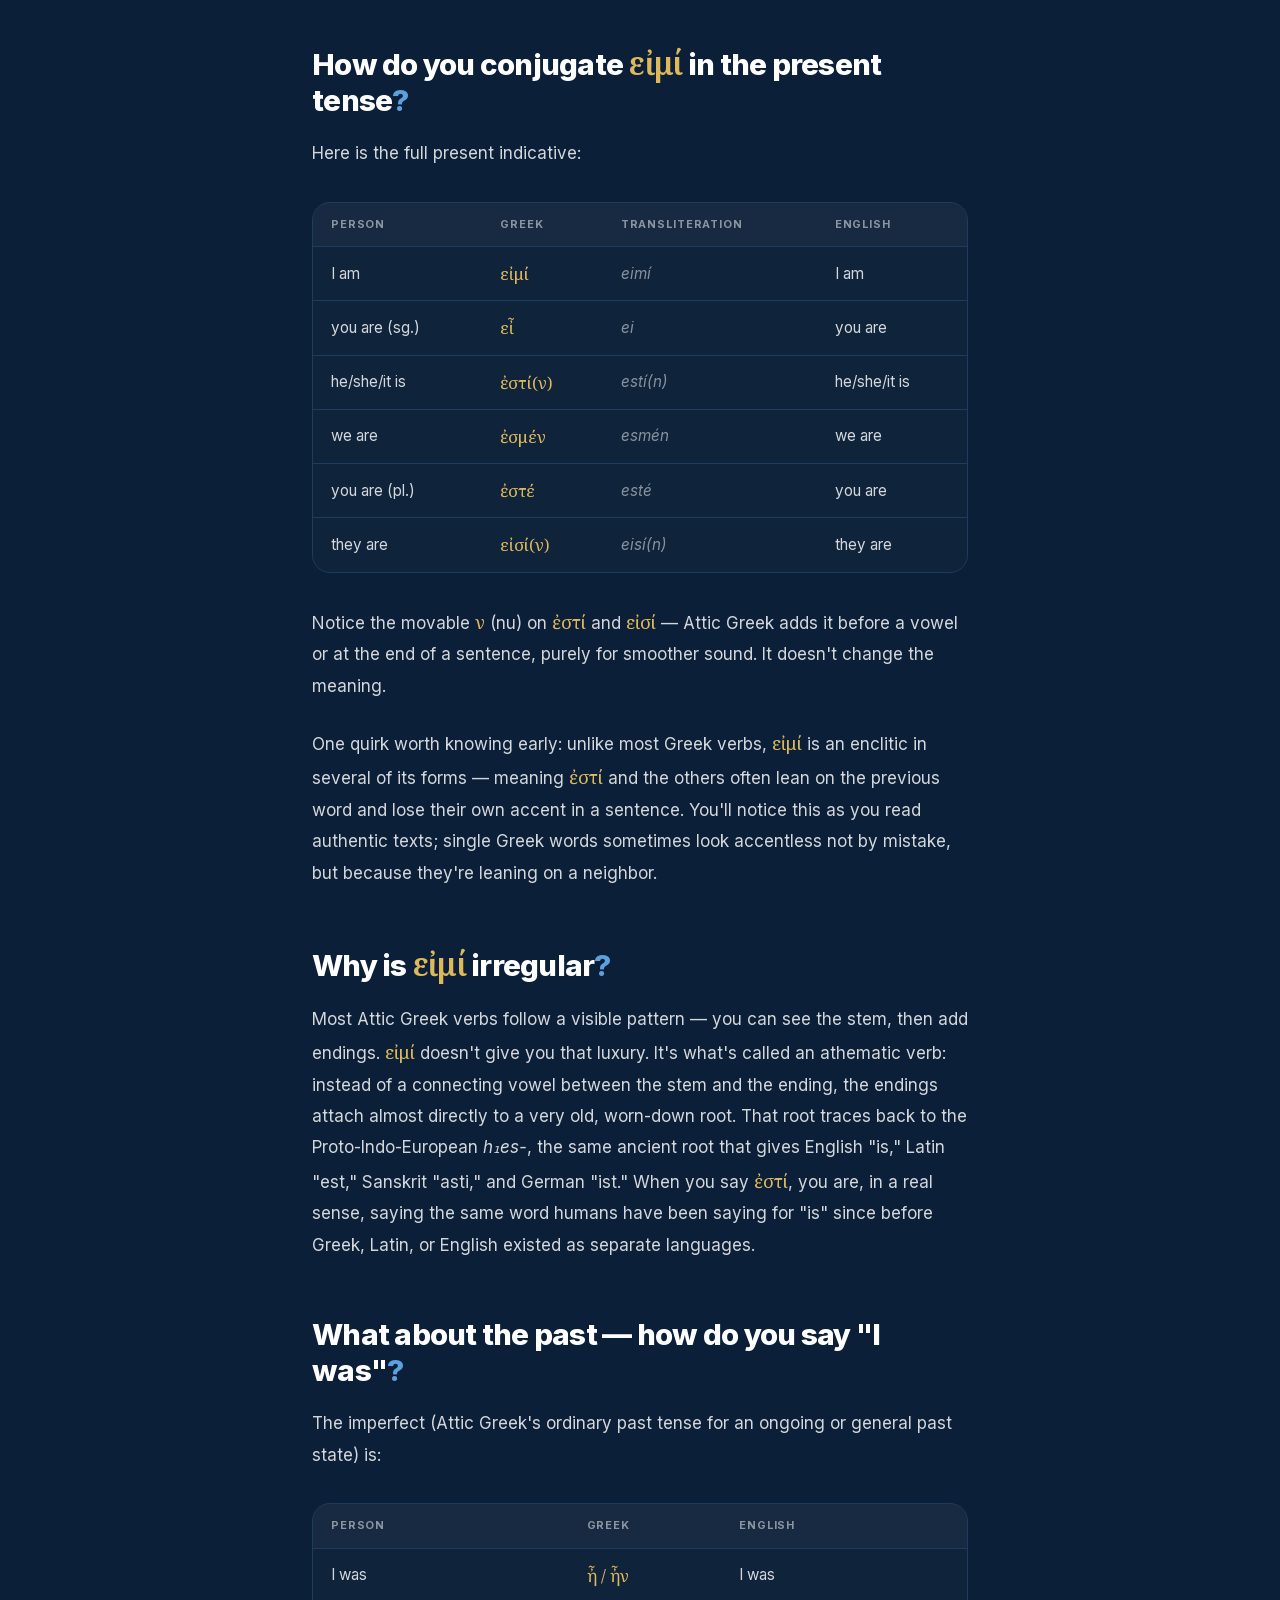
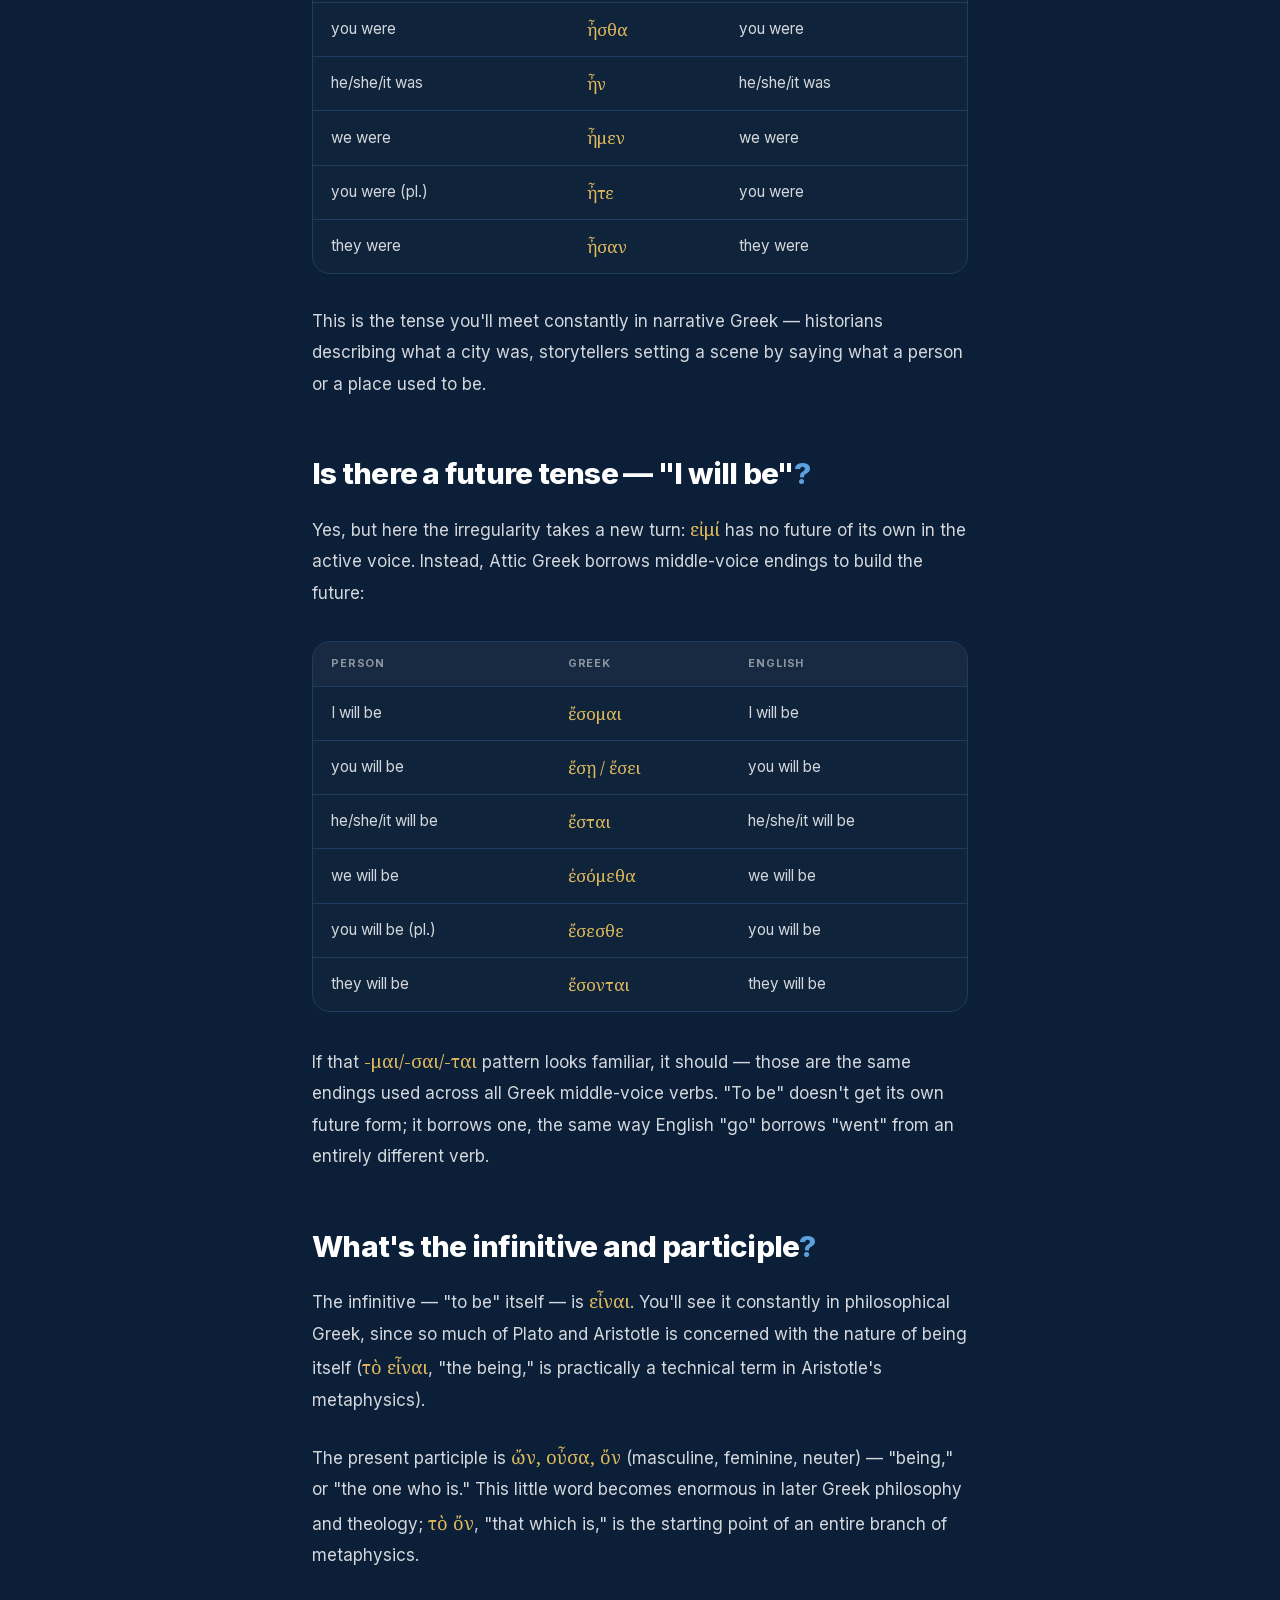
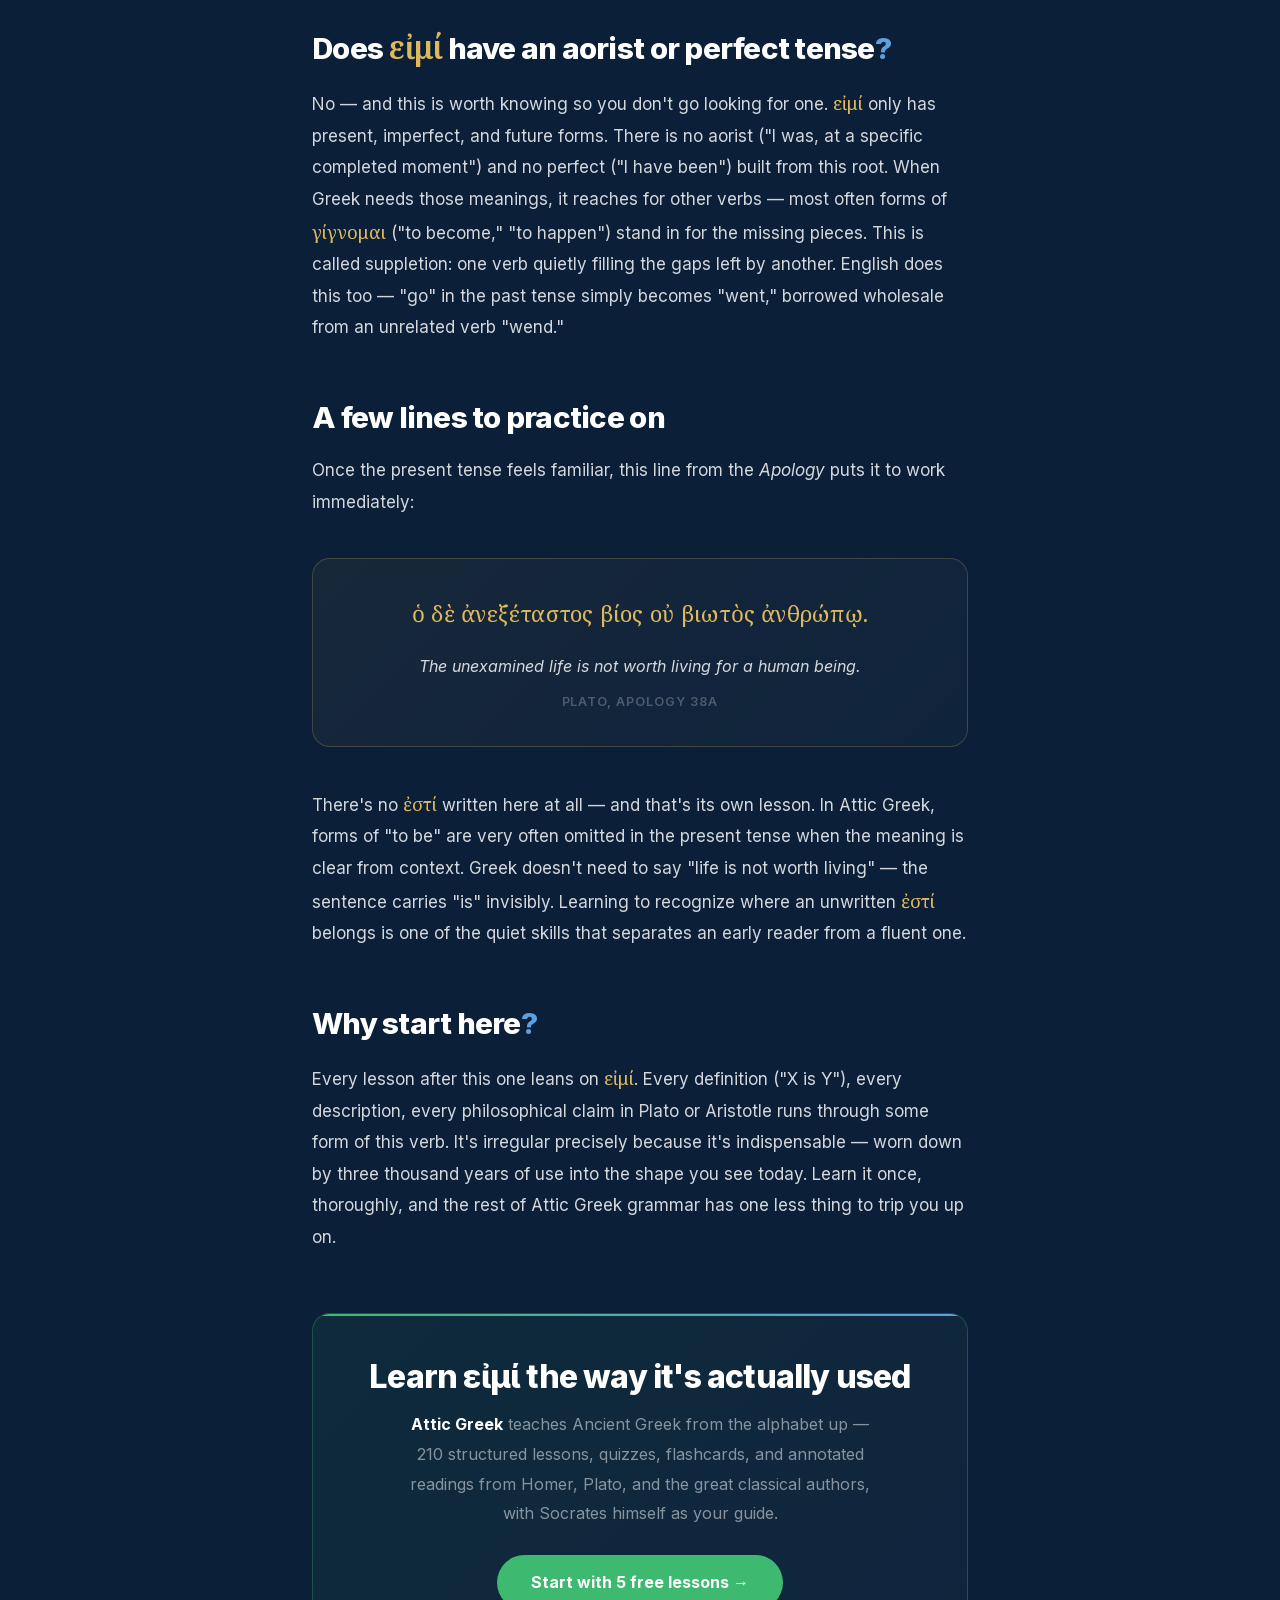
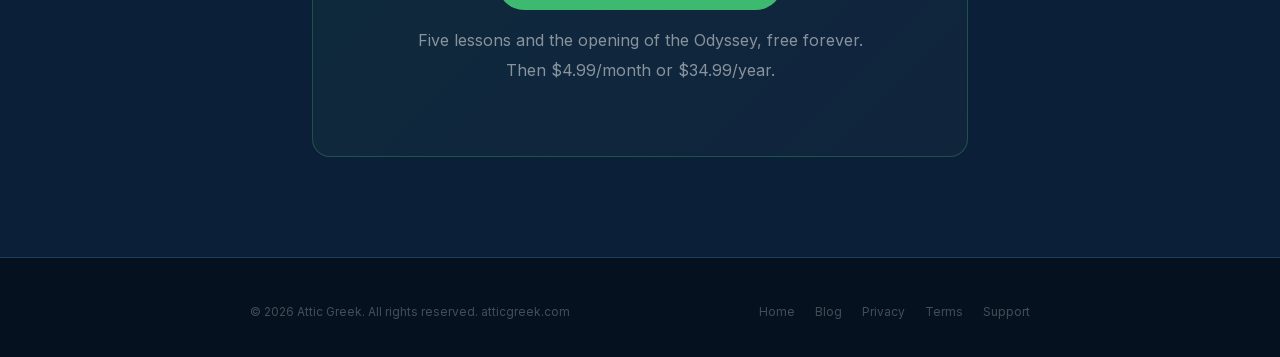
<file: blog/how-to-conjugate-to-be-in-attic-greek/index.html>
<!DOCTYPE html>
<html lang="en">
<head>
<meta charset="UTF-8">
<meta name="viewport" content="width=device-width, initial-scale=1.0">

<!-- ── SEO ── -->
<title>How to Conjugate "To Be" (εἰμί) in Attic Greek</title>
<meta name="description" content="εἰμί, the Attic Greek verb “to be,” is wildly irregular — and for a good reason. Full present, imperfect, and future tables, with English translations.">
<link rel="canonical" href="https://atticgreek.com/blog/how-to-conjugate-to-be-in-attic-greek/">
<meta name="robots" content="index, follow, max-image-preview:large">
<meta name="author" content="Attic Greek">

<!-- ── Open Graph ── -->
<meta property="og:type" content="article">
<meta property="og:title" content="How to Conjugate “To Be” (εἰμί) in Attic Greek">
<meta property="og:description" content="εἰμί, the Attic Greek verb “to be,” is wildly irregular — and for a good reason. Full present, imperfect, and future tables, with English translations.">
<meta property="og:url" content="https://atticgreek.com/blog/how-to-conjugate-to-be-in-attic-greek/">
<meta property="og:site_name" content="Attic Greek">
<meta property="og:locale" content="en_US">
<meta property="og:image" content="https://atticgreek.com/assets/how-to-conjugate-to-be-blog.jpg">
<meta property="og:image:width" content="1200">
<meta property="og:image:height" content="630">
<meta property="og:image:alt" content="εἰμί — how to conjugate the verb to be in Attic Greek">
<meta property="article:published_time" content="2026-09-10">
<meta property="article:author" content="Attic Greek">

<!-- ── Twitter card ── -->
<meta name="twitter:card" content="summary_large_image">
<meta name="twitter:title" content="How to Conjugate “To Be” (εἰμί) in Attic Greek">
<meta name="twitter:description" content="εἰμί, the Attic Greek verb “to be,” is wildly irregular — and for a good reason. Full present, imperfect, and future tables, with English translations.">
<meta name="twitter:image" content="https://atticgreek.com/assets/how-to-conjugate-to-be-blog.jpg">
<meta name="twitter:image:alt" content="εἰμί — how to conjugate the verb to be in Attic Greek">

<!-- ── Favicon ── -->
<link rel="icon" type="image/png" sizes="32x32" href="../../assets/favicon-32.png">
<link rel="icon" type="image/png" sizes="16x16" href="../../assets/favicon-16.png">
<link rel="apple-touch-icon" sizes="180x180" href="../../assets/apple-touch-icon.png">
<meta name="theme-color" content="#0b1f38">

<!-- ── Fonts ── -->
<link rel="stylesheet" href="../../assets/fonts/fonts.css">
<link rel="stylesheet" href="../blog.css">

<!-- ══════════════════════════════════════════════════════════
     STRUCTURED DATA — Block 1: Article
════════════════════════════════════════════════════════════ -->
<script type="application/ld+json">
{
  "@context": "https://schema.org",
  "@type": "Article",
  "headline": "How to Conjugate \"To Be\" (εἰμί) in Attic Greek",
  "description": "A full guide to εἰμί, the Attic Greek verb \"to be\" — present, imperfect, and future conjugation tables, why it's irregular, and why it has no aorist or perfect tense.",
  "image": "https://atticgreek.com/assets/how-to-conjugate-to-be-blog.jpg",
  "author": { "@type": "Organization", "name": "Attic Greek", "url": "https://atticgreek.com" },
  "publisher": {
    "@type": "Organization",
    "name": "Attic Greek",
    "logo": { "@type": "ImageObject", "url": "https://atticgreek.com/assets/logo.png" }
  },
  "mainEntityOfPage": "https://atticgreek.com/blog/how-to-conjugate-to-be-in-attic-greek/",
  "datePublished": "2026-09-10",
  "dateModified": "2026-09-10",
  "inLanguage": "en",
  "about": [
    { "@type": "Thing", "name": "Ancient Greek grammar" },
    { "@type": "Thing", "name": "Attic Greek verb conjugation" }
  ]
}
</script>

<!-- ══════════════════════════════════════════════════════════
     STRUCTURED DATA — Block 2: FAQPage
════════════════════════════════════════════════════════════ -->
<script type="application/ld+json">
{
  "@context": "https://schema.org",
  "@type": "FAQPage",
  "mainEntity": [
    {
      "@type": "Question",
      "name": "What does εἰμί mean in Attic Greek?",
      "acceptedAnswer": {
        "@type": "Answer",
        "text": "εἰμί means \"I am.\" It is the first-person singular present form of the Attic Greek verb \"to be,\" covering existence, identity, and location. It appears constantly in philosophical Greek, where nearly every definition and claim runs through some form of this verb."
      }
    },
    {
      "@type": "Question",
      "name": "How do you conjugate εἰμί in the present tense?",
      "acceptedAnswer": {
        "@type": "Answer",
        "text": "The present indicative of εἰμί is: εἰμί (I am), εἶ (you are), ἐστί(ν) (he/she/it is), ἐσμέν (we are), ἐστέ (you are, plural), and εἰσί(ν) (they are). The movable ν on ἐστί and εἰσί is added before a vowel or at the end of a sentence for smoother sound, without changing the meaning."
      }
    },
    {
      "@type": "Question",
      "name": "Why is εἰμί irregular?",
      "acceptedAnswer": {
        "@type": "Answer",
        "text": "εἰμί is an athematic verb, meaning its endings attach almost directly to a very old root rather than through a connecting vowel. That root traces back to the Proto-Indo-European h1es-, the same ancient root behind English \"is,\" Latin \"est,\" Sanskrit \"asti,\" and German \"ist.\" Ancient, essential verbs tend to stay irregular because they were worn smooth by use before a language's grammar fully standardized."
      }
    },
    {
      "@type": "Question",
      "name": "Does εἰμί have an aorist or perfect tense?",
      "acceptedAnswer": {
        "@type": "Answer",
        "text": "No. εἰμί only has present, imperfect, and future forms — there is no aorist or perfect tense built from this root. When Attic Greek needs those meanings, it borrows forms of γίγνομαι (\"to become\"), a process called suppletion, the same way English borrows \"went\" from an unrelated verb to form the past tense of \"go.\""
      }
    }
  ]
}
</script>

<!-- ── Breadcrumbs ── -->
<script type="application/ld+json">
{
  "@context": "https://schema.org",
  "@type": "BreadcrumbList",
  "itemListElement": [
    { "@type": "ListItem", "position": 1, "name": "Home", "item": "https://atticgreek.com/" },
    { "@type": "ListItem", "position": 2, "name": "Blog", "item": "https://atticgreek.com/blog/" },
    { "@type": "ListItem", "position": 3, "name": "How to Conjugate \"To Be\" (εἰμί) in Attic Greek" }
  ]
}
</script>
</head>
<body>

<a class="skip-link" href="#main">Skip to content</a>

<!-- ══════════════════════════════════════════
     NAV
══════════════════════════════════════════ -->
<nav id="mainNav">
  <a class="nav-logo" href="/">
    <img src="../../assets/logo.png" alt="Attic Greek" class="nav-logo-img" width="600" height="160">
  </a>
  <div class="nav-center">
    <a href="/#features">Features</a>
    <a href="/#pricing">Pricing</a>
    <a href="/#about">About</a>
    <a href="/blog/" class="current">Blog</a>
    <a href="/#page-support">Support</a>
    <a href="/#page-privacy">Privacy</a>
  </div>
  <a class="nav-cta desktop-only" href="https://apps.apple.com/app/id6789966196?ct=blog" target="_blank" rel="noopener">Get the App</a>
  <button class="hamburger" id="burger" onclick="toggleMobile()" aria-label="Open menu" aria-expanded="false" aria-controls="mobileNav">
    <span></span><span></span><span></span>
  </button>
</nav>
<div class="mobile-nav" id="mobileNav">
  <a href="/#features">Features</a>
  <a href="/#pricing">Pricing</a>
  <a href="/#about">About</a>
  <a href="/blog/">Blog</a>
  <a href="/#page-support">Support</a>
  <a href="/#page-privacy">Privacy Policy</a>
  <a href="/#page-terms">Terms of Service</a>
  <a href="https://apps.apple.com/app/id6789966196?ct=blog" target="_blank" rel="noopener" style="color:var(--green);font-weight:700;">Get the App →</a>
</div>

<!-- ══════════════════════════════════════════
     ARTICLE
══════════════════════════════════════════ -->
<main id="main">
<div class="article-head">
  <div class="orb orb-blue" aria-hidden="true"></div>
  <a class="back-link" href="/blog/">← All articles</a>
  <h1>How to Conjugate "To Be" in Attic Greek — Your First and Most Important Verb</h1>
  <div class="article-meta">
    <time datetime="2026-09-10">10 September 2026</time>
    <span class="dot" aria-hidden="true">·</span>
    <span>8 min read</span>
  </div>
</div>

<div class="article-wrap">
<article>

  <figure class="article-hero">
    <img src="../../assets/how-to-conjugate-to-be-blog.jpg" width="1200" height="630"
         alt="εἰμί — how to conjugate the verb to be in Attic Greek">
  </figure>

  <p class="lead">Every language has one verb you cannot avoid. In English it's "to be." In Attic Greek, it's <span class="gk" lang="grc">εἰμί</span> (<em>eimí</em>) — and it happens to be one of the strangest, most irregular verbs in the entire language.</p>

  <p>That's not bad luck. It's a pattern. "To be" is one of the oldest verbs in any Indo-European language, and the oldest verbs are usually the most irregular — they were already ancient and worn smooth by use before Greek grammar had fully standardized. English shows the same fingerprint: am, is, are, was, were — five different shapes for one verb, because "to be" is older than the rules.</p>

  <p>So before you memorize the pattern, know this: the irregularity is not a flaw in the language. It is a sign of how essential this word has always been.</p>

  <h2 id="what-does-eimi-mean">What does <span class="gk" lang="grc">εἰμί</span> mean<span class="qmark">?</span></h2>

  <p><span class="gk" lang="grc">εἰμί</span> means "I am." It is the first-person singular present of the verb "to be" — existence, identity, and location all live inside this one small word family. A sentence like <span class="gk" lang="grc">ἄνθρωπός ἐστι ζῷον πολιτικόν</span> — "man is a political animal" — shows it at work: that <span class="gk" lang="grc">ἐστι</span> is this verb. So does <span class="gk" lang="grc">ἡ σοφία ἐπιστήμη ἐστίν</span>, "wisdom is a kind of knowledge." (Both are simple illustrative sentences, not direct quotations; Aristotle's own famous line, quoted in our <a href="/blog/ancient-greek-definite-article/">article on the definite article</a>, actually leaves the verb out.) You can hardly make a philosophical claim in Greek without it, spoken or understood.</p>

  <h2 id="present-tense">How do you conjugate <span class="gk" lang="grc">εἰμί</span> in the present tense<span class="qmark">?</span></h2>

  <p>Here is the full present indicative:</p>

  <div class="conj-table-wrap">
  <table class="conj-table">
    <thead>
      <tr><th>Person</th><th>Greek</th><th>Transliteration</th><th>English</th></tr>
    </thead>
    <tbody>
      <tr><td>I am</td><td class="gk-cell" lang="grc">εἰμί</td><td class="translit-cell">eimí</td><td>I am</td></tr>
      <tr><td>you are (sg.)</td><td class="gk-cell" lang="grc">εἶ</td><td class="translit-cell">ei</td><td>you are</td></tr>
      <tr><td>he/she/it is</td><td class="gk-cell" lang="grc">ἐστί(ν)</td><td class="translit-cell">estí(n)</td><td>he/she/it is</td></tr>
      <tr><td>we are</td><td class="gk-cell" lang="grc">ἐσμέν</td><td class="translit-cell">esmén</td><td>we are</td></tr>
      <tr><td>you are (pl.)</td><td class="gk-cell" lang="grc">ἐστέ</td><td class="translit-cell">esté</td><td>you are</td></tr>
      <tr><td>they are</td><td class="gk-cell" lang="grc">εἰσί(ν)</td><td class="translit-cell">eisí(n)</td><td>they are</td></tr>
    </tbody>
  </table>
  </div>

  <p>Notice the movable <span class="gk" lang="grc">ν</span> (nu) on <span class="gk" lang="grc">ἐστί</span> and <span class="gk" lang="grc">εἰσί</span> — Attic Greek adds it before a vowel or at the end of a sentence, purely for smoother sound. It doesn't change the meaning.</p>

  <p>One quirk worth knowing early: unlike most Greek verbs, <span class="gk" lang="grc">εἰμί</span> is an enclitic in several of its forms — meaning <span class="gk" lang="grc">ἐστί</span> and the others often lean on the previous word and lose their own accent in a sentence. You'll notice this as you read authentic texts; single Greek words sometimes look accentless not by mistake, but because they're leaning on a neighbor.</p>

  <h2 id="why-irregular">Why is <span class="gk" lang="grc">εἰμί</span> irregular<span class="qmark">?</span></h2>

  <p>Most Attic Greek verbs follow a visible pattern — you can see the stem, then add endings. <span class="gk" lang="grc">εἰμί</span> doesn't give you that luxury. It's what's called an athematic verb: instead of a connecting vowel between the stem and the ending, the endings attach almost directly to a very old, worn-down root. That root traces back to the Proto-Indo-European <em>h₁es-</em>, the same ancient root that gives English "is," Latin "est," Sanskrit "asti," and German "ist." When you say <span class="gk" lang="grc">ἐστί</span>, you are, in a real sense, saying the same word humans have been saying for "is" since before Greek, Latin, or English existed as separate languages.</p>

  <h2 id="past-tense">What about the past — how do you say "I was"<span class="qmark">?</span></h2>

  <p>The imperfect (Attic Greek's ordinary past tense for an ongoing or general past state) is:</p>

  <div class="conj-table-wrap">
  <table class="conj-table">
    <thead>
      <tr><th>Person</th><th>Greek</th><th>English</th></tr>
    </thead>
    <tbody>
      <tr><td>I was</td><td class="gk-cell" lang="grc">ἦ / ἦν</td><td>I was</td></tr>
      <tr><td>you were</td><td class="gk-cell" lang="grc">ἦσθα</td><td>you were</td></tr>
      <tr><td>he/she/it was</td><td class="gk-cell" lang="grc">ἦν</td><td>he/she/it was</td></tr>
      <tr><td>we were</td><td class="gk-cell" lang="grc">ἦμεν</td><td>we were</td></tr>
      <tr><td>you were (pl.)</td><td class="gk-cell" lang="grc">ἦτε</td><td>you were</td></tr>
      <tr><td>they were</td><td class="gk-cell" lang="grc">ἦσαν</td><td>they were</td></tr>
    </tbody>
  </table>
  </div>

  <p>This is the tense you'll meet constantly in narrative Greek — historians describing what a city was, storytellers setting a scene by saying what a person or a place used to be.</p>

  <h2 id="future-tense">Is there a future tense — "I will be"<span class="qmark">?</span></h2>

  <p>Yes, but here the irregularity takes a new turn: <span class="gk" lang="grc">εἰμί</span> has no future of its own in the active voice. Instead, Attic Greek borrows middle-voice endings to build the future:</p>

  <div class="conj-table-wrap">
  <table class="conj-table">
    <thead>
      <tr><th>Person</th><th>Greek</th><th>English</th></tr>
    </thead>
    <tbody>
      <tr><td>I will be</td><td class="gk-cell" lang="grc">ἔσομαι</td><td>I will be</td></tr>
      <tr><td>you will be</td><td class="gk-cell" lang="grc">ἔσῃ / ἔσει</td><td>you will be</td></tr>
      <tr><td>he/she/it will be</td><td class="gk-cell" lang="grc">ἔσται</td><td>he/she/it will be</td></tr>
      <tr><td>we will be</td><td class="gk-cell" lang="grc">ἐσόμεθα</td><td>we will be</td></tr>
      <tr><td>you will be (pl.)</td><td class="gk-cell" lang="grc">ἔσεσθε</td><td>you will be</td></tr>
      <tr><td>they will be</td><td class="gk-cell" lang="grc">ἔσονται</td><td>they will be</td></tr>
    </tbody>
  </table>
  </div>

  <p>If that <span class="gk" lang="grc">-μαι/-σαι/-ται</span> pattern looks familiar, it should — those are the same endings used across all Greek middle-voice verbs. "To be" doesn't get its own future form; it borrows one, the same way English "go" borrows "went" from an entirely different verb.</p>

  <h2 id="infinitive-participle">What's the infinitive and participle<span class="qmark">?</span></h2>

  <p>The infinitive — "to be" itself — is <span class="gk" lang="grc">εἶναι</span>. You'll see it constantly in philosophical Greek, since so much of Plato and Aristotle is concerned with the nature of being itself (<span class="gk" lang="grc">τὸ εἶναι</span>, "the being," is practically a technical term in Aristotle's metaphysics).</p>

  <p>The present participle is <span class="gk" lang="grc">ὤν, οὖσα, ὄν</span> (masculine, feminine, neuter) — "being," or "the one who is." This little word becomes enormous in later Greek philosophy and theology; <span class="gk" lang="grc">τὸ ὄν</span>, "that which is," is the starting point of an entire branch of metaphysics.</p>

  <h2 id="aorist-perfect">Does <span class="gk" lang="grc">εἰμί</span> have an aorist or perfect tense<span class="qmark">?</span></h2>

  <p>No — and this is worth knowing so you don't go looking for one. <span class="gk" lang="grc">εἰμί</span> only has present, imperfect, and future forms. There is no aorist ("I was, at a specific completed moment") and no perfect ("I have been") built from this root. When Greek needs those meanings, it reaches for other verbs — most often forms of <span class="gk" lang="grc">γίγνομαι</span> ("to become," "to happen") stand in for the missing pieces. This is called suppletion: one verb quietly filling the gaps left by another. English does this too — "go" in the past tense simply becomes "went," borrowed wholesale from an unrelated verb "wend."</p>

  <h2 id="practice-lines">A few lines to practice on</h2>

  <p>Once the present tense feels familiar, this line from the <em>Apology</em> puts it to work immediately:</p>

  <blockquote class="greek-quote">
    <p class="gk-text" lang="grc">ὁ δὲ ἀνεξέταστος βίος οὐ βιωτὸς ἀνθρώπῳ.</p>
    <p class="gk-trans">The unexamined life is not worth living for a human being.</p>
    <cite>Plato, Apology 38a</cite>
  </blockquote>

  <p>There's no <span class="gk" lang="grc">ἐστί</span> written here at all — and that's its own lesson. In Attic Greek, forms of "to be" are very often omitted in the present tense when the meaning is clear from context. Greek doesn't need to say "life is not worth living" — the sentence carries "is" invisibly. Learning to recognize where an unwritten <span class="gk" lang="grc">ἐστί</span> belongs is one of the quiet skills that separates an early reader from a fluent one.</p>

  <h2 id="why-start-here">Why start here<span class="qmark">?</span></h2>

  <p>Every lesson after this one leans on <span class="gk" lang="grc">εἰμί</span>. Every definition ("X is Y"), every description, every philosophical claim in Plato or Aristotle runs through some form of this verb. It's irregular precisely because it's indispensable — worn down by three thousand years of use into the shape you see today. Learn it once, thoroughly, and the rest of Attic Greek grammar has one less thing to trip you up on.</p>

  <!-- ══════════════════════════════════════════
       CALL TO ACTION
  ══════════════════════════════════════════ -->
  <section class="article-cta">
    <h2 id="start-learning">Learn εἰμί the way it's actually used</h2>
    <p><strong>Attic Greek</strong> teaches Ancient Greek from the alphabet up — 210 structured lessons, quizzes, flashcards, and annotated readings from Homer, Plato, and the great classical authors, with Socrates himself as your guide.</p>
    <a class="btn-green" href="https://apps.apple.com/app/id6789966196?ct=blog" target="_blank" rel="noopener">Start with 5 free lessons →</a>
    <p class="cta-note">Five lessons and the opening of the Odyssey, free forever. Then $4.99/month or $34.99/year.</p>
  </section>

</article>
</div>
</main>

<!-- ══════════════════════════════════════════
     FOOTER
══════════════════════════════════════════ -->
<footer>
  <div class="footer-inner">
    <div class="footer-copy">© 2026 Attic Greek. All rights reserved. atticgreek.com</div>
    <div class="footer-links-row">
      <a href="/">Home</a>
      <a href="/blog/">Blog</a>
      <a href="/#page-privacy">Privacy</a>
      <a href="/#page-terms">Terms</a>
      <a href="/#page-support">Support</a>
    </div>
  </div>
</footer>

<script>
function toggleMobile() {
  const nav = document.getElementById('mobileNav');
  const open = nav.classList.toggle('open');
  document.getElementById('burger').setAttribute('aria-expanded', open);
}
document.addEventListener('click', e => {
  if (!e.target.closest('#mobileNav') && !e.target.closest('#burger')) {
    document.getElementById('mobileNav').classList.remove('open');
    document.getElementById('burger').setAttribute('aria-expanded', 'false');
  }
});
window.addEventListener('scroll', () => {
  document.getElementById('mainNav').classList.toggle('scrolled', window.scrollY > 60);
}, { passive: true });
</script>
</body>
</html>
</file>
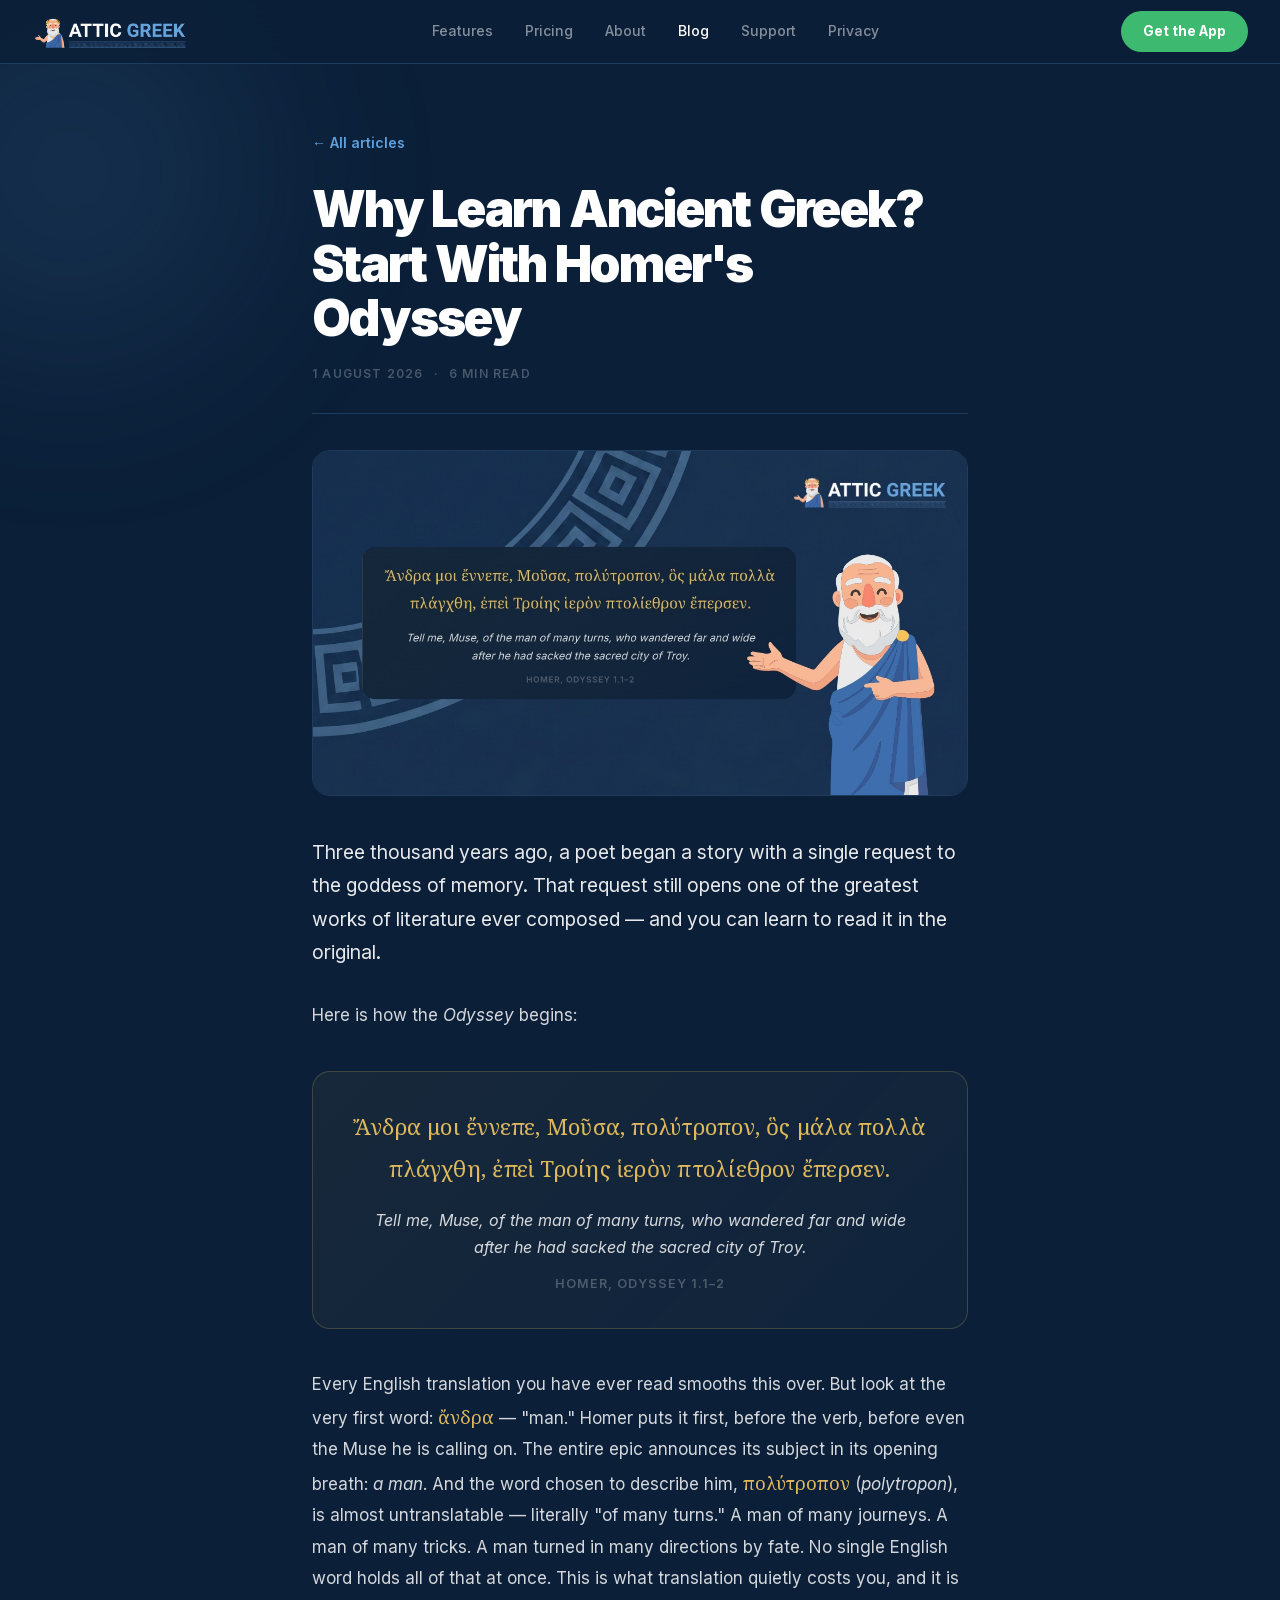
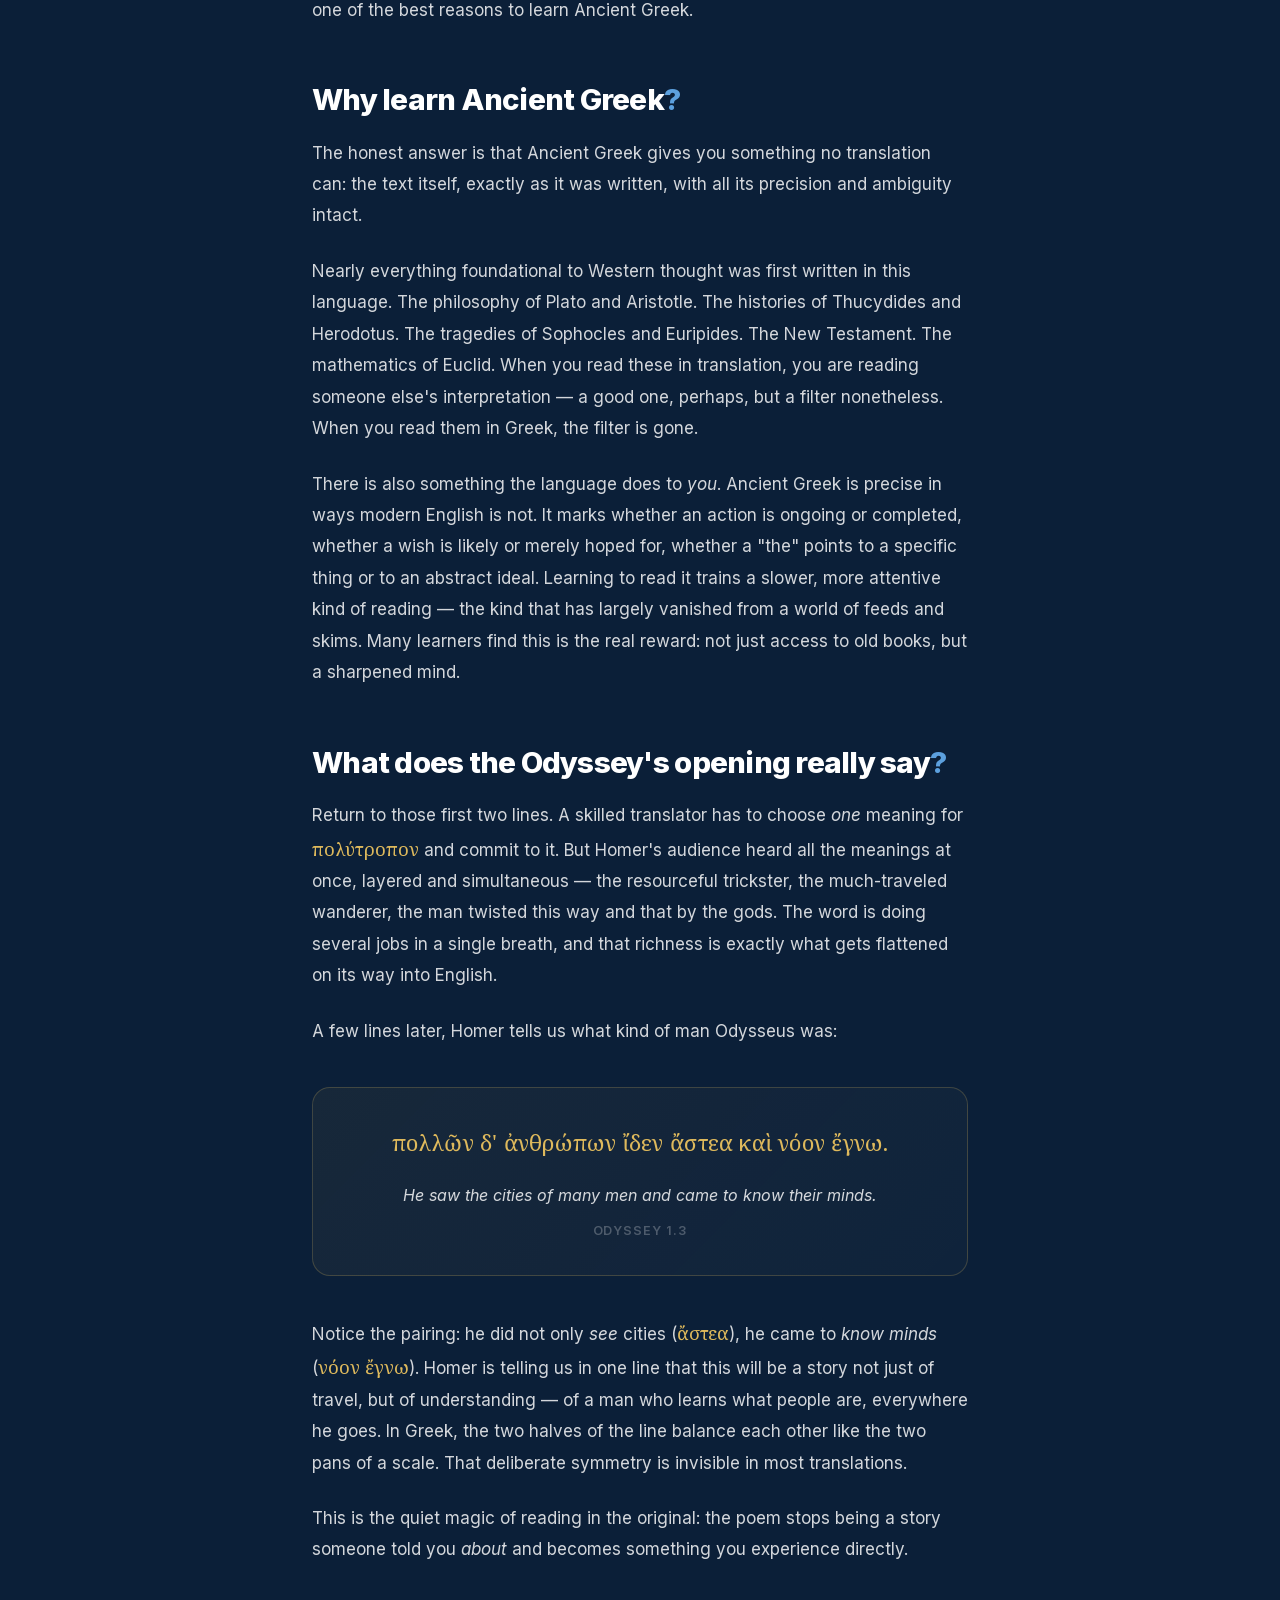
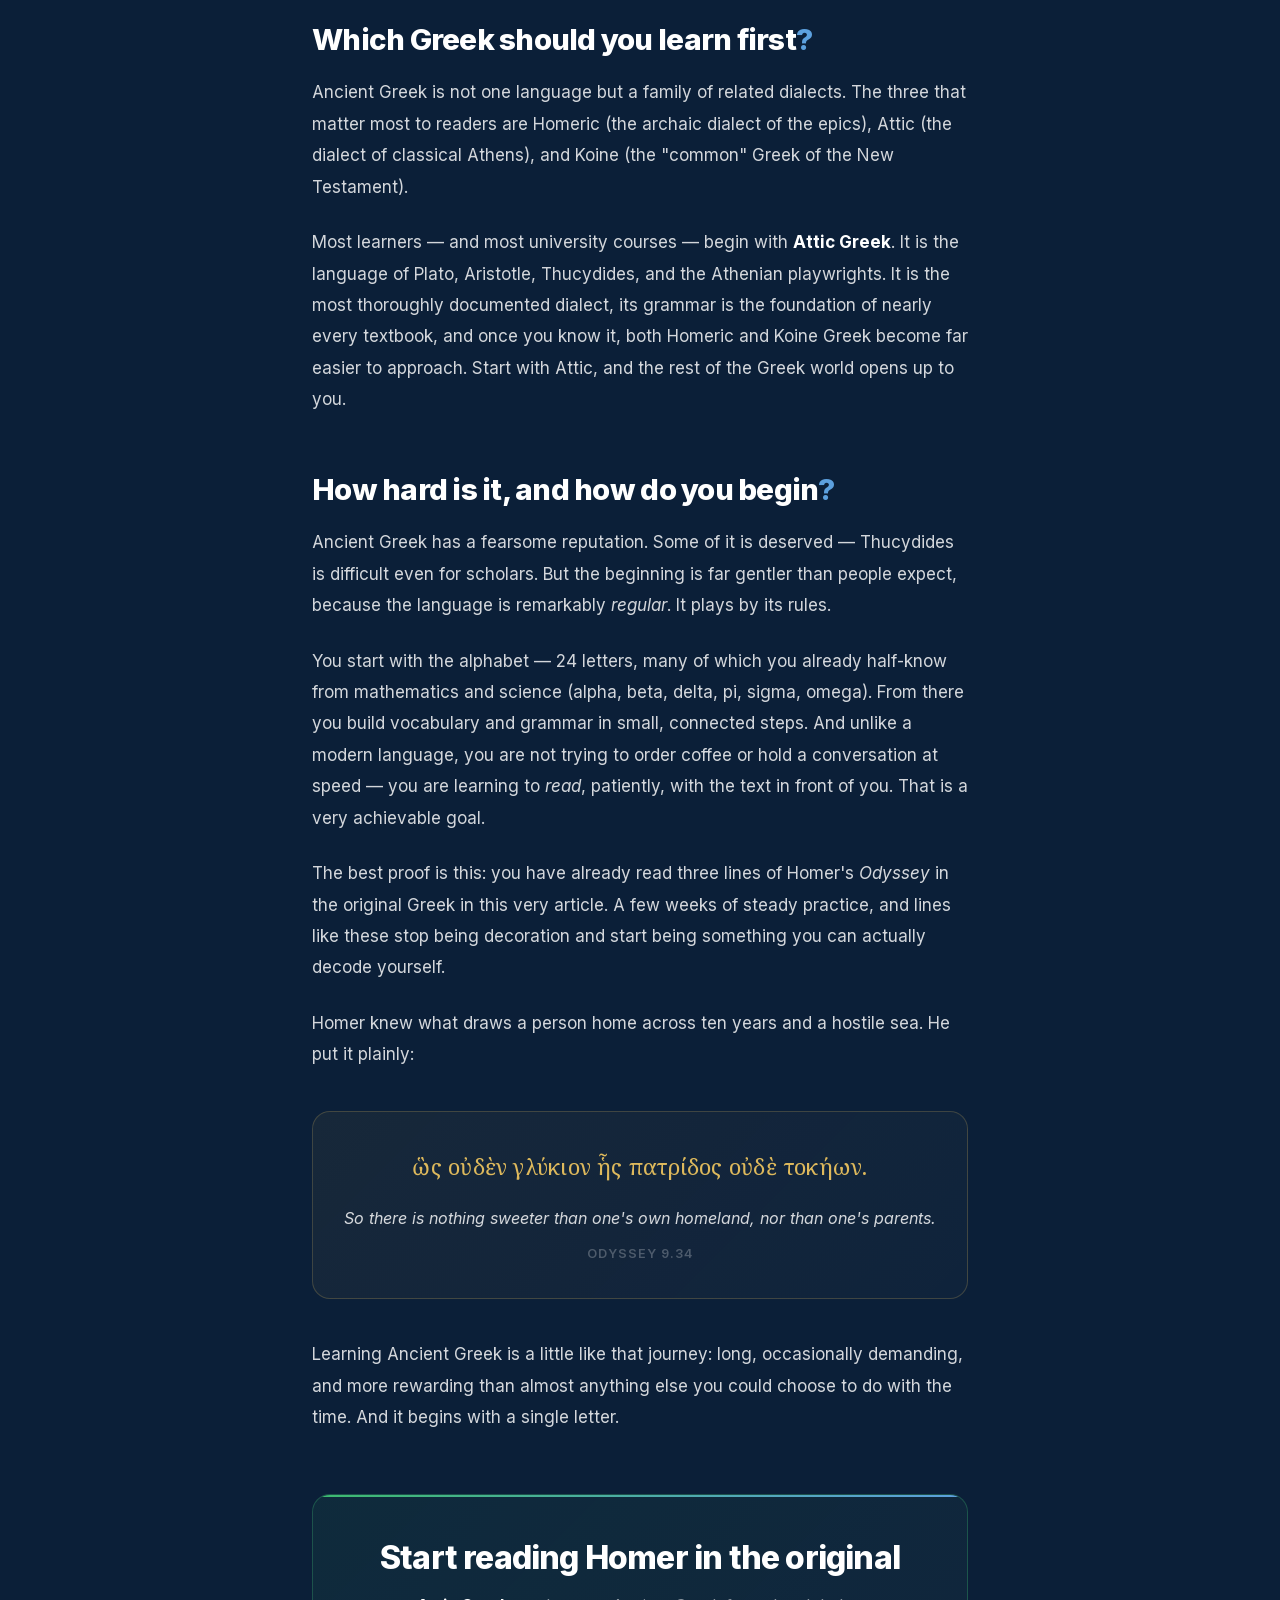
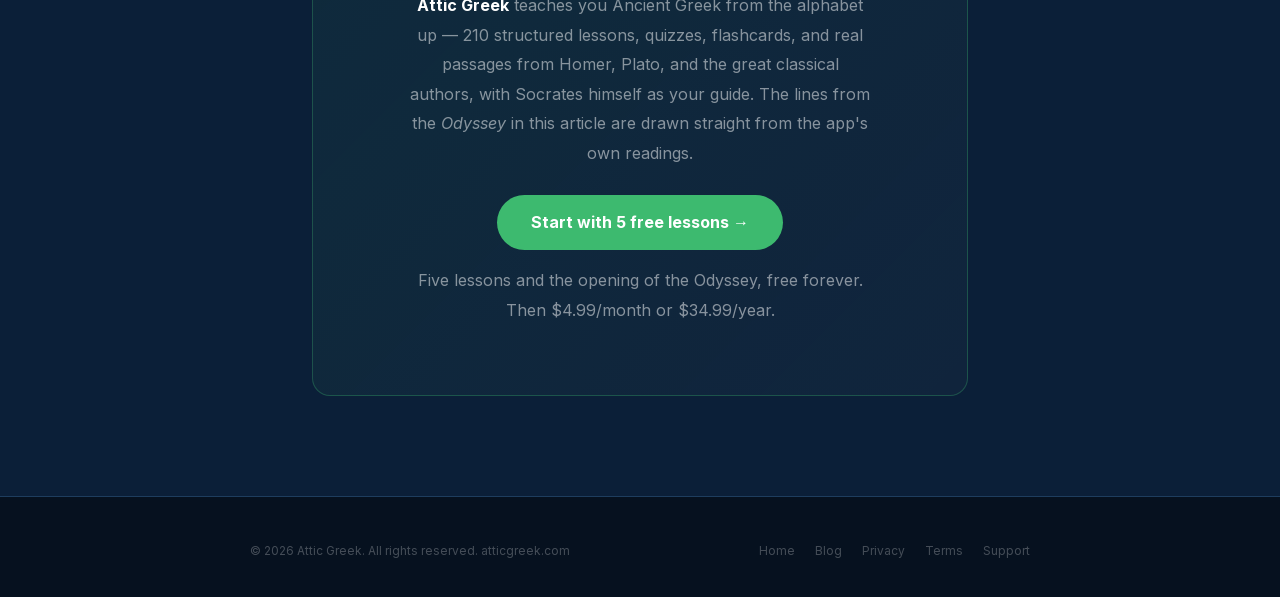
<file: blog/why-learn-ancient-greek-odyssey/index.html>
<!DOCTYPE html>
<html lang="en">
<head>
<meta charset="UTF-8">
<meta name="viewport" content="width=device-width, initial-scale=1.0">

<!-- ── SEO ── -->
<title>Why Learn Ancient Greek? Start With Homer's Odyssey</title>
<meta name="description" content="Why learning Ancient Greek is worth it — through the opening lines of Homer's Odyssey. A beginner-friendly case for reading the classics in the original.">
<link rel="canonical" href="https://atticgreek.com/blog/why-learn-ancient-greek-odyssey/">
<meta name="robots" content="index, follow, max-image-preview:large">
<meta name="author" content="Attic Greek">

<!-- ── Open Graph ── -->
<meta property="og:type" content="article">
<meta property="og:title" content="Why Learn Ancient Greek? Start With Homer's Odyssey">
<meta property="og:description" content="The opening lines of the Odyssey reveal why reading Ancient Greek in the original changes everything. Here's where to begin.">
<meta property="og:url" content="https://atticgreek.com/blog/why-learn-ancient-greek-odyssey/">
<meta property="og:site_name" content="Attic Greek">
<meta property="og:locale" content="en_US">
<meta property="og:image" content="https://atticgreek.com/assets/og-blog.jpg">
<meta property="og:image:width" content="1200">
<meta property="og:image:height" content="630">
<meta property="og:image:alt" content="The opening lines of Homer's Odyssey in Ancient Greek, with translation">
<meta property="article:published_time" content="2026-08-01">
<meta property="article:author" content="Attic Greek">

<!-- ── Twitter card ── -->
<meta name="twitter:card" content="summary_large_image">
<meta name="twitter:title" content="Why Learn Ancient Greek? Start With Homer's Odyssey">
<meta name="twitter:description" content="The opening lines of the Odyssey reveal why reading Ancient Greek in the original changes everything. Here's where to begin.">
<meta name="twitter:image" content="https://atticgreek.com/assets/og-blog.jpg">
<meta name="twitter:image:alt" content="The opening lines of Homer's Odyssey in Ancient Greek, with translation">

<!-- ── Favicon ── -->
<link rel="icon" type="image/png" sizes="32x32" href="../../assets/favicon-32.png">
<link rel="icon" type="image/png" sizes="16x16" href="../../assets/favicon-16.png">
<link rel="apple-touch-icon" sizes="180x180" href="../../assets/apple-touch-icon.png">
<meta name="theme-color" content="#0b1f38">

<!-- ── Fonts ── -->
<link rel="stylesheet" href="../../assets/fonts/fonts.css">
<link rel="stylesheet" href="../blog.css">

<!-- ══════════════════════════════════════════════════════════
     STRUCTURED DATA — Block 1: Article
════════════════════════════════════════════════════════════ -->
<script type="application/ld+json">
{
  "@context": "https://schema.org",
  "@type": "Article",
  "headline": "Why Learn Ancient Greek? Start With Homer's Odyssey",
  "description": "A beginner-friendly case for learning Ancient Greek, told through the opening lines of Homer's Odyssey.",
  "image": "https://atticgreek.com/assets/og-blog.jpg",
  "author": { "@type": "Organization", "name": "Attic Greek", "url": "https://atticgreek.com" },
  "publisher": {
    "@type": "Organization",
    "name": "Attic Greek",
    "logo": { "@type": "ImageObject", "url": "https://atticgreek.com/assets/logo.png" }
  },
  "mainEntityOfPage": "https://atticgreek.com/blog/why-learn-ancient-greek-odyssey/",
  "datePublished": "2026-08-01",
  "dateModified": "2026-08-01",
  "inLanguage": "en",
  "about": [
    { "@type": "Thing", "name": "Ancient Greek language" },
    { "@type": "Book", "name": "Odyssey", "author": { "@type": "Person", "name": "Homer" } }
  ]
}
</script>

<!-- ══════════════════════════════════════════════════════════
     STRUCTURED DATA — Block 2: FAQPage
     This is the main AEO lever: it maps to the question-headings
     in the article so assistants and search engines can quote it.
════════════════════════════════════════════════════════════ -->
<script type="application/ld+json">
{
  "@context": "https://schema.org",
  "@type": "FAQPage",
  "mainEntity": [
    {
      "@type": "Question",
      "name": "Why learn Ancient Greek?",
      "acceptedAnswer": {
        "@type": "Answer",
        "text": "Ancient Greek gives you direct access to the foundational texts of Western literature, philosophy, science, and theology — from Homer and Plato to the New Testament — without the distortion of translation. Learning it trains precise, patient reading and connects you to nearly three thousand years of continuous intellectual tradition."
      }
    },
    {
      "@type": "Question",
      "name": "Is Ancient Greek hard to learn?",
      "acceptedAnswer": {
        "@type": "Answer",
        "text": "Ancient Greek has a reputation for difficulty, but it is highly regular and rewards steady, structured practice. Beginners start with the 24-letter alphabet and build up through vocabulary and grammar in small steps. Within weeks, most learners can read real lines of Homer or Plato in the original."
      }
    },
    {
      "@type": "Question",
      "name": "Which Ancient Greek dialect should I learn first?",
      "acceptedAnswer": {
        "@type": "Answer",
        "text": "Most learners begin with Attic Greek, the dialect of classical Athens used by Plato, Aristotle, Thucydides, and the great dramatists. It is the best-documented dialect and forms the basis of most textbooks, making it the ideal foundation before branching into Homeric or Koine (New Testament) Greek."
      }
    },
    {
      "@type": "Question",
      "name": "Can a beginner read Homer's Odyssey in Greek?",
      "acceptedAnswer": {
        "@type": "Answer",
        "text": "Yes. While the full epic is an advanced goal, individual famous lines — like the opening invocation of the Muse — are short, self-contained, and accessible early on. Reading even a single line of the Odyssey in the original Greek is an achievable milestone for a motivated beginner."
      }
    }
  ]
}
</script>

<!-- ── Breadcrumbs (helps Google show Home › Blog › Post) ── -->
<script type="application/ld+json">
{
  "@context": "https://schema.org",
  "@type": "BreadcrumbList",
  "itemListElement": [
    { "@type": "ListItem", "position": 1, "name": "Home", "item": "https://atticgreek.com/" },
    { "@type": "ListItem", "position": 2, "name": "Blog", "item": "https://atticgreek.com/blog/" },
    { "@type": "ListItem", "position": 3, "name": "Why Learn Ancient Greek? Start With Homer's Odyssey" }
  ]
}
</script>
</head>
<body>

<a class="skip-link" href="#main">Skip to content</a>

<!-- ══════════════════════════════════════════
     NAV
══════════════════════════════════════════ -->
<nav id="mainNav">
  <a class="nav-logo" href="/">
    <img src="../../assets/logo.png" alt="Attic Greek" class="nav-logo-img" width="600" height="160">
  </a>
  <div class="nav-center">
    <a href="/#features">Features</a>
    <a href="/#pricing">Pricing</a>
    <a href="/#about">About</a>
    <a href="/blog/" class="current">Blog</a>
    <a href="/#page-support">Support</a>
    <a href="/#page-privacy">Privacy</a>
  </div>
  <a class="nav-cta desktop-only" href="https://apps.apple.com/app/id6789966196?ct=blog" target="_blank" rel="noopener">Get the App</a>
  <button class="hamburger" id="burger" onclick="toggleMobile()" aria-label="Open menu" aria-expanded="false" aria-controls="mobileNav">
    <span></span><span></span><span></span>
  </button>
</nav>
<div class="mobile-nav" id="mobileNav">
  <a href="/#features">Features</a>
  <a href="/#pricing">Pricing</a>
  <a href="/#about">About</a>
  <a href="/blog/">Blog</a>
  <a href="/#page-support">Support</a>
  <a href="/#page-privacy">Privacy Policy</a>
  <a href="/#page-terms">Terms of Service</a>
  <a href="https://apps.apple.com/app/id6789966196?ct=blog" target="_blank" rel="noopener" style="color:var(--green);font-weight:700;">Get the App →</a>
</div>

<!-- ══════════════════════════════════════════
     ARTICLE
══════════════════════════════════════════ -->
<main id="main">
<div class="article-head">
  <div class="orb orb-blue" aria-hidden="true"></div>
  <a class="back-link" href="/blog/">← All articles</a>
  <h1>Why Learn Ancient Greek? Start With Homer's Odyssey</h1>
  <div class="article-meta">
    <time datetime="2026-08-01">1 August 2026</time>
    <span class="dot" aria-hidden="true">·</span>
    <span>6 min read</span>
  </div>
</div>

<div class="article-wrap">
<article>

  <figure class="article-hero">
    <img src="../../assets/og-blog.jpg" width="1200" height="630"
         alt="Opening lines of Homer's Odyssey in Ancient Greek, with an English translation beneath">
  </figure>

  <p class="lead">Three thousand years ago, a poet began a story with a single request to the goddess of memory. That request still opens one of the greatest works of literature ever composed — and you can learn to read it in the original.</p>

  <p>Here is how the <em>Odyssey</em> begins:</p>

  <blockquote class="greek-quote">
    <p class="gk-text" lang="grc">Ἄνδρα μοι ἔννεπε, Μοῦσα, πολύτροπον, ὃς μάλα πολλὰ<br>πλάγχθη, ἐπεὶ Τροίης ἱερὸν πτολίεθρον ἔπερσεν.</p>
    <p class="gk-trans">Tell me, Muse, of the man of many turns, who wandered far and wide<br>after he had sacked the sacred city of Troy.</p>
    <cite>Homer, Odyssey 1.1–2</cite>
  </blockquote>

  <p>Every English translation you have ever read smooths this over. But look at the very first word: <span class="gk" lang="grc">ἄνδρα</span> — "man." Homer puts it first, before the verb, before even the Muse he is calling on. The entire epic announces its subject in its opening breath: <em>a man</em>. And the word chosen to describe him, <span class="gk" lang="grc">πολύτροπον</span> (<em>polytropon</em>), is almost untranslatable — literally "of many turns." A man of many journeys. A man of many tricks. A man turned in many directions by fate. No single English word holds all of that at once. This is what translation quietly costs you, and it is one of the best reasons to learn Ancient Greek.</p>

  <h2 id="why-learn-ancient-greek">Why learn Ancient Greek<span class="qmark">?</span></h2>

  <p>The honest answer is that Ancient Greek gives you something no translation can: the text itself, exactly as it was written, with all its precision and ambiguity intact.</p>

  <p>Nearly everything foundational to Western thought was first written in this language. The philosophy of Plato and Aristotle. The histories of Thucydides and Herodotus. The tragedies of Sophocles and Euripides. The New Testament. The mathematics of Euclid. When you read these in translation, you are reading someone else's interpretation — a good one, perhaps, but a filter nonetheless. When you read them in Greek, the filter is gone.</p>

  <p>There is also something the language does to <em>you</em>. Ancient Greek is precise in ways modern English is not. It marks whether an action is ongoing or completed, whether a wish is likely or merely hoped for, whether a "the" points to a specific thing or to an abstract ideal. Learning to read it trains a slower, more attentive kind of reading — the kind that has largely vanished from a world of feeds and skims. Many learners find this is the real reward: not just access to old books, but a sharpened mind.</p>

  <h2 id="what-the-odyssey-opening-says">What does the Odyssey's opening really say<span class="qmark">?</span></h2>

  <p>Return to those first two lines. A skilled translator has to choose <em>one</em> meaning for <span class="gk" lang="grc">πολύτροπον</span> and commit to it. But Homer's audience heard all the meanings at once, layered and simultaneous — the resourceful trickster, the much-traveled wanderer, the man twisted this way and that by the gods. The word is doing several jobs in a single breath, and that richness is exactly what gets flattened on its way into English.</p>

  <p>A few lines later, Homer tells us what kind of man Odysseus was:</p>

  <blockquote class="greek-quote">
    <p class="gk-text" lang="grc">πολλῶν δ' ἀνθρώπων ἴδεν ἄστεα καὶ νόον ἔγνω.</p>
    <p class="gk-trans">He saw the cities of many men and came to know their minds.</p>
    <cite>Odyssey 1.3</cite>
  </blockquote>

  <p>Notice the pairing: he did not only <em>see</em> cities (<span class="gk" lang="grc">ἄστεα</span>), he came to <em>know minds</em> (<span class="gk" lang="grc">νόον ἔγνω</span>). Homer is telling us in one line that this will be a story not just of travel, but of understanding — of a man who learns what people are, everywhere he goes. In Greek, the two halves of the line balance each other like the two pans of a scale. That deliberate symmetry is invisible in most translations.</p>

  <p>This is the quiet magic of reading in the original: the poem stops being a story someone told you <em>about</em> and becomes something you experience directly.</p>

  <h2 id="which-greek-first">Which Greek should you learn first<span class="qmark">?</span></h2>

  <p>Ancient Greek is not one language but a family of related dialects. The three that matter most to readers are Homeric (the archaic dialect of the epics), Attic (the dialect of classical Athens), and Koine (the "common" Greek of the New Testament).</p>

  <p>Most learners — and most university courses — begin with <strong>Attic Greek</strong>. It is the language of Plato, Aristotle, Thucydides, and the Athenian playwrights. It is the most thoroughly documented dialect, its grammar is the foundation of nearly every textbook, and once you know it, both Homeric and Koine Greek become far easier to approach. Start with Attic, and the rest of the Greek world opens up to you.</p>

  <h2 id="how-hard-is-it">How hard is it, and how do you begin<span class="qmark">?</span></h2>

  <p>Ancient Greek has a fearsome reputation. Some of it is deserved — Thucydides is difficult even for scholars. But the beginning is far gentler than people expect, because the language is remarkably <em>regular</em>. It plays by its rules.</p>

  <p>You start with the alphabet — 24 letters, many of which you already half-know from mathematics and science (alpha, beta, delta, pi, sigma, omega). From there you build vocabulary and grammar in small, connected steps. And unlike a modern language, you are not trying to order coffee or hold a conversation at speed — you are learning to <em>read</em>, patiently, with the text in front of you. That is a very achievable goal.</p>

  <p>The best proof is this: you have already read three lines of Homer's <em>Odyssey</em> in the original Greek in this very article. A few weeks of steady practice, and lines like these stop being decoration and start being something you can actually decode yourself.</p>

  <p>Homer knew what draws a person home across ten years and a hostile sea. He put it plainly:</p>

  <blockquote class="greek-quote">
    <p class="gk-text" lang="grc">ὣς οὐδὲν γλύκιον ἧς πατρίδος οὐδὲ τοκήων.</p>
    <p class="gk-trans">So there is nothing sweeter than one's own homeland, nor than one's parents.</p>
    <cite>Odyssey 9.34</cite>
  </blockquote>

  <p>Learning Ancient Greek is a little like that journey: long, occasionally demanding, and more rewarding than almost anything else you could choose to do with the time. And it begins with a single letter.</p>

  <!-- ══════════════════════════════════════════
       CALL TO ACTION
  ══════════════════════════════════════════ -->
  <section class="article-cta">
    <h2 id="start-reading">Start reading Homer in the original</h2>
    <p><strong>Attic Greek</strong> teaches you Ancient Greek from the alphabet up — 210 structured lessons, quizzes, flashcards, and real passages from Homer, Plato, and the great classical authors, with Socrates himself as your guide. The lines from the <em>Odyssey</em> in this article are drawn straight from the app's own readings.</p>
    <a class="btn-green" href="https://apps.apple.com/app/id6789966196?ct=blog" target="_blank" rel="noopener">Start with 5 free lessons →</a>
    <p class="cta-note">Five lessons and the opening of the Odyssey, free forever. Then $4.99/month or $34.99/year.</p>
  </section>

</article>
</div>
</main>

<!-- ══════════════════════════════════════════
     FOOTER
══════════════════════════════════════════ -->
<footer>
  <div class="footer-inner">
    <div class="footer-copy">© 2026 Attic Greek. All rights reserved. atticgreek.com</div>
    <div class="footer-links-row">
      <a href="/">Home</a>
      <a href="/blog/">Blog</a>
      <a href="/#page-privacy">Privacy</a>
      <a href="/#page-terms">Terms</a>
      <a href="/#page-support">Support</a>
    </div>
  </div>
</footer>

<script>
function toggleMobile() {
  const nav = document.getElementById('mobileNav');
  const open = nav.classList.toggle('open');
  document.getElementById('burger').setAttribute('aria-expanded', open);
}
document.addEventListener('click', e => {
  if (!e.target.closest('#mobileNav') && !e.target.closest('#burger')) {
    document.getElementById('mobileNav').classList.remove('open');
    document.getElementById('burger').setAttribute('aria-expanded', 'false');
  }
});
window.addEventListener('scroll', () => {
  document.getElementById('mainNav').classList.toggle('scrolled', window.scrollY > 60);
}, { passive: true });
</script>
</body>
</html>
</file>
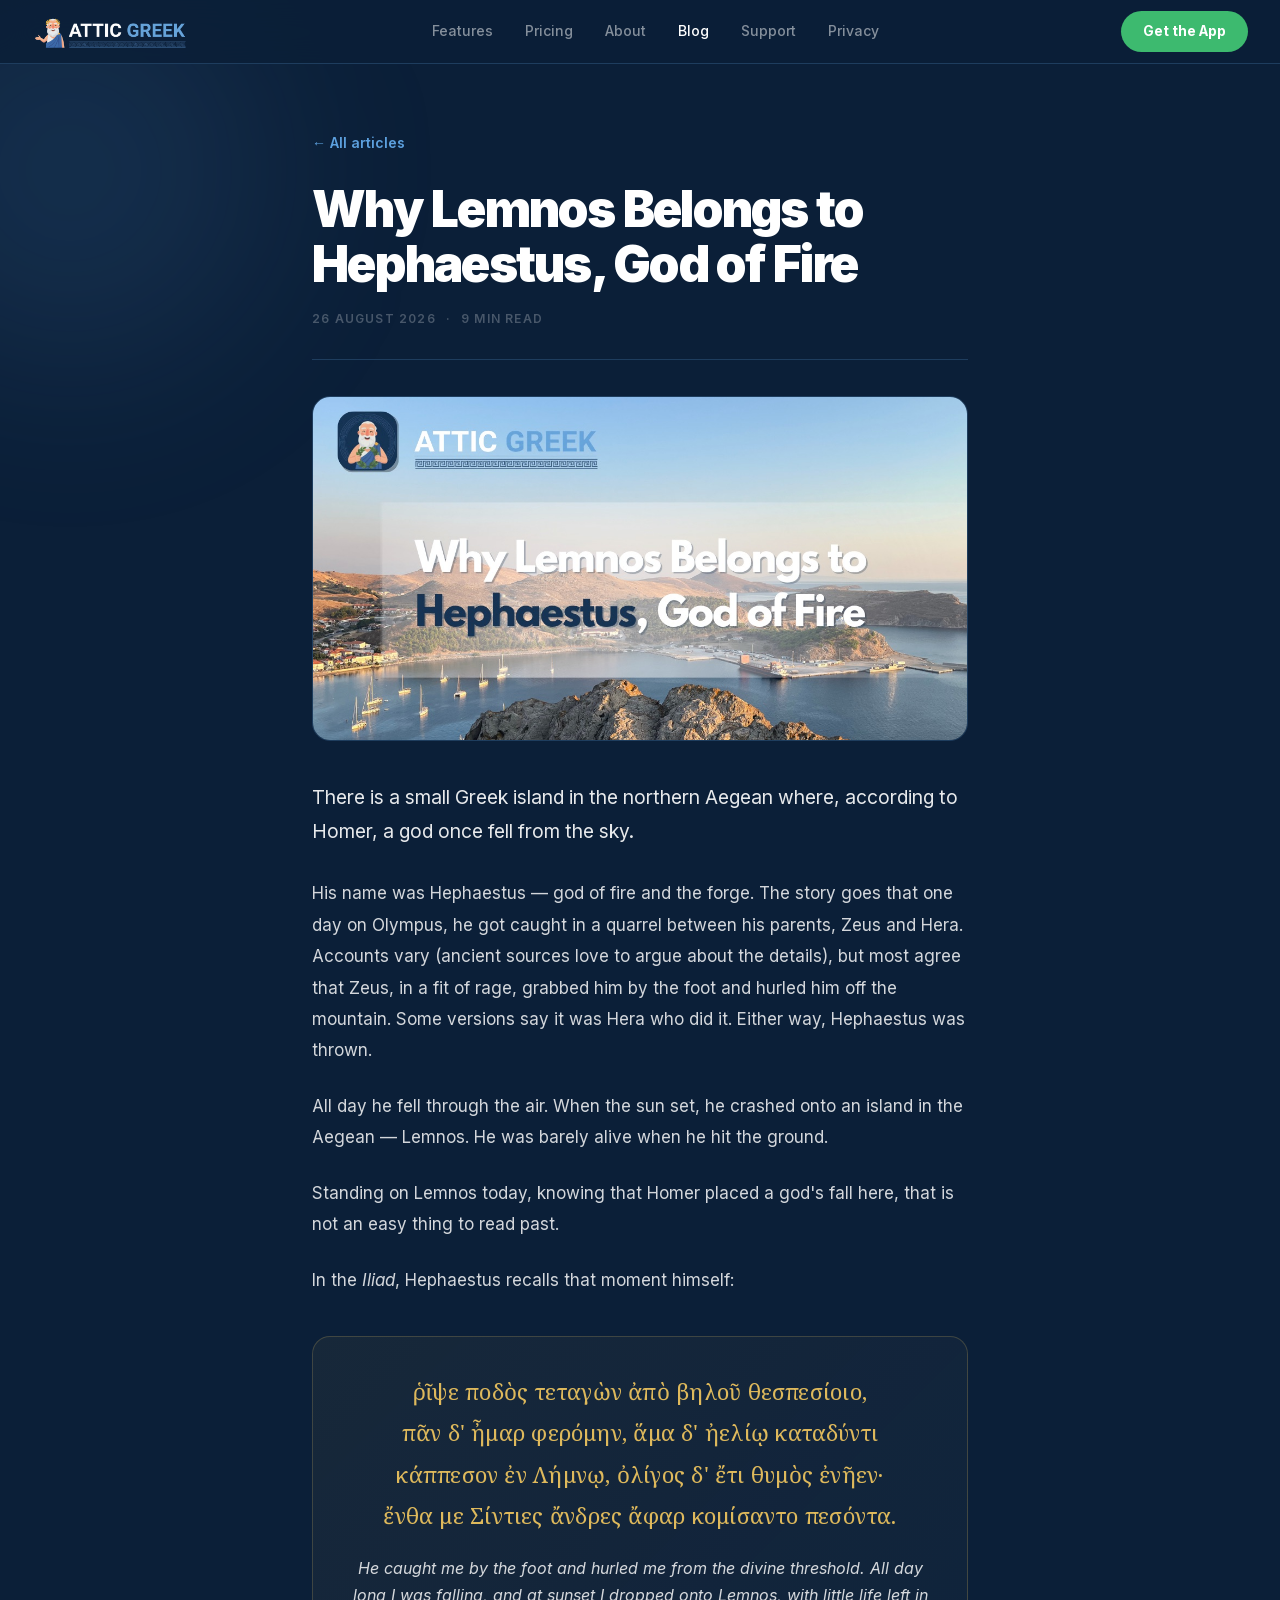
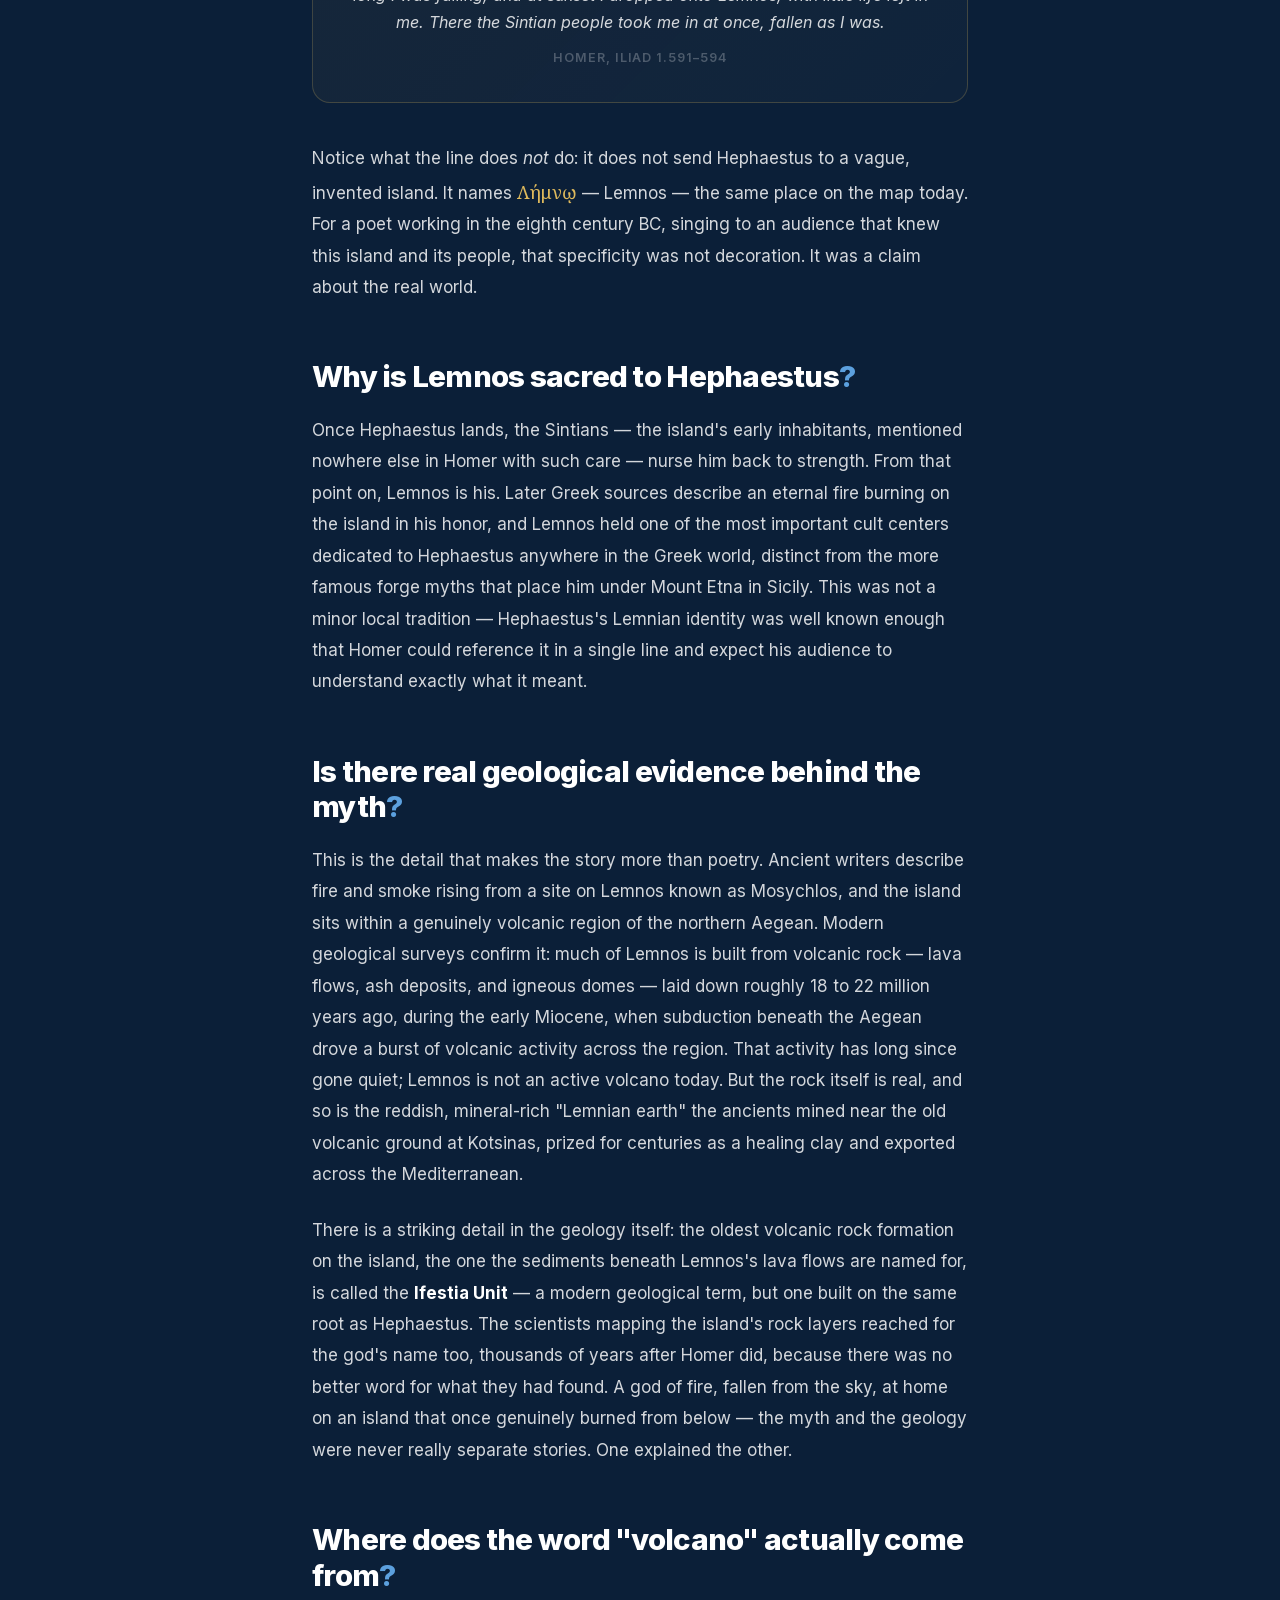
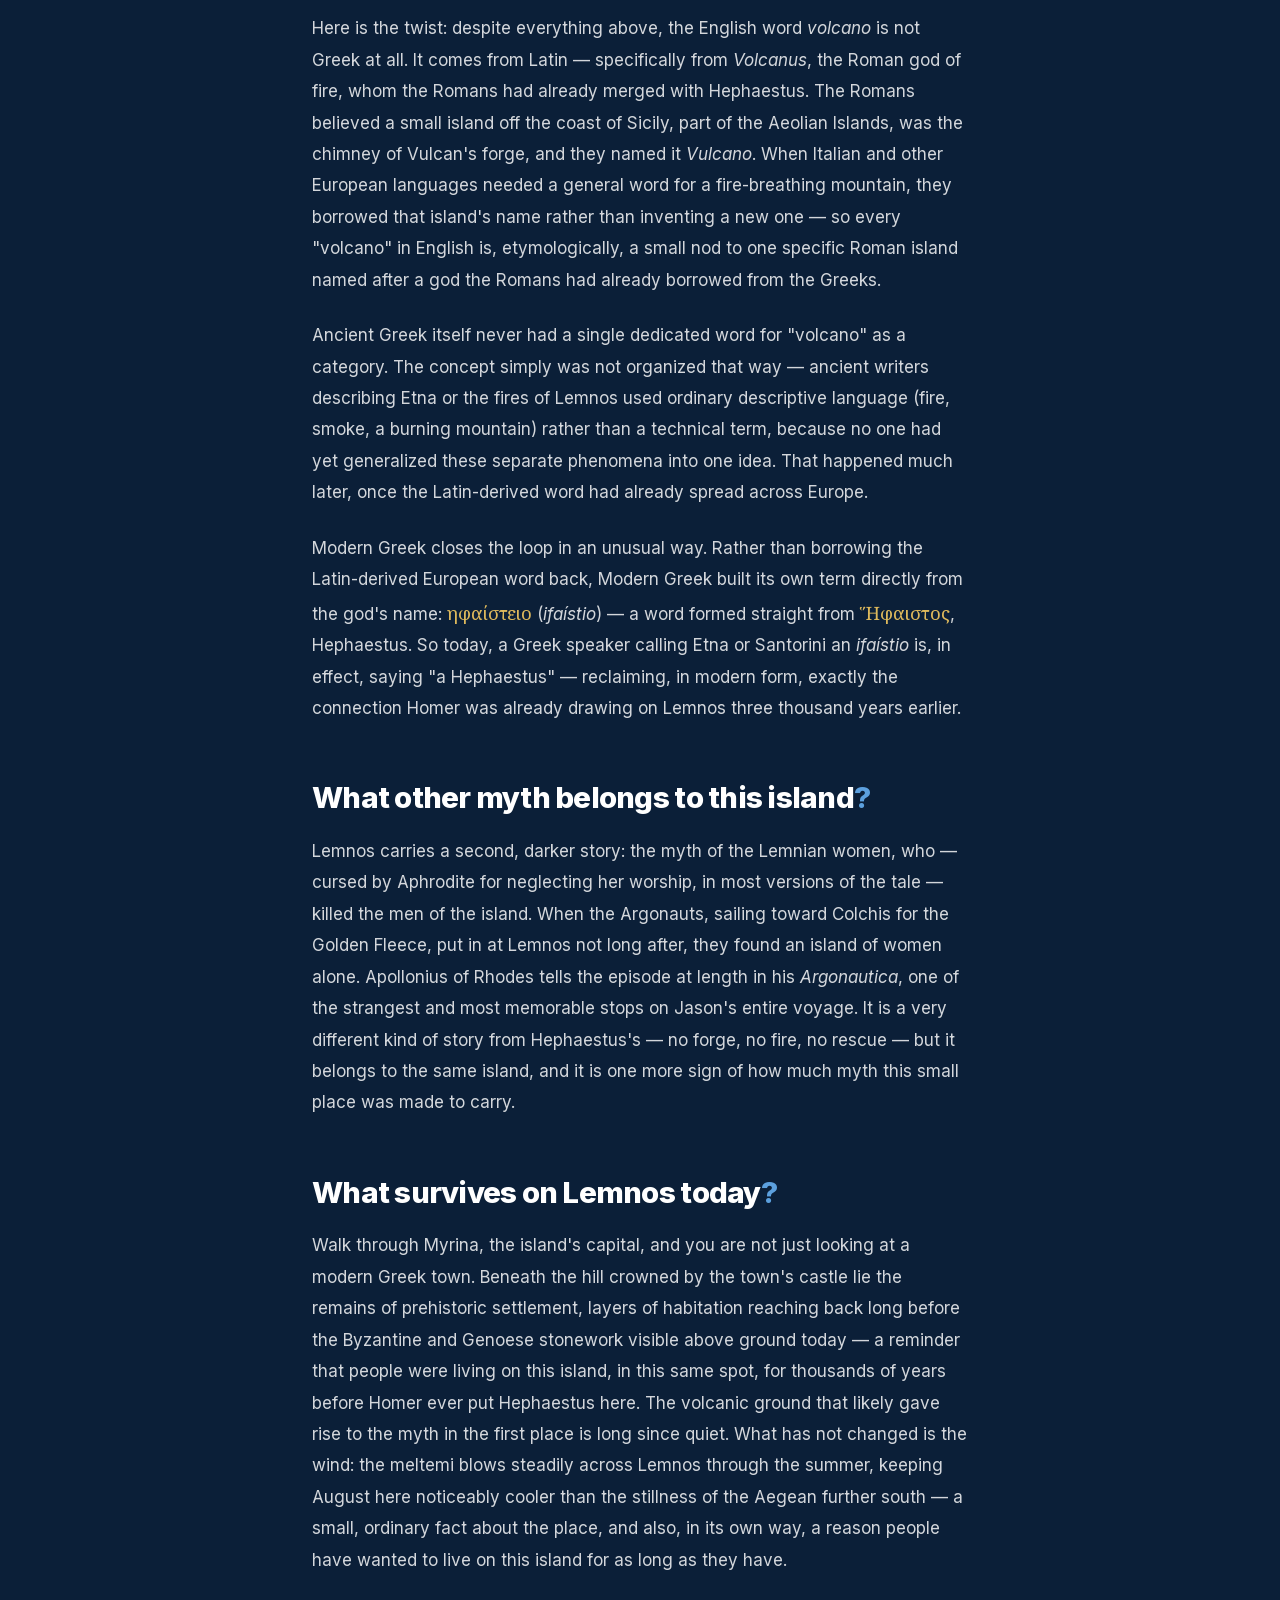
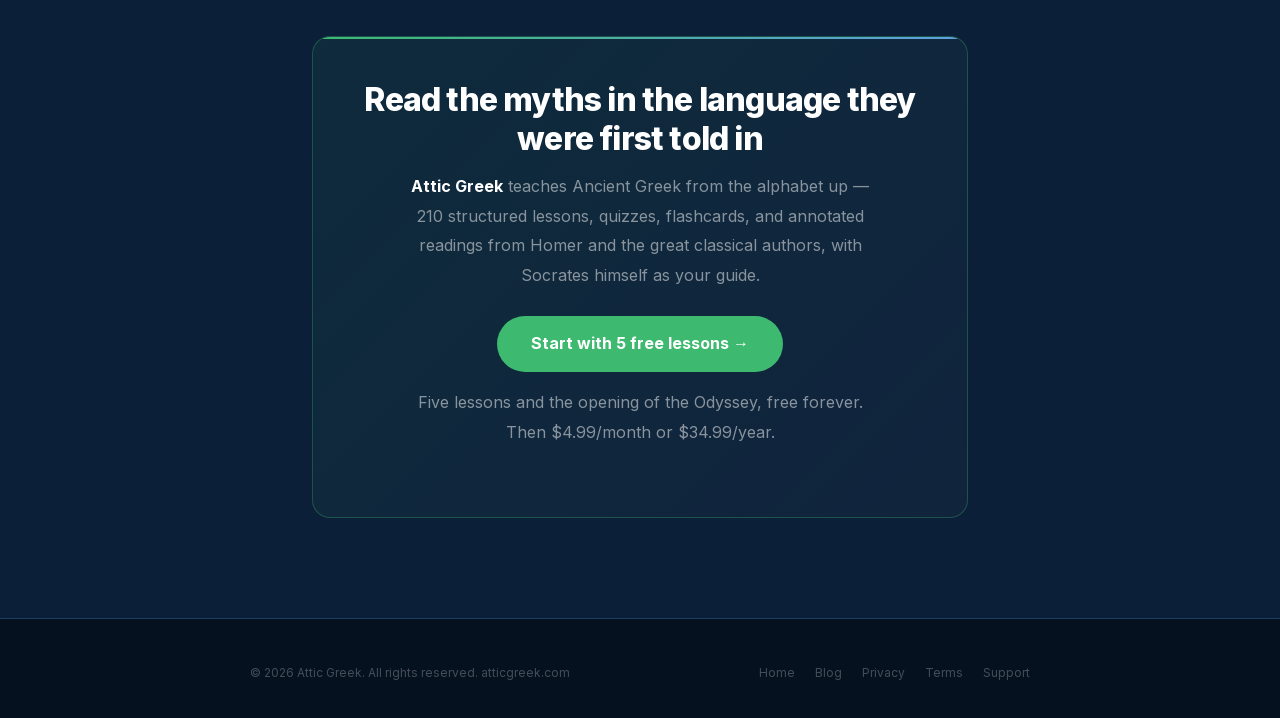
<file: blog/why-lemnos-belongs-to-hephaestus/index.html>
<!DOCTYPE html>
<html lang="en">
<head>
<meta charset="UTF-8">
<meta name="viewport" content="width=device-width, initial-scale=1.0">

<!-- ── SEO ── -->
<title>Why Lemnos Belongs to Hephaestus, God of Fire</title>
<meta name="description" content="Homer says Hephaestus fell on Lemnos and stayed. The real volcanic rock behind the myth, why “volcano” isn't Greek, and a dark myth about the island's women.">
<link rel="canonical" href="https://atticgreek.com/blog/why-lemnos-belongs-to-hephaestus/">
<meta name="robots" content="index, follow, max-image-preview:large">
<meta name="author" content="Attic Greek">

<!-- ── Open Graph ── -->
<meta property="og:type" content="article">
<meta property="og:title" content="Why Lemnos Belongs to Hephaestus, God of Fire">
<meta property="og:description" content="Homer says the god of fire fell from Olympus and landed on Lemnos. The volcanic rock beneath the myth, and why the word “volcano” isn't actually Greek.">
<meta property="og:url" content="https://atticgreek.com/blog/why-lemnos-belongs-to-hephaestus/">
<meta property="og:site_name" content="Attic Greek">
<meta property="og:locale" content="en_US">
<meta property="og:image" content="https://atticgreek.com/assets/lemnos-hephaestus-blog.jpg">
<meta property="og:image:width" content="1200">
<meta property="og:image:height" content="630">
<meta property="og:image:alt" content="Hephaestus and the island of Lemnos in Greek mythology">
<meta property="article:published_time" content="2026-08-26">
<meta property="article:author" content="Attic Greek">

<!-- ── Twitter card ── -->
<meta name="twitter:card" content="summary_large_image">
<meta name="twitter:title" content="Why Lemnos Belongs to Hephaestus, God of Fire">
<meta name="twitter:description" content="Homer says the god of fire fell from Olympus and landed on Lemnos. The volcanic rock beneath the myth, and why the word “volcano” isn't actually Greek.">
<meta name="twitter:image" content="https://atticgreek.com/assets/lemnos-hephaestus-blog.jpg">
<meta name="twitter:image:alt" content="Hephaestus and the island of Lemnos in Greek mythology">

<!-- ── Favicon ── -->
<link rel="icon" type="image/png" sizes="32x32" href="../../assets/favicon-32.png">
<link rel="icon" type="image/png" sizes="16x16" href="../../assets/favicon-16.png">
<link rel="apple-touch-icon" sizes="180x180" href="../../assets/apple-touch-icon.png">
<meta name="theme-color" content="#0b1f38">

<!-- ── Fonts ── -->
<link rel="stylesheet" href="../../assets/fonts/fonts.css">
<link rel="stylesheet" href="../blog.css">

<!-- ══════════════════════════════════════════════════════════
     STRUCTURED DATA — Block 1: Article
════════════════════════════════════════════════════════════ -->
<script type="application/ld+json">
{
  "@context": "https://schema.org",
  "@type": "Article",
  "headline": "Why Lemnos Belongs to Hephaestus, God of Fire",
  "description": "Homer says Hephaestus fell on Lemnos and stayed. The real volcanic rock behind the myth, why “volcano” isn't Greek, and a dark myth about the island's women.",
  "image": "https://atticgreek.com/assets/lemnos-hephaestus-blog.jpg",
  "author": { "@type": "Organization", "name": "Attic Greek", "url": "https://atticgreek.com" },
  "publisher": {
    "@type": "Organization",
    "name": "Attic Greek",
    "logo": { "@type": "ImageObject", "url": "https://atticgreek.com/assets/logo.png" }
  },
  "mainEntityOfPage": "https://atticgreek.com/blog/why-lemnos-belongs-to-hephaestus/",
  "datePublished": "2026-08-26",
  "dateModified": "2026-08-26",
  "inLanguage": "en",
  "about": [
    { "@type": "Thing", "name": "Hephaestus" },
    { "@type": "Place", "name": "Lemnos" }
  ]
}
</script>

<!-- ══════════════════════════════════════════════════════════
     STRUCTURED DATA — Block 2: FAQPage
════════════════════════════════════════════════════════════ -->
<script type="application/ld+json">
{
  "@context": "https://schema.org",
  "@type": "FAQPage",
  "mainEntity": [
    {
      "@type": "Question",
      "name": "Why is Lemnos associated with Hephaestus?",
      "acceptedAnswer": {
        "@type": "Answer",
        "text": "In Homer's Iliad, Hephaestus tells the story of being hurled from Olympus and falling for a full day before landing on Lemnos, where the local Sintian people cared for him. The island became his principal cult center in the ancient Greek world, and later sources describe an ever-burning fire on Lemnos sacred to him."
      }
    },
    {
      "@type": "Question",
      "name": "What does Homer say about Hephaestus falling on Lemnos?",
      "acceptedAnswer": {
        "@type": "Answer",
        "text": "In Iliad Book 1, Hephaestus recalls being caught by the foot and thrown from the divine threshold, falling all day until sunset, when he dropped onto Lemnos with little life left in him. The Sintian men of the island found him and cared for him immediately."
      }
    },
    {
      "@type": "Question",
      "name": "Is there real geological evidence connecting Lemnos to a fire god?",
      "acceptedAnswer": {
        "@type": "Answer",
        "text": "Yes. Much of Lemnos is built from volcanic rock formed roughly 18 to 22 million years ago during the early Miocene, when subduction beneath the Aegean drove a burst of regional volcanic activity. Ancient writers described fire and smoke rising from a site on the island called Mosychlos, and the geological unit underlying Lemnos's lava flows is still named the Ifestia Unit today, after Hephaestus."
      }
    },
    {
      "@type": "Question",
      "name": "Does the word \"volcano\" come from Greek?",
      "acceptedAnswer": {
        "@type": "Answer",
        "text": "No. \"Volcano\" comes from Latin Volcanus, the Roman god of fire the Romans equated with Hephaestus, via Vulcano, a small Aeolian island the Romans believed was his forge chimney. Ancient Greek had no single dedicated word for a volcano as a category. Modern Greek later coined its own term, ηφαίστειο (ifaístio), built directly from Ἥφαιστος (Hephaestus), rather than borrowing the Latin-derived word."
      }
    },
    {
      "@type": "Question",
      "name": "What other myths are connected to Lemnos?",
      "acceptedAnswer": {
        "@type": "Answer",
        "text": "Lemnos is also the setting of the myth of the Lemnian women, who were said to have killed the men of the island after being cursed by Aphrodite. The story continues when Jason and the Argonauts stop at Lemnos on their voyage for the Golden Fleece, an episode told at length in Apollonius of Rhodes's Argonautica."
      }
    }
  ]
}
</script>

<!-- ── Breadcrumbs ── -->
<script type="application/ld+json">
{
  "@context": "https://schema.org",
  "@type": "BreadcrumbList",
  "itemListElement": [
    { "@type": "ListItem", "position": 1, "name": "Home", "item": "https://atticgreek.com/" },
    { "@type": "ListItem", "position": 2, "name": "Blog", "item": "https://atticgreek.com/blog/" },
    { "@type": "ListItem", "position": 3, "name": "Why Lemnos Belongs to Hephaestus, God of Fire" }
  ]
}
</script>
</head>
<body>

<a class="skip-link" href="#main">Skip to content</a>

<!-- ══════════════════════════════════════════
     NAV
══════════════════════════════════════════ -->
<nav id="mainNav">
  <a class="nav-logo" href="/">
    <img src="../../assets/logo.png" alt="Attic Greek" class="nav-logo-img" width="600" height="160">
  </a>
  <div class="nav-center">
    <a href="/#features">Features</a>
    <a href="/#pricing">Pricing</a>
    <a href="/#about">About</a>
    <a href="/blog/" class="current">Blog</a>
    <a href="/#page-support">Support</a>
    <a href="/#page-privacy">Privacy</a>
  </div>
  <a class="nav-cta desktop-only" href="https://apps.apple.com/app/id6789966196?ct=blog" target="_blank" rel="noopener">Get the App</a>
  <button class="hamburger" id="burger" onclick="toggleMobile()" aria-label="Open menu" aria-expanded="false" aria-controls="mobileNav">
    <span></span><span></span><span></span>
  </button>
</nav>
<div class="mobile-nav" id="mobileNav">
  <a href="/#features">Features</a>
  <a href="/#pricing">Pricing</a>
  <a href="/#about">About</a>
  <a href="/blog/">Blog</a>
  <a href="/#page-support">Support</a>
  <a href="/#page-privacy">Privacy Policy</a>
  <a href="/#page-terms">Terms of Service</a>
  <a href="https://apps.apple.com/app/id6789966196?ct=blog" target="_blank" rel="noopener" style="color:var(--green);font-weight:700;">Get the App →</a>
</div>

<!-- ══════════════════════════════════════════
     ARTICLE
══════════════════════════════════════════ -->
<main id="main">
<div class="article-head">
  <div class="orb orb-blue" aria-hidden="true"></div>
  <a class="back-link" href="/blog/">← All articles</a>
  <h1>Why Lemnos Belongs to Hephaestus, God of Fire</h1>
  <div class="article-meta">
    <time datetime="2026-08-26">26 August 2026</time>
    <span class="dot" aria-hidden="true">·</span>
    <span>9 min read</span>
  </div>
</div>

<div class="article-wrap">
<article>

  <figure class="article-hero">
    <img src="../../assets/lemnos-hephaestus-blog.jpg" width="1200" height="630"
         alt="Hephaestus and the island of Lemnos in Greek mythology">
  </figure>

  <p class="lead">There is a small Greek island in the northern Aegean where, according to Homer, a god once fell from the sky.</p>

  <p>His name was Hephaestus — god of fire and the forge. The story goes that one day on Olympus, he got caught in a quarrel between his parents, Zeus and Hera. Accounts vary (ancient sources love to argue about the details), but most agree that Zeus, in a fit of rage, grabbed him by the foot and hurled him off the mountain. Some versions say it was Hera who did it. Either way, Hephaestus was thrown.</p>

  <p>All day he fell through the air. When the sun set, he crashed onto an island in the Aegean — Lemnos. He was barely alive when he hit the ground.</p>

  <p>Standing on Lemnos today, knowing that Homer placed a god's fall here, that is not an easy thing to read past.</p>

  <p>In the <em>Iliad</em>, Hephaestus recalls that moment himself:</p>

  <blockquote class="greek-quote">
    <p class="gk-text" lang="grc">ῥῖψε ποδὸς τεταγὼν ἀπὸ βηλοῦ θεσπεσίοιο,<br>πᾶν δ' ἦμαρ φερόμην, ἅμα δ' ἠελίῳ καταδύντι<br>κάππεσον ἐν Λήμνῳ, ὀλίγος δ' ἔτι θυμὸς ἐνῆεν·<br>ἔνθα με Σίντιες ἄνδρες ἄφαρ κομίσαντο πεσόντα.</p>
    <p class="gk-trans">He caught me by the foot and hurled me from the divine threshold. All day long I was falling, and at sunset I dropped onto Lemnos, with little life left in me. There the Sintian people took me in at once, fallen as I was.</p>
    <cite>Homer, Iliad 1.591–594</cite>
  </blockquote>

  <p>Notice what the line does <em>not</em> do: it does not send Hephaestus to a vague, invented island. It names <span class="gk" lang="grc">Λήμνῳ</span> — Lemnos — the same place on the map today. For a poet working in the eighth century BC, singing to an audience that knew this island and its people, that specificity was not decoration. It was a claim about the real world.</p>

  <h2 id="why-hephaestus">Why is Lemnos sacred to Hephaestus<span class="qmark">?</span></h2>

  <p>Once Hephaestus lands, the Sintians — the island's early inhabitants, mentioned nowhere else in Homer with such care — nurse him back to strength. From that point on, Lemnos is his. Later Greek sources describe an eternal fire burning on the island in his honor, and Lemnos held one of the most important cult centers dedicated to Hephaestus anywhere in the Greek world, distinct from the more famous forge myths that place him under Mount Etna in Sicily. This was not a minor local tradition — Hephaestus's Lemnian identity was well known enough that Homer could reference it in a single line and expect his audience to understand exactly what it meant.</p>

  <h2 id="volcanic-evidence">Is there real geological evidence behind the myth<span class="qmark">?</span></h2>

  <p>This is the detail that makes the story more than poetry. Ancient writers describe fire and smoke rising from a site on Lemnos known as Mosychlos, and the island sits within a genuinely volcanic region of the northern Aegean. Modern geological surveys confirm it: much of Lemnos is built from volcanic rock — lava flows, ash deposits, and igneous domes — laid down roughly 18 to 22 million years ago, during the early Miocene, when subduction beneath the Aegean drove a burst of volcanic activity across the region. That activity has long since gone quiet; Lemnos is not an active volcano today. But the rock itself is real, and so is the reddish, mineral-rich "Lemnian earth" the ancients mined near the old volcanic ground at Kotsinas, prized for centuries as a healing clay and exported across the Mediterranean.</p>

  <p>There is a striking detail in the geology itself: the oldest volcanic rock formation on the island, the one the sediments beneath Lemnos's lava flows are named for, is called the <strong>Ifestia Unit</strong> — a modern geological term, but one built on the same root as Hephaestus. The scientists mapping the island's rock layers reached for the god's name too, thousands of years after Homer did, because there was no better word for what they had found. A god of fire, fallen from the sky, at home on an island that once genuinely burned from below — the myth and the geology were never really separate stories. One explained the other.</p>

  <h2 id="volcano-etymology">Where does the word "volcano" actually come from<span class="qmark">?</span></h2>

  <p>Here is the twist: despite everything above, the English word <em>volcano</em> is not Greek at all. It comes from Latin — specifically from <em>Volcanus</em>, the Roman god of fire, whom the Romans had already merged with Hephaestus. The Romans believed a small island off the coast of Sicily, part of the Aeolian Islands, was the chimney of Vulcan's forge, and they named it <em>Vulcano</em>. When Italian and other European languages needed a general word for a fire-breathing mountain, they borrowed that island's name rather than inventing a new one — so every "volcano" in English is, etymologically, a small nod to one specific Roman island named after a god the Romans had already borrowed from the Greeks.</p>

  <p>Ancient Greek itself never had a single dedicated word for "volcano" as a category. The concept simply was not organized that way — ancient writers describing Etna or the fires of Lemnos used ordinary descriptive language (fire, smoke, a burning mountain) rather than a technical term, because no one had yet generalized these separate phenomena into one idea. That happened much later, once the Latin-derived word had already spread across Europe.</p>

  <p>Modern Greek closes the loop in an unusual way. Rather than borrowing the Latin-derived European word back, Modern Greek built its own term directly from the god's name: <span class="gk" lang="grc">ηφαίστειο</span> (<em>ifaístio</em>) — a word formed straight from <span class="gk" lang="grc">Ἥφαιστος</span>, Hephaestus. So today, a Greek speaker calling Etna or Santorini an <em>ifaístio</em> is, in effect, saying "a Hephaestus" — reclaiming, in modern form, exactly the connection Homer was already drawing on Lemnos three thousand years earlier.</p>

  <h2 id="lemnian-women">What other myth belongs to this island<span class="qmark">?</span></h2>

  <p>Lemnos carries a second, darker story: the myth of the Lemnian women, who — cursed by Aphrodite for neglecting her worship, in most versions of the tale — killed the men of the island. When the Argonauts, sailing toward Colchis for the Golden Fleece, put in at Lemnos not long after, they found an island of women alone. Apollonius of Rhodes tells the episode at length in his <em>Argonautica</em>, one of the strangest and most memorable stops on Jason's entire voyage. It is a very different kind of story from Hephaestus's — no forge, no fire, no rescue — but it belongs to the same island, and it is one more sign of how much myth this small place was made to carry.</p>

  <h2 id="lemnos-today">What survives on Lemnos today<span class="qmark">?</span></h2>

  <p>Walk through Myrina, the island's capital, and you are not just looking at a modern Greek town. Beneath the hill crowned by the town's castle lie the remains of prehistoric settlement, layers of habitation reaching back long before the Byzantine and Genoese stonework visible above ground today — a reminder that people were living on this island, in this same spot, for thousands of years before Homer ever put Hephaestus here. The volcanic ground that likely gave rise to the myth in the first place is long since quiet. What has not changed is the wind: the meltemi blows steadily across Lemnos through the summer, keeping August here noticeably cooler than the stillness of the Aegean further south — a small, ordinary fact about the place, and also, in its own way, a reason people have wanted to live on this island for as long as they have.</p>

  <!-- ══════════════════════════════════════════
       CALL TO ACTION
  ══════════════════════════════════════════ -->
  <section class="article-cta">
    <h2 id="start-reading">Read the myths in the language they were first told in</h2>
    <p><strong>Attic Greek</strong> teaches Ancient Greek from the alphabet up — 210 structured lessons, quizzes, flashcards, and annotated readings from Homer and the great classical authors, with Socrates himself as your guide.</p>
    <a class="btn-green" href="https://apps.apple.com/app/id6789966196?ct=blog" target="_blank" rel="noopener">Start with 5 free lessons →</a>
    <p class="cta-note">Five lessons and the opening of the Odyssey, free forever. Then $4.99/month or $34.99/year.</p>
  </section>

</article>
</div>
</main>

<!-- ══════════════════════════════════════════
     FOOTER
══════════════════════════════════════════ -->
<footer>
  <div class="footer-inner">
    <div class="footer-copy">© 2026 Attic Greek. All rights reserved. atticgreek.com</div>
    <div class="footer-links-row">
      <a href="/">Home</a>
      <a href="/blog/">Blog</a>
      <a href="/#page-privacy">Privacy</a>
      <a href="/#page-terms">Terms</a>
      <a href="/#page-support">Support</a>
    </div>
  </div>
</footer>

<script>
function toggleMobile() {
  const nav = document.getElementById('mobileNav');
  const open = nav.classList.toggle('open');
  document.getElementById('burger').setAttribute('aria-expanded', open);
}
document.addEventListener('click', e => {
  if (!e.target.closest('#mobileNav') && !e.target.closest('#burger')) {
    document.getElementById('mobileNav').classList.remove('open');
    document.getElementById('burger').setAttribute('aria-expanded', 'false');
  }
});
window.addEventListener('scroll', () => {
  document.getElementById('mainNav').classList.toggle('scrolled', window.scrollY > 60);
}, { passive: true });
</script>
</body>
</html>
</file>
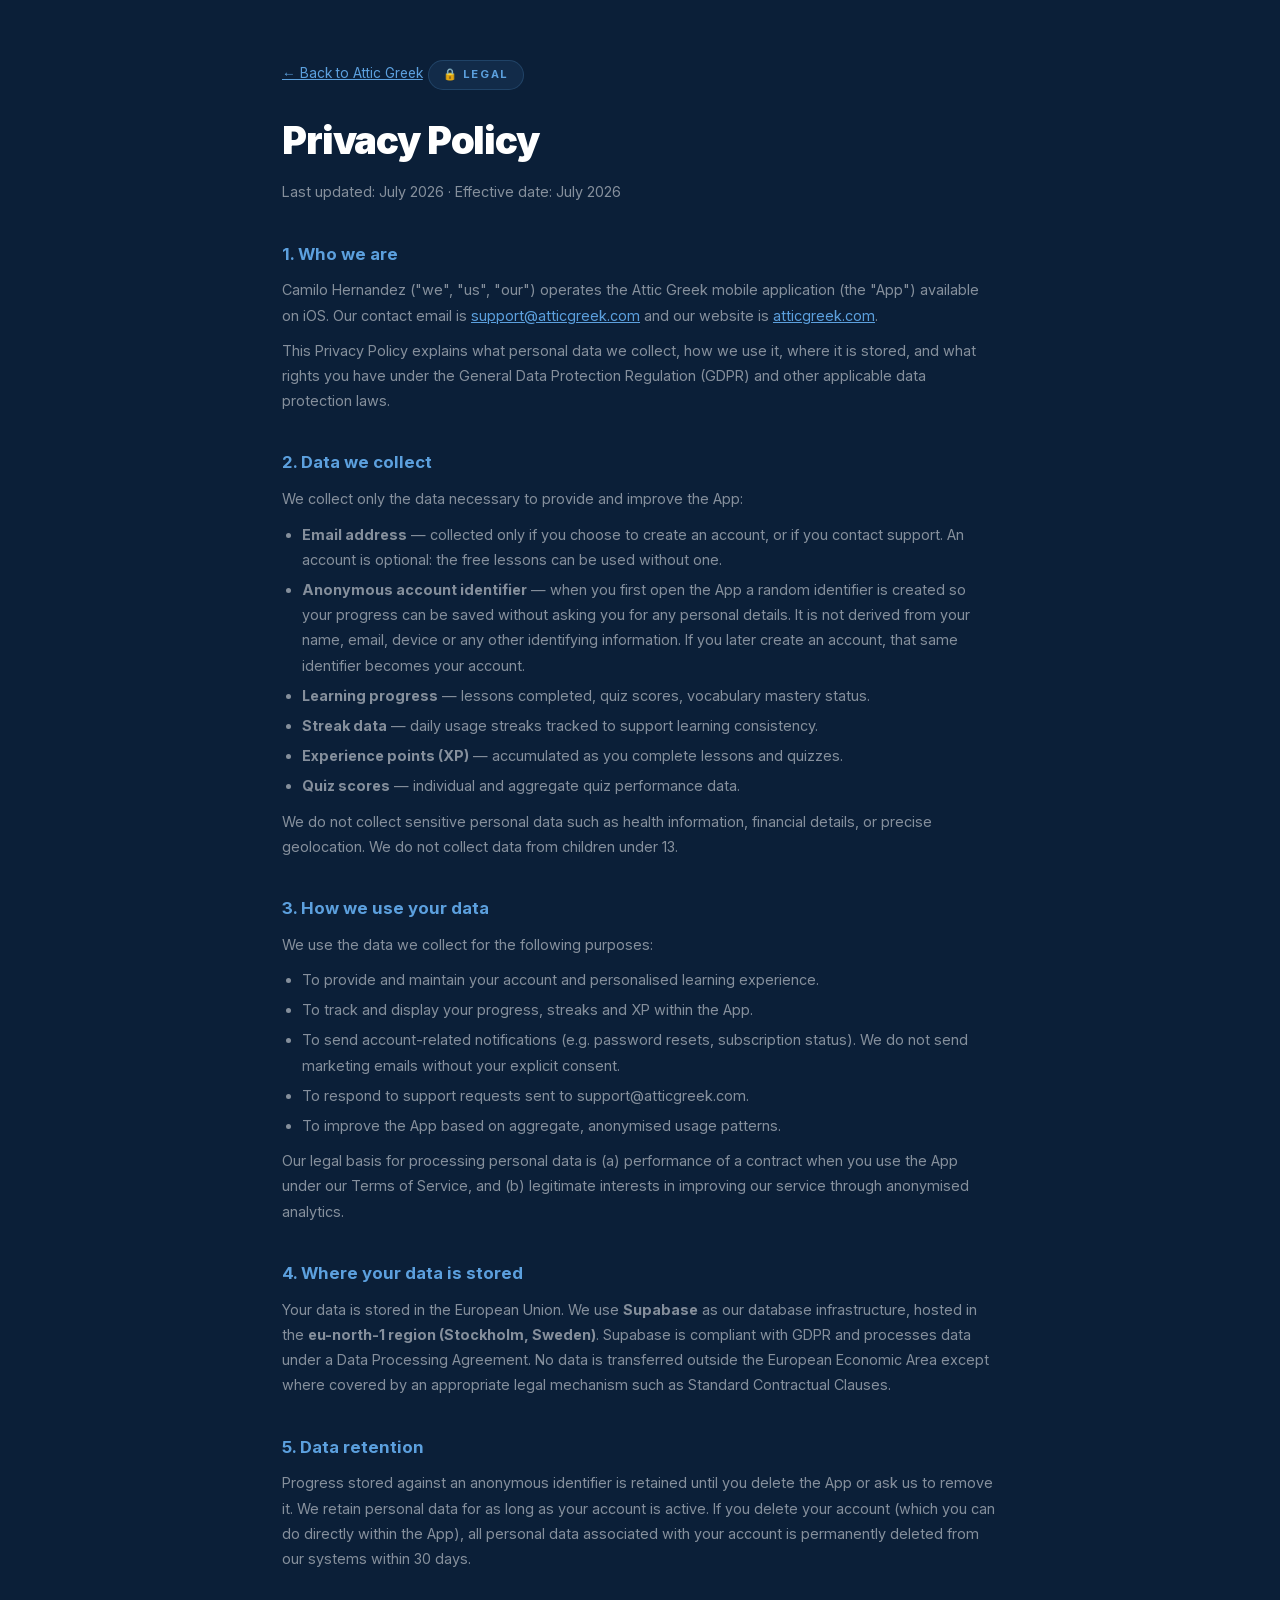
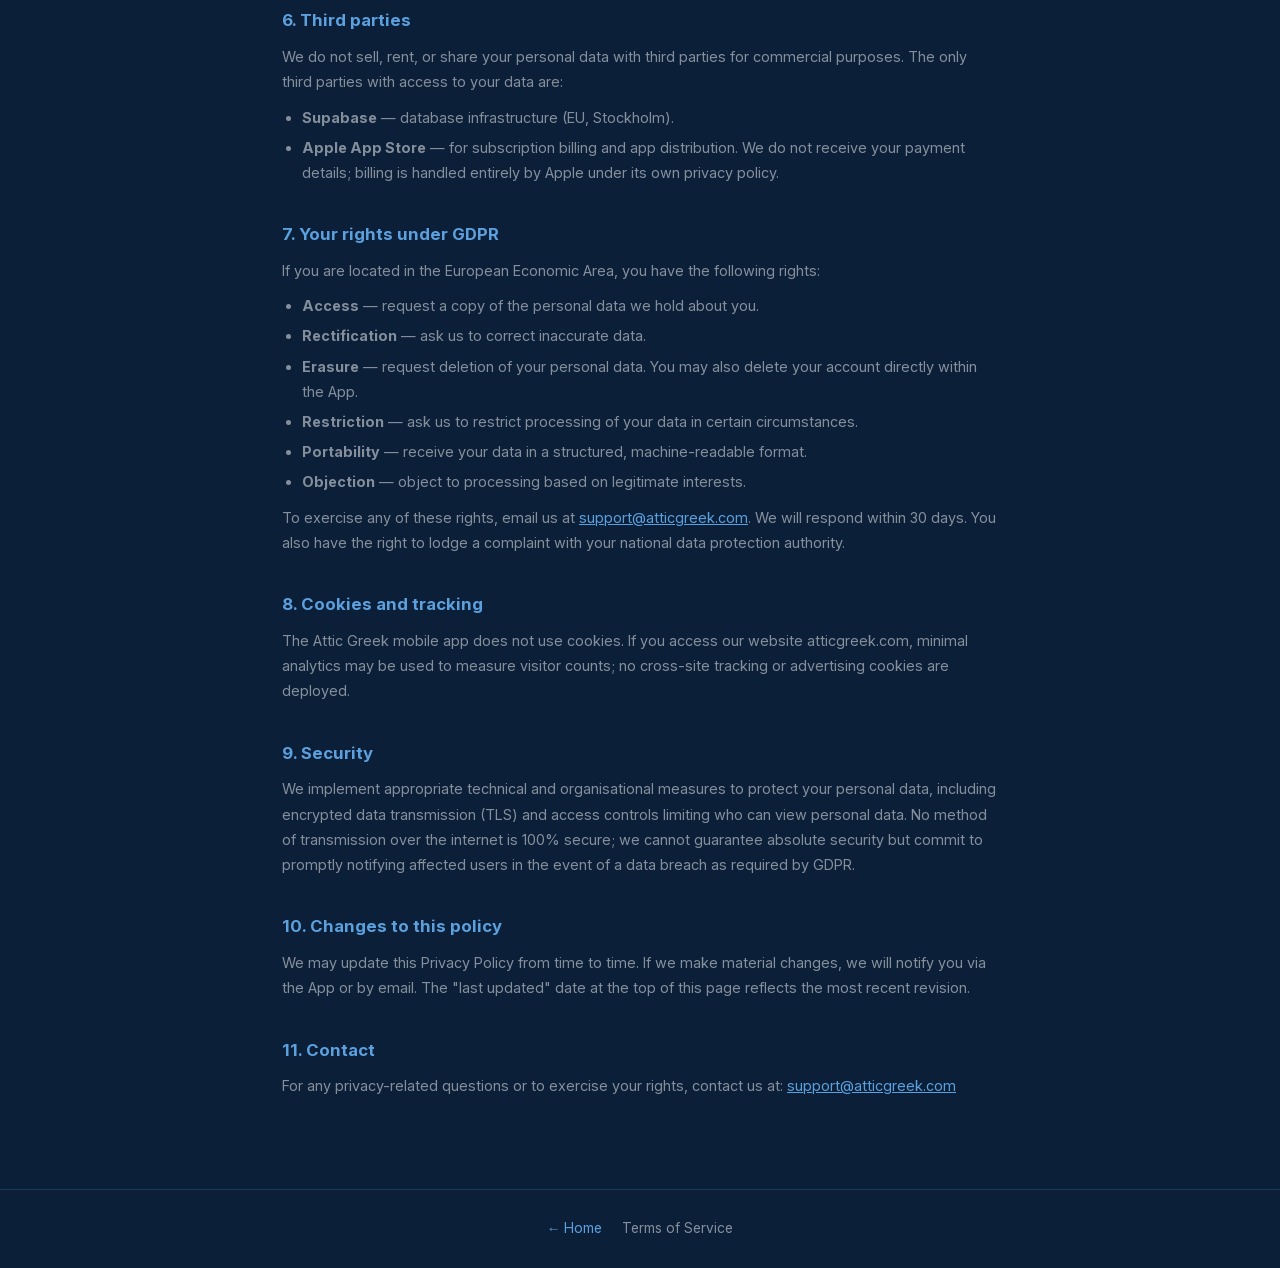
<file: privacy.html>
<!DOCTYPE html>
<html lang="en">
<head>
<meta charset="UTF-8">
<meta name="viewport" content="width=device-width, initial-scale=1.0">
<title>Privacy Policy — Attic Greek</title>
<meta name="robots" content="noindex">
<link rel="stylesheet" href="assets/fonts/fonts.css">
<style>
*, *::before, *::after { box-sizing: border-box; margin: 0; padding: 0; }
:root {
  --bg: #0b1f38; --border: #1e3d5e; --accent: #5ca0de;
  --dim: rgba(255,255,255,0.5); --dim2: rgba(255,255,255,0.25);
}
body { font-family: 'Inter', sans-serif; background: var(--bg); color: #fff; line-height: 1.6; }
a { color: inherit; text-decoration: none; }
.legal-page { max-width: 780px; margin: 0 auto; padding: 60px 32px 80px; }
.legal-page h1 { font-size: clamp(1.8rem, 3vw, 2.4rem); font-weight: 900; letter-spacing: -0.03em; margin-bottom: 8px; }
.legal-updated { font-size: 0.8rem; color: var(--dim2); margin-bottom: 40px; }
.legal-page h2 { font-size: 1.05rem; font-weight: 700; color: var(--accent); margin: 36px 0 10px; }
.legal-page p { font-size: 0.9rem; color: var(--dim); line-height: 1.75; margin-bottom: 10px; }
.legal-page ul { padding-left: 20px; margin-bottom: 10px; }
.legal-page ul li { font-size: 0.9rem; color: var(--dim); line-height: 1.75; margin-bottom: 5px; }
.legal-page a { color: var(--accent); text-decoration: underline; }
.legal-back { font-size: 0.858rem; color: var(--accent); cursor: pointer; margin-bottom: 24px; display: inline-block; }
footer { border-top: 1px solid var(--border); padding: 28px 32px; text-align: center; }
footer div { display: flex; gap: 20px; justify-content: center; flex-wrap: wrap; }
footer a { font-size: 0.858rem; color: var(--dim); }
footer a.home { color: var(--accent); }
</style>
</head>
<body>

  <div class="legal-page">
    <a class="legal-back" href="/">← Back to Attic Greek</a>
    <div style="display:inline-flex;align-items:center;gap:8px;font-size:0.7rem;font-weight:700;letter-spacing:0.14em;text-transform:uppercase;color:var(--accent);background:rgba(92,160,222,0.1);border:1px solid rgba(92,160,222,0.2);padding:5px 14px;border-radius:100px;margin-bottom:20px;">🔒 Legal</div>
    <h1>Privacy Policy</h1>
    <p class="legal-updated">Last updated: July 2026 · Effective date: July 2026</p>

    <h2>1. Who we are</h2>
    <p>Camilo Hernandez ("we", "us", "our") operates the Attic Greek mobile application (the "App") available on iOS. Our contact email is <a href="mailto:support@atticgreek.com">support@atticgreek.com</a> and our website is <a href="https://atticgreek.com">atticgreek.com</a>.</p>
    <p>This Privacy Policy explains what personal data we collect, how we use it, where it is stored, and what rights you have under the General Data Protection Regulation (GDPR) and other applicable data protection laws.</p>

    <h2>2. Data we collect</h2>
    <p>We collect only the data necessary to provide and improve the App:</p>
    <ul>
      <li><strong>Email address</strong> — collected only if you choose to create an account, or if you contact support. An account is optional: the free lessons can be used without one.</li>
      <li><strong>Anonymous account identifier</strong> — when you first open the App a random identifier is created so your progress can be saved without asking you for any personal details. It is not derived from your name, email, device or any other identifying information. If you later create an account, that same identifier becomes your account.</li>
      <li><strong>Learning progress</strong> — lessons completed, quiz scores, vocabulary mastery status.</li>
      <li><strong>Streak data</strong> — daily usage streaks tracked to support learning consistency.</li>
      <li><strong>Experience points (XP)</strong> — accumulated as you complete lessons and quizzes.</li>
      <li><strong>Quiz scores</strong> — individual and aggregate quiz performance data.</li>
    </ul>
    <p>We do not collect sensitive personal data such as health information, financial details, or precise geolocation. We do not collect data from children under 13.</p>

    <h2>3. How we use your data</h2>
    <p>We use the data we collect for the following purposes:</p>
    <ul>
      <li>To provide and maintain your account and personalised learning experience.</li>
      <li>To track and display your progress, streaks and XP within the App.</li>
      <li>To send account-related notifications (e.g. password resets, subscription status). We do not send marketing emails without your explicit consent.</li>
      <li>To respond to support requests sent to support@atticgreek.com.</li>
      <li>To improve the App based on aggregate, anonymised usage patterns.</li>
    </ul>
    <p>Our legal basis for processing personal data is (a) performance of a contract when you use the App under our Terms of Service, and (b) legitimate interests in improving our service through anonymised analytics.</p>

    <h2>4. Where your data is stored</h2>
    <p>Your data is stored in the European Union. We use <strong>Supabase</strong> as our database infrastructure, hosted in the <strong>eu-north-1 region (Stockholm, Sweden)</strong>. Supabase is compliant with GDPR and processes data under a Data Processing Agreement. No data is transferred outside the European Economic Area except where covered by an appropriate legal mechanism such as Standard Contractual Clauses.</p>

    <h2>5. Data retention</h2>
    <p>Progress stored against an anonymous identifier is retained until you delete the App or ask us to remove it. We retain personal data for as long as your account is active. If you delete your account (which you can do directly within the App), all personal data associated with your account is permanently deleted from our systems within 30 days.</p>

    <h2>6. Third parties</h2>
    <p>We do not sell, rent, or share your personal data with third parties for commercial purposes. The only third parties with access to your data are:</p>
    <ul>
      <li><strong>Supabase</strong> — database infrastructure (EU, Stockholm).</li>
      <li><strong>Apple App Store</strong> — for subscription billing and app distribution. We do not receive your payment details; billing is handled entirely by Apple under its own privacy policy.</li>
    </ul>

    <h2>7. Your rights under GDPR</h2>
    <p>If you are located in the European Economic Area, you have the following rights:</p>
    <ul>
      <li><strong>Access</strong> — request a copy of the personal data we hold about you.</li>
      <li><strong>Rectification</strong> — ask us to correct inaccurate data.</li>
      <li><strong>Erasure</strong> — request deletion of your personal data. You may also delete your account directly within the App.</li>
      <li><strong>Restriction</strong> — ask us to restrict processing of your data in certain circumstances.</li>
      <li><strong>Portability</strong> — receive your data in a structured, machine-readable format.</li>
      <li><strong>Objection</strong> — object to processing based on legitimate interests.</li>
    </ul>
    <p>To exercise any of these rights, email us at <a href="mailto:support@atticgreek.com">support@atticgreek.com</a>. We will respond within 30 days. You also have the right to lodge a complaint with your national data protection authority.</p>

    <h2>8. Cookies and tracking</h2>
    <p>The Attic Greek mobile app does not use cookies. If you access our website atticgreek.com, minimal analytics may be used to measure visitor counts; no cross-site tracking or advertising cookies are deployed.</p>

    <h2>9. Security</h2>
    <p>We implement appropriate technical and organisational measures to protect your personal data, including encrypted data transmission (TLS) and access controls limiting who can view personal data. No method of transmission over the internet is 100% secure; we cannot guarantee absolute security but commit to promptly notifying affected users in the event of a data breach as required by GDPR.</p>

    <h2>10. Changes to this policy</h2>
    <p>We may update this Privacy Policy from time to time. If we make material changes, we will notify you via the App or by email. The "last updated" date at the top of this page reflects the most recent revision.</p>

    <h2>11. Contact</h2>
    <p>For any privacy-related questions or to exercise your rights, contact us at: <a href="mailto:support@atticgreek.com">support@atticgreek.com</a></p>
  </div>
<footer>
  <div>
    <a class="home" href="/">← Home</a>
    <a href="/terms">Terms of Service</a>
  </div>
</footer>
</body>
</html>
</file>
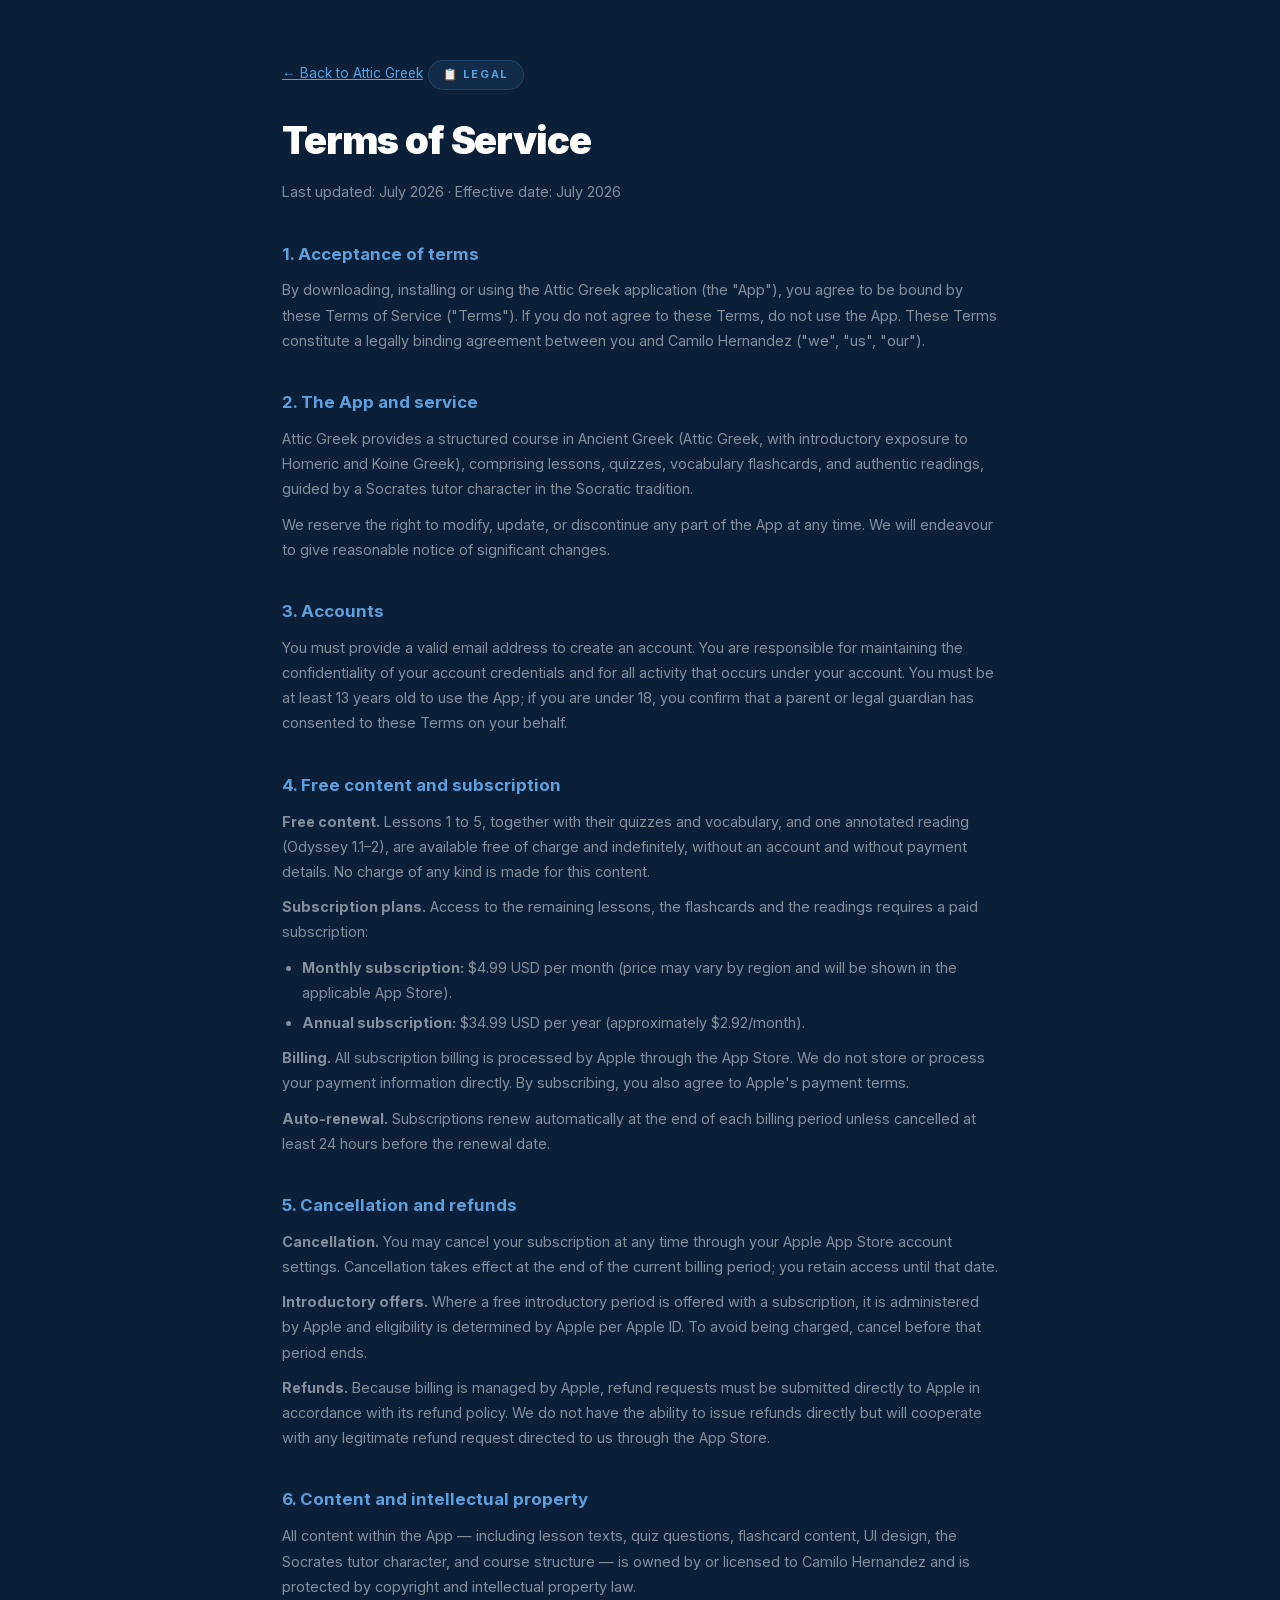
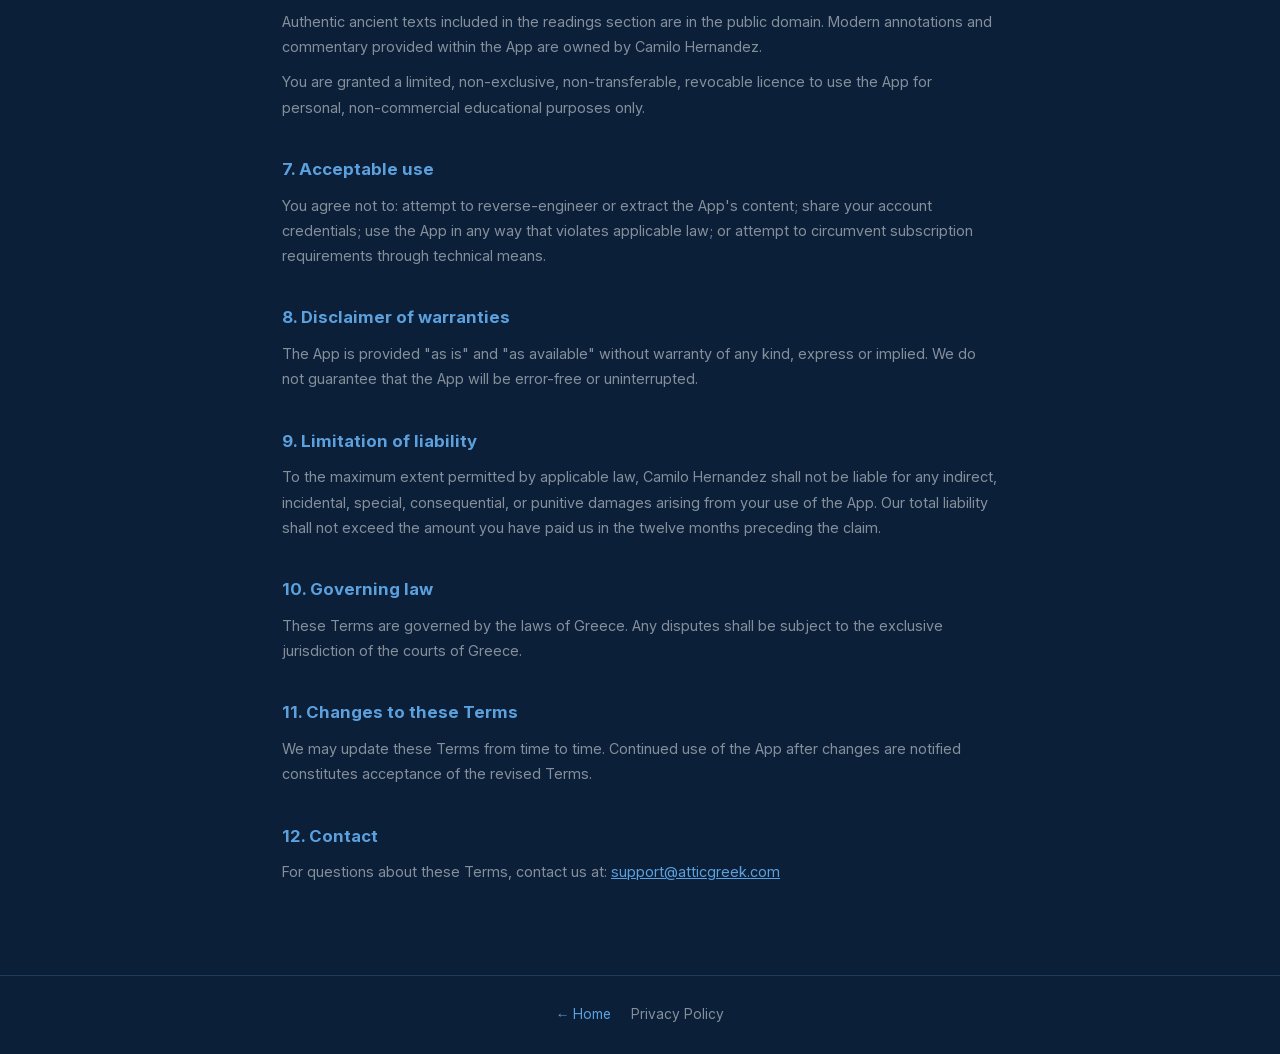
<file: terms.html>
<!DOCTYPE html>
<html lang="en">
<head>
<meta charset="UTF-8">
<meta name="viewport" content="width=device-width, initial-scale=1.0">
<title>Terms of Service — Attic Greek</title>
<meta name="robots" content="noindex">
<link rel="stylesheet" href="assets/fonts/fonts.css">
<style>
*, *::before, *::after { box-sizing: border-box; margin: 0; padding: 0; }
:root {
  --bg: #0b1f38; --border: #1e3d5e; --accent: #5ca0de;
  --dim: rgba(255,255,255,0.5); --dim2: rgba(255,255,255,0.25);
}
body { font-family: 'Inter', sans-serif; background: var(--bg); color: #fff; line-height: 1.6; }
a { color: inherit; text-decoration: none; }
.legal-page { max-width: 780px; margin: 0 auto; padding: 60px 32px 80px; }
.legal-page h1 { font-size: clamp(1.8rem, 3vw, 2.4rem); font-weight: 900; letter-spacing: -0.03em; margin-bottom: 8px; }
.legal-updated { font-size: 0.8rem; color: var(--dim2); margin-bottom: 40px; }
.legal-page h2 { font-size: 1.05rem; font-weight: 700; color: var(--accent); margin: 36px 0 10px; }
.legal-page p { font-size: 0.9rem; color: var(--dim); line-height: 1.75; margin-bottom: 10px; }
.legal-page ul { padding-left: 20px; margin-bottom: 10px; }
.legal-page ul li { font-size: 0.9rem; color: var(--dim); line-height: 1.75; margin-bottom: 5px; }
.legal-page a { color: var(--accent); text-decoration: underline; }
.legal-back { font-size: 0.858rem; color: var(--accent); cursor: pointer; margin-bottom: 24px; display: inline-block; }
footer { border-top: 1px solid var(--border); padding: 28px 32px; text-align: center; }
footer div { display: flex; gap: 20px; justify-content: center; flex-wrap: wrap; }
footer a { font-size: 0.858rem; color: var(--dim); }
footer a.home { color: var(--accent); }
</style>
</head>
<body>

  <div class="legal-page">
    <a class="legal-back" href="/">← Back to Attic Greek</a>
    <div style="display:inline-flex;align-items:center;gap:8px;font-size:0.7rem;font-weight:700;letter-spacing:0.14em;text-transform:uppercase;color:var(--accent);background:rgba(92,160,222,0.1);border:1px solid rgba(92,160,222,0.2);padding:5px 14px;border-radius:100px;margin-bottom:20px;">📋 Legal</div>
    <h1>Terms of Service</h1>
    <p class="legal-updated">Last updated: July 2026 · Effective date: July 2026</p>

    <h2>1. Acceptance of terms</h2>
    <p>By downloading, installing or using the Attic Greek application (the "App"), you agree to be bound by these Terms of Service ("Terms"). If you do not agree to these Terms, do not use the App. These Terms constitute a legally binding agreement between you and Camilo Hernandez ("we", "us", "our").</p>

    <h2>2. The App and service</h2>
    <p>Attic Greek provides a structured course in Ancient Greek (Attic Greek, with introductory exposure to Homeric and Koine Greek), comprising lessons, quizzes, vocabulary flashcards, and authentic readings, guided by a Socrates tutor character in the Socratic tradition.</p>
    <p>We reserve the right to modify, update, or discontinue any part of the App at any time. We will endeavour to give reasonable notice of significant changes.</p>

    <h2>3. Accounts</h2>
    <p>You must provide a valid email address to create an account. You are responsible for maintaining the confidentiality of your account credentials and for all activity that occurs under your account. You must be at least 13 years old to use the App; if you are under 18, you confirm that a parent or legal guardian has consented to these Terms on your behalf.</p>

    <h2>4. Free content and subscription</h2>
    <p><strong>Free content.</strong> Lessons 1 to 5, together with their quizzes and vocabulary, and one annotated reading (Odyssey 1.1–2), are available free of charge and indefinitely, without an account and without payment details. No charge of any kind is made for this content.</p>
    <p><strong>Subscription plans.</strong> Access to the remaining lessons, the flashcards and the readings requires a paid subscription:</p>
    <ul>
      <li><strong>Monthly subscription:</strong> $4.99 USD per month (price may vary by region and will be shown in the applicable App Store).</li>
      <li><strong>Annual subscription:</strong> $34.99 USD per year (approximately $2.92/month).</li>
    </ul>
    <p><strong>Billing.</strong> All subscription billing is processed by Apple through the App Store. We do not store or process your payment information directly. By subscribing, you also agree to Apple's payment terms.</p>
    <p><strong>Auto-renewal.</strong> Subscriptions renew automatically at the end of each billing period unless cancelled at least 24 hours before the renewal date.</p>

    <h2>5. Cancellation and refunds</h2>
    <p><strong>Cancellation.</strong> You may cancel your subscription at any time through your Apple App Store account settings. Cancellation takes effect at the end of the current billing period; you retain access until that date.</p>
    <p><strong>Introductory offers.</strong> Where a free introductory period is offered with a subscription, it is administered by Apple and eligibility is determined by Apple per Apple ID. To avoid being charged, cancel before that period ends.</p>
    <p><strong>Refunds.</strong> Because billing is managed by Apple, refund requests must be submitted directly to Apple in accordance with its refund policy. We do not have the ability to issue refunds directly but will cooperate with any legitimate refund request directed to us through the App Store.</p>

    <h2>6. Content and intellectual property</h2>
    <p>All content within the App — including lesson texts, quiz questions, flashcard content, UI design, the Socrates tutor character, and course structure — is owned by or licensed to Camilo Hernandez and is protected by copyright and intellectual property law.</p>
    <p>Authentic ancient texts included in the readings section are in the public domain. Modern annotations and commentary provided within the App are owned by Camilo Hernandez.</p>
    <p>You are granted a limited, non-exclusive, non-transferable, revocable licence to use the App for personal, non-commercial educational purposes only.</p>

    <h2>7. Acceptable use</h2>
    <p>You agree not to: attempt to reverse-engineer or extract the App's content; share your account credentials; use the App in any way that violates applicable law; or attempt to circumvent subscription requirements through technical means.</p>

    <h2>8. Disclaimer of warranties</h2>
    <p>The App is provided "as is" and "as available" without warranty of any kind, express or implied. We do not guarantee that the App will be error-free or uninterrupted.</p>

    <h2>9. Limitation of liability</h2>
    <p>To the maximum extent permitted by applicable law, Camilo Hernandez shall not be liable for any indirect, incidental, special, consequential, or punitive damages arising from your use of the App. Our total liability shall not exceed the amount you have paid us in the twelve months preceding the claim.</p>

    <h2>10. Governing law</h2>
    <p>These Terms are governed by the laws of Greece. Any disputes shall be subject to the exclusive jurisdiction of the courts of Greece.</p>

    <h2>11. Changes to these Terms</h2>
    <p>We may update these Terms from time to time. Continued use of the App after changes are notified constitutes acceptance of the revised Terms.</p>

    <h2>12. Contact</h2>
    <p>For questions about these Terms, contact us at: <a href="mailto:support@atticgreek.com">support@atticgreek.com</a></p>
  </div>
<footer>
  <div>
    <a class="home" href="/">← Home</a>
    <a href="/privacy">Privacy Policy</a>
  </div>
</footer>
</body>
</html>
</file>
<file: assets/fonts/fonts.css>
/* Self-hosted fonts: Inter and Noto Serif, both licensed under the SIL Open Font License 1.1.
   License texts: Inter-OFL.txt and NotoSerif-OFL.txt in this folder. */

/* cyrillic */
@font-face {
  font-family: 'Inter';
  font-style: italic;
  font-weight: 400;
  font-display: swap;
  src: url(inter-italic-cyrillic.woff2) format('woff2');
  unicode-range: U+0301, U+0400-045F, U+0490-0491, U+04B0-04B1, U+2116;
}
/* greek-ext */
@font-face {
  font-family: 'Inter';
  font-style: italic;
  font-weight: 400;
  font-display: swap;
  src: url(inter-italic-greek-ext.woff2) format('woff2');
  unicode-range: U+1F00-1FFF;
}
/* greek */
@font-face {
  font-family: 'Inter';
  font-style: italic;
  font-weight: 400;
  font-display: swap;
  src: url(inter-italic-greek.woff2) format('woff2');
  unicode-range: U+0370-0377, U+037A-037F, U+0384-038A, U+038C, U+038E-03A1, U+03A3-03FF;
}
/* latin-ext */
@font-face {
  font-family: 'Inter';
  font-style: italic;
  font-weight: 400;
  font-display: swap;
  src: url(inter-italic-latin-ext.woff2) format('woff2');
  unicode-range: U+0100-02BA, U+02BD-02C5, U+02C7-02CC, U+02CE-02D7, U+02DD-02FF, U+0304, U+0308, U+0329, U+1D00-1DBF, U+1E00-1E9F, U+1EF2-1EFF, U+2020, U+20A0-20AB, U+20AD-20C4, U+2113, U+2C60-2C7F, U+A720-A7FF;
}
/* latin */
@font-face {
  font-family: 'Inter';
  font-style: italic;
  font-weight: 400;
  font-display: swap;
  src: url(inter-italic-latin.woff2) format('woff2');
  unicode-range: U+0000-00FF, U+0131, U+0152-0153, U+02BB-02BC, U+02C6, U+02DA, U+02DC, U+0304, U+0308, U+0329, U+2000-206F, U+20AC, U+2122, U+2191, U+2193, U+2212, U+2215, U+FEFF, U+FFFD;
}
/* cyrillic */
@font-face {
  font-family: 'Inter';
  font-style: normal;
  font-weight: 300 900;
  font-display: swap;
  src: url(inter-normal-cyrillic.woff2) format('woff2');
  unicode-range: U+0301, U+0400-045F, U+0490-0491, U+04B0-04B1, U+2116;
}
/* greek-ext */
@font-face {
  font-family: 'Inter';
  font-style: normal;
  font-weight: 300 900;
  font-display: swap;
  src: url(inter-normal-greek-ext.woff2) format('woff2');
  unicode-range: U+1F00-1FFF;
}
/* greek */
@font-face {
  font-family: 'Inter';
  font-style: normal;
  font-weight: 300 900;
  font-display: swap;
  src: url(inter-normal-greek.woff2) format('woff2');
  unicode-range: U+0370-0377, U+037A-037F, U+0384-038A, U+038C, U+038E-03A1, U+03A3-03FF;
}
/* latin-ext */
@font-face {
  font-family: 'Inter';
  font-style: normal;
  font-weight: 300 900;
  font-display: swap;
  src: url(inter-normal-latin-ext.woff2) format('woff2');
  unicode-range: U+0100-02BA, U+02BD-02C5, U+02C7-02CC, U+02CE-02D7, U+02DD-02FF, U+0304, U+0308, U+0329, U+1D00-1DBF, U+1E00-1E9F, U+1EF2-1EFF, U+2020, U+20A0-20AB, U+20AD-20C4, U+2113, U+2C60-2C7F, U+A720-A7FF;
}
/* latin */
@font-face {
  font-family: 'Inter';
  font-style: normal;
  font-weight: 300 900;
  font-display: swap;
  src: url(inter-normal-latin.woff2) format('woff2');
  unicode-range: U+0000-00FF, U+0131, U+0152-0153, U+02BB-02BC, U+02C6, U+02DA, U+02DC, U+0304, U+0308, U+0329, U+2000-206F, U+20AC, U+2122, U+2191, U+2193, U+2212, U+2215, U+FEFF, U+FFFD;
}
/* cyrillic */
@font-face {
  font-family: 'Noto Serif';
  font-style: italic;
  font-weight: 400;
  font-display: swap;
  src: url(noto-serif-italic-cyrillic.woff2) format('woff2');
  unicode-range: U+0301, U+0400-045F, U+0490-0491, U+04B0-04B1, U+2116;
}
/* greek-ext */
@font-face {
  font-family: 'Noto Serif';
  font-style: italic;
  font-weight: 400;
  font-display: swap;
  src: url(noto-serif-italic-greek-ext.woff2) format('woff2');
  unicode-range: U+1F00-1FFF;
}
/* greek */
@font-face {
  font-family: 'Noto Serif';
  font-style: italic;
  font-weight: 400;
  font-display: swap;
  src: url(noto-serif-italic-greek.woff2) format('woff2');
  unicode-range: U+0370-0377, U+037A-037F, U+0384-038A, U+038C, U+038E-03A1, U+03A3-03FF;
}
/* latin-ext */
@font-face {
  font-family: 'Noto Serif';
  font-style: italic;
  font-weight: 400;
  font-display: swap;
  src: url(noto-serif-italic-latin-ext.woff2) format('woff2');
  unicode-range: U+0100-02BA, U+02BD-02C5, U+02C7-02CC, U+02CE-02D7, U+02DD-02FF, U+0304, U+0308, U+0329, U+1D00-1DBF, U+1E00-1E9F, U+1EF2-1EFF, U+2020, U+20A0-20AB, U+20AD-20C4, U+2113, U+2C60-2C7F, U+A720-A7FF;
}
/* latin */
@font-face {
  font-family: 'Noto Serif';
  font-style: italic;
  font-weight: 400;
  font-display: swap;
  src: url(noto-serif-italic-latin.woff2) format('woff2');
  unicode-range: U+0000-00FF, U+0131, U+0152-0153, U+02BB-02BC, U+02C6, U+02DA, U+02DC, U+0304, U+0308, U+0329, U+2000-206F, U+20AC, U+2122, U+2191, U+2193, U+2212, U+2215, U+FEFF, U+FFFD;
}
/* cyrillic */
@font-face {
  font-family: 'Noto Serif';
  font-style: normal;
  font-weight: 400;
  font-display: swap;
  src: url(noto-serif-normal-cyrillic.woff2) format('woff2');
  unicode-range: U+0301, U+0400-045F, U+0490-0491, U+04B0-04B1, U+2116;
}
/* greek-ext */
@font-face {
  font-family: 'Noto Serif';
  font-style: normal;
  font-weight: 400;
  font-display: swap;
  src: url(noto-serif-normal-greek-ext.woff2) format('woff2');
  unicode-range: U+1F00-1FFF;
}
/* greek */
@font-face {
  font-family: 'Noto Serif';
  font-style: normal;
  font-weight: 400;
  font-display: swap;
  src: url(noto-serif-normal-greek.woff2) format('woff2');
  unicode-range: U+0370-0377, U+037A-037F, U+0384-038A, U+038C, U+038E-03A1, U+03A3-03FF;
}
/* latin-ext */
@font-face {
  font-family: 'Noto Serif';
  font-style: normal;
  font-weight: 400;
  font-display: swap;
  src: url(noto-serif-normal-latin-ext.woff2) format('woff2');
  unicode-range: U+0100-02BA, U+02BD-02C5, U+02C7-02CC, U+02CE-02D7, U+02DD-02FF, U+0304, U+0308, U+0329, U+1D00-1DBF, U+1E00-1E9F, U+1EF2-1EFF, U+2020, U+20A0-20AB, U+20AD-20C4, U+2113, U+2C60-2C7F, U+A720-A7FF;
}
/* latin */
@font-face {
  font-family: 'Noto Serif';
  font-style: normal;
  font-weight: 400;
  font-display: swap;
  src: url(noto-serif-normal-latin.woff2) format('woff2');
  unicode-range: U+0000-00FF, U+0131, U+0152-0153, U+02BB-02BC, U+02C6, U+02DA, U+02DC, U+0304, U+0308, U+0329, U+2000-206F, U+20AC, U+2122, U+2191, U+2193, U+2212, U+2215, U+FEFF, U+FFFD;
}
/* cyrillic */
@font-face {
  font-family: 'Noto Serif';
  font-style: normal;
  font-weight: 600;
  font-display: swap;
  src: url(noto-serif-normal-cyrillic.woff2) format('woff2');
  unicode-range: U+0301, U+0400-045F, U+0490-0491, U+04B0-04B1, U+2116;
}
/* greek-ext */
@font-face {
  font-family: 'Noto Serif';
  font-style: normal;
  font-weight: 600;
  font-display: swap;
  src: url(noto-serif-normal-greek-ext.woff2) format('woff2');
  unicode-range: U+1F00-1FFF;
}
/* greek */
@font-face {
  font-family: 'Noto Serif';
  font-style: normal;
  font-weight: 600;
  font-display: swap;
  src: url(noto-serif-normal-greek.woff2) format('woff2');
  unicode-range: U+0370-0377, U+037A-037F, U+0384-038A, U+038C, U+038E-03A1, U+03A3-03FF;
}
/* latin-ext */
@font-face {
  font-family: 'Noto Serif';
  font-style: normal;
  font-weight: 600;
  font-display: swap;
  src: url(noto-serif-normal-latin-ext.woff2) format('woff2');
  unicode-range: U+0100-02BA, U+02BD-02C5, U+02C7-02CC, U+02CE-02D7, U+02DD-02FF, U+0304, U+0308, U+0329, U+1D00-1DBF, U+1E00-1E9F, U+1EF2-1EFF, U+2020, U+20A0-20AB, U+20AD-20C4, U+2113, U+2C60-2C7F, U+A720-A7FF;
}
/* latin */
@font-face {
  font-family: 'Noto Serif';
  font-style: normal;
  font-weight: 600;
  font-display: swap;
  src: url(noto-serif-normal-latin.woff2) format('woff2');
  unicode-range: U+0000-00FF, U+0131, U+0152-0153, U+02BB-02BC, U+02C6, U+02DA, U+02DC, U+0304, U+0308, U+0329, U+2000-206F, U+20AC, U+2122, U+2191, U+2193, U+2212, U+2215, U+FEFF, U+FFFD;
}
</file>
<file: blog/blog.css>
/* ══════════════════════════════════════════════════════════════
   ATTIC GREEK — BLOG STYLESHEET
   ──────────────────────────────────────────────────────────────
   Shared by the blog index and every blog post, so all future
   posts stay consistent automatically. Tokens below are copied
   verbatim from index.html so the blog matches the main site.

   To add a new post you should NOT need to edit this file.
   See README.md in this folder.
══════════════════════════════════════════════════════════════ */

/* ── RESET & TOKENS (mirrors index.html) ── */
*, *::before, *::after { box-sizing: border-box; margin: 0; padding: 0; }
html { scroll-behavior: smooth; }

:root {
  --bg:       #0b1f38;
  --surface:  #132b4a;
  --surface2: #1a3d6b;
  --border:   #1e3d5e;
  --accent:   #5ca0de;
  --green:    #3dba6f;
  --gold:     #deb95c;
  --gold-dim: rgba(222,185,92,0.15);
  --dim:      rgba(255,255,255,0.5);
  --dim2:     rgba(255,255,255,0.25);
  /* Higher-contrast body text than the homepage's --dim.
     Long-form reading needs it; this passes WCAG AA comfortably. */
  --text:     rgba(255,255,255,0.82);
  --r-card:   18px;
  --r-btn:    100px;
  /* Serif with full polytonic Greek coverage (breathings, iota
     subscript, circumflex). Inter renders these inconsistently. */
  --greek: 'Noto Serif', 'GFS Didot', 'Palatino Linotype', Palatino, Georgia, serif;
}

body {
  font-family: 'Inter', sans-serif;
  background: var(--bg);
  color: #fff;
  overflow-x: hidden;
  line-height: 1.6;
  -webkit-font-smoothing: antialiased;
}
a { color: inherit; text-decoration: none; }
img { max-width: 100%; display: block; }

/* Keyboard users must be able to see where they are. */
a:focus-visible, button:focus-visible {
  outline: 2px solid var(--accent);
  outline-offset: 3px;
  border-radius: 4px;
}

/* Skip link for screen-reader / keyboard users. */
.skip-link {
  position: absolute; left: -9999px; top: 0; z-index: 300;
  background: var(--accent); color: #fff;
  padding: 12px 20px; border-radius: 0 0 8px 0; font-weight: 700;
}
.skip-link:focus { left: 0; }

/* ══════════════════════════════════════════════
   NAV  (visually identical to index.html)
══════════════════════════════════════════════ */
nav {
  position: fixed; top: 0; left: 0; right: 0; z-index: 200;
  height: 64px;
  display: flex; align-items: center; justify-content: space-between;
  padding: 0 32px;
  background: rgba(11, 31, 56, 0.85);
  backdrop-filter: blur(16px);
  border-bottom: 1px solid var(--border);
  transition: box-shadow 0.3s;
}
nav.scrolled { box-shadow: 0 4px 40px rgba(0,0,0,0.4); }
.nav-logo {
  display: flex; align-items: center; gap: 10px;
  font-weight: 800; font-size: 1.05rem; letter-spacing: 0.05em;
  cursor: pointer;
}
.nav-logo .owl { font-size: 1.3rem; }
.nav-logo .ai { color: var(--accent); }
.nav-logo-img { height: 42px; width: auto; display: block; }
.nav-center { display: flex; align-items: center; gap: 32px; }
.nav-center a {
  font-size: 0.875rem; font-weight: 500; color: var(--dim);
  transition: color 0.2s; cursor: pointer;
}
.nav-center a:hover { color: #fff; }
.nav-center a.current { color: #fff; }
.nav-cta {
  background: var(--green); color: #fff;
  font-weight: 700; font-size: 0.85rem;
  padding: 10px 22px; border-radius: var(--r-btn);
  transition: opacity 0.2s, transform 0.15s;
  white-space: nowrap; cursor: pointer;
}
.nav-cta:hover { opacity: 0.88; transform: translateY(-1px); }
.hamburger { display: none; flex-direction: column; gap: 5px; cursor: pointer; background: none; border: none; padding: 4px; }
.hamburger span { display: block; width: 22px; height: 2px; background: #fff; border-radius: 2px; }
.mobile-nav {
  display: none; position: fixed; top: 64px; left: 0; right: 0; z-index: 199;
  background: #0b1f38; border-bottom: 1px solid var(--border);
  flex-direction: column; padding: 20px 28px; gap: 14px;
}
.mobile-nav.open { display: flex; }
.mobile-nav a { font-size: 1rem; font-weight: 500; color: var(--dim); padding: 4px 0; }

/* ══════════════════════════════════════════════
   SHARED PAGE FURNITURE
══════════════════════════════════════════════ */
.page-head {
  padding: 140px 32px 60px;
  max-width: 780px; margin: 0 auto;
  position: relative;
}
.orb {
  position: absolute; border-radius: 50%;
  filter: blur(80px); pointer-events: none; z-index: -1;
}
.orb-blue {
  width: 460px; height: 460px;
  background: radial-gradient(circle, rgba(92,160,222,0.16), transparent);
  left: -160px; top: -60px;
}
.eyebrow {
  display: inline-flex; align-items: center; gap: 8px;
  font-size: 0.7rem; font-weight: 700; letter-spacing: 0.16em; text-transform: uppercase;
  color: var(--accent); margin-bottom: 14px;
}
.eyebrow.gold {
  color: var(--gold);
  background: rgba(222,185,92,0.1); border: 1px solid rgba(222,185,92,0.25);
  padding: 6px 16px; border-radius: 100px;
}

/* ══════════════════════════════════════════════
   BLOG INDEX — post cards
══════════════════════════════════════════════ */
.blog-title {
  font-size: clamp(2.4rem, 5vw, 3.4rem);
  font-weight: 900; letter-spacing: -0.035em; line-height: 1.08;
  margin-bottom: 16px;
}
.blog-title .accent { color: var(--accent); }
.blog-intro {
  font-size: 1.05rem; color: var(--dim); line-height: 1.75; max-width: 560px;
}
.post-list {
  max-width: 1120px; margin: 0 auto;
  padding: 20px 32px 100px;
  display: grid;
  grid-template-columns: repeat(auto-fit, minmax(280px, 1fr));
  gap: 22px;
}
.post-card {
  display: flex; flex-direction: column;
  background: rgba(255,255,255,0.025);
  border: 1px solid rgba(255,255,255,0.07);
  border-radius: var(--r-card);
  padding: 20px 20px 18px;
  transition: transform 0.25s, border-color 0.25s, background 0.25s;
}
.post-card:hover {
  transform: translateY(-4px);
  border-color: rgba(92,160,222,0.35);
  background: rgba(92,160,222,0.04);
}
.post-meta {
  display: flex; align-items: center; gap: 8px; flex-wrap: wrap;
  font-size: 0.66rem; font-weight: 600; letter-spacing: 0.09em; text-transform: uppercase;
  color: var(--dim2); margin-bottom: 8px;
}
.post-meta .dot { opacity: 0.5; }
.post-card h2 {
  font-size: 1.1rem;
  font-weight: 800; letter-spacing: -0.02em; line-height: 1.3;
  margin-bottom: 8px;
}
.post-card:hover h2 { color: var(--accent); }
.post-excerpt {
  font-size: 0.85rem; color: var(--dim); line-height: 1.6; margin-bottom: 14px;
  display: -webkit-box; -webkit-line-clamp: 3; -webkit-box-orient: vertical; overflow: hidden;
}
.read-more {
  font-size: 0.8rem; font-weight: 700; color: var(--accent);
  display: inline-flex; align-items: center; gap: 6px;
  margin-top: auto;
}
.post-card:hover .read-more { gap: 10px; }
.read-more span { transition: transform 0.2s; }

/* ── Featured / hero images ── */
.article-hero {
  margin: 0 0 40px;
  border: 1px solid var(--border);
  border-radius: var(--r-card);
  overflow: hidden;
  background: var(--surface);
}
.article-hero img { width: 100%; height: auto; }
.post-card-thumb {
  margin: -4px 0 14px;
  border: 1px solid var(--border);
  border-radius: 10px;
  overflow: hidden;
  background: var(--surface);
  aspect-ratio: 1200 / 630;
}
.post-card-thumb img { width: 100%; height: 100%; object-fit: cover; display: block; }

/* ══════════════════════════════════════════════
   ARTICLE (blog post)
══════════════════════════════════════════════ */
.article-wrap { max-width: 720px; margin: 0 auto; padding: 0 32px 40px; }

.article-head { padding: 130px 32px 0; max-width: 720px; margin: 0 auto; }
.back-link {
  display: inline-flex; align-items: center; gap: 6px;
  color: var(--accent); font-size: 0.875rem; font-weight: 600;
  margin-bottom: 28px;
}
.back-link:hover { text-decoration: underline; }

.article-head h1 {
  font-size: clamp(2.1rem, 4.6vw, 3.1rem);
  font-weight: 900; letter-spacing: -0.035em; line-height: 1.1;
  margin-bottom: 18px;
}
.article-meta {
  display: flex; align-items: center; gap: 10px; flex-wrap: wrap;
  font-size: 0.75rem; font-weight: 600; letter-spacing: 0.1em; text-transform: uppercase;
  color: var(--dim2);
  padding-bottom: 30px; margin-bottom: 36px;
  border-bottom: 1px solid var(--border);
}

article p {
  font-size: 1.0625rem; color: var(--text); line-height: 1.85;
  margin-bottom: 24px;
}
article p.lead {
  font-size: 1.2rem; line-height: 1.75; color: rgba(255,255,255,0.9);
  margin-bottom: 30px;
}
article h2 {
  font-size: clamp(1.45rem, 3vw, 1.85rem);
  font-weight: 800; letter-spacing: -0.025em; line-height: 1.2;
  margin: 56px 0 20px;
  scroll-margin-top: 90px;
}
article h2 .qmark { color: var(--accent); }
article strong { color: #fff; font-weight: 700; }
article em { font-style: italic; }
article p a {
  color: var(--accent);
  border-bottom: 1px solid rgba(92,160,222,0.4);
  transition: border-color 0.2s;
}
article p a:hover { border-bottom-color: var(--accent); }
/* Inline Greek inside a paragraph */
article .gk {
  font-family: var(--greek);
  color: var(--gold);
  font-size: 1.08em;
  font-style: normal;
}

/* ── Greek quote block ── */
.greek-quote {
  margin: 40px 0;
  padding: 34px 30px;
  background: linear-gradient(135deg, rgba(222,185,92,0.06) 0%, rgba(255,255,255,0.02) 100%);
  border: 1px solid rgba(222,185,92,0.22);
  border-radius: var(--r-card);
  text-align: center;
}
.greek-quote .gk-text {
  font-family: var(--greek);
  font-size: clamp(1.15rem, 2.5vw, 1.4rem);
  color: var(--gold);
  line-height: 1.85;
  letter-spacing: 0.01em;
  margin-bottom: 18px;
}
.greek-quote .gk-translit {
  font-size: 0.88rem; color: var(--dim); line-height: 1.7;
  letter-spacing: 0.01em; margin-bottom: 14px;
}
.greek-quote .gk-trans {
  font-size: 1rem; color: var(--text); font-style: italic;
  line-height: 1.7; margin-bottom: 12px;
}
.greek-quote cite {
  display: block;
  font-size: 0.78rem; font-style: normal; color: var(--dim2);
  letter-spacing: 0.08em; text-transform: uppercase; font-weight: 600;
}

/* ── Conjugation / grammar table ── */
.conj-table-wrap {
  margin: 32px 0;
  overflow-x: auto;
  border: 1px solid var(--border);
  border-radius: var(--r-card);
  background: rgba(255,255,255,0.015);
}
.conj-table { width: 100%; border-collapse: collapse; font-size: 0.95rem; }
.conj-table th, .conj-table td {
  padding: 13px 18px; text-align: left; white-space: nowrap;
  border-bottom: 1px solid var(--border);
}
.conj-table tr:last-child td { border-bottom: none; }
.conj-table th {
  background: rgba(255,255,255,0.03); color: var(--dim);
  font-size: 0.68rem; font-weight: 700; letter-spacing: 0.08em; text-transform: uppercase;
}
.conj-table td { color: var(--text); }
.conj-table td.gk-cell { font-family: var(--greek); color: var(--gold); font-size: 1.12em; }
.conj-table td.translit-cell { color: var(--dim); font-style: italic; }

/* ── End-of-article CTA ── */
.article-cta {
  margin: 60px 0 20px;
  padding: 44px 38px;
  background: linear-gradient(135deg, rgba(61,186,111,0.08) 0%, rgba(255,255,255,0.025) 100%);
  border: 1px solid rgba(61,186,111,0.3);
  border-radius: var(--r-card);
  position: relative; overflow: hidden;
  text-align: center;
}
.article-cta::before {
  content: ''; position: absolute; top: 0; left: 0; right: 0; height: 2px;
  background: linear-gradient(90deg, var(--green), var(--accent));
}
.article-cta h2 {
  margin: 0 0 14px;
  font-size: clamp(1.5rem, 3vw, 2rem);
}
.article-cta p {
  font-size: 1rem; color: var(--dim); margin-bottom: 26px;
  max-width: 460px; margin-left: auto; margin-right: auto;
}
.btn-green {
  display: inline-block;
  background: var(--green); color: #fff;
  font-weight: 700; font-size: 1rem;
  padding: 15px 34px; border-radius: var(--r-btn);
  transition: opacity 0.2s, transform 0.15s;
}
.btn-green:hover { opacity: 0.88; transform: translateY(-1px); }
.cta-note { margin-top: 16px; font-size: 0.78rem; color: var(--dim2); }

/* ══════════════════════════════════════════════
   FOOTER
══════════════════════════════════════════════ */
footer {
  background: rgba(6, 14, 26, 0.8);
  border-top: 1px solid var(--border);
  padding: 44px 32px 36px;
  margin-top: 40px;
}
.footer-inner {
  max-width: 780px; margin: 0 auto;
  display: flex; justify-content: space-between; align-items: center;
  flex-wrap: wrap; gap: 16px;
}
.footer-copy { font-size: 0.75rem; color: var(--dim2); }
.footer-links-row { display: flex; gap: 20px; flex-wrap: wrap; }
.footer-links-row a { font-size: 0.75rem; color: var(--dim2); transition: color 0.2s; }
.footer-links-row a:hover { color: #fff; }

/* ══════════════════════════════════════════════
   RESPONSIVE
══════════════════════════════════════════════ */
@media (max-width: 680px) {
  nav { padding: 0 20px; }
  .nav-logo-img { height: 34px; }
  .nav-center { display: none; }
  .nav-cta.desktop-only { display: none; }
  .hamburger { display: flex; }

  .page-head { padding: 110px 20px 40px; }
  .post-list { padding: 12px 20px 70px; grid-template-columns: 1fr; }
  .post-card { padding: 18px 18px 16px; }

  .article-head { padding: 104px 20px 0; }
  .article-wrap { padding: 0 20px 30px; }
  article p { font-size: 1rem; }
  article p.lead { font-size: 1.1rem; }
  .conj-table { font-size: 0.85rem; }
  .conj-table th, .conj-table td { padding: 10px 14px; }
  .greek-quote { padding: 26px 20px; }
  .article-cta { padding: 34px 22px; }
}

@media (prefers-reduced-motion: reduce) {
  html { scroll-behavior: auto; }
  * { transition: none !important; animation: none !important; }
}
</file>
